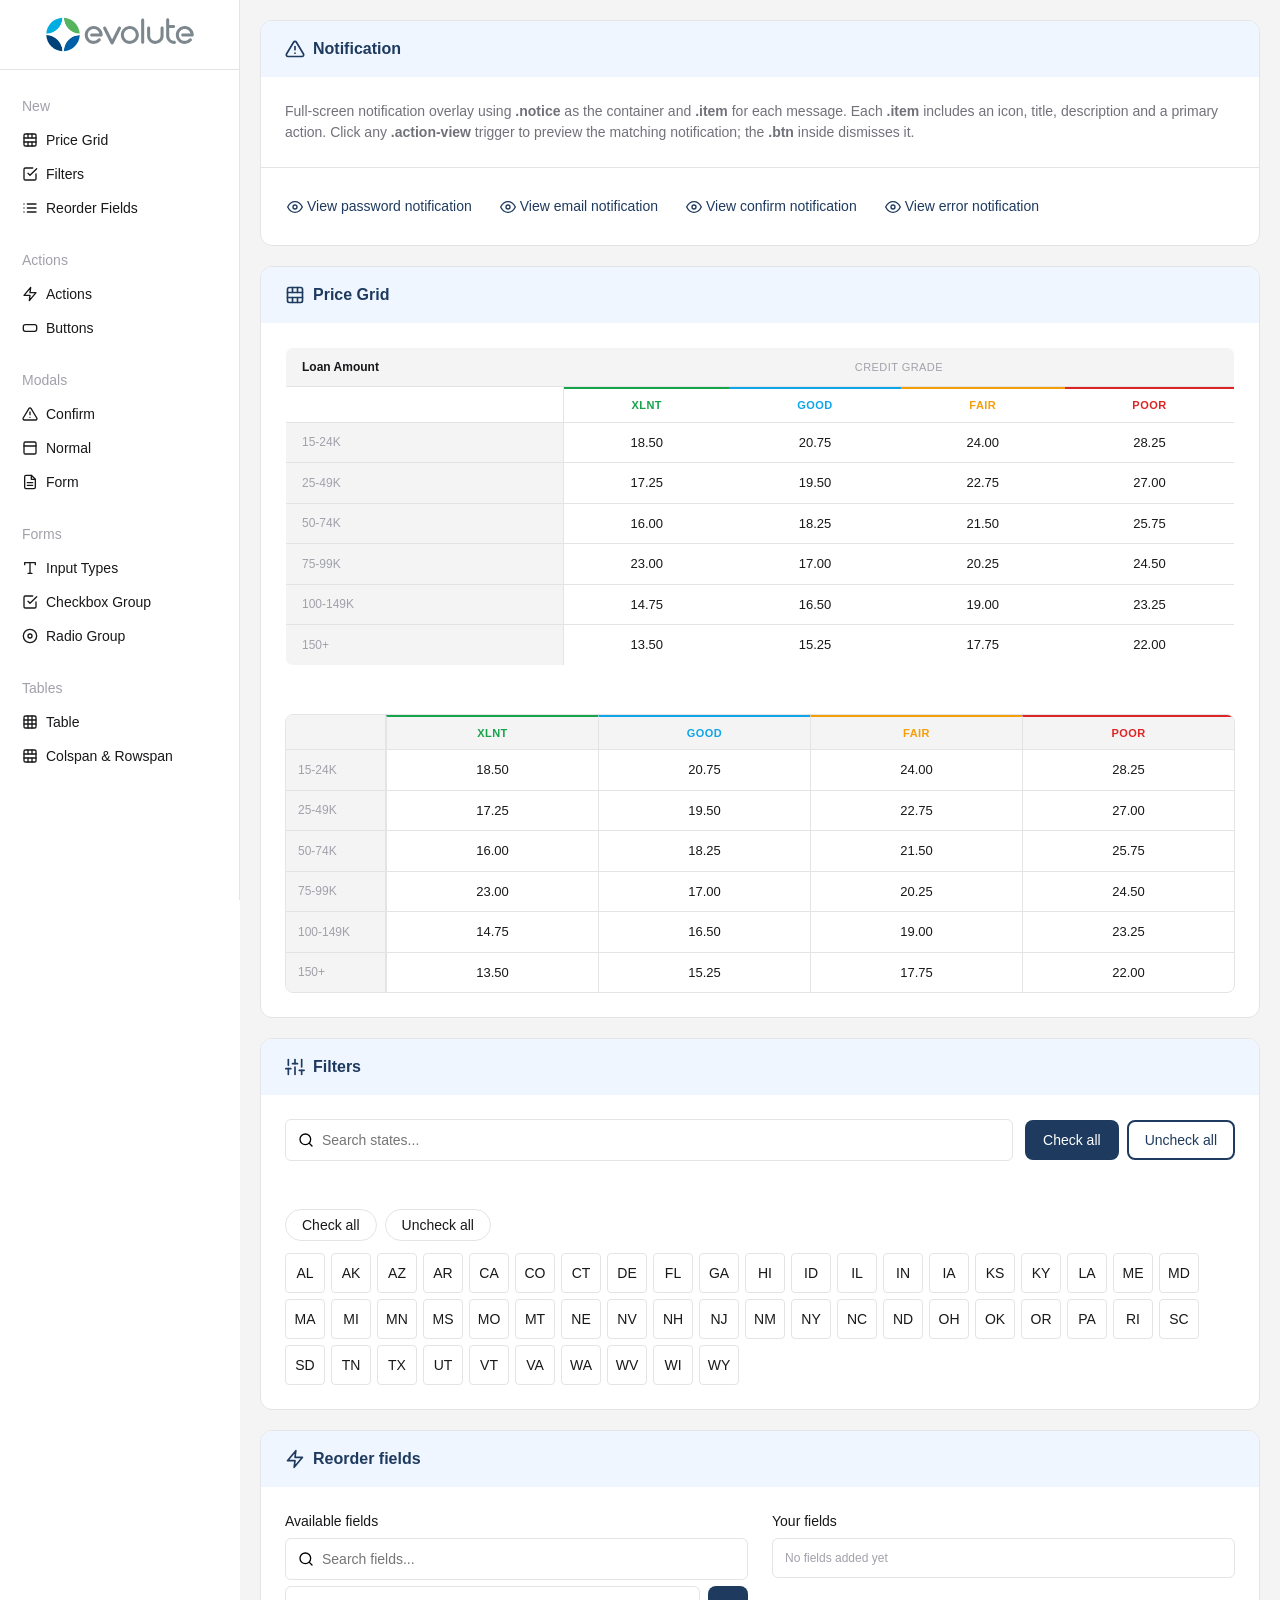
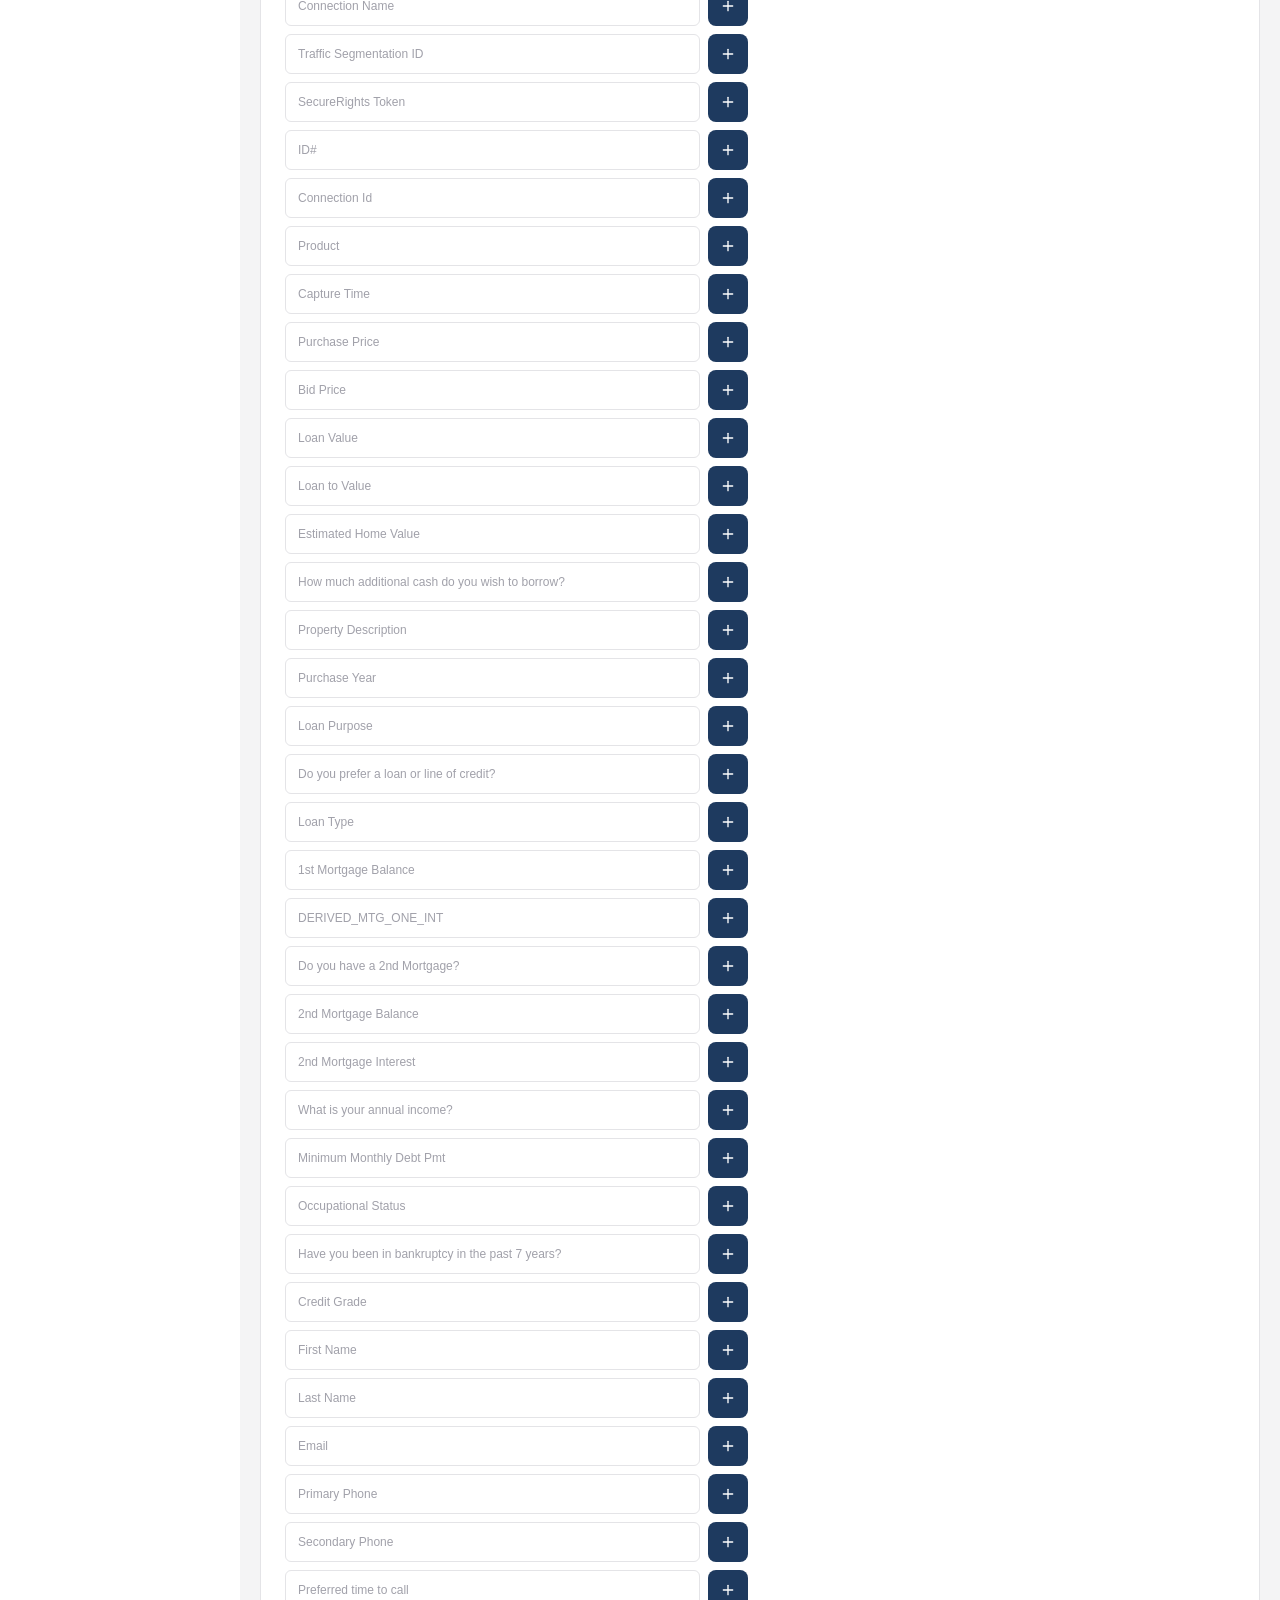
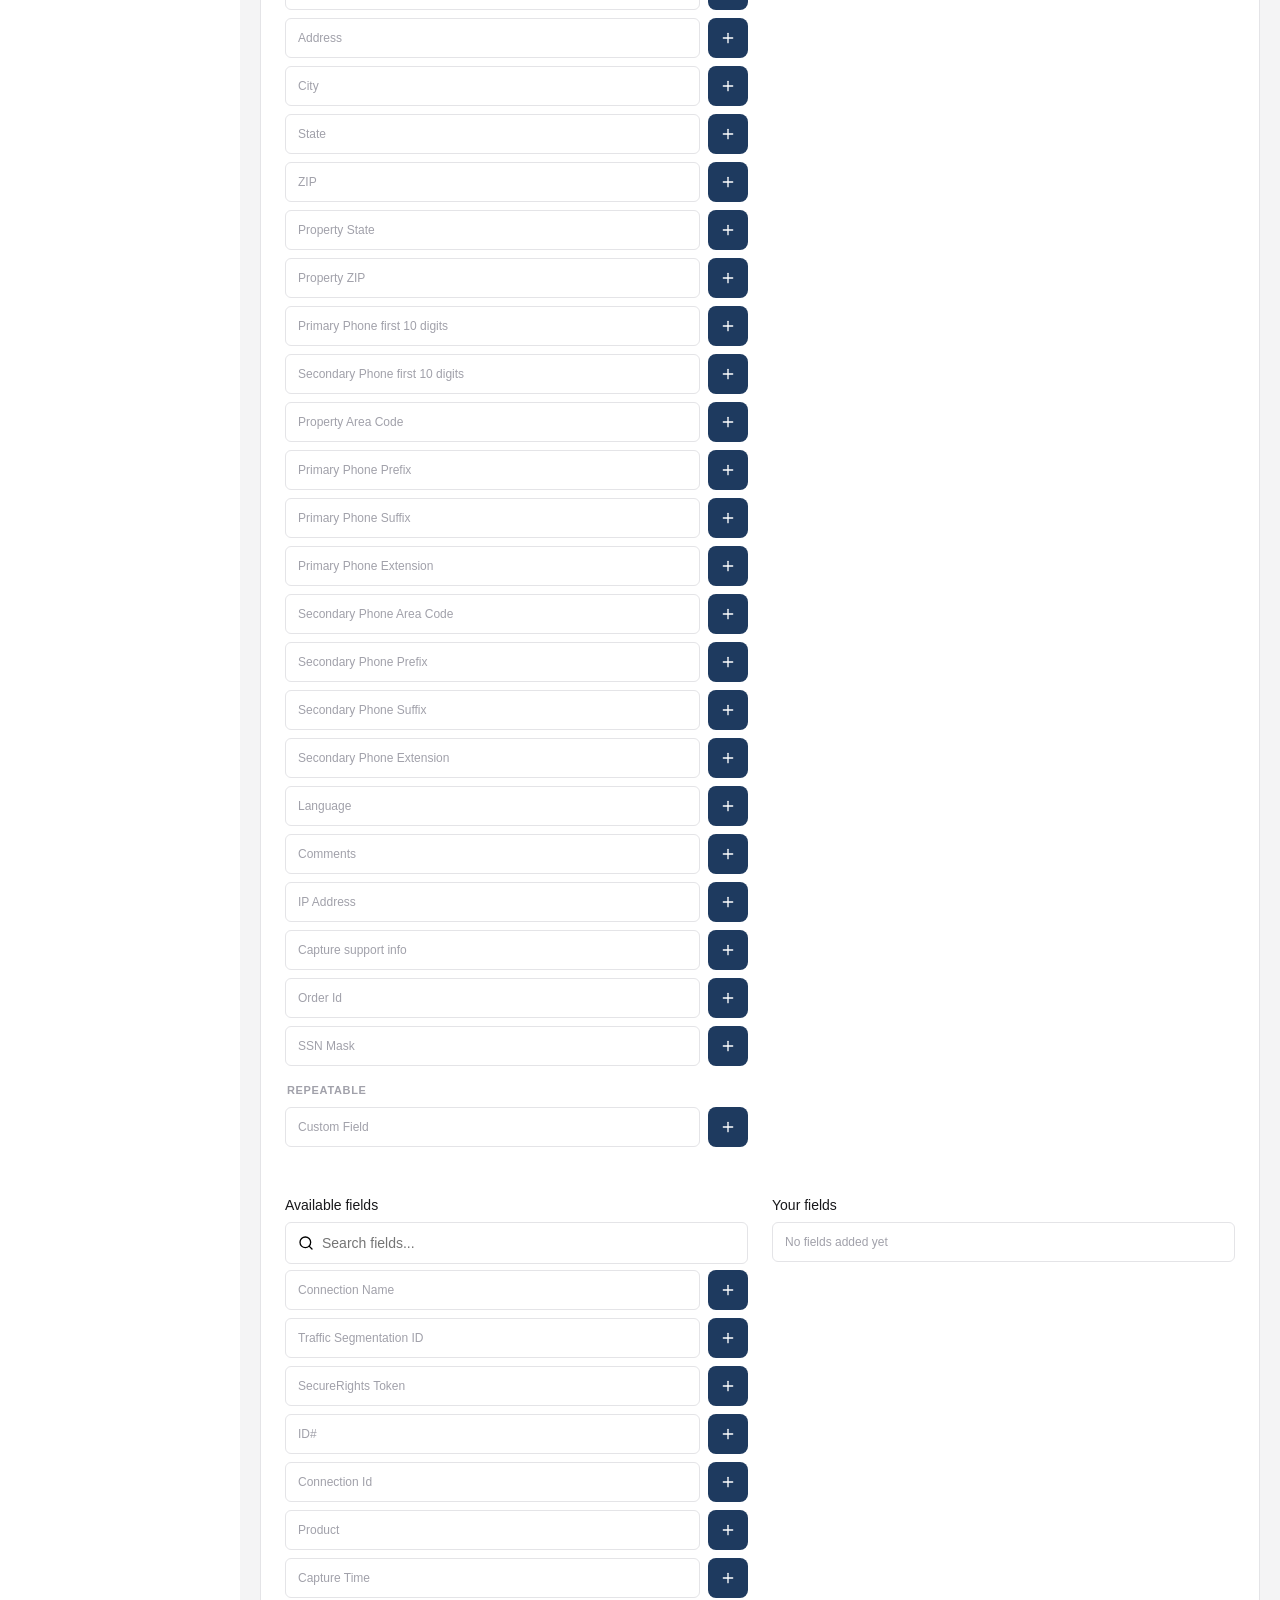
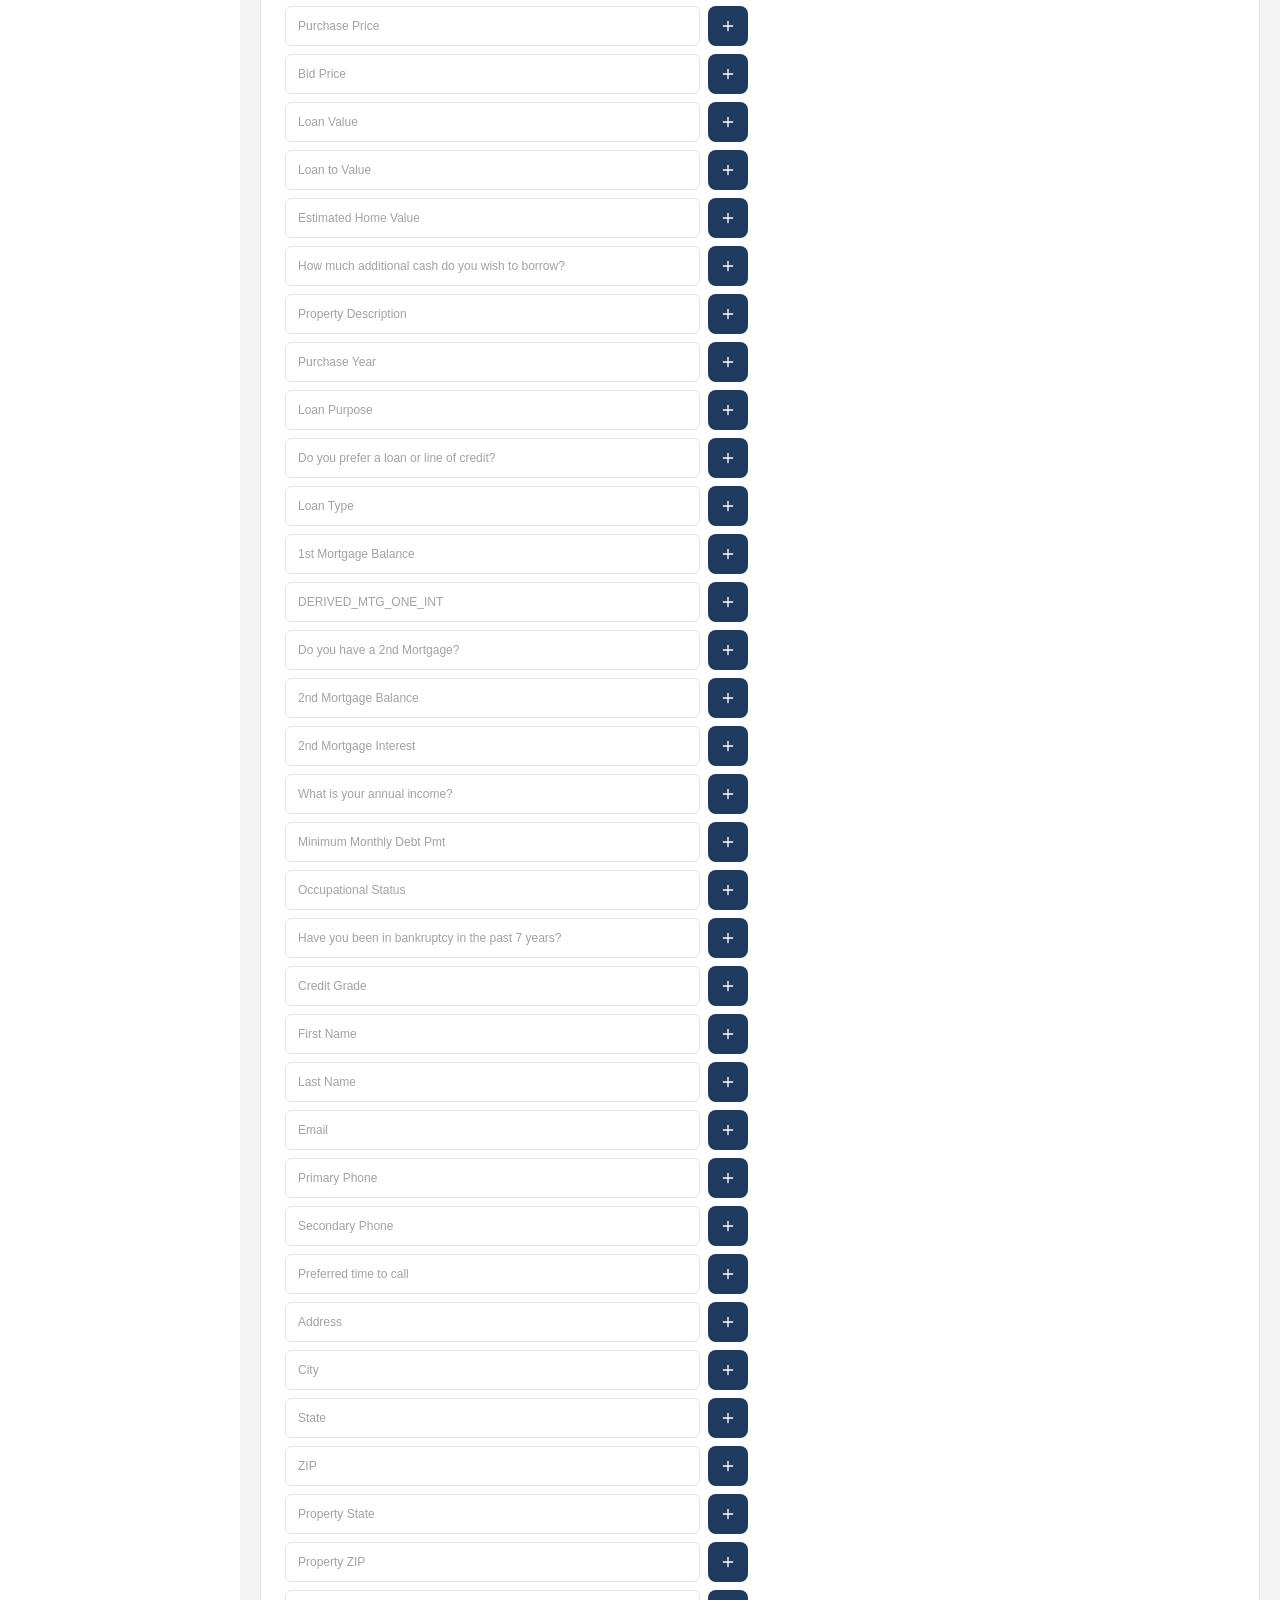
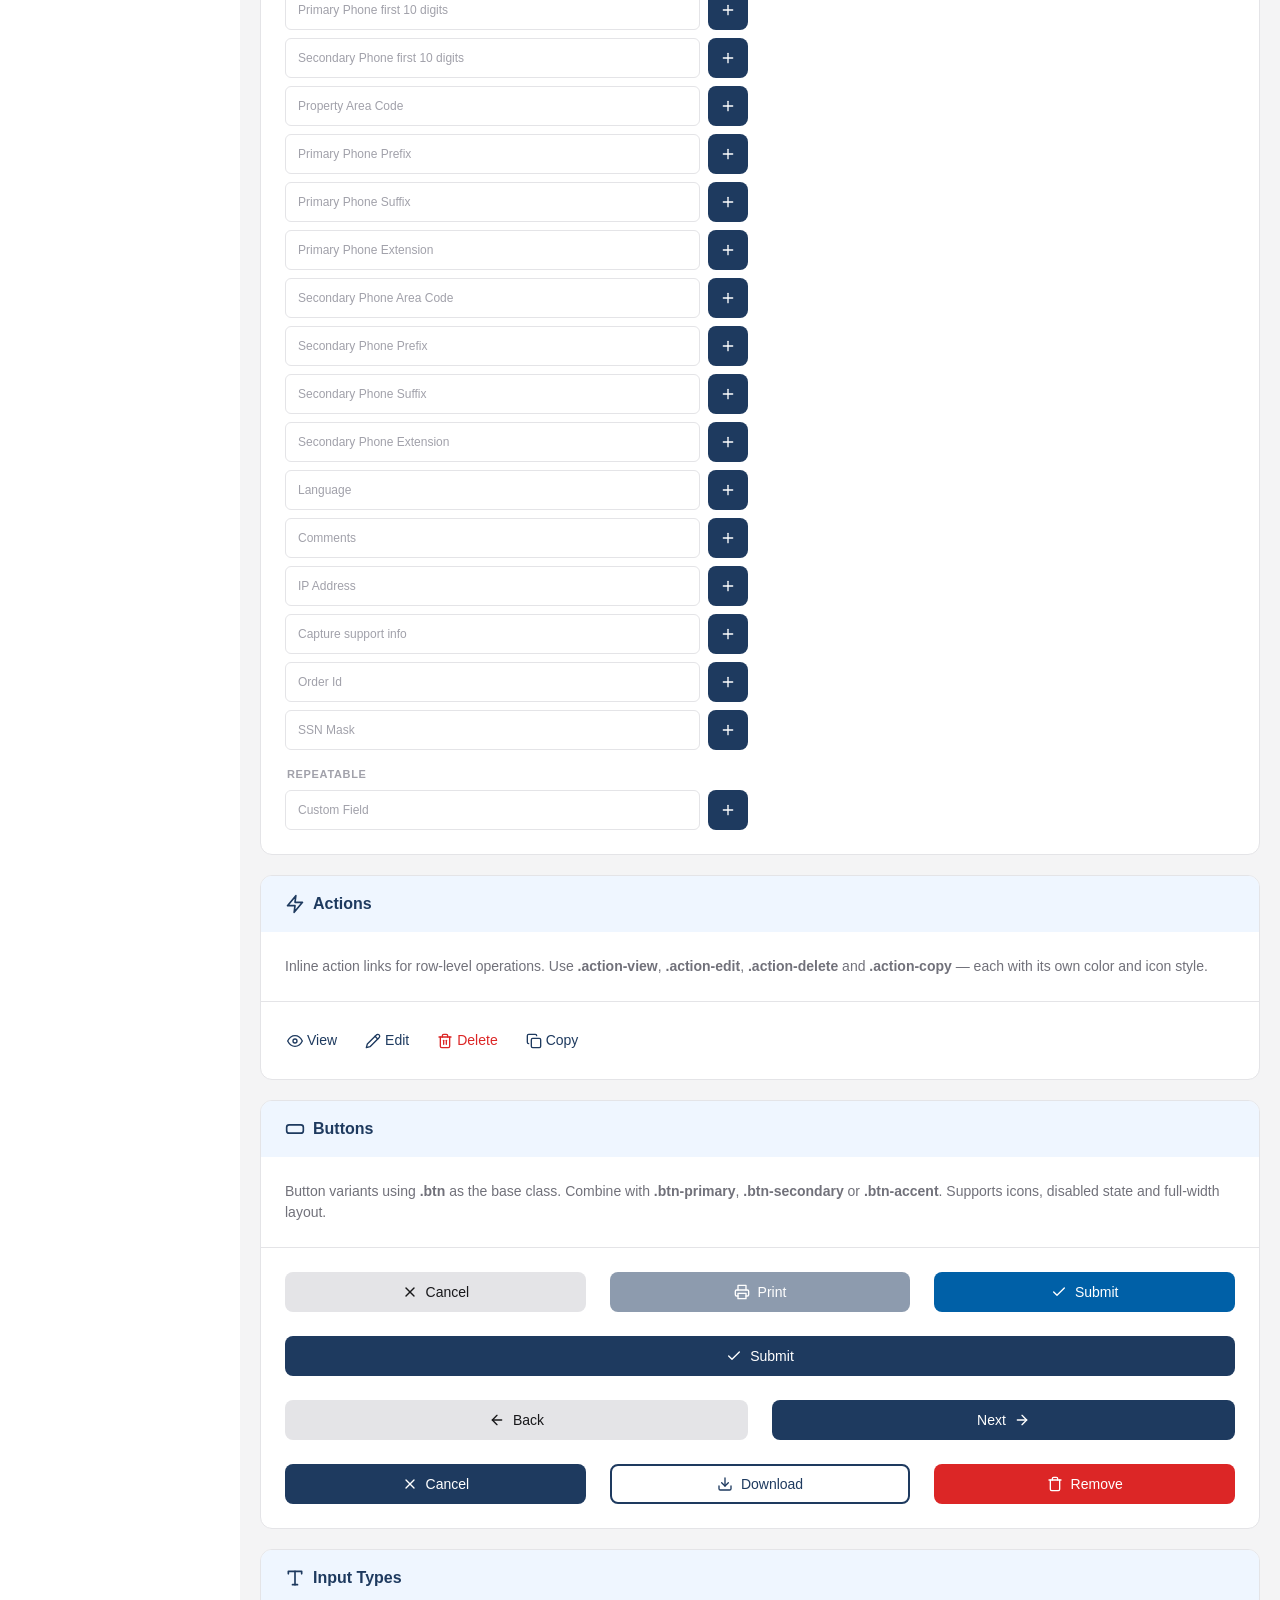
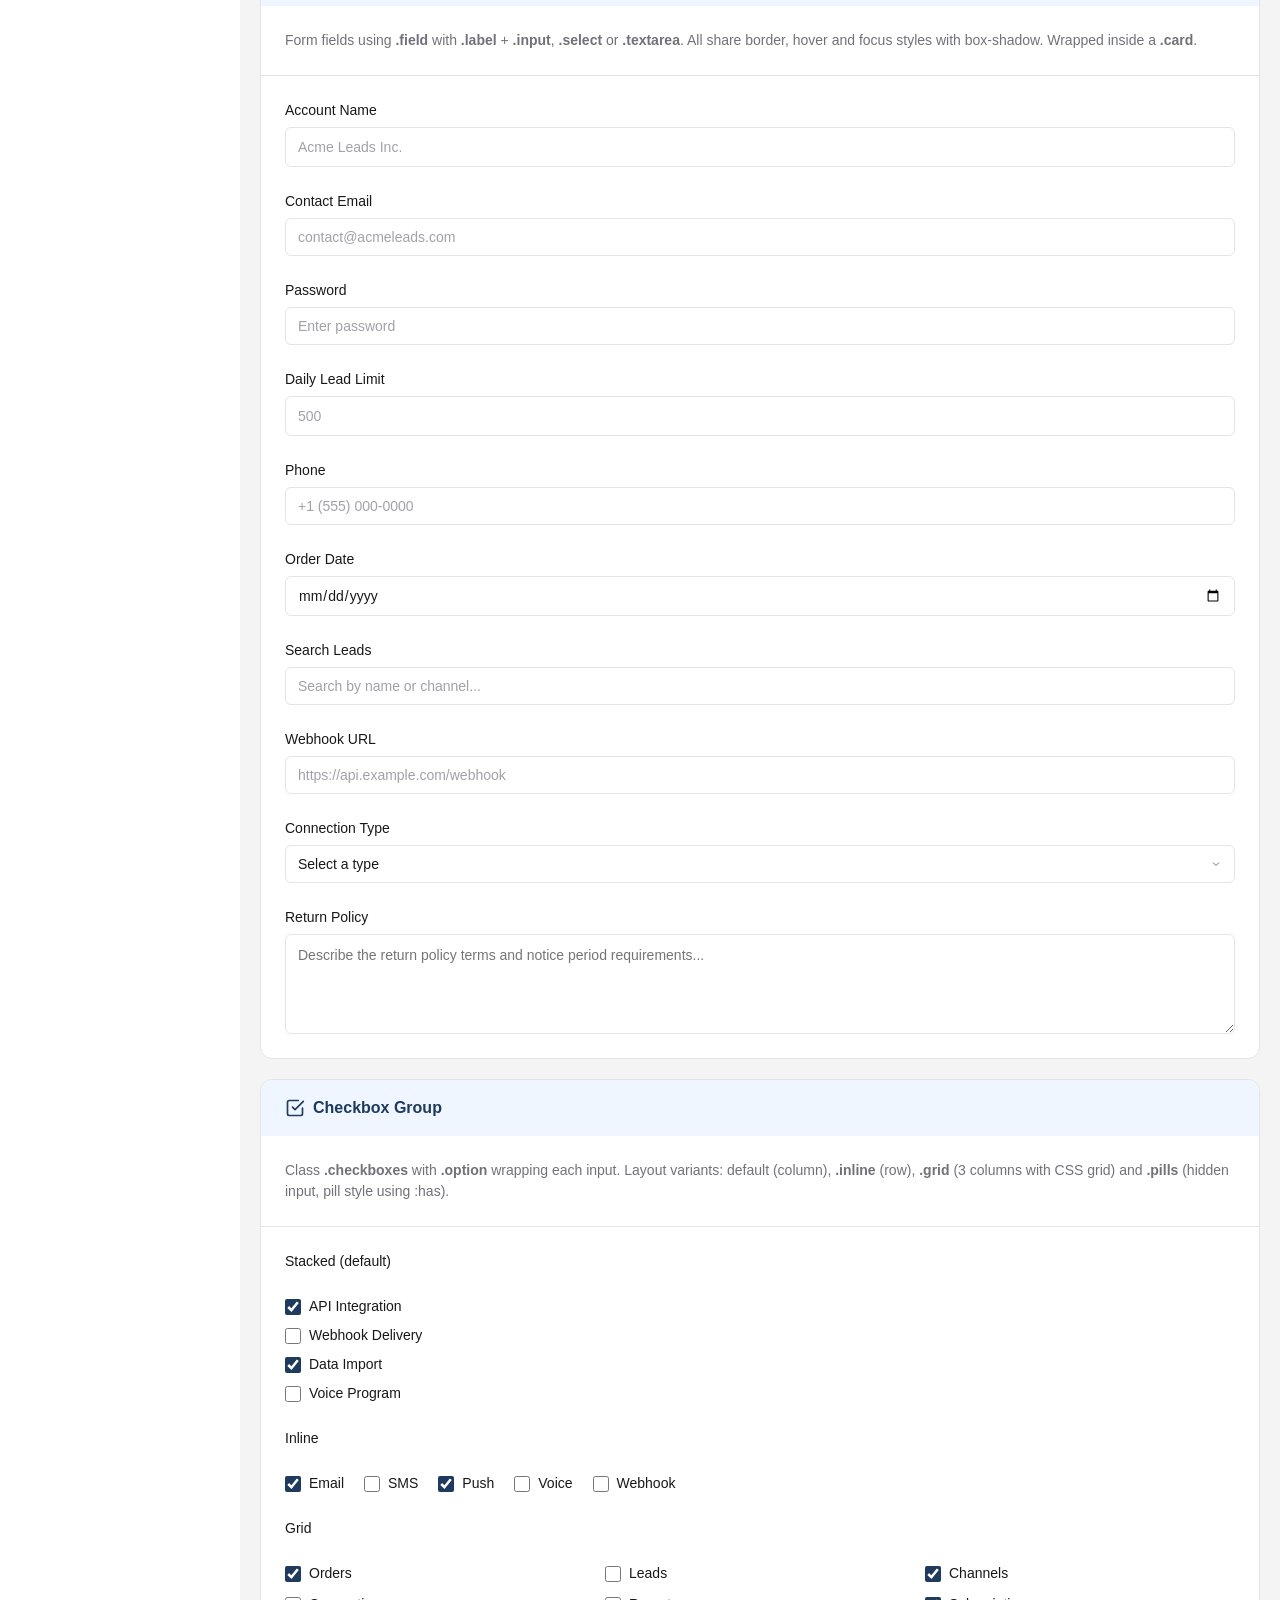
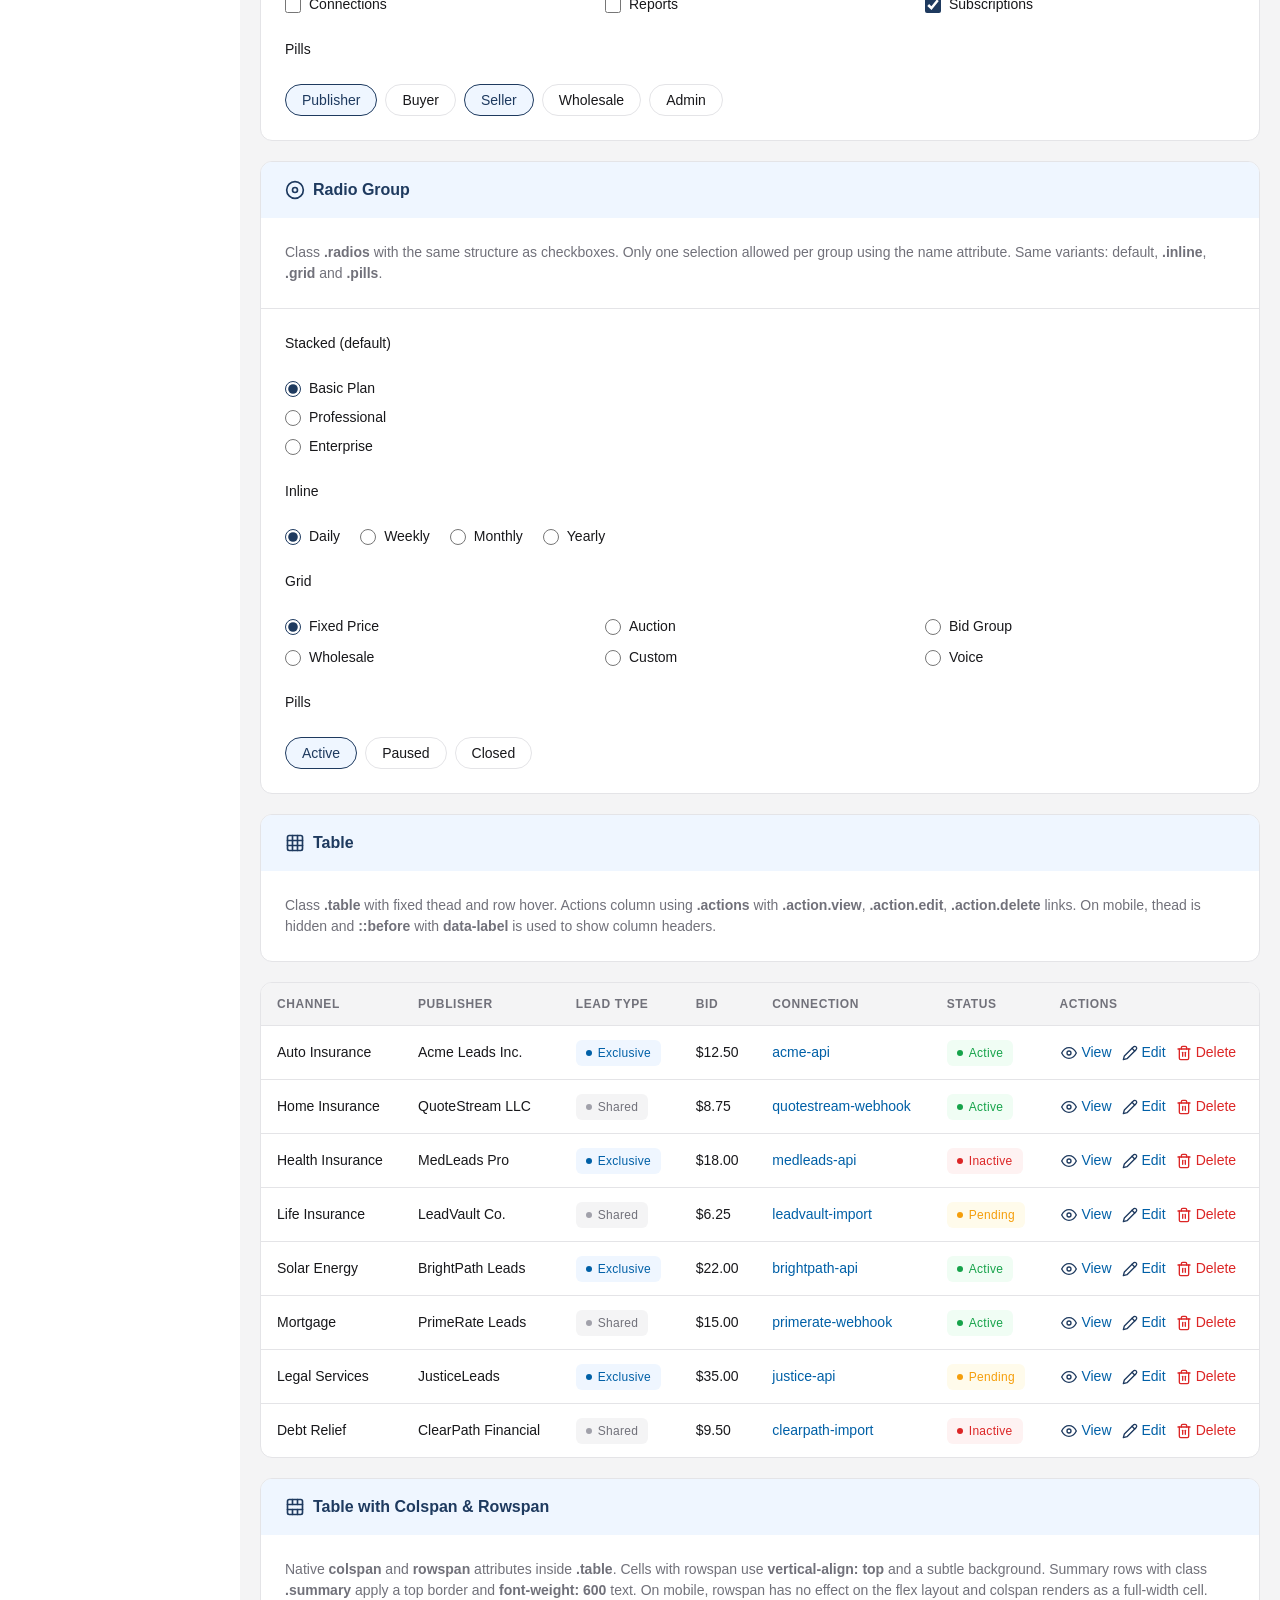
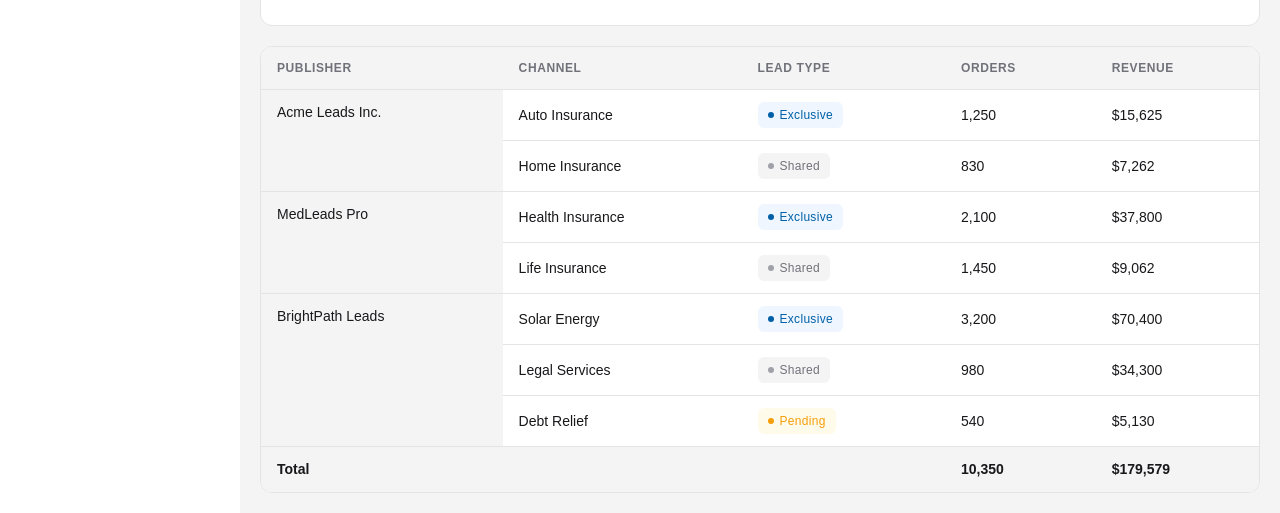
<file: index.html>
<!DOCTYPE html>
<html lang="en">
<head>
    <meta charset="UTF-8">
    <meta name="viewport" content="width=device-width, initial-scale=1.0">
    <title>Evolute</title>
    <link rel="stylesheet" href="main.css">
</head>
<body class="dashboard">
    <aside>
        <div class="nav-logo">
            <svg xmlns="http://www.w3.org/2000/svg" width="150" viewBox="0 0 792 195.87"><style>.cls-1{fill:#7d878e}.cls-2{fill:#fff}.cls-3{fill:#00ade1}.cls-4{fill:#004279}.cls-5{fill:#0060a7}.cls-6{fill:#56b45e}</style><path class="cls-1" d="M257.25,52.44c-26.17,0-47.45,21.29-47.45,47.45s21.29,47.45,47.45,47.45c13.68,0,26.69-5.91,35.71-16.2,2.93-3.35,2.6-8.44-.75-11.38-3.35-2.93-8.44-2.6-11.38.75-5.96,6.8-14.55,10.7-23.58,10.7-17.27,0-31.33-14.05-31.33-31.33s14.05-31.33,31.33-31.33c14.49,0,26.71,9.89,30.28,23.26h-41.02c-4.45,0-8.06,3.61-8.06,8.06s3.61,8.06,8.06,8.06h50.13c4.45,0,8.06-3.61,8.06-8.06,0-26.17-21.29-47.45-47.45-47.45Z"/><path class="cls-1" d="M738.19,52.44c-26.16,0-47.45,21.29-47.45,47.45s21.29,47.45,47.45,47.45c13.68,0,26.69-5.91,35.71-16.2,2.93-3.35,2.6-8.44-.75-11.38-3.35-2.93-8.44-2.6-11.38.75-5.96,6.8-14.55,10.7-23.58,10.7-17.27,0-31.33-14.05-31.33-31.33s14.05-31.33,31.33-31.33c14.49,0,26.71,9.89,30.28,23.26h-41.02c-4.45,0-8.06,3.61-8.06,8.06s3.61,8.06,8.06,8.06h50.13c4.45,0,8.06-3.61,8.06-8.06,0-26.17-21.29-47.45-47.45-47.45Z"/><path class="cls-1" d="m448.02 52.44c-26.17 0-47.45 21.29-47.45 47.45s21.29 47.45 47.45 47.45c13.68 0 26.69-5.91 35.71-16.2 7.57-8.65 11.74-19.75 11.74-31.25 0-26.17-21.29-47.45-47.45-47.45zm23.58 68.09c-5.96 6.8-14.55 10.7-23.58 10.7-17.27 0-31.33-14.05-31.33-31.33s14.05-31.33 31.33-31.33 31.33 14.05 31.33 31.33c0 7.6-2.75 14.92-7.75 20.63z"/><path class="cls-1" d="m618.15 55.42c-4.45 0-8.06 3.61-8.06 8.06v40.36c0 6.64-2.41 13.04-6.77 18.03-5.21 5.95-12.72 9.36-20.61 9.36-15.1 0-27.39-12.29-27.39-27.39v-40.36c0-4.45-3.61-8.06-8.06-8.06s-8.06 3.61-8.06 8.06v40.36c0 23.99 19.52 43.51 43.51 43.51 12.54 0 24.48-5.42 32.75-14.86 6.94-7.93 10.77-18.11 10.77-28.66v-40.36c0-4.45-3.61-8.06-8.06-8.06z"/><path class="cls-1" d="M683.27,131.23c-15.1,0-27.39-12.29-27.39-27.39v-40.39h23.22c4.45,0,8.06-3.61,8.06-8.06s-3.61-8.06-8.06-8.06h-23.22v-27.77c0-4.45-3.61-8.06-8.06-8.06s-8.06,3.61-8.06,8.06v33.89c-.15.62-.25,1.27-.25,1.94s.09,1.32.25,1.94v46.51c0,23.99,19.52,43.51,43.51,43.51,4.45,0,8.06-3.61,8.06-8.06s-3.61-8.06-8.06-8.06Z"/><path class="cls-1" d="M515.72,12.82c-4.45,0-8.06,3.61-8.06,8.06v117.28c0,4.45,3.61,8.06,8.06,8.06s8.06-3.61,8.06-8.06V20.89c0-4.45-3.61-8.06-8.06-8.06Z"/><path class="cls-1" d="M360.86,146.95c.19-.28.36-.57.51-.87.02-.04.05-.07.07-.11l39.39-78.89c1.99-3.98.37-8.83-3.61-10.82-3.98-1.99-8.83-.37-10.82,3.61l-32.18,64.44-32.18-64.44c-1.99-3.98-6.83-5.6-10.82-3.61-3.98,1.99-5.6,6.83-3.61,10.82l39.39,78.89s.05.07.07.11c.16.3.32.59.52.87,0,0,.01.02.02.02.19.28.41.54.64.79.06.07.12.13.18.19.19.19.39.38.59.56.05.05.1.09.16.14.25.2.52.39.8.56.07.05.15.08.23.13.14.08.27.16.41.23.07.04.15.06.23.1.12.06.25.11.37.16.21.08.42.16.63.22.11.03.22.07.34.1.25.06.49.11.74.15.09.01.18.03.27.05.34.04.68.07,1.02.07,0,0,0,0,0,0s0,0,0,0c.34,0,.68-.03,1.02-.07.09-.01.18-.03.27-.05.25-.04.49-.09.74-.15.11-.03.22-.06.34-.1.21-.07.42-.14.63-.22.13-.05.25-.1.37-.16.07-.03.15-.06.23-.1.14-.07.28-.15.41-.23.08-.04.15-.08.23-.13.28-.17.55-.36.8-.56.06-.04.11-.09.16-.14.21-.18.4-.36.59-.55.06-.07.13-.13.19-.2.23-.25.44-.51.63-.79,0,0,.01-.02.02-.03Z"/><path class="cls-4" d="M66.5,125.36c-16.06-15.64-37.2-24.31-59.6-24.47,1.53,46.57,39.08,84.02,85.7,85.36l-.03-1.5c-.63-22.54-9.89-43.63-26.07-59.39Z"/><path class="cls-3" d="M92.58,9.63C46.3,10.98,8.94,47.92,6.94,94.03c46.66-.35,84.62-37.9,85.64-84.4Z"/><path class="cls-6" d="M183.44,94c-2-45.54-38.48-82.13-83.98-84.3.5,22.03,9.23,42.74,24.72,58.5,15.78,16.06,36.8,25.2,59.26,25.8Z"/><path class="cls-5" d="m99.48 184.74-0.04 1.44c45.83-2.17 82.52-39.26 84.04-85.26-45.87 1.19-82.71 37.89-84 83.83z"/><path class="cls-2" d="M183.44,94c-22.46-.6-43.48-9.74-59.26-25.8-15.49-15.77-24.22-36.47-24.72-58.5-1.42-.07-2.84-.1-4.28-.1-.87,0-1.74.02-2.61.04-1.03,46.5-38.99,84.04-85.64,84.4-.06,1.3-.09,2.6-.09,3.91,0,.99.02,1.97.05,2.94,22.4.16,43.54,8.83,59.6,24.47,16.18,15.76,25.43,36.85,26.07,59.39l.03,1.5c.86.02,1.73.04,2.59.04,1.42,0,2.84-.04,4.25-.1l.04-1.44c1.29-45.93,38.13-82.63,84-83.83.03-.99.06-1.98.06-2.98,0-1.32-.03-2.63-.09-3.94Z"/></svg>
        </div>
        <div class="nav-group">
            <span>New</span>
            <a href="#content-price">
                <svg xmlns="http://www.w3.org/2000/svg" width="16" height="16" viewBox="0 0 24 24" fill="none" stroke="currentColor" stroke-width="2" stroke-linecap="round" stroke-linejoin="round"><rect x="3" y="3" width="18" height="18" rx="2"/><path d="M3 9h18"/><path d="M3 15h18"/><path d="M9 3v6"/><path d="M15 3v6"/><path d="M9 15v6"/><path d="M15 15v6"/></svg>
                Price Grid
            </a>
            <a href="#content-filters">
                <svg xmlns="http://www.w3.org/2000/svg" width="16" height="16" viewBox="0 0 24 24" fill="none" stroke="currentColor" stroke-width="2" stroke-linecap="round" stroke-linejoin="round"><polyline points="9 11 12 14 22 4"/><path d="M21 12v7a2 2 0 0 1-2 2H5a2 2 0 0 1-2-2V5a2 2 0 0 1 2-2h11"/></svg>
                Filters
            </a>
            <a href="#content-reorder">
                <svg xmlns="http://www.w3.org/2000/svg" width="16" height="16" viewBox="0 0 24 24" fill="none" stroke="currentColor" stroke-width="2" stroke-linecap="round" stroke-linejoin="round"><line x1="8" y1="6" x2="21" y2="6"/><line x1="8" y1="12" x2="21" y2="12"/><line x1="8" y1="18" x2="21" y2="18"/><line x1="3" y1="6" x2="3.01" y2="6"/><line x1="3" y1="12" x2="3.01" y2="12"/><line x1="3" y1="18" x2="3.01" y2="18"/></svg>
                Reorder Fields
            </a>
        </div>
        <div class="nav-group">
            <span>Actions</span>
            <a href="#content-actions"><svg xmlns="http://www.w3.org/2000/svg" width="16" height="16" viewBox="0 0 24 24" fill="none" stroke="currentColor" stroke-width="2" stroke-linecap="round" stroke-linejoin="round"><polygon points="13 2 3 14 12 14 11 22 21 10 12 10 13 2"/></svg> Actions</a>
            <a href="#content-buttons"><svg xmlns="http://www.w3.org/2000/svg" width="16" height="16" viewBox="0 0 24 24" fill="none" stroke="currentColor" stroke-width="2" stroke-linecap="round" stroke-linejoin="round"><rect x="2" y="7" width="20" height="10" rx="3"/></svg> Buttons</a>
        </div>
        <div class="nav-group">
            <span>Modals</span>
            <a href="#content-modal-confirm"><svg xmlns="http://www.w3.org/2000/svg" width="16" height="16" viewBox="0 0 24 24" fill="none" stroke="currentColor" stroke-width="2" stroke-linecap="round" stroke-linejoin="round"><path d="M10.29 3.86 1.82 18a2 2 0 0 0 1.71 3h16.94a2 2 0 0 0 1.71-3L13.71 3.86a2 2 0 0 0-3.42 0z"/><line x1="12" y1="9" x2="12" y2="13"/><line x1="12" y1="17" x2="12.01" y2="17"/></svg> Confirm</a>
            <a href="#content-modal"><svg xmlns="http://www.w3.org/2000/svg" width="16" height="16" viewBox="0 0 24 24" fill="none" stroke="currentColor" stroke-width="2" stroke-linecap="round" stroke-linejoin="round"><rect x="3" y="3" width="18" height="18" rx="2"/><path d="M3 9h18"/></svg> Normal</a>
            <a href="#content-modal-form"><svg xmlns="http://www.w3.org/2000/svg" width="16" height="16" viewBox="0 0 24 24" fill="none" stroke="currentColor" stroke-width="2" stroke-linecap="round" stroke-linejoin="round"><path d="M14 2H6a2 2 0 0 0-2 2v16a2 2 0 0 0 2 2h12a2 2 0 0 0 2-2V8z"/><polyline points="14 2 14 8 20 8"/><line x1="16" y1="13" x2="8" y2="13"/><line x1="16" y1="17" x2="8" y2="17"/></svg> Form</a>
        </div>
        <div class="nav-group">
            <span>Forms</span>
            <a href="#content-inputs"><svg xmlns="http://www.w3.org/2000/svg" width="16" height="16" viewBox="0 0 24 24" fill="none" stroke="currentColor" stroke-width="2" stroke-linecap="round" stroke-linejoin="round"><path d="M4 7V4h16v3"/><path d="M9 20h6"/><path d="M12 4v16"/></svg> Input Types</a>
            <a href="#content-checkboxes">
                <svg xmlns="http://www.w3.org/2000/svg" width="16" height="16" viewBox="0 0 24 24" fill="none" stroke="currentColor" stroke-width="2" stroke-linecap="round" stroke-linejoin="round"><polyline points="9 11 12 14 22 4"/><path d="M21 12v7a2 2 0 0 1-2 2H5a2 2 0 0 1-2-2V5a2 2 0 0 1 2-2h11"/></svg>
                Checkbox Group
            </a>
            <a href="#content-radios"><svg xmlns="http://www.w3.org/2000/svg" width="16" height="16" viewBox="0 0 24 24" fill="none" stroke="currentColor" stroke-width="2" stroke-linecap="round" stroke-linejoin="round"><circle cx="12" cy="12" r="10"/><circle cx="12" cy="12" r="3"/></svg> Radio Group</a>
        </div>
        <div class="nav-group">
            <span>Tables</span>
            <a href="#content-table"><svg xmlns="http://www.w3.org/2000/svg" width="16" height="16" viewBox="0 0 24 24" fill="none" stroke="currentColor" stroke-width="2" stroke-linecap="round" stroke-linejoin="round"><rect x="3" y="3" width="18" height="18" rx="2"/><path d="M3 9h18"/><path d="M3 15h18"/><path d="M9 3v18"/><path d="M15 3v18"/></svg> Table</a>
            <a href="#content-table-advanced">
                <svg xmlns="http://www.w3.org/2000/svg" width="16" height="16" viewBox="0 0 24 24" fill="none" stroke="currentColor" stroke-width="2" stroke-linecap="round" stroke-linejoin="round"><rect x="3" y="3" width="18" height="18" rx="2"/><path d="M3 9h18"/><path d="M3 15h18"/><path d="M9 3v6"/><path d="M15 3v6"/><path d="M9 15v6"/><path d="M15 15v6"/></svg>
                Colspan &amp; Rowspan
            </a>
        </div>
    </aside>
    <main class="main">
        <div class="content">
            <div class="card">
                <div class="card-title">
                    <svg xmlns="http://www.w3.org/2000/svg" width="20" height="20" viewBox="0 0 24 24" fill="none" stroke="currentColor" stroke-width="2" stroke-linecap="round" stroke-linejoin="round"><path d="M10.29 3.86 1.82 18a2 2 0 0 0 1.71 3h16.94a2 2 0 0 0 1.71-3L13.71 3.86a2 2 0 0 0-3.42 0z"></path><line x1="12" y1="9" x2="12" y2="13"></line><line x1="12" y1="17" x2="12.01" y2="17"></line></svg>
                    Notification
                </div>
                <div class="card-description">Full-screen notification overlay using <b>.notice</b> as the container and <b>.item</b> for each message. Each <b>.item</b> includes an icon, title, description and a primary action. Click any <b>.action-view</b> trigger to preview the matching notification; the <b>.btn</b> inside dismisses it.</div>
                <div class="card-content content-inline">
                    <span class="action-view">View password notification</span>
                    <span class="action-view">View email notification</span>
                    <span class="action-view">View confirm notification</span>
                    <span class="action-view">View error notification</span>
                    <div class="notice">
                        <div class="item">
                            <svg xmlns="http://www.w3.org/2000/svg" width="64" height="64" viewBox="0 0 64 64" fill="none"><circle cx="32" cy="32" r="32" fill="#f0fdf4" /><circle cx="32" cy="32" r="24" fill="#dcfce7" /><rect x="23" y="30" width="18" height="14" rx="2.5" fill="none" stroke="#16a34a" stroke-width="2" /><path d="M27 30v-4a5 5 0 0 1 10 0v4" fill="none" stroke="#16a34a" stroke-width="2" stroke-linecap="round" /><path d="M29 37l2.5 2.5L36 35" fill="none" stroke="#16a34a" stroke-width="2" stroke-linecap="round" stroke-linejoin="round" /></svg>
                            <h1>Password Changed</h1>
                            <p>Your password has been updated. You can now log in with your new credentials.</p>
                            <a href="" class="btn btn-primary">Log In</a>
                        </div>
                        <div class="item">
                            <svg xmlns="http://www.w3.org/2000/svg" width="64" height="64" viewBox="0 0 64 64" fill="none"><circle cx="32" cy="32" r="32" fill="#eff6ff" /><circle cx="32" cy="32" r="24" fill="#dbeafe" /><rect x="18" y="24" width="28" height="18" rx="3" fill="none" stroke="#0060a7" stroke-width="2" /><polyline points="18,26 32,35 46,26" fill="none" stroke="#0060a7" stroke-width="2" stroke-linecap="round" stroke-linejoin="round" /><circle cx="44" cy="22" r="6" fill="#0060a7" /><text x="44" y="25" text-anchor="middle" fill="#fff" font-size="9" font-weight="700" font-family="system-ui">1</text></svg>
                            <h1>Confirm Your Email</h1>
                            <p>We sent a confirmation to <b>meena.test@123seller.com</b>. Check your inbox for the subject line: <i>Complete your application</i>.</p>
                            <span>Didn't get it? Check your spam folder or call us at <a href="tel:+18668328156">1-866-832-8156</a>.</span>
                            <a href="" class="btn btn-primary">Open Inbox</a>
                        </div>
                        <div class="item">
                            <svg xmlns="http://www.w3.org/2000/svg" width="64" height="64" viewBox="0 0 64 64" fill="none"><circle cx="32" cy="32" r="32" fill="#f0fdf4" /><circle cx="32" cy="32" r="24" fill="#dcfce7" /><path d="M32 18a14 14 0 1 0 0 28 14 14 0 0 0 0-28z" fill="none" stroke="#16a34a" stroke-width="2" /><path d="M25 32l5 5 9-10" fill="none" stroke="#16a34a" stroke-width="2.5" stroke-linecap="round" stroke-linejoin="round" /></svg>            <h1>Email Verified</h1>
                            <p>Your account is under review and will be activated within one business day. You'll receive a confirmation email with next steps to start selling.</p>
                            <a href="" class="btn btn-primary">Go Home</a>
                        </div>
                        <div class="item">
                            <svg xmlns="http://www.w3.org/2000/svg" width="64" height="64" viewBox="0 0 64 64" fill="none"><circle cx="32" cy="32" r="32" fill="#fef2f2"/><circle cx="32" cy="32" r="24" fill="#fee2e2"/><circle cx="32" cy="32" r="14" fill="none" stroke="#dc2626" stroke-width="2"/><line x1="27" y1="27" x2="37" y2="37" stroke="#dc2626" stroke-width="2.5" stroke-linecap="round"/><line x1="37" y1="27" x2="27" y2="37" stroke="#dc2626" stroke-width="2.5" stroke-linecap="round"/></svg>
                            <h1>Something Went Wrong</h1>
                            <p>We couldn't process your request. Please try again or contact support if the issue persists.</p>
                            <span>Error code: 500</span>
                            <a href="" class="btn btn-primary">Go Home</a>
                        </div>
                    </div>
                </div>
            </div>
            <div class="card" id="content-price">
                <div class="card-title">
                    <svg xmlns="http://www.w3.org/2000/svg" width="20" height="20" viewBox="0 0 24 24" fill="none" stroke="currentColor" stroke-width="2" stroke-linecap="round" stroke-linejoin="round"><rect x="3" y="3" width="18" height="18" rx="2"/><path d="M3 9h18"/><path d="M3 15h18"/><path d="M9 3v6"/><path d="M15 3v6"/><path d="M9 15v6"/><path d="M15 15v6"/></svg>
                    Price Grid
                </div>
                <!-- PRICE GRID V1 -->
                <div class="card-content">
                    <table class="grid">
                        <thead>
                            <tr>
                                <th>Loan Amount</th>
                                <th colspan="4">Credit Grade</th>
                            </tr>
                            <tr>
                                <th></th>
                                <th><span class="col-label">XLNT</span></th>
                                <th><span class="col-label">GOOD</span></th>
                                <th><span class="col-label">FAIR</span></th>
                                <th><span class="col-label">POOR</span></th>
                            </tr>
                        </thead>
                        <tbody>
                            <tr><td>15-24K</td><td>18.50</td><td>20.75</td><td>24.00</td><td>28.25</td></tr>
                            <tr><td>25-49K</td><td>17.25</td><td>19.50</td><td>22.75</td><td>27.00</td></tr>
                            <tr><td>50-74K</td><td>16.00</td><td>18.25</td><td>21.50</td><td>25.75</td></tr>
                            <tr><td>75-99K</td><td>23.00</td><td>17.00</td><td>20.25</td><td>24.50</td></tr>
                            <tr><td>100-149K</td><td>14.75</td><td>16.50</td><td>19.00</td><td>23.25</td></tr>
                            <tr><td>150+</td><td>13.50</td><td>15.25</td><td>17.75</td><td>22.00</td></tr>
                        </tbody>
                    </table>
                </div>
                <!-- PRICE GRID V2 -->
                <div class="card-content">
                    <div class="tiles">
                        <div class="trow thead">
                            <div class="range"></div>
                            <div class="grade">XLNT</div>
                            <div class="grade">GOOD</div>
                            <div class="grade">FAIR</div>
                            <div class="grade">POOR</div>
                        </div>
                        <div class="trow">
                            <div class="range">15-24K</div>
                            <div class="grade active">18.50</div>
                            <div class="grade active">20.75</div>
                            <div class="grade active">24.00</div>
                            <div class="grade active">28.25</div>
                        </div>
                        <div class="trow">
                            <div class="range">25-49K</div>
                            <div class="grade active">17.25</div>
                            <div class="grade active">19.50</div>
                            <div class="grade active">22.75</div>
                            <div class="grade active">27.00</div>
                        </div>
                        <div class="trow">
                            <div class="range">50-74K</div>
                            <div class="grade active">16.00</div>
                            <div class="grade active">18.25</div>
                            <div class="grade active">21.50</div>
                            <div class="grade active">25.75</div>
                        </div>
                        <div class="trow">
                            <div class="range">75-99K</div>
                            <div class="grade active">23.00</div>
                            <div class="grade active">17.00</div>
                            <div class="grade active">20.25</div>
                            <div class="grade active">24.50</div>
                        </div>
                        <div class="trow">
                            <div class="range">100-149K</div>
                            <div class="grade active">14.75</div>
                            <div class="grade active">16.50</div>
                            <div class="grade active">19.00</div>
                            <div class="grade active">23.25</div>
                        </div>
                        <div class="trow">
                            <div class="range">150+</div>
                            <div class="grade active">13.50</div>
                            <div class="grade active">15.25</div>
                            <div class="grade active">17.75</div>
                            <div class="grade active">22.00</div>
                        </div>
                    </div>
                </div>
            </div>
            <div class="card" id="content-filters">
                <div class="card-title">
                    <svg xmlns="http://www.w3.org/2000/svg" width="20" height="20" viewBox="0 0 24 24" fill="none" stroke="currentColor" stroke-width="2" stroke-linecap="round" stroke-linejoin="round"><line x1="4" y1="21" x2="4" y2="14"/><line x1="4" y1="10" x2="4" y2="3"/><line x1="12" y1="21" x2="12" y2="12"/><line x1="12" y1="8" x2="12" y2="3"/><line x1="20" y1="21" x2="20" y2="16"/><line x1="20" y1="12" x2="20" y2="3"/><line x1="1" y1="14" x2="7" y2="14"/><line x1="9" y1="8" x2="15" y2="8"/><line x1="17" y1="16" x2="23" y2="16"/></svg>
                    Filters
                </div>
                <div class="card-content">
                    <div class="search">
                        <div class="search-field">
                            <div class="search-bar">
                                <input type="text" placeholder="Search states...">
                                <span class="search-count"></span>
                            </div>
                            <div class="search-results"></div>
                        </div>
                        <div class="search-actions">
                            <button type="button" class="btn btn-primary" data-search-action="check-all">Check all</button>
                            <button type="button" class="btn btn-outline" data-search-action="uncheck-all">Uncheck all</button>
                        </div>
                    </div>
                </div>
                <!-- FILTER V2 -->
                <div class="card-content">
                    <div class="pick">
                        <div class="checkboxes pills">
                            <label data-action="check-all"><input type="checkbox"> Check all</label>
                            <label data-action="uncheck-all"><input type="checkbox"> Uncheck all</label>
                        </div>
                        <div class="pick-content">
                            <label data-label="Alabama"><input type="checkbox" value="AL"> AL</label>
                            <label data-label="Alaska"><input type="checkbox" value="AK"> AK</label>
                            <label data-label="Arizona"><input type="checkbox" value="AZ"> AZ</label>
                            <label data-label="Arkansas"><input type="checkbox" value="AR"> AR</label>
                            <label data-label="California"><input type="checkbox" value="CA"> CA</label>
                            <label data-label="Colorado"><input type="checkbox" value="CO"> CO</label>
                            <label data-label="Connecticut"><input type="checkbox" value="CT"> CT</label>
                            <label data-label="Delaware"><input type="checkbox" value="DE"> DE</label>
                            <label data-label="Florida"><input type="checkbox" value="FL"> FL</label>
                            <label data-label="Georgia"><input type="checkbox" value="GA"> GA</label>
                            <label data-label="Hawaii"><input type="checkbox" value="HI"> HI</label>
                            <label data-label="Idaho"><input type="checkbox" value="ID"> ID</label>
                            <label data-label="Illinois"><input type="checkbox" value="IL"> IL</label>
                            <label data-label="Indiana"><input type="checkbox" value="IN"> IN</label>
                            <label data-label="Iowa"><input type="checkbox" value="IA"> IA</label>
                            <label data-label="Kansas"><input type="checkbox" value="KS"> KS</label>
                            <label data-label="Kentucky"><input type="checkbox" value="KY"> KY</label>
                            <label data-label="Louisiana"><input type="checkbox" value="LA"> LA</label>
                            <label data-label="Maine"><input type="checkbox" value="ME"> ME</label>
                            <label data-label="Maryland"><input type="checkbox" value="MD"> MD</label>
                            <label data-label="Massachusetts"><input type="checkbox" value="MA"> MA</label>
                            <label data-label="Michigan"><input type="checkbox" value="MI"> MI</label>
                            <label data-label="Minnesota"><input type="checkbox" value="MN"> MN</label>
                            <label data-label="Mississippi"><input type="checkbox" value="MS"> MS</label>
                            <label data-label="Missouri"><input type="checkbox" value="MO"> MO</label>
                            <label data-label="Montana"><input type="checkbox" value="MT"> MT</label>
                            <label data-label="Nebraska"><input type="checkbox" value="NE"> NE</label>
                            <label data-label="Nevada"><input type="checkbox" value="NV"> NV</label>
                            <label data-label="New Hampshire"><input type="checkbox" value="NH"> NH</label>
                            <label data-label="New Jersey"><input type="checkbox" value="NJ"> NJ</label>
                            <label data-label="New Mexico"><input type="checkbox" value="NM"> NM</label>
                            <label data-label="New York"><input type="checkbox" value="NY"> NY</label>
                            <label data-label="North Carolina"><input type="checkbox" value="NC"> NC</label>
                            <label data-label="North Dakota"><input type="checkbox" value="ND"> ND</label>
                            <label data-label="Ohio"><input type="checkbox" value="OH"> OH</label>
                            <label data-label="Oklahoma"><input type="checkbox" value="OK"> OK</label>
                            <label data-label="Oregon"><input type="checkbox" value="OR"> OR</label>
                            <label data-label="Pennsylvania"><input type="checkbox" value="PA"> PA</label>
                            <label data-label="Rhode Island"><input type="checkbox" value="RI"> RI</label>
                            <label data-label="South Carolina"><input type="checkbox" value="SC"> SC</label>
                            <label data-label="South Dakota"><input type="checkbox" value="SD"> SD</label>
                            <label data-label="Tennessee"><input type="checkbox" value="TN"> TN</label>
                            <label data-label="Texas"><input type="checkbox" value="TX"> TX</label>
                            <label data-label="Utah"><input type="checkbox" value="UT"> UT</label>
                            <label data-label="Vermont"><input type="checkbox" value="VT"> VT</label>
                            <label data-label="Virginia"><input type="checkbox" value="VA"> VA</label>
                            <label data-label="Washington"><input type="checkbox" value="WA"> WA</label>
                            <label data-label="West Virginia"><input type="checkbox" value="WV"> WV</label>
                            <label data-label="Wisconsin"><input type="checkbox" value="WI"> WI</label>
                            <label data-label="Wyoming"><input type="checkbox" value="WY"> WY</label>
                        </div>
                    </div>
                </div>
                <!-- FILTER V2 -->
            </div>
            <div class="card" id="content-reorder">
                <div class="card-title">
                    <svg xmlns="http://www.w3.org/2000/svg" width="20" height="20" viewBox="0 0 24 24" fill="none" stroke="currentColor" stroke-width="2" stroke-linecap="round" stroke-linejoin="round"><polygon points="13 2 3 14 12 14 11 22 21 10 12 10 13 2"/></svg>
                    Reorder fields
                </div>
                <div class="card-content">
                    <div class="custom-fields">
                        <div class="custom-selection">
                            <span class="label">Available fields</span>
                            <div class="search-field">
                                <div class="search-bar">
                                    <input type="text" id="reorder-search" placeholder="Search fields...">
                                </div>
                            </div>
                            <ul class="custom-items" id="reorder-available"></ul>
                            <span class="label" id="show-available">Show more</span>
                        </div>
                        <div class="custom-selection">
                            <span class="label">Your fields</span>
                            <ul class="custom-items" id="reorder-selected"></ul>
                        </div>
                    </div>
                </div>

                <!-- REORDER V2 -->
                <div class="card-content">
                    <div class="custom-fields">
                        <div class="custom-selection">
                            <span class="label">Available fields</span>
                            <div class="search-field">
                                <div class="search-bar">
                                    <input type="text" id="reorder2-search" placeholder="Search fields...">
                                </div>
                            </div>
                            <ul class="custom-items" id="reorder2-available"></ul>
                            <span class="label" id="show2-available">Show more</span>
                        </div>
                        <div class="custom-selection">
                            <span class="label">Your fields</span>
                            <ul class="custom-items" id="reorder2-selected"></ul>
                        </div>
                    </div>
                </div>
                <!-- REORDER V2 -->
            </div>

            <div class="card" id="content-actions">
                <div class="card-title">
                    <svg xmlns="http://www.w3.org/2000/svg" width="20" height="20" viewBox="0 0 24 24" fill="none" stroke="currentColor" stroke-width="2" stroke-linecap="round" stroke-linejoin="round"><polygon points="13 2 3 14 12 14 11 22 21 10 12 10 13 2"/></svg>
                    Actions
                </div>
                <div class="card-description">Inline action links for row-level operations. Use <b>.action-view</b>, <b>.action-edit</b>, <b>.action-delete</b> and <b>.action-copy</b> — each with its own color and icon style.</div>
                <div class="card-content content-inline">
                    <a href="" class="action-view">View</a>
                    <a href="" class="action-edit">Edit</a>
                    <a href="" class="action-delete">Delete</a>
                    <a href="" class="action-copy">Copy</a>
                </div>
            </div>
            <div class="card" id="content-buttons">
                <div class="card-title"><svg xmlns="http://www.w3.org/2000/svg" width="20" height="20" viewBox="0 0 24 24" fill="none" stroke="currentColor" stroke-width="2" stroke-linecap="round" stroke-linejoin="round"><rect x="2" y="7" width="20" height="10" rx="3"/></svg> Buttons</div>
                <div class="card-description">Button variants using <b>.btn</b> as the base class. Combine with <b>.btn-primary</b>, <b>.btn-secondary</b> or <b>.btn-accent</b>. Supports icons, disabled state and full-width layout.</div>
                <div class="card-content">
                    <div class="button-wrapper">
                        <button class="btn btn-secondary">
                            <svg xmlns="http://www.w3.org/2000/svg" viewBox="0 0 24 24" fill="none" stroke="currentColor"
                                stroke-width="2" stroke-linecap="round" stroke-linejoin="round">
                                <line x1="18" y1="6" x2="6" y2="18" />
                                <line x1="6" y1="6" x2="18" y2="18" />
                            </svg>
                            Cancel
                        </button>
                        <button class="btn btn-primary" disabled>
                            <svg xmlns="http://www.w3.org/2000/svg" viewBox="0 0 24 24" fill="none" stroke="currentColor"
                                stroke-width="2" stroke-linecap="round" stroke-linejoin="round">
                                <polyline points="6 9 6 2 18 2 18 9" />
                                <path d="M6 18H4a2 2 0 0 1-2-2v-5a2 2 0 0 1 2-2h16a2 2 0 0 1 2 2v5a2 2 0 0 1-2 2h-2" />
                                <rect x="6" y="14" width="12" height="8" />
                            </svg>
                            Print
                        </button>
                        <button class="btn btn-accent">
                            <svg xmlns="http://www.w3.org/2000/svg" viewBox="0 0 24 24" fill="none" stroke="currentColor"
                                stroke-width="2" stroke-linecap="round" stroke-linejoin="round">
                                <polyline points="20 6 9 17 4 12" />
                            </svg>
                            Submit
                        </button>
                    </div>
                    <div class="button-wrapper">
                        <button class="btn btn-primary">
                            <svg xmlns="http://www.w3.org/2000/svg" viewBox="0 0 24 24" fill="none" stroke="currentColor"
                                stroke-width="2" stroke-linecap="round" stroke-linejoin="round">
                                <polyline points="20 6 9 17 4 12" />
                            </svg>
                            Submit
                        </button>
                    </div>
                    <div class="button-wrapper">
                        <button class="btn btn-secondary">
                            <svg xmlns="http://www.w3.org/2000/svg" viewBox="0 0 24 24" fill="none" stroke="currentColor"
                                stroke-width="2" stroke-linecap="round" stroke-linejoin="round">
                                <line x1="19" y1="12" x2="5" y2="12" />
                                <polyline points="12 19 5 12 12 5" />
                            </svg>
                            Back
                        </button>
                        <button class="btn btn-primary">
                            Next
                            <svg xmlns="http://www.w3.org/2000/svg" viewBox="0 0 24 24" fill="none" stroke="currentColor"
                                stroke-width="2" stroke-linecap="round" stroke-linejoin="round">
                                <line x1="5" y1="12" x2="19" y2="12" />
                                <polyline points="12 5 19 12 12 19" />
                            </svg>
                        </button>
                    </div>
                    <div class="button-wrapper">
                        <button class="btn btn-primary">
                            <svg xmlns="http://www.w3.org/2000/svg" viewBox="0 0 24 24" fill="none" stroke="currentColor"
                                stroke-width="2" stroke-linecap="round" stroke-linejoin="round">
                                <line x1="18" y1="6" x2="6" y2="18" />
                                <line x1="6" y1="6" x2="18" y2="18" />
                            </svg>
                            Cancel
                        </button>
                        <button class="btn btn-outline">
                            <svg xmlns="http://www.w3.org/2000/svg" viewBox="0 0 24 24" fill="none" stroke="currentColor"
                                stroke-width="2" stroke-linecap="round" stroke-linejoin="round">
                                <path d="M21 15v4a2 2 0 0 1-2 2H5a2 2 0 0 1-2-2v-4" />
                                <polyline points="7 10 12 15 17 10" />
                                <line x1="12" y1="15" x2="12" y2="3" />
                            </svg>
                            Download
                        </button>
                        <button class="btn btn-danger">
                            <svg xmlns="http://www.w3.org/2000/svg" viewBox="0 0 24 24" fill="none" stroke="currentColor"
                                stroke-width="2" stroke-linecap="round" stroke-linejoin="round">
                                <polyline points="3 6 5 6 21 6" />
                                <path d="M19 6v14a2 2 0 0 1-2 2H7a2 2 0 0 1-2-2V6m3 0V4a2 2 0 0 1 2-2h4a2 2 0 0 1 2 2v2" />
                            </svg>
                            Remove
                        </button>
                    </div>
                </div>
            </div>
            <div class="card" id="content-inputs">
                <div class="card-title"><svg xmlns="http://www.w3.org/2000/svg" width="20" height="20" viewBox="0 0 24 24" fill="none" stroke="currentColor" stroke-width="2" stroke-linecap="round" stroke-linejoin="round"><path d="M4 7V4h16v3"/><path d="M9 20h6"/><path d="M12 4v16"/></svg> Input Types</div>
                <div class="card-description">Form fields using <b>.field</b> with <b>.label</b> + <b>.input</b>, <b>.select</b> or <b>.textarea</b>. All share border, hover and focus styles with box-shadow. Wrapped inside a <b>.card</b>.</div>
                <div class="card-content">
                    <div class="field">
                        <label class="label">Account Name</label>
                        <input class="input" type="text" placeholder="Acme Leads Inc.">
                    </div>
                    <div class="field">
                        <label class="label">Contact Email</label>
                        <input class="input" type="email" placeholder="contact@acmeleads.com">
                    </div>
                    <div class="field">
                        <label class="label">Password</label>
                        <input class="input" type="password" placeholder="Enter password">
                    </div>
                    <div class="field">
                        <label class="label">Daily Lead Limit</label>
                        <input class="input" type="number" placeholder="500">
                    </div>
                    <div class="field">
                        <label class="label">Phone</label>
                        <input class="input" type="tel" placeholder="+1 (555) 000-0000">
                    </div>
                    <div class="field">
                        <label class="label">Order Date</label>
                        <input class="input" type="date">
                    </div>
                    <div class="field">
                        <label class="label">Search Leads</label>
                        <input class="input" type="search" placeholder="Search by name or channel...">
                    </div>
                    <div class="field">
                        <label class="label">Webhook URL</label>
                        <input class="input" type="url" placeholder="https://api.example.com/webhook">
                    </div>
                    <div class="field">
                        <label class="label">Connection Type</label>
                        <select class="select">
                            <option value="" disabled selected>Select a type</option>
                            <option>Publisher</option>
                            <option>Buyer</option>
                            <option>Wholesale</option>
                        </select>
                    </div>
                    <div class="field">
                        <label class="label">Return Policy</label>
                        <textarea class="textarea"
                            placeholder="Describe the return policy terms and notice period requirements..."></textarea>
                    </div>
                </div>
            </div>
            <div class="card" id="content-checkboxes">
                <div class="card-title">
                    <svg xmlns="http://www.w3.org/2000/svg" width="20" height="20" viewBox="0 0 24 24" fill="none" stroke="currentColor" stroke-width="2" stroke-linecap="round" stroke-linejoin="round"><polyline points="9 11 12 14 22 4"/><path d="M21 12v7a2 2 0 0 1-2 2H5a2 2 0 0 1-2-2V5a2 2 0 0 1 2-2h11"/></svg>
                    Checkbox Group
                </div>
                <div class="card-description">Class <b>.checkboxes</b> with <b>.option</b> wrapping each input. Layout variants: default (column), <b>.inline</b> (row), <b>.grid</b> (3 columns with CSS grid) and <b>.pills</b> (hidden input, pill style using :has).</div>
                <div class="card-content">
                    <span class="label">Stacked (default)</span>
                    <div class="checkboxes">
                        <label><input type="checkbox" checked> API Integration</label>
                        <label><input type="checkbox"> Webhook Delivery</label>
                        <label><input type="checkbox" checked> Data Import</label>
                        <label><input type="checkbox"> Voice Program</label>
                    </div>
                    <span class="label">Inline</span>
                    <div class="checkboxes inline">
                        <label><input type="checkbox" checked> Email</label>
                        <label><input type="checkbox"> SMS</label>
                        <label><input type="checkbox" checked> Push</label>
                        <label><input type="checkbox"> Voice</label>
                        <label><input type="checkbox"> Webhook</label>
                    </div>
                    <span class="label">Grid</span>
                    <div class="checkboxes grid">
                        <label><input type="checkbox" checked> Orders</label>
                        <label><input type="checkbox"> Leads</label>
                        <label><input type="checkbox" checked> Channels</label>
                        <label><input type="checkbox"> Connections</label>
                        <label><input type="checkbox"> Reports</label>
                        <label><input type="checkbox" checked> Subscriptions</label>
                    </div>
                    <span class="label">Pills</span>
                    <div class="checkboxes pills">
                        <label><input type="checkbox" checked> Publisher</label>
                        <label><input type="checkbox"> Buyer</label>
                        <label><input type="checkbox" checked> Seller</label>
                        <label><input type="checkbox"> Wholesale</label>
                        <label><input type="checkbox"> Admin</label>
                    </div>
                </div>
            </div>
            <div class="card" id="content-radios">
                <div class="card-title"><svg xmlns="http://www.w3.org/2000/svg" width="20" height="20" viewBox="0 0 24 24" fill="none" stroke="currentColor" stroke-width="2" stroke-linecap="round" stroke-linejoin="round"><circle cx="12" cy="12" r="10"/><circle cx="12" cy="12" r="3"/></svg> Radio Group</div>
                <div class="card-description">Class <b>.radios</b> with the same structure as checkboxes. Only one selection allowed per group using the name attribute. Same variants: default, <b>.inline</b>, <b>.grid</b> and <b>.pills</b>.</div>
                <div class="card-content">
                    <span class="label">Stacked (default)</span>
                    <div class="radios">
                        <label><input type="radio" name="plan" checked> Basic Plan</label>
                        <label><input type="radio" name="plan"> Professional</label>
                        <label><input type="radio" name="plan"> Enterprise</label>
                    </div>
                    <span class="label">Inline</span>
                    <div class="radios inline">
                        <label><input type="radio" name="freq" checked> Daily</label>
                        <label><input type="radio" name="freq"> Weekly</label>
                        <label><input type="radio" name="freq"> Monthly</label>
                        <label><input type="radio" name="freq"> Yearly</label>
                    </div>
                    <span class="label">Grid</span>
                    <div class="radios grid">
                        <label><input type="radio" name="bid" checked> Fixed Price</label>
                        <label><input type="radio" name="bid"> Auction</label>
                        <label><input type="radio" name="bid"> Bid Group</label>
                        <label><input type="radio" name="bid"> Wholesale</label>
                        <label><input type="radio" name="bid"> Custom</label>
                        <label><input type="radio" name="bid"> Voice</label>
                    </div>
                    <span class="label">Pills</span>
                    <div class="radios pills">
                        <label><input type="radio" name="status" checked> Active</label>
                        <label><input type="radio" name="status"> Paused</label>
                        <label><input type="radio" name="status"> Closed</label>
                    </div>
                </div>
            </div>
            <div class="card" id="content-table">
                <div class="card-title"><svg xmlns="http://www.w3.org/2000/svg" width="20" height="20" viewBox="0 0 24 24" fill="none" stroke="currentColor" stroke-width="2" stroke-linecap="round" stroke-linejoin="round"><rect x="3" y="3" width="18" height="18" rx="2"/><path d="M3 9h18"/><path d="M3 15h18"/><path d="M9 3v18"/><path d="M15 3v18"/></svg> Table</div>
                <div class="card-description">Class <b>.table</b> with fixed thead and row hover. Actions column using <b>.actions</b> with <b>.action.view</b>, <b>.action.edit</b>, <b>.action.delete</b> links. On mobile, thead is hidden and <b>::before</b> with <b>data-label</b> is used to show column headers.</div>
            </div>
            <table class="table">
                <thead>
                    <tr>
                        <th>Channel</th>
                        <th>Publisher</th>
                        <th>Lead Type</th>
                        <th>Bid</th>
                        <th>Connection</th>
                        <th>Status</th>
                        <th>Actions</th>
                    </tr>
                </thead>
                <tbody>
                    <tr>
                        <td data-label="Channel">Auto Insurance</td>
                        <td data-label="Publisher">Acme Leads Inc.</td>
                        <td data-label="Lead Type"><span class="badge info">Exclusive</span></td>
                        <td data-label="Bid">$12.50</td>
                        <td data-label="Connection"><a href="#">acme-api</a></td>
                        <td data-label="Status"><span class="badge success">Active</span></td>
                        <td data-label="Actions">
                            <div class="actions">
                                <a href="#" class="action-view">View</a>
                                <a href="#" class="action-edit">Edit</a>
                                <a href="#" class="action-delete">Delete</a>
                            </div>
                        </td>
                    </tr>
                    <tr>
                        <td data-label="Channel">Home Insurance</td>
                        <td data-label="Publisher">QuoteStream LLC</td>
                        <td data-label="Lead Type"><span class="badge neutral">Shared</span></td>
                        <td data-label="Bid">$8.75</td>
                        <td data-label="Connection"><a href="#">quotestream-webhook</a></td>
                        <td data-label="Status"><span class="badge success">Active</span></td>
                        <td data-label="Actions">
                            <div class="actions">
                                <a href="#" class="action-view">View</a>
                                <a href="#" class="action-edit">Edit</a>
                                <a href="#" class="action-delete">Delete</a>
                            </div>
                        </td>
                    </tr>
                    <tr>
                        <td data-label="Channel">Health Insurance</td>
                        <td data-label="Publisher">MedLeads Pro</td>
                        <td data-label="Lead Type"><span class="badge info">Exclusive</span></td>
                        <td data-label="Bid">$18.00</td>
                        <td data-label="Connection"><a href="#">medleads-api</a></td>
                        <td data-label="Status"><span class="badge danger">Inactive</span></td>
                        <td data-label="Actions">
                            <div class="actions">
                                <a href="#" class="action-view">View</a>
                                <a href="#" class="action-edit">Edit</a>
                                <a href="#" class="action-delete">Delete</a>
                            </div>
                        </td>
                    </tr>
                    <tr>
                        <td data-label="Channel">Life Insurance</td>
                        <td data-label="Publisher">LeadVault Co.</td>
                        <td data-label="Lead Type"><span class="badge neutral">Shared</span></td>
                        <td data-label="Bid">$6.25</td>
                        <td data-label="Connection"><a href="#">leadvault-import</a></td>
                        <td data-label="Status"><span class="badge warning">Pending</span></td>
                        <td data-label="Actions">
                            <div class="actions">
                                <a href="#" class="action-view">View</a>
                                <a href="#" class="action-edit">Edit</a>
                                <a href="#" class="action-delete">Delete</a>
                            </div>
                        </td>
                    </tr>
                    <tr>
                        <td data-label="Channel">Solar Energy</td>
                        <td data-label="Publisher">BrightPath Leads</td>
                        <td data-label="Lead Type"><span class="badge info">Exclusive</span></td>
                        <td data-label="Bid">$22.00</td>
                        <td data-label="Connection"><a href="#">brightpath-api</a></td>
                        <td data-label="Status"><span class="badge success">Active</span></td>
                        <td data-label="Actions">
                            <div class="actions">
                                <a href="#" class="action-view">View</a>
                                <a href="#" class="action-edit">Edit</a>
                                <a href="#" class="action-delete">Delete</a>
                            </div>
                        </td>
                    </tr>
                    <tr>
                        <td data-label="Channel">Mortgage</td>
                        <td data-label="Publisher">PrimeRate Leads</td>
                        <td data-label="Lead Type"><span class="badge neutral">Shared</span></td>
                        <td data-label="Bid">$15.00</td>
                        <td data-label="Connection"><a href="#">primerate-webhook</a></td>
                        <td data-label="Status"><span class="badge success">Active</span></td>
                        <td data-label="Actions">
                            <div class="actions">
                                <a href="#" class="action-view">View</a>
                                <a href="#" class="action-edit">Edit</a>
                                <a href="#" class="action-delete">Delete</a>
                            </div>
                        </td>
                    </tr>
                    <tr>
                        <td data-label="Channel">Legal Services</td>
                        <td data-label="Publisher">JusticeLeads</td>
                        <td data-label="Lead Type"><span class="badge info">Exclusive</span></td>
                        <td data-label="Bid">$35.00</td>
                        <td data-label="Connection"><a href="#">justice-api</a></td>
                        <td data-label="Status"><span class="badge warning">Pending</span></td>
                        <td data-label="Actions">
                            <div class="actions">
                                <a href="#" class="action-view">View</a>
                                <a href="#" class="action-edit">Edit</a>
                                <a href="#" class="action-delete">Delete</a>
                            </div>
                        </td>
                    </tr>
                    <tr>
                        <td data-label="Channel">Debt Relief</td>
                        <td data-label="Publisher">ClearPath Financial</td>
                        <td data-label="Lead Type"><span class="badge neutral">Shared</span></td>
                        <td data-label="Bid">$9.50</td>
                        <td data-label="Connection"><a href="#">clearpath-import</a></td>
                        <td data-label="Status"><span class="badge danger">Inactive</span></td>
                        <td data-label="Actions">
                            <div class="actions">
                                <a href="#" class="action-view">View</a>
                                <a href="#" class="action-edit">Edit</a>
                                <a href="#" class="action-delete">Delete</a>
                            </div>
                        </td>
                    </tr>
                </tbody>
            </table>
            <div class="card" id="content-table-advanced">
                <div class="card-title">
                    <svg xmlns="http://www.w3.org/2000/svg" width="20" height="20" viewBox="0 0 24 24" fill="none" stroke="currentColor" stroke-width="2" stroke-linecap="round" stroke-linejoin="round"><rect x="3" y="3" width="18" height="18" rx="2"/><path d="M3 9h18"/><path d="M3 15h18"/><path d="M9 3v6"/><path d="M15 3v6"/><path d="M9 15v6"/><path d="M15 15v6"/></svg>
                    Table with Colspan &amp; Rowspan
                </div>
                <div class="card-description">Native <b>colspan</b> and <b>rowspan</b> attributes inside <b>.table</b>. Cells with rowspan use <b>vertical-align: top</b> and a subtle background. Summary rows with class <b>.summary</b> apply a top border and <b>font-weight: 600</b> text. On mobile, rowspan has no effect on the flex layout and colspan renders as a full-width cell.</div>
            </div>
            <table class="table">
                <thead>
                    <tr>
                        <th>Publisher</th>
                        <th>Channel</th>
                        <th>Lead Type</th>
                        <th>Orders</th>
                        <th>Revenue</th>
                    </tr>
                </thead>
                <tbody>
                    <tr>
                        <td rowspan="2" data-label="Publisher">Acme Leads Inc.</td>
                        <td data-label="Channel">Auto Insurance</td>
                        <td data-label="Lead Type"><span class="badge info">Exclusive</span></td>
                        <td data-label="Orders">1,250</td>
                        <td data-label="Revenue">$15,625</td>
                    </tr>
                    <tr>
                        <td data-label="Channel">Home Insurance</td>
                        <td data-label="Lead Type"><span class="badge neutral">Shared</span></td>
                        <td data-label="Orders">830</td>
                        <td data-label="Revenue">$7,262</td>
                    </tr>
                    <tr>
                        <td rowspan="2" data-label="Publisher">MedLeads Pro</td>
                        <td data-label="Channel">Health Insurance</td>
                        <td data-label="Lead Type"><span class="badge info">Exclusive</span></td>
                        <td data-label="Orders">2,100</td>
                        <td data-label="Revenue">$37,800</td>
                    </tr>
                    <tr>
                        <td data-label="Channel">Life Insurance</td>
                        <td data-label="Lead Type"><span class="badge neutral">Shared</span></td>
                        <td data-label="Orders">1,450</td>
                        <td data-label="Revenue">$9,062</td>
                    </tr>
                    <tr>
                        <td rowspan="3" data-label="Publisher">BrightPath Leads</td>
                        <td data-label="Channel">Solar Energy</td>
                        <td data-label="Lead Type"><span class="badge info">Exclusive</span></td>
                        <td data-label="Orders">3,200</td>
                        <td data-label="Revenue">$70,400</td>
                    </tr>
                    <tr>
                        <td data-label="Channel">Legal Services</td>
                        <td data-label="Lead Type"><span class="badge neutral">Shared</span></td>
                        <td data-label="Orders">980</td>
                        <td data-label="Revenue">$34,300</td>
                    </tr>
                    <tr>
                        <td data-label="Channel">Debt Relief</td>
                        <td data-label="Lead Type"><span class="badge warning">Pending</span></td>
                        <td data-label="Orders">540</td>
                        <td data-label="Revenue">$5,130</td>
                    </tr>
                    <tr class="summary">
                        <td colspan="3">Total</td>
                        <td data-label="Orders">10,350</td>
                        <td data-label="Revenue">$179,579</td>
                    </tr>
                </tbody>
            </table>
        </div>
    </main>
    <div class="overlay" style="display:none">
        <div class="modal" id="content-modal-confirm">
            <div class="header">
                <span class="label">Terms & Conditions</span>
                <button class="close">
                    <svg class="icon" xmlns="http://www.w3.org/2000/svg" viewBox="0 0 24 24" fill="none" stroke="currentColor" stroke-width="2" stroke-linecap="round" stroke-linejoin="round"><line x1="18" y1="6" x2="6" y2="18"/><line x1="6" y1="6" x2="18" y2="18"/></svg>
                </button>
            </div>
            <div class="body">
                <h2 class="title">Terms & Conditions</h2>
                <p class="description">This action will permanently delete the channel and all associated lead data, bids, and connection settings. This cannot be undone.</p>
                <p class="description">Lorem ipsum dolor sit amet consectetur adipisicing elit. Quisquam dolorum veritatis iure, non repudiandae quod nisi! Vel at obcaecati rem a, veniam perferendis aperiam natus officia. Minima voluptatibus id molestiae.</p>
                <p class="description">This action will permanently delete the channel and all associated lead data, bids, and connection settings. This cannot be undone.</p>
                <p class="description">Lorem ipsum dolor sit amet consectetur adipisicing elit. Quisquam dolorum veritatis iure, non repudiandae quod nisi! Vel at obcaecati rem a, veniam perferendis aperiam natus officia. Minima voluptatibus id molestiae.</p>
                <p class="description">This action will permanently delete the channel and all associated lead data, bids, and connection settings. This cannot be undone.</p>
                <p class="description">Lorem ipsum dolor sit amet consectetur adipisicing elit. Quisquam dolorum veritatis iure, non repudiandae quod nisi! Vel at obcaecati rem a, veniam perferendis aperiam natus officia. Minima voluptatibus id molestiae.</p>
                <p class="description">This action will permanently delete the channel and all associated lead data, bids, and connection settings. This cannot be undone.</p>
                <p class="description">Lorem ipsum dolor sit amet consectetur adipisicing elit. Quisquam dolorum veritatis iure, non repudiandae quod nisi! Vel at obcaecati rem a, veniam perferendis aperiam natus officia. Minima voluptatibus id molestiae.</p>
            </div>
            <div class="footer">
                <button class="btn btn-secondary">
                    <svg xmlns="http://www.w3.org/2000/svg" viewBox="0 0 24 24" fill="none" stroke="currentColor" stroke-width="2" stroke-linecap="round" stroke-linejoin="round"><line x1="18" y1="6" x2="6" y2="18"/><line x1="6" y1="6" x2="18" y2="18"/></svg> 
                    Cancel
                </button>
                <button class="btn btn-primary">
                    Accept Terms
                </button>
            </div>
        </div>
        <div class="modal" id="content-modal">
            <div class="header">
                <span class="label">Terms & Conditions</span>
                <button class="close">
                    <svg class="icon" xmlns="http://www.w3.org/2000/svg" viewBox="0 0 24 24" fill="none"
                        stroke="currentColor" stroke-width="2" stroke-linecap="round" stroke-linejoin="round">
                        <line x1="18" y1="6" x2="6" y2="18" />
                        <line x1="6" y1="6" x2="18" y2="18" />
                    </svg>
                </button>
            </div>
            <div class="body">
                <h2 class="title">Terms & Conditions</h2>
                <p class="description">Lorem ipsum dolor sit amet consectetur adipisicing elit. Fuga, inventore eum! Nisi corrupti blanditiis beatae distinctio veniam, aliquam ipsum numquam explicabo provident eius ullam, dolores qui tempora recusandae, ad sequi?</p>
                <p class="description">Lorem ipsum dolor sit amet consectetur adipisicing elit. Fuga, inventore eum! Nisi corrupti blanditiis beatae distinctio veniam, aliquam ipsum numquam explicabo provident eius ullam, dolores qui tempora recusandae, ad sequi?</p>
                <p class="description">Lorem ipsum dolor sit amet consectetur adipisicing elit. Fuga, inventore eum! Nisi corrupti blanditiis beatae distinctio veniam, aliquam ipsum numquam explicabo provident eius ullam, dolores qui tempora recusandae, ad sequi?</p>
                <p class="description">Lorem ipsum dolor sit amet consectetur adipisicing elit. Fuga, inventore eum! Nisi corrupti blanditiis beatae distinctio veniam, aliquam ipsum numquam explicabo provident eius ullam, dolores qui tempora recusandae, ad sequi?</p>
            </div>
            <div class="footer">
                <button class="btn btn-secondary">Cancel</button>
                <button class="btn btn-primary">Accept</button>
            </div>
        </div>
        <div class="modal" id="content-modal-form">
            <div class="header">
                <span class="label">New Connection</span>
                <button class="close">
                    <svg class="icon" xmlns="http://www.w3.org/2000/svg" viewBox="0 0 24 24" fill="none"
                        stroke="currentColor" stroke-width="2" stroke-linecap="round" stroke-linejoin="round">
                        <line x1="18" y1="6" x2="6" y2="18" />
                        <line x1="6" y1="6" x2="18" y2="18" />
                    </svg>
                </button>
            </div>
            <div class="body">
                <h2 class="title">Create Publisher Connection</h2>
                <div class="form">
                    <div class="field">
                        <label class="label">Account Name</label>
                        <input class="input" type="text" placeholder="Acme Leads Inc.">
                    </div>
                    <div class="field">
                        <label class="label">Contact Email</label>
                        <input class="input" type="email" placeholder="contact@acmeleads.com">
                    </div>
                    <div class="field">
                        <label class="label">Connection Type</label>
                        <select class="select">
                            <option value="" disabled selected>Select a type</option>
                            <option>Publisher</option>
                            <option>Buyer</option>
                            <option>Wholesale</option>
                        </select>
                    </div>
                    <div class="field">
                        <label class="label">Daily Lead Limit</label>
                        <input class="input" type="number" placeholder="500">
                    </div>
                    <div class="field">
                        <label class="label">Notes</label>
                        <textarea class="textarea" placeholder="Describe the connection requirements, return policy, or special bid settings..."></textarea>
                    </div>
                </div>
            </div>
            <div class="footer">
                <button class="btn btn-secondary">Cancel</button>
                <button class="btn btn-primary">Create Connection</button>
            </div>
        </div>
    </div>
<script>
    const overlay = document.querySelector('.overlay');

    document.querySelectorAll('aside a[href^="#content-modal"]').forEach(link =>
        link.addEventListener('click', e => {
            e.preventDefault();
            overlay.querySelectorAll('.modal').forEach(m => m.style.display = 'none');
            document.getElementById(e.currentTarget.getAttribute('href').slice(1)).style.display = 'flex';
            overlay.style.display = 'flex';
        })
    );

    document.addEventListener('click', e => {
        if (e.target === overlay || e.target.closest('.close') || e.target.closest('.btn-secondary')) {
            overlay.style.display = 'none';
        }
    });

    // ── Notice: toggle .notice + active .item from .action-view triggers ──────
    (() => {
        const notice = document.querySelector('.card-content > .notice');
        if (!notice) return;
        const triggers = notice.parentElement.querySelectorAll('.action-view');
        const items    = notice.querySelectorAll('.item');

        notice.style.display = 'none';
        items.forEach(it => it.style.display = 'none');

        triggers.forEach((t, i) => t.addEventListener('click', () => {
            items.forEach((it, j) => it.style.display = i === j ? 'flex' : 'none');
            notice.style.display = 'flex';
        }));

        notice.querySelectorAll('.item .btn').forEach(btn => btn.addEventListener('click', e => {
            e.preventDefault();
            notice.style.display = 'none';
        }));
    })();

    // ── Filter: shared state helpers ──────────────────────────────────────────
    const filterSection  = document.querySelector('#content-filters');
    const stateBoxes     = () => [...document.querySelectorAll('.pick-content input[type="checkbox"]')];
    const pillCheckAll   = document.querySelector('[data-action="check-all"] input');
    const pillUncheckAll = document.querySelector('[data-action="uncheck-all"] input');
    const searchInput    = filterSection.querySelector('.search-bar input');
    const searchCount    = filterSection.querySelector('.search-count');
    const searchResults  = filterSection.querySelector('.search-results');

    function updateCount() {
        const n = stateBoxes().filter(cb => cb.checked).length;
        searchCount.textContent = n > 0 ? `${n} state${n === 1 ? '' : 's'} selected` : '';
    }

    function setAllStates(checked) {
        stateBoxes().forEach(cb => cb.checked = checked);
        pillCheckAll.checked = checked;
        pillUncheckAll.checked = !checked;
        updateCount();
        if (searchResults.classList.contains('open')) renderDropdown(searchInput.value);
    }

    // V2 pill buttons
    document.querySelector('[data-action="check-all"]').addEventListener('click', e => {
        e.preventDefault();
        setAllStates(true);
    });
    document.querySelector('[data-action="uncheck-all"]').addEventListener('click', e => {
        e.preventDefault();
        setAllStates(false);
    });

    // V1 search dropdown
    function renderDropdown(filter) {
        const q = (filter || '').toLowerCase();
        const states = stateBoxes();
        const matches = q
            ? states.filter(cb => cb.closest('label').dataset.label.toLowerCase().includes(q) || cb.value.toLowerCase().includes(q))
            : states;

        if (!matches.length) {
            searchResults.innerHTML = '<div class="search-no-results">No states found</div>';
            return;
        }

        searchResults.innerHTML = matches.map(cb => `
            <label class="search-result-item${cb.checked ? ' checked' : ''}" data-value="${cb.value}">
                <input type="checkbox"${cb.checked ? ' checked' : ''}>
                ${cb.closest('label').dataset.label}
                <span style="margin-left:auto;font-size:11px;opacity:.5">${cb.value}</span>
            </label>
        `).join('');

        searchResults.querySelectorAll('.search-result-item').forEach(item => {
            item.addEventListener('click', e => {
                e.preventDefault();
                const v2 = stateBoxes().find(cb => cb.value === item.dataset.value);
                if (!v2) return;
                v2.checked = !v2.checked;
                item.querySelector('input').checked = v2.checked;
                item.classList.toggle('checked', v2.checked);
                updateCount();
            });
        });
    }

    searchInput.addEventListener('focus', () => {
        renderDropdown(searchInput.value);
        searchResults.classList.add('open');
    });
    searchInput.addEventListener('input', () => renderDropdown(searchInput.value));

    document.addEventListener('click', e => {
        if (!e.target.closest('#content-filters .search-field')) {
            searchResults.classList.remove('open');
            searchInput.value = '';
        }
    });

    // V1 buttons (independent — do not affect V2 pill state)
    filterSection.querySelector('[data-search-action="check-all"]').addEventListener('click', () => {
        stateBoxes().forEach(cb => cb.checked = true);
        updateCount();
        if (searchResults.classList.contains('open')) renderDropdown(searchInput.value);
    });
    filterSection.querySelector('[data-search-action="uncheck-all"]').addEventListener('click', () => {
        stateBoxes().forEach(cb => cb.checked = false);
        updateCount();
        if (searchResults.classList.contains('open')) renderDropdown(searchInput.value);
    });

    updateCount();

    // ── Reorder fields ────────────────────────────────────────────────────────
    const FIELDS = [
        'Custom Field','Connection Name','Traffic Segmentation ID','SecureRights Token',
        'ID#','Connection Id','Product','Capture Time','Purchase Price','Bid Price',
        'Loan Value','Loan to Value','Estimated Home Value',
        'How much additional cash do you wish to borrow?','Property Description',
        'Purchase Year','Loan Purpose','Do you prefer a loan or line of credit?',
        'Loan Type','1st Mortgage Balance','DERIVED_MTG_ONE_INT',
        'Do you have a 2nd Mortgage?','2nd Mortgage Balance','2nd Mortgage Interest',
        'What is your annual income?','Minimum Monthly Debt Pmt','Occupational Status',
        'Have you been in bankruptcy in the past 7 years?','Credit Grade',
        'First Name','Last Name','Email','Primary Phone','Secondary Phone',
        'Preferred time to call','Address','City','State','ZIP',
        'Property State','Property ZIP','Primary Phone first 10 digits',
        'Secondary Phone first 10 digits','Property Area Code','Primary Phone Prefix',
        'Primary Phone Suffix','Primary Phone Extension','Secondary Phone Area Code',
        'Secondary Phone Prefix','Secondary Phone Suffix','Secondary Phone Extension',
        'Language','Comments','IP Address','Capture support info','Order Id','SSN Mask'
    ];

    const SVG_PLUS   = `<svg xmlns="http://www.w3.org/2000/svg" width="16" height="16" viewBox="0 0 24 24" fill="none" stroke="currentColor" stroke-width="2" stroke-linecap="round" stroke-linejoin="round"><line x1="12" y1="5" x2="12" y2="19"/><line x1="5" y1="12" x2="19" y2="12"/></svg>`;
    const SVG_DRAG   = `<svg xmlns="http://www.w3.org/2000/svg" width="14" height="14" viewBox="0 0 24 24" fill="none" stroke="currentColor" stroke-width="2" stroke-linecap="round" stroke-linejoin="round"><circle cx="9" cy="5" r="1"/><circle cx="9" cy="12" r="1"/><circle cx="9" cy="19" r="1"/><circle cx="15" cy="5" r="1"/><circle cx="15" cy="12" r="1"/><circle cx="15" cy="19" r="1"/></svg>`;
    const SVG_SAVE   = `<svg xmlns="http://www.w3.org/2000/svg" width="16" height="16" viewBox="0 0 24 24" fill="none" stroke="currentColor" stroke-width="2" stroke-linecap="round" stroke-linejoin="round"><path d="M19 21H5a2 2 0 0 1-2-2V5a2 2 0 0 1 2-2h11l5 5v11a2 2 0 0 1-2 2z"/><polyline points="17 21 17 13 7 13 7 21"/><polyline points="7 3 7 8 15 8"/></svg>`;
    const SVG_TRASH  = `<svg xmlns="http://www.w3.org/2000/svg" width="16" height="16" viewBox="0 0 24 24" fill="none" stroke="currentColor" stroke-width="2" stroke-linecap="round" stroke-linejoin="round"><polyline points="3 6 5 6 21 6"/><path d="M19 6v14a2 2 0 0 1-2 2H7a2 2 0 0 1-2-2V6m3 0V4a2 2 0 0 1 2-2h4a2 2 0 0 1 2 2v2"/></svg>`;
    const SVG_CHEV   = `<svg xmlns="http://www.w3.org/2000/svg" width="14" height="14" viewBox="0 0 24 24" fill="none" stroke="currentColor" stroke-width="2" stroke-linecap="round" stroke-linejoin="round"><polyline points="9 18 15 12 9 6"/></svg>`;

    const REPEATABLE = new Set(['Custom Field']);
    const SUB_FIELDS = {
        'Loan Purpose': ['Refinance', 'Purchase', 'Home Equity', 'Cash Out', 'Debt Consolidation', 'Other'],
        'Loan Type': ['Fixed', 'Adjustable', 'FHA', 'VA'],
        'Credit Grade': ['A+', 'A', 'B', 'C', 'D'],
        'Occupational Status': ['Employed', 'Self-Employed', 'Retired', 'Unemployed'],
        'Property Description': ['Single Family', 'Condo', 'Multi-Family', 'Townhouse'],
        'Custom Field': ['Label', 'Key', 'Type']
    };

    const availableList  = document.getElementById('reorder-available');
    const selectedList   = document.getElementById('reorder-selected');
    const reorderSearch  = document.getElementById('reorder-search');
    const showMoreBtn    = document.getElementById('show-available');

    // key: unique id (name, or `${name}#n` for repeatables), value: { name, alias }
    const selected = new Map();
    const openIds  = new Set();
    let dragSrc = null;
    let visibleCount = 4;
    let repCounter = 0;
    const SHOW_STEP = 5;
    const isMobile = () => window.innerWidth <= 768;
    const esc  = s => s.replace(/"/g, '&quot;');
    const has  = name => [...selected.values()].some(v => v.name === name);

    function toKey(name) { return name.replace(/\s+/g, '_').toUpperCase(); }
    function uid(name)   { return REPEATABLE.has(name) ? `${name}#${++repCounter}` : name; }

    function availableItem(f) {
        return `
            <li data-field="${esc(f)}">
                <div class="field-control" style="flex:1">${f}</div>
                <div class="custom-actions">
                    <button class="btn btn-primary reorder-add">${SVG_PLUS}</button>
                </div>
            </li>`;
    }

    function renderAvailable(filter, resetVisible) {
        if (resetVisible) visibleCount = 4;
        const q = (filter || '').toLowerCase();
        const match = f => !q || f.toLowerCase().includes(q);
        const regular    = FIELDS.filter(f => !REPEATABLE.has(f) && !has(f) && match(f));
        const repeatable = FIELDS.filter(f =>  REPEATABLE.has(f) && match(f));
        const regSlice   = isMobile() ? regular.slice(0, visibleCount) : regular;

        const parts = [];
        if (regSlice.length) regSlice.forEach(f => parts.push(availableItem(f)));
        if (repeatable.length) {
            parts.push(`<li class="category">Repeatable</li>`);
            repeatable.forEach(f => parts.push(availableItem(f)));
        }
        availableList.innerHTML = parts.length
            ? parts.join('')
            : `<li><div class="field-control" style="flex:1;color:var(--color-muted)">No fields found</div></li>`;

        if (isMobile() && regular.length > visibleCount) {
            const remaining = regular.length - visibleCount;
            showMoreBtn.textContent = `Show ${Math.min(SHOW_STEP, remaining)} more`;
            showMoreBtn.style.display = '';
        } else {
            showMoreBtn.style.display = 'none';
        }

        availableList.querySelectorAll('.reorder-add').forEach(btn => {
            btn.addEventListener('click', () => {
                const name = btn.closest('li').dataset.field;
                selected.set(uid(name), { name, alias: toKey(name) });
                renderAvailable(reorderSearch.value);
                renderSelected();
            });
        });
    }

    showMoreBtn.addEventListener('click', () => {
        visibleCount += SHOW_STEP;
        renderAvailable(reorderSearch.value);
    });

    function renderSelected() {
        if (!selected.size) {
            selectedList.innerHTML = `<li><div class="field-control" style="flex:1;color:var(--color-muted)">No fields added yet</div></li>`;
            return;
        }

        selectedList.innerHTML = [...selected.entries()].map(([id, { name, alias }]) => {
            const subs = SUB_FIELDS[name] || [];
            const exp  = subs.length > 0;
            const cls  = exp ? `expandable${openIds.has(id) ? ' open' : ''}` : '';
            return `
            <li draggable="true" data-id="${esc(id)}"${cls ? ` class="${cls}"` : ''}>
                <div class="field-drag">${SVG_DRAG}</div>
                <div class="field-control" style="flex:1">
                    <span>${name}${exp ? ` <span class="field-count">(${subs.length})</span>` : ''}</span>
                    <input type="text" value="${esc(alias)}">
                </div>
                <div class="custom-actions">
                    ${exp ? `<button class="btn btn-secondary field-toggle">${SVG_CHEV}</button>` : ''}
                    <button class="btn btn-primary reorder-save" disabled>${SVG_SAVE}</button>
                    <button class="btn btn-danger reorder-remove">${SVG_TRASH}</button>
                </div>
                ${exp ? `<ul class="field-subs">${subs.map(s => `
                    <li>
                        <div class="field-control" style="flex:1">
                            <span>${s}</span>
                            <input type="text" value="${esc(toKey(s))}">
                        </div>
                    </li>`).join('')}</ul>` : ''}
            </li>`;
        }).join('');

        selectedList.querySelectorAll(':scope > li').forEach(li => {
            const id        = li.dataset.id;
            const input     = li.querySelector(':scope > .field-control input[type="text"]');
            const saveBtn   = li.querySelector('.reorder-save');
            const origAlias = input.value;

            input.addEventListener('input', () => {
                saveBtn.disabled = input.value.trim() === origAlias;
            });

            saveBtn.addEventListener('click', () => {
                const newAlias = input.value.trim();
                if (newAlias) {
                    const entry = selected.get(id);
                    selected.set(id, { ...entry, alias: newAlias });
                    saveBtn.disabled = true;
                }
            });

            li.querySelector('.reorder-remove').addEventListener('click', () => {
                selected.delete(id);
                openIds.delete(id);
                renderAvailable(reorderSearch.value);
                renderSelected();
            });

            const toggle = li.querySelector('.field-toggle');
            if (toggle) toggle.addEventListener('click', () => {
                li.classList.toggle('open');
                if (li.classList.contains('open')) openIds.add(id);
                else openIds.delete(id);
            });

            li.addEventListener('dragstart', () => { dragSrc = li; li.classList.add('dragging'); });
            li.addEventListener('dragend',   () => { dragSrc = null; selectedList.querySelectorAll('li').forEach(x => x.classList.remove('dragging', 'drag-over')); });
            li.addEventListener('dragover',  e => { e.preventDefault(); if (li !== dragSrc) li.classList.add('drag-over'); });
            li.addEventListener('dragleave', () => li.classList.remove('drag-over'));
            li.addEventListener('drop', e => {
                e.preventDefault();
                li.classList.remove('drag-over');
                if (!dragSrc || dragSrc === li) return;
                const keys = [...selected.keys()];
                const fromIdx = keys.indexOf(dragSrc.dataset.id);
                const toIdx   = keys.indexOf(li.dataset.id);
                keys.splice(fromIdx, 1);
                keys.splice(toIdx, 0, dragSrc.dataset.id);
                const reordered = new Map(keys.map(k => [k, selected.get(k)]));
                selected.clear();
                reordered.forEach((v, k) => selected.set(k, v));
                renderSelected();
            });
        });
    }

    reorderSearch.addEventListener('input', () => renderAvailable(reorderSearch.value, true));

    renderAvailable();
    renderSelected();

    // ── Reorder V2 (position input) ───────────────────────────────────────────
    const avail2List  = document.getElementById('reorder2-available');
    const sel2List    = document.getElementById('reorder2-selected');
    const search2     = document.getElementById('reorder2-search');
    const showMore2   = document.getElementById('show2-available');

    const selected2       = new Map();
    const openIds2        = new Set();
    let visible2Count     = 4;
    let repCounter2       = 0;
    const has2 = name => [...selected2.values()].some(v => v.name === name);
    const uid2 = name => REPEATABLE.has(name) ? `${name}#${++repCounter2}` : name;

    function availableItem2(f) {
        return `
            <li data-field="${esc(f)}">
                <div class="field-control" style="flex:1">${f}</div>
                <div class="custom-actions">
                    <button class="btn btn-primary reorder2-add">${SVG_PLUS}</button>
                </div>
            </li>`;
    }

    function renderAvailable2(filter, resetVisible) {
        if (resetVisible) visible2Count = 4;
        const q = (filter || '').toLowerCase();
        const match = f => !q || f.toLowerCase().includes(q);
        const regular    = FIELDS.filter(f => !REPEATABLE.has(f) && !has2(f) && match(f));
        const repeatable = FIELDS.filter(f =>  REPEATABLE.has(f) && match(f));
        const regSlice   = isMobile() ? regular.slice(0, visible2Count) : regular;

        const parts = [];
        if (regSlice.length) regSlice.forEach(f => parts.push(availableItem2(f)));
        if (repeatable.length) {
            parts.push(`<li class="category">Repeatable</li>`);
            repeatable.forEach(f => parts.push(availableItem2(f)));
        }
        avail2List.innerHTML = parts.length
            ? parts.join('')
            : `<li><div class="field-control" style="flex:1;color:var(--color-muted)">No fields found</div></li>`;

        if (isMobile() && regular.length > visible2Count) {
            const remaining = regular.length - visible2Count;
            showMore2.textContent = `Show ${Math.min(SHOW_STEP, remaining)} more`;
            showMore2.style.display = '';
        } else {
            showMore2.style.display = 'none';
        }

        avail2List.querySelectorAll('.reorder2-add').forEach(btn => {
            btn.addEventListener('click', () => {
                const name = btn.closest('li').dataset.field;
                selected2.set(uid2(name), { name, alias: toKey(name) });
                renderAvailable2(search2.value);
                renderSelected2();
            });
        });
    }

    showMore2.addEventListener('click', () => {
        visible2Count += SHOW_STEP;
        renderAvailable2(search2.value);
    });

    function renderSelected2() {
        if (!selected2.size) {
            sel2List.innerHTML = `<li><div class="field-control" style="flex:1;color:var(--color-muted)">No fields added yet</div></li>`;
            return;
        }

        const entries = [...selected2.entries()];

        sel2List.innerHTML = entries.map(([id, { name, alias }], idx) => {
            const subs = SUB_FIELDS[name] || [];
            const exp  = subs.length > 0;
            const cls  = exp ? `expandable${openIds2.has(id) ? ' open' : ''}` : '';
            return `
            <li data-id="${esc(id)}"${cls ? ` class="${cls}"` : ''}>
                <div class="pos-input">
                    <input type="number" min="1" max="${entries.length}" value="${idx + 1}">
                </div>
                <div class="field-control" style="flex:1">
                    <span>${name}${exp ? ` <span class="field-count">(${subs.length})</span>` : ''}</span>
                    <input type="text" value="${esc(alias)}">
                </div>
                <div class="custom-actions">
                    ${exp ? `<button class="btn btn-secondary field-toggle">${SVG_CHEV}</button>` : ''}
                    <button class="btn btn-primary reorder2-save" disabled>${SVG_SAVE}</button>
                    <button class="btn btn-danger reorder2-remove">${SVG_TRASH}</button>
                </div>
                ${exp ? `<ul class="field-subs">${subs.map(s => `
                    <li>
                        <div class="field-control" style="flex:1">
                            <span>${s}</span>
                            <input type="text" value="${esc(toKey(s))}">
                        </div>
                    </li>`).join('')}</ul>` : ''}
            </li>`;
        }).join('');

        sel2List.querySelectorAll(':scope > li').forEach(li => {
            const id        = li.dataset.id;
            const textInput = li.querySelector(':scope > .field-control input[type="text"]');
            const saveBtn   = li.querySelector('.reorder2-save');
            const posInput  = li.querySelector('.pos-input input');
            const realIdx   = entries.findIndex(([k]) => k === id);
            const origAlias = textInput.value;

            textInput.addEventListener('input', () => {
                saveBtn.disabled = textInput.value.trim() === origAlias;
            });
            saveBtn.addEventListener('click', () => {
                const newAlias = textInput.value.trim();
                if (newAlias) {
                    const entry = selected2.get(id);
                    selected2.set(id, { ...entry, alias: newAlias });
                    saveBtn.disabled = true;
                }
            });

            li.querySelector('.reorder2-remove').addEventListener('click', () => {
                selected2.delete(id);
                openIds2.delete(id);
                renderAvailable2(search2.value);
                renderSelected2();
            });

            const toggle = li.querySelector('.field-toggle');
            if (toggle) toggle.addEventListener('click', () => {
                li.classList.toggle('open');
                if (li.classList.contains('open')) openIds2.add(id);
                else openIds2.delete(id);
            });

            posInput.addEventListener('change', () => {
                let newPos = parseInt(posInput.value, 10);
                const size = selected2.size;
                if (isNaN(newPos)) { posInput.value = realIdx + 1; return; }
                newPos = Math.max(1, Math.min(size, newPos)) - 1;
                const keys = [...selected2.keys()];
                keys.splice(realIdx, 1);
                keys.splice(newPos, 0, id);
                const reordered = new Map(keys.map(k => [k, selected2.get(k)]));
                selected2.clear();
                reordered.forEach((v, k) => selected2.set(k, v));
                renderSelected2();
            });
        });
    }

    search2.addEventListener('input', () => renderAvailable2(search2.value, true));

    renderAvailable2();
    renderSelected2();
</script>
</body>
</html>
</file>
<file: main.css>
@charset "utf-8";

:root {
    --color-primary: #1e3a5f;
    --color-primary-light: #0060a7;
    --color-white: #ffffff;
    --color-dark: #18181b;
    --color-gray: #71717a;
    --color-muted: #a1a1aa;
    --color-success: #16a34a;
    --color-error: #dc2626;
    --color-warning: #f59e0b;
    --bg-light: #f4f4f5;
    --bg-info: #eff6ff;
    --bg-success: #f0fdf4;
    --bg-error: #fef2f2;
    --bg-warning: #fffbeb;
    --border: #e4e4e7;
    --overlay: rgba(0, 0, 0, 0.5);
    --shadow: 0 4px 12px rgba(0, 0, 0, 0.08);
}

html,
body {
    font-family: 'Segoe UI', -apple-system, BlinkMacSystemFont, Roboto, 'Helvetica Neue', Arial, sans-serif;
    font-size: 14px;
    line-height: 1.5;
    -webkit-text-size-adjust: 100%;
    -ms-text-size-adjust: 100%;
    text-size-adjust: 100%;
    scroll-behavior: smooth;
    background: var(--color-white);
}

html:has(body.login) {
    background: var(--color-primary);
}

*,
*::after,
*::before {
    padding: 0;
    margin: 0;
    outline: 0;
    box-sizing: border-box;
    -webkit-box-sizing: border-box;
}

table {
    border-collapse: collapse;
    border-spacing: 0;
}

ol,
ul {
    list-style: none;
}

svg {
    flex-shrink: 0;
}

#dateTimeLink,
.linkSpan,
a {
    color: inherit;
    cursor: pointer;
    text-decoration: none;
    transition: all .2s ease;
}

a:hover {
    text-decoration: none;
}

input,
select,
button,
textarea {
    font-family: 'Segoe UI', -apple-system, BlinkMacSystemFont, Roboto, 'Helvetica Neue', Arial, sans-serif;
    transition: all .2s ease;
}

select,
button,
textarea,
input[type="text"],
input[type="date"],
input[type="number"],
input[type="file"],
input[type="button"] {
    appearance: none;
    -webkit-appearance: none;
}

select,
button,
input[type="file"],
input[type="radio"],
input[type="button"],
input[type="checkbox"] {
    cursor: pointer;
}

button:hover {
    opacity: 0.9;
}

button:disabled,
input[type="radio"]:disabled,
input[type="button"]:disabled,
input[type="checkbox"]:disabled {
    opacity: 0.5;
    cursor: not-allowed;
}

.hidden,
.none,
.login #logoDiv img,
.login .clear,
.login .mainLabel .requiredMarker,
.login .sectionHeader,
.login .sideBar h4,
.login b.bb,
.login b.bb b,
.login b.bt,
.login b.bt b,
.login form[name="changePasswordForm"] .inlineHelpImg,
.login form[name="changePasswordForm"] .requiredMarker,
.dashboard #Header::-webkit-scrollbar,
.dashboard #Main:has(#buyerSignupFormv22) #MainContent .disclaimer2,
.dashboard #Navigation b.bl,
.dashboard #Navigation b.br,
.dashboard #Navigation b.tc,
.dashboard #Navigation b.tr,
.dashboard #buyerBrandType,
.dashboard #connectionsForm br,
.dashboard #isBrandedExclusiveFilterAvailable,
.dashboard #leadClassAvailability,
.dashboard #leadClassLabel,
.dashboard #leadClassText,
.dashboard #logoDiv img,
.dashboard #noLeadClassLabel,
.dashboard #noLeadClassText,
.dashboard #settingssubnav .subsection.invisible,
.dashboard #totalConnections,
.dashboard .air,
.dashboard .air:empty,
.dashboard .blueBox .bb,
.dashboard .blueBox .bt,
.dashboard .blueBox > b,
.dashboard .boxContent .clear,
.dashboard .channelInfo .center,
.dashboard .channelInfo .htop,
.dashboard .channelInfo .right,
.dashboard .clear,
.dashboard .formSectionContent .clear:not(:last-child),
.dashboard .grid_600px_340px .secondary,
.dashboard .leadsInfo span#hasZeroDataLeads,
.dashboard .leadsInfo span#hasZeroVoiceLeads,
.dashboard .ordersTable .details,
.dashboard .redBox > b,
.dashboard .reportContainer .nDash,
.dashboard .reports .clear,
.dashboard .reports .filter .clear,
.dashboard .reports br + br,
.dashboard .reports table#report tr td[colspan] br,
.dashboard .roundedBox > b,
.dashboard .roundedBox2 .hdr .tl,
.dashboard .roundedBox2 .hdr .tr,
.dashboard .roundedBox2 > b,
.dashboard .roundedBox3 > b,
.dashboard .roundedBox4 > b,
.dashboard .secondary.left > .clear,
.dashboard .sectionHeader b.center,
.dashboard .sectionHeader b.right,
.dashboard .sideBar > b,
.dashboard div.air,
#mobilemenu,
.login .roundedBox .hdr,
.login form[name="changePasswordForm"] .clear,
.login form[name="changePasswordForm"] .sectionHeader b.center,
.login form[name="changePasswordForm"] .sectionHeader b.htop,
.login form[name="changePasswordForm"] .sectionHeader b.right,
.login form[name="changePasswordForm"] b.bb,
.login form[name="changePasswordForm"] b.bb b,
.login form[name="changePasswordForm"] b.bt,
.login form[name="changePasswordForm"] b.bt b,
.dashboard #Main:has(#buyerSignupFormv22) #FormHeader,
.dashboard #Main:has([name="publisher_signup_v2_1"]) #FormHeader,
.dashboard #Main:has([name="publisher_signup_v2_2"]) #FormHeader,
.dashboard #bidoptions .subtabHeading b.bt,
.dashboard #bidoptions .subtabHeading b.htop,
.dashboard #bidoptions.roundedBox b.bb,
.dashboard #bidoptions.roundedBox b.bt,
.dashboard #dluContainer,
.dashboard #dluDisplayContainer,
.dashboard #formContainer .roundedBox b.bb,
.dashboard #formContainer .roundedBox b.bt,
.dashboard #successMessage .sectionHeader b.htop,
.dashboard #successMessage b.bb,
.dashboard #successMessage b.bt,
.dashboard #validationErrors .sectionHeader b.htop,
.dashboard #validationErrors b.bb,
.dashboard #validationErrors b.bt,
.dashboard .air,
.dashboard .hdr .tl,
.dashboard .hdr .tr,
.dashboard .reportListWrapper .roundedBox .hdr .tl,
.dashboard .reportListWrapper .roundedBox .hdr .tr,
.dashboard .reportListWrapper .roundedBox b.bb,
.dashboard .reportListWrapper .roundedBox b.bt,
.dashboard .roundedBox .hdr .tl,
.dashboard .roundedBox .hdr .tr,
.dashboard .roundedBox4.sideBar::-webkit-scrollbar,
.dashboard .sectionHeader b.htop,
.dashboard .settings #linkContainer .roundedBox .hdr .tl,
.dashboard .settings #linkContainer .roundedBox .hdr .tr,
.dashboard .settings #linkContainer .roundedBox b.bb,
.dashboard .settings .noticePeriodsContainer .roundedBox .formSectionContent .clear,
.dashboard .settings .roundedBox .sectionHeader b.center,
.dashboard .settings .roundedBox .sectionHeader b.htop,
.dashboard .settings .roundedBox .sectionHeader b.right,
.dashboard .settings .roundedBox.noticePeriods .hdr .tl,
.dashboard .settings .roundedBox.noticePeriods .hdr .tr,
.dashboard .settings .roundedBox.returnPolicy .hdr .tl,
.dashboard .settings .roundedBox.returnPolicy .hdr .tr,
.dashboard .settings .roundedBox5 b.bb,
.dashboard .settings .roundedBox5 b.bt,
.dashboard b.bb,
.dashboard b.bb b,
.dashboard b.bt,
.dashboard b.bt b,
.dashboard b.htop,
.dashboard b.htop b,
div#termsContainer,
.yui-panel-container.yui-dialog .underlay,
form[name="ticketLogForm"] #FormHeader,
form[name="ticketLogForm"] .clear,
form[name="ticketLogForm"] .roundedBox .hdr .tl,
form[name="ticketLogForm"] .roundedBox .hdr .tr,
form[name="ticketLogForm"] .roundedBox b.bb,
form[name="ticketLogForm"] .roundedBox b.bt {
    display: none;
}

/* Inputs */
.dashboard input[type="text"],
.dashboard input[type="date"],
.dashboard input[type="number"],
.dashboard input[type="file"],
.dashboard input.textInput {
    width: 100% !important;
    max-width: 100%;
    height: 40px !important;
    padding: 0 12px !important;
    font-size: 14px !important;
    font-weight: 500 !important;
    line-height: 40px !important;
    color: var(--color-dark) !important;
    background: var(--color-white) !important;
    border-width: 1px !important;
    border-style: solid !important;
    border-color: var(--border) !important;
    border-radius: 6px !important;
}

.dashboard input[type="file"] {
    border-color: var(--color-primary) !important;
    padding: 0 !important;
}

.dashboard input[type="file"]::file-selector-button {
    height: 40px !important;
    margin-right: 12px !important;
    padding: 0 14px !important;
    border-radius: 6px 0 0 6px !important;
    border: none !important;
    font-size: 14px !important;
    font-weight: 500 !important;
    line-height: 1 !important;
    background: var(--color-primary);
    color: var(--color-white);
    transition: all 0.2s ease !important;
}

.dashboard input[type="file"]::file-selector-button:hover {
    background: var(--color-muted);
}

/* Login inputs */
.login .textInput {
    padding: 0 12px;
    width: 100%;
    height: 40px;
    font-size: 14px;
    font-weight: 500;
    line-height: 1.5;
    color: var(--color-dark);
    background: var(--color-white);
    border: 1px solid var(--border);
    border-radius: 8px;
}

/* Selects */
.dashboard select {
    padding: 10px 36px 10px 12px !important;
    font-size: 14px !important;
    color: var(--color-dark) !important;
    background: var(--color-white) url("data:image/svg+xml,%3Csvg xmlns='http://www.w3.org/2000/svg' width='12' height='12' viewBox='0 0 24 24' fill='none' stroke='%2371717a' stroke-width='2'%3E%3Cpolyline points='6 9 12 15 18 9'/%3E%3C/svg%3E") no-repeat right 12px center !important;
    border: 1px solid var(--border) !important;
    border-radius: 6px !important;
    width: 100% !important;
}

/* Textareas */
.dashboard textarea {
    padding: 10px 12px !important;
    font-size: 14px !important;
    font-weight: 500 !important;
    line-height: 1.5 !important;
    color: var(--color-dark) !important;
    background: var(--color-white) !important;
    border: 1px solid var(--border) !important;
    border-radius: 6px !important;
    width: 100% !important;
    resize: vertical !important;
    min-height: 100px !important;
}

.login .textInput:hover,
.dashboard input[type="text"]:hover,
.dashboard input[type="date"]:hover,
.dashboard input[type="number"]:hover,
.dashboard input.textInput:hover,
.dashboard select:hover,
.dashboard textarea:hover {
    border-color: var(--color-muted) !important;
}

.dashboard input[type="text"]:focus,
.dashboard input[type="date"]:focus,
.dashboard input[type="number"]:focus,
.dashboard input.textInput:focus,
.dashboard select:focus,
.dashboard textarea:focus {
    border-color: var(--color-primary) !important;
}

.login .textInput:focus {
    border-color: var(--color-primary);
}

.dashboard input[type="checkbox"],
.dashboard input[type="radio"] {
    width: 16px;
    height: 16px;
    accent-color: var(--color-primary);
    margin: 0;
}

.dashboard input[type="checkbox"] + label,
.dashboard input[type="radio"] + label,
.dashboard label:has(input[type="checkbox"]),
.dashboard label:has(input[type="radio"]) {
    display: flex;
    align-items: center;
    gap: 8px;
    font-size: 14px;
    cursor: pointer;
    color: var(--color-dark);
    user-select: none;
    transition: all .2s ease;
}

/* YUI Button/Link wrapper reset */
.login .yui-button,
.login .yui-button .first-child,
.dashboard .yui-button,
.dashboard .yui-link-button,
.dashboard .yui-submit-button,
.dashboard .yui-button .first-child,
.dashboard .yui-link-button .first-child,
.dashboard .yui-submit-button .first-child,
.yui-dialog .ft .yui-button,
.yui-dialog .ft .yui-button .first-child,
form[name="ticketLogForm"] .buttonGroup .yui-button {
    flex: 1;
    display: inline-flex !important;
    background: none !important;
    border: none !important;
    padding: 0 !important;
    margin: 0 !important;
}

/* Buttons */
.dashboard input[type="button"],
.login #submitButton-button,
.dashboard .yui-button button,
.dashboard .yui-submit-button button,
.dashboard .yui-link-button a,
.yui-dialog .ft .yui-button button,
form[name="ticketLogForm"] .buttonGroup .yui-button button {
    display: inline-flex !important;
    align-items: center !important;
    justify-content: center !important;
    width: 100% !important;
    gap: 8px !important;
    height: 40px !important;
    min-height: 40px !important;
    padding: 0 16px !important;
    font-size: 14px !important;
    font-weight: 500 !important;
    line-height: 1 !important;
    border-radius: 8px !important;
    border: none !important;
    background-color: var(--color-primary) !important;
    color: var(--color-white) !important;
    white-space: nowrap !important;
}

/* Login buttons - full width */
.login .yui-button,
.login .yui-button .first-child {
    width: 100% !important;
}

.login #submitButton-button {
    width: 100% !important;
    background-color: var(--color-primary-light) !important;
    font-weight: 600 !important;
}

/* Primary override for login-button and report submit */
.dashboard .formSectionContent .buttonGroup .yui-submit-button.login-button button,
.dashboard .reports #submitHtmlButton button,
.dashboard .reports #submitHtmlButton-button {
    background-color: var(--color-primary) !important;
    color: var(--color-white) !important;
}

/* Table headers */
.dashboard thead th,
.dashboard tr.colheaders th {
    padding: 12px 16px !important;
    font-size: 12px !important;
    font-weight: 600 !important;
    color: var(--color-gray) !important;
    text-transform: uppercase !important;
    letter-spacing: 0.05em !important;
    background-color: var(--bg-light) !important;
    border: none !important;
    border-bottom: 1px solid var(--border) !important;
    text-align: left !important;
    white-space: nowrap !important;
}

.dashboard thead th.sortable,
.dashboard tr.colheaders th.sortable {
    cursor: pointer !important;
    transition: background-color 0.15s ease !important;
}
.dashboard thead th.sortedAsc a,
.dashboard thead th.sortedDesc a,
.dashboard tr.colheaders th.sortedAsc a,
.dashboard tr.colheaders th.sortedDesc a {
    color: var(--color-primary) !important;
    font-weight: 600 !important;
}

/* Button groups */
.dashboard .buttonGroup,
.yui-dialog .ft .button-group {
    display: flex !important;
    flex-wrap: wrap !important;
    gap: 12px !important;
    align-items: center !important;
    padding: 12px !important;
    margin: 0 !important;
    text-align: left !important;
    white-space: normal !important;
}

/* Label-value pairs */
.dashboard .labelValue,
.dashboard .summarySection .labelValue,
.dashboard .summaryRow {
    display: flex;
    align-items: flex-start;
    padding: 12px;
    gap: 8px;
    border-bottom: 1px solid var(--border);
}
.dashboard .labelValue:last-child,
.dashboard .labelValue:last-of-type {
    border-bottom: none !important;
}
.dashboard .labelValue .label,
.dashboard .summarySection .labelValue .label,
.dashboard .summaryRow .label {
    min-width: 220px;
    width: 220px;
    max-width: 220px;
    color: var(--color-gray) !important;
}
.dashboard .labelValue .value,
.dashboard .summarySection .labelValue .value,
.dashboard .summaryRow .value {
    display: flex;
    align-items: center;
    gap: 4px;
    font-size: 14px !important;
    color: var(--color-dark) !important;
}
.dashboard .labelValue .value.inactive {
    color: var(--color-error) !important;
    font-weight: 500 !important;
}

/* Calendar icons */
.dashboard img.calendarIcon,
.dashboard img[src*="calbtn.gif"],
.dashboard img[src*="calendar.gif"],
.dashboard img[id*="CalendarIcon"] {
    content: url("data:image/svg+xml,%3Csvg xmlns='http://www.w3.org/2000/svg' width='18' height='18' viewBox='0 0 24 24' fill='none' stroke='%23004279' stroke-width='2'%3E%3Crect x='3' y='4' width='18' height='18' rx='2' ry='2'/%3E%3Cline x1='16' y1='2' x2='16' y2='6'/%3E%3Cline x1='8' y1='2' x2='8' y2='6'/%3E%3Cline x1='3' y1='10' x2='21' y2='10'/%3E%3C/svg%3E");
    width: 18px !important;
    height: 18px !important;
    vertical-align: middle !important;
    cursor: pointer !important;
    margin-left: 8px !important;
}

/* clean classes */

.notice {
    position: fixed;
    display: flex;
    align-items: center;
    justify-content: center;
    inset: 0;
    z-index: 666;
    padding: 0 24px;
    background: linear-gradient(135deg, var(--color-primary) 0%, var(--color-primary-light) 100%);
}

.item {
    display: flex;
    flex-direction: column;
    align-items: center;
    gap: 16px;
    width: 100%;
    max-width: 400px;
    padding: 24px;
    border-radius: 12px;
    text-align: center;
    background: var(--color-white);
    border: 1px solid var(--border);
    box-shadow: 0 4px 24px rgba(0, 0, 0, .06);
}

.item h1 {
    color: var(--color-dark);
    font-size: 20px;
    font-weight: 700;
}

.item p {
    color: var(--color-gray);
    font-size: 14px;
    line-height: 1.5;
}

.item span {
    color: var(--color-muted);
    font-size: 12px;
}

.dashboard #Main:has(#reseller-signup),
.dashboard #Main:has(form[name="friendship_accept_signup_form"]) {
    position: fixed;
    display: flex;
    align-items: center;
    justify-content: center;
    top: 0;
    left: 0;
    width: 100vw;
    height: 100vh;
    margin: 0;
    padding: 0;
    z-index: 666;
    background: var(--color-primary);
}

.dashboard #Main:has(form[name="friendship_accept_signup_form"]) #MainContent {
    align-items: center;
    justify-content: center;
    min-height: 100vh;
}

.dashboard #Main:has(form[name="friendship_accept_signup_form"]) #MainContent #PrimaryContent {
    width: 100%;
    max-width: 400px;
}

.dashboard #Main:has(form[name="friendship_accept_signup_form"]) .signupHeading {
    display: flex;
    align-items: center;
    flex-direction: column;
    gap: 20px;
    margin: 0;
    color: white;
    font-size: 16px;
    font-weight: 400;
    line-height: 1.5;
    margin-bottom: 20px;
    text-align: center;
}

.dashboard #Main:has(form[name="friendship_accept_signup_form"]) .signupHeading::before {
    content: url("https://www.evoluteinc.com/wp-content/uploads/2026/01/logo.svg");
    display: block;
    width: auto;
    height: auto;
}

.dashboard #Main:has(form[name="friendship_accept_signup_form"]) #expandSignUpLink {
    position: fixed;
    display: flex;
    right: 20px;
    bottom: 20px;
    font-size: 14px;
    font-weight: 600 !important;
    line-height: 1;
    padding: 20px;
    background: white;
    border-radius: 6px;
    z-index: 9999;
    text-decoration: none !important;
}

.dashboard #Main:has(form[name="friendship_accept_signup_form"]) form[name="friendship_accept_signup_form"] {
    position: absolute;
    top: -100%;
    left: -100%;
}

.dashboard #Main:has(form[name="friendship_accept_signup_form"]) .userLogin .inputGroup {
    padding: 0 !important;
    flex-direction: column;
    align-items: flex-start;
}

.dashboard #Main:has(form[name="friendship_accept_signup_form"]) .userLogin .inputGroup:has(#loginButton) .mainLabel,
.dashboard #Main:has(form[name="friendship_accept_signup_form"]) .userLogin .inputGroup:has(#forgotPwd) .mainLabel {
    display: none !important;
}

.dashboard #Main:has(form[name="friendship_accept_signup_form"]) #lpConnect .primary,
.dashboard #Main:has(form[name="friendship_accept_signup_form"]) .yui-submit-button,
.dashboard #Main:has(form[name="friendship_accept_signup_form"]) .options {
    width: 100% !important;
}

.dashboard #Main:has(form[name="friendship_accept_signup_form"]) .secondary {
    margin: 0 !important;
    width: 100% !important;
}

.dashboard #Main:has(form[name="friendship_accept_signup_form"]) .secondary .sectionHeader {
    display: none;
}

.dashboard #Main:has(form[name="friendship_accept_signup_form"]) .secondary div.blueBox {
    position: fixed;
    top: inherit !important;
    bottom: 20px !important;
    left: 20px;
    width: auto;
    height: auto !important;
    z-index: 666;
    border-radius: 6px !important;
    padding: 0 !important;
    font-size: 12px !important;
    line-height: 1.4;
    color: #fff !important;
    background-color: rgba(255, 255, 255, 0.1) !important;
}

.dashboard #Main:has(form[name="friendship_accept_signup_form"]) .secondary .boxContent {
    color: #fff !important;
    padding: 12px !important;
}


.dashboard #Main:has(form[name="friendship_accept_signup_form"]) .secondary .formSectionContent {
    padding: 0 !important;
}

.dashboard #Main:has(form[name="friendship_accept_signup_form"]) .secondary .roundedBox {
    background-color: rgba(255, 255, 255, 0.1) !important;
    border: 0 !important;
    padding: 20px !important;
}

.dashboard #Main:has(form[name="friendship_accept_signup_form"]) .secondary .roundedBox .boxContent {
    padding: 0 !important;
    color: white !important;
    font-size: 12px;
    font-weight: 300;
    line-height: 1.5;
}

.dashboard #Main:has(form[name="friendship_accept_signup_form"]) #loginForm .sectionHeader {
    display: none !important;
}

.dashboard #Main:has(form[name="buyer_signup_1"]) {
    position: fixed;
    top: 0;
    left: 0;
    align-items: center;
    justify-content: center;
    gap: 24px;
    margin: 0;
    width: 100vw;
    height: 100vh;
    z-index: 666;
    background: linear-gradient(135deg, var(--color-primary) 0%, var(--color-primary-light) 100%);
}

.dashboard #Main:has(form[name="buyer_signup_1"]) #MainContent {
    width: 400px;
    min-height: auto;
    padding: 0;
}

.dashboard #Main:has(form[name="buyer_signup_1"]) #MainContent #PrimaryContent .grid_450px_350px {
    display: flex;
    align-items: stretch;
    flex-direction: column-reverse;
    gap: 24px;
}

.dashboard #Main:has(form[name="buyer_signup_1"]) #MainContent #PrimaryContent .grid_450px_350px .secondary .sideBar {
    padding: 0 !important;
}

.dashboard #Main:has(form[name="buyer_signup_1"]) #MainContent #PrimaryContent .formSectionContent .inputGroup {
    flex-direction: column !important;
    align-items: stretch !important;
}

.dashboard #Main:has(form[name="buyer_signup_1"]) #MainContent #PrimaryContent .formSectionContent {
    gap: 0 !important;
}

@media (max-width: 425px) {
    .dashboard #Main:has(form[name="friendship_accept_signup_form"]) .secondary div.blueBox {
        display: none !important;
    }

    .dashboard #Main:has(form[name="friendship_accept_signup_form"]) #expandSignUpLink {
        justify-content: center;
        right: 0 !important;
        left: 0 !important;
        width: 220px !important;
        padding-left: 0;
        padding-right: 0;
        margin: 0 auto !important;
    }
}


.operatorOnly {
    color: var(--color-warning);
}

.wrapper {
    display: flex;
    align-items: center;
    flex-direction: column;
    width: 100%;
    row-gap: 60px;
    padding: 40px;
    background: var(--bg-light);
}

.links {
    flex: 1;
    display: flex;
    align-items: center;
    justify-content: flex-start;
    gap: 12px;
}

.action-view,
.action-edit,
.action-delete,
.action-copy {
    position: relative;
    display: flex;
    justify-content: center;
    align-items: center;
    gap: 4px;
    padding: 4px 2px;
    font-size: 14px;
    font-weight: 400;
    line-height: 1.5;
    cursor: pointer;
    color: var(--color-primary);
}

.action-view::before,
.action-edit::before,
.action-delete::before,
.action-copy::before {
    content: "";
    position: relative;
    width: 16px;
    height: 16px;
    background-position: center;
    background-repeat: no-repeat;
    background-size: contain;
}

.action-delete {
    color: var(--color-error) !important;
}

.action-view::before {
    background-image: url("data:image/svg+xml,%3Csvg xmlns='http://www.w3.org/2000/svg' width='16' height='16' viewBox='0 0 24 24' fill='none' stroke='%231e3a5f' stroke-width='2' stroke-linecap='round' stroke-linejoin='round'%3E%3Cpath d='M1 12s4-8 11-8 11 8 11 8-4 8-11 8-11-8-11-8z'/%3E%3Ccircle cx='12' cy='12' r='3'/%3E%3C/svg%3E");
}

.action-edit::before {
    background-image: url("data:image/svg+xml,%3Csvg xmlns='http://www.w3.org/2000/svg' width='16' height='16' viewBox='0 0 24 24' fill='none' stroke='%231e3a5f' stroke-width='2' stroke-linecap='round' stroke-linejoin='round'%3E%3Cpath d='M17 3a2.85 2.83 0 1 1 4 4L7.5 20.5 2 22l1.5-5.5Z'/%3E%3Cpath d='m15 5 4 4'/%3E%3C/svg%3E");
}

.action-delete::before {
    background-image: url("data:image/svg+xml,%3Csvg xmlns='http://www.w3.org/2000/svg' width='16' height='16' viewBox='0 0 24 24' fill='none' stroke='%23dc2626' stroke-width='2' stroke-linecap='round' stroke-linejoin='round'%3E%3Cpath d='M3 6h18'/%3E%3Cpath d='M19 6v14c0 1-1 2-2 2H7c-1 0-2-1-2-2V6'/%3E%3Cpath d='M8 6V4c0-1 1-2 2-2h4c1 0 2 1 2 2v2'/%3E%3Cline x1='10' y1='11' x2='10' y2='17'/%3E%3Cline x1='14' y1='11' x2='14' y2='17'/%3E%3C/svg%3E");
}

.action-copy::before {
    background-image: url("data:image/svg+xml,%3Csvg xmlns='http://www.w3.org/2000/svg' width='16' height='16' viewBox='0 0 24 24' fill='none' stroke='%231e3a5f' stroke-width='2' stroke-linecap='round' stroke-linejoin='round'%3E%3Crect width='14' height='14' x='8' y='8' rx='2' ry='2'/%3E%3Cpath d='M4 16c-1.1 0-2-.9-2-2V4c0-1.1.9-2 2-2h10c1.1 0 2 .9 2 2'/%3E%3C/svg%3E");
}

.overlay {
    position: fixed;
    display: flex;
    align-items: center;
    justify-content: center;
    top: 0;
    left: 0;
    right: 0;
    bottom: 0;
    width: 100vw;
    height: 100vh;
    z-index: 666;
    background: var(--overlay);
}

.modal::backdrop {
    position: fixed;
    top: 0;
    left: 0;
    right: 0;
    bottom: 0;
    width: 100vw;
    height: 100vh;
    z-index: 666;
    background: var(--overlay);
}

.modal {
    position: relative;
    display: flex;
    flex-direction: column;
    align-items: stretch;
    background: var(--color-white);
    border-radius: 12px;
    box-shadow: 0 20px 25px -5px rgba(0, 0, 0, 0.1), 0 10px 10px -5px rgba(0, 0, 0, 0.04);
    width: 100%;
    z-index: 999;
    border: 0;
    max-width: 480px;
    overflow: hidden;
}

dialog.modal {
    top: 50%;
    left: 50%;
    transform: translate(-50%, -50%);
}

.modal .header {
    display: flex;
    align-items: center;
    justify-content: space-between;
    padding: 16px 20px;
    border-bottom: 1px solid var(--border);
}
.modal .label {
    color: var(--color-muted);
    text-transform: uppercase;
}
.modal .close {
    display: flex;
    align-items: center;
    justify-content: center;
    width: 28px;
    height: 28px;
    border: none;
    background: transparent;
    border-radius: 6px;
    color: var(--color-gray);
}
.modal .close:hover {
    background: var(--bg-light);
    color: var(--color-dark);
}
.modal .close .icon {
    width: 18px;
    height: 18px;
}
.modal .body {
    display: flex;
    align-items: stretch;
    flex-direction: column;
    text-align: left;
    height: 380px;
    overflow-y: auto;
    gap: 10px;
    padding: 24px 20px;
}
.modal .title {
    font-size: 18px;
    font-weight: 600;
    color: var(--color-dark);
    line-height: 1.4;
}
.modal p {
    font-size: 14px;
    color: var(--color-gray);
    line-height: 1.6;
    margin: 0 !important;
}

.modal ul {
    display: flex;
    flex-direction: column;
    list-style: disc !important;
    margin: 0;
    padding: 0;
    gap: 4px;
    padding-inline-start: 20px;
}

.modal li {
    display: flex;
    align-items: center;
    gap: 10px;
    color: var(--color-gray);
    font-size: 14px;
    line-height: 1.5;
    margin: 0;
}

.modal .footer {
    display: flex;
    gap: 12px;
    padding: 16px 20px;
    border-top: 1px solid var(--border);
    background: var(--bg-light);
}

.modal div.lpTermsContainer {
    display: flex;
    align-items: stretch;
    flex-direction: column;
    text-align: left;
    gap: 10px;
    padding: 0 !important;
    background-color: transparent !important;
}

.btn {
    flex: 1;
    display: flex;
    align-items: center;
    justify-content: center;
    white-space: nowrap;
    gap: 8px;
    height: 40px;
    min-height: 40px;
    padding: 0 16px;
    font-size: 14px;
    font-weight: 500;
    line-height: 1;
    cursor: pointer;
    border-radius: 8px;
    border-width: 2px;
    border-style: solid;
    border-color: transparent;
}
.btn svg { width: 16px; height: 16px;}

.btn-secondary {
    background-color: var(--border);
    color: var(--color-dark);
}
.btn-primary {
    background-color: var(--color-primary);
    color: var(--color-white);
}
.btn-accent {
    background-color: var(--color-primary-light);
    color: var(--color-white);
}
.btn-outline {
    border-color: var(--color-primary);
    color: var(--color-primary);
    background-color: transparent;
}

#deleteInteractionSequenceButtonId-button,
.btn-danger {
    color: white;
    background-color: var(--color-error) !important;
}

.btn-delete{
    border-color: var(--color-error);
    color: var(--color-error);
    background-color: transparent;
}

.modal .form {
    display: flex;
    flex-direction: column;
    gap: 16px;
}
.modal .row {
    display: flex;
    gap: 12px;
}
.modal .row .field {
    flex: 1;
}

.button-wrapper {
    display: flex;
    align-items: center;
    justify-content: space-between;
    flex-wrap: wrap;
    width: 100%;
    column-gap: 24px;
    row-gap: 12px;
}

.card {
    display: flex;
    align-items: stretch;
    flex-direction: column;
    width: 100%;
    overflow: hidden;
    background: var(--color-white);
    border-radius: 12px;
    border: 1px solid var(--border);
}
.card div.card-description:last-child {
    border-bottom: 0;
}
.card-title {
    display: flex;
    align-items: center;
    gap: 8px;
    font-size: 16px;
    font-weight: 600;
    line-height: 1.5;
    color: var(--color-primary);
    padding: 16px 24px;
    background: var(--bg-info);
}
.card-description {
    color: var(--color-gray);
    font-size: 14px;
    line-height: 1.5;
    padding: 24px;
    border-bottom: 1px solid var(--border);
}

.card-content {
    display: flex;
    align-items: stretch;
    flex-direction: column;
    gap: 24px;
    padding: 24px;
}

.content-inline {
    flex-direction: row;
}

.field {
    display: flex;
    flex-direction: column;
    gap: 6px;
}
.field .input {
    padding: 10px 12px;
    font-size: 14px;
    color: var(--color-dark);
    background: var(--color-white);
    border: 1px solid var(--border);
    border-radius: 6px;
    width: 100%;
}
.field .input:hover,
.field .select:hover,
.field .textarea:hover {
    border-color: var(--color-muted);
}
.field .input:focus,
.field .select:focus,
.field .textarea:focus {
    border-color: var(--color-primary);
}
.field .input::placeholder {
    color: var(--color-muted);
}
.field .select {
    padding: 10px 36px 10px 12px;
    font-size: 14px;
    color: var(--color-dark);
    background: var(--color-white) url("data:image/svg+xml,%3Csvg xmlns='http://www.w3.org/2000/svg' width='12' height='12' viewBox='0 0 24 24' fill='none' stroke='%2371717a' stroke-width='2'%3E%3Cpolyline points='6 9 12 15 18 9'/%3E%3C/svg%3E") no-repeat right 12px center;
    border: 1px solid var(--border);
    border-radius: 6px;
    width: 100%;
}
.field .textarea {
    padding: 10px 12px;
    font-size: 14px;
    color: var(--color-dark);
    background: var(--color-white);
    border: 1px solid var(--border);
    border-radius: 6px;
    width: 100%;
    resize: vertical;
    min-height: 100px;
    line-height: 1.5;
}

.checkboxes,
.radios {
    display: flex;
    flex-direction: column;
    gap: 8px;
}

.table {
    width: 100%;
    border-collapse: separate;
    background: var(--color-white);
    border-radius: 12px;
    overflow: hidden;
    border: 1px solid var(--border);
}
.table thead th {
    padding: 12px 16px;
    font-size: 12px;
    font-weight: 600;
    color: var(--color-gray);
    text-align: left;
    text-transform: uppercase;
    letter-spacing: 0.5px;
    background: var(--bg-light);
    border-bottom: 1px solid var(--border);
}
.table tbody td {
    padding: 12px 16px;
    font-size: 14px;
    font-weight: 400;
    line-height: 1.5;
    color: var(--color-dark);
    border-bottom: 1px solid var(--border);
}
.table tbody tr:last-child td {
    border-bottom: none;
}
.table tbody tr:hover td {
    background: var(--bg-info);
}

.table tbody td :is(a, .linkSpan) {
    color: var(--color-primary-light);
}
.table .actions {
    display: flex;
    gap: 6px;
    align-items: center;
}
.table tbody td[rowspan] {
    vertical-align: top;
    font-weight: 500;
    background: var(--bg-light);
}
.table tbody tr.summary td {
    font-weight: 600;
    background: var(--bg-light);
    border-bottom: none;
}

.badge {
    display: inline-flex;
    align-items: center;
    gap: 6px;
    width: auto;
    padding: 4px 10px;
    font-size: 12px;
    font-weight: 500;
    border-radius: 6px;
    letter-spacing: 0.3px;
}
.badge::before {
    content: "";
    width: 6px;
    height: 6px;
    border-radius: 50%;
}
.badge.success {
    background: var(--bg-success);
    color: var(--color-success);
}
.badge.success::before {
    background: var(--color-success);
}
.badge.danger {
    background: var(--bg-error);
    color: var(--color-error);
}
.badge.danger::before {
    background: var(--color-error);
}
.badge.warning {
    background: var(--bg-warning);
    color: var(--color-warning);
}
.badge.warning::before {
    background: var(--color-warning);
}
.badge.info {
    background: var(--bg-info);
    color: var(--color-primary-light);
}
.badge.info::before {
    background: var(--color-primary-light);
}
.badge.neutral {
    background: var(--bg-light);
    color: var(--color-gray);
}
.badge.neutral::before {
    background: var(--color-muted);
}

.checkboxes.inline,
.radios.inline {
    flex-direction: row;
    flex-wrap: wrap;
    gap: 6px 20px;
}
.checkboxes.grid,
.radios.grid {
    display: grid;
    grid-template-columns: repeat(3, 1fr);
    gap: 10px;
}
.pills {
    flex-direction: row;
    flex-wrap: wrap;
    gap: 8px;
}
.pills label {
    padding: 8px 16px;
    line-height: 1;
    border: 1px solid var(--border);
    border-radius: 20px;
}
.pills label:hover {
    border-color: var(--color-muted);
    background: var(--bg-light);
}
.pills label:has(input:checked) {
    border-color: var(--color-primary);
    background: var(--bg-info);
    color: var(--color-primary);
}
.pills label input {
    display: none;
}

/* clean classes mobile */

@media (max-width: 800px) {
    .wrapper {
        padding: 24px;
        gap: 40px;
    }
    .component,
    .modal .btn {
        width: 100%;
    }
    .modal {
        width: 90vw;
    }
    .modal .header {
        padding: 12px 16px;
    }
    .modal .body {
        padding: 20px 16px;
    }
    .modal .title {
        font-size: 16px;
    }
    .modal .description {
        font-size: 13px;
    }
    .modal .footer {
        flex-direction: column;
        padding: 12px 16px;
    }
    .modal .row {
        flex-direction: column;
    }
    .table thead,
    .table tbody tr.summary td[colspan]::before {
        display: none;
    }
    .table tbody {
        display: flex;
        flex-direction: column;
        gap: 12px;
        padding: 12px;
    }
    .table tbody tr {
        display: flex;
        flex-direction: column;
        border: 1px solid var(--border);
        border-radius: 8px;
        overflow: hidden;
    }
    .table tbody td {
        display: flex;
        justify-content: space-between;
        align-items: center;
        padding: 10px 16px;
        text-align: right;
        border-bottom: none;
    }
    .table tbody td::before {
        content: attr(data-label);
        font-size: 12px;
        font-weight: 600;
        color: var(--color-gray);
        text-transform: uppercase;
        letter-spacing: 0.5px;
        text-align: left;
    }
    .table tbody td[rowspan] {
        background: none;
    }
    .table tbody tr.summary {
        background: var(--bg-light);
    }
    .table tbody tr.summary td[colspan] {
        justify-content: flex-start;
        font-weight: 600;
        border-top: none;
    }
}

/* ========== LOGIN ========== */

body.login {
    position: fixed;
    top: 0;
    left: 0;
    display: flex;
    align-items: center;
    justify-content: center;
    flex-direction: column;
    height: 100vh;
    width: 100vw;
    margin: 0;
    padding: 0;
    border: 0;
    background: linear-gradient(135deg, var(--color-primary) 0%, var(--color-primary-light) 100%);
    background-size: cover;
    background-repeat: no-repeat;
    background-position: center;
    overflow: hidden;
}

.login #Header {
    display: flex;
    align-items: center;
    justify-content: center;
    width: 400px;
    min-height: 40px;
    min-width: auto;
    max-width: none;
    padding: 20px 0 !important;
    background-color: var(--color-white);
    border-radius: 12px 12px 0 0;
}

.login #HeaderContent {
    min-width: auto;
}

.login #MainContent,
.login form[name="changePasswordForm"] .mainLabel,
.login form[name="changePasswordForm"] .mainLabelContent,
.login form[name="changePasswordForm"] .options,
.dashboard #infoDiv {
    display: flex;
    width: 100%;
}

.login #NestedFormPage,
.dashboard #Main:has([name="publisher_signup_v2_1"]) #NestedFormPage,
.dashboard #Main:has([name="publisher_signup_v2_2"]) #NestedFormPage,
.dashboard #Main:has(#buyerSignupFormv22) .inputGroup:nth-of-type(1),
.dashboard #Main:has(#buyerSignupFormv22) .inputGroup *,
.dashboard .settings #linkContainer,
.yui-panel-container .yui-panel .bd .mainLabel,
.yui-panel-container .yui-panel .bd .options,
.dashboard .expando,
.dashboard #FormPage {
    width: 100% !important;
}

.login #air {
    display: flex;
    width: auto;
    padding: 0;
    margin: 0;
}

.login #logoDiv {
    display: flex;
    margin-left: 0;
    margin-top: 0;
}

.login #logoDiv::before,
.dashboard #Main:has(#buyerSignupFormv22) #signup::before {
    content: url("data:image/svg+xml,%3Csvg xmlns='http://www.w3.org/2000/svg' viewBox='0 0 792 195.87'%3E%3Cstyle%3E.cls-1%7Bfill:%237d878e%7D.cls-2%7Bfill:%23fff%7D.cls-3%7Bfill:%2300ade1%7D.cls-4%7Bfill:%23004279%7D.cls-5%7Bfill:%230060a7%7D.cls-6%7Bfill:%2356b45e%7D%3C/style%3E%3Cg%3E%3Cpath class='cls-1' d='M257.25,52.44c-26.17,0-47.45,21.29-47.45,47.45s21.29,47.45,47.45,47.45c13.68,0,26.69-5.91,35.71-16.2,2.93-3.35,2.6-8.44-.75-11.38-3.35-2.93-8.44-2.6-11.38.75-5.96,6.8-14.55,10.7-23.58,10.7-17.27,0-31.33-14.05-31.33-31.33s14.05-31.33,31.33-31.33c14.49,0,26.71,9.89,30.28,23.26h-41.02c-4.45,0-8.06,3.61-8.06,8.06s3.61,8.06,8.06,8.06h50.13c4.45,0,8.06-3.61,8.06-8.06,0-26.17-21.29-47.45-47.45-47.45Z'/%3E%3Cpath class='cls-1' d='M738.19,52.44c-26.16,0-47.45,21.29-47.45,47.45s21.29,47.45,47.45,47.45c13.68,0,26.69-5.91,35.71-16.2,2.93-3.35,2.6-8.44-.75-11.38-3.35-2.93-8.44-2.6-11.38.75-5.96,6.8-14.55,10.7-23.58,10.7-17.27,0-31.33-14.05-31.33-31.33s14.05-31.33,31.33-31.33c14.49,0,26.71,9.89,30.28,23.26h-41.02c-4.45,0-8.06,3.61-8.06,8.06s3.61,8.06,8.06,8.06h50.13c4.45,0,8.06-3.61,8.06-8.06,0-26.17-21.29-47.45-47.45-47.45Z'/%3E%3Cpath class='cls-1' d='M448.02,52.44c-26.17,0-47.45,21.29-47.45,47.45s21.29,47.45,47.45,47.45c13.68,0,26.69-5.91,35.71-16.2,7.57-8.65,11.74-19.75,11.74-31.25,0-26.17-21.29-47.45-47.45-47.45ZM471.6,120.53c-5.96,6.8-14.55,10.7-23.58,10.7-17.27,0-31.33-14.05-31.33-31.33s14.05-31.33,31.33-31.33,31.33,14.05,31.33,31.33c0,7.6-2.75,14.92-7.75,20.63Z'/%3E%3Cpath class='cls-1' d='M618.15,55.42c-4.45,0-8.06,3.61-8.06,8.06v40.36c0,6.64-2.41,13.04-6.77,18.03-5.21,5.95-12.72,9.36-20.61,9.36-15.1,0-27.39-12.29-27.39-27.39v-40.36c0-4.45-3.61-8.06-8.06-8.06s-8.06,3.61-8.06,8.06v40.36c0,23.99,19.52,43.51,43.51,43.51,12.54,0,24.48-5.42,32.75-14.86,6.94-7.93,10.77-18.11,10.77-28.66v-40.36c0-4.45-3.61-8.06-8.06-8.06Z'/%3E%3Cpath class='cls-1' d='M683.27,131.23c-15.1,0-27.39-12.29-27.39-27.39v-40.39h23.22c4.45,0,8.06-3.61,8.06-8.06s-3.61-8.06-8.06-8.06h-23.22v-27.77c0-4.45-3.61-8.06-8.06-8.06s-8.06,3.61-8.06,8.06v33.89c-.15.62-.25,1.27-.25,1.94s.09,1.32.25,1.94v46.51c0,23.99,19.52,43.51,43.51,43.51,4.45,0,8.06-3.61,8.06-8.06s-3.61-8.06-8.06-8.06Z'/%3E%3Cpath class='cls-1' d='M515.72,12.82c-4.45,0-8.06,3.61-8.06,8.06v117.28c0,4.45,3.61,8.06,8.06,8.06s8.06-3.61,8.06-8.06V20.89c0-4.45-3.61-8.06-8.06-8.06Z'/%3E%3Cpath class='cls-1' d='M360.86,146.95c.19-.28.36-.57.51-.87.02-.04.05-.07.07-.11l39.39-78.89c1.99-3.98.37-8.83-3.61-10.82-3.98-1.99-8.83-.37-10.82,3.61l-32.18,64.44-32.18-64.44c-1.99-3.98-6.83-5.6-10.82-3.61-3.98,1.99-5.6,6.83-3.61,10.82l39.39,78.89s.05.07.07.11c.16.3.32.59.52.87,0,0,.01.02.02.02.19.28.41.54.64.79.06.07.12.13.18.19.19.19.39.38.59.56.05.05.1.09.16.14.25.2.52.39.8.56.07.05.15.08.23.13.14.08.27.16.41.23.07.04.15.06.23.1.12.06.25.11.37.16.21.08.42.16.63.22.11.03.22.07.34.1.25.06.49.11.74.15.09.01.18.03.27.05.34.04.68.07,1.02.07,0,0,0,0,0,0s0,0,0,0c.34,0,.68-.03,1.02-.07.09-.01.18-.03.27-.05.25-.04.49-.09.74-.15.11-.03.22-.06.34-.1.21-.07.42-.14.63-.22.13-.05.25-.1.37-.16.07-.03.15-.06.23-.1.14-.07.28-.15.41-.23.08-.04.15-.08.23-.13.28-.17.55-.36.8-.56.06-.04.11-.09.16-.14.21-.18.4-.36.59-.55.06-.07.13-.13.19-.2.23-.25.44-.51.63-.79,0,0,.01-.02.02-.03Z'/%3E%3C/g%3E%3Cpath class='cls-4' d='M66.5,125.36c-16.06-15.64-37.2-24.31-59.6-24.47,1.53,46.57,39.08,84.02,85.7,85.36l-.03-1.5c-.63-22.54-9.89-43.63-26.07-59.39Z'/%3E%3Cpath class='cls-3' d='M92.58,9.63C46.3,10.98,8.94,47.92,6.94,94.03c46.66-.35,84.62-37.9,85.64-84.4Z'/%3E%3Cpath class='cls-6' d='M183.44,94c-2-45.54-38.48-82.13-83.98-84.3.5,22.03,9.23,42.74,24.72,58.5,15.78,16.06,36.8,25.2,59.26,25.8Z'/%3E%3Cpath class='cls-5' d='M99.48,184.74l-.04,1.44c45.83-2.17,82.52-39.26,84.04-85.26-45.87,1.19-82.71,37.89-84,83.83Z'/%3E%3Cpath class='cls-2' d='M183.44,94c-22.46-.6-43.48-9.74-59.26-25.8-15.49-15.77-24.22-36.47-24.72-58.5-1.42-.07-2.84-.1-4.28-.1-.87,0-1.74.02-2.61.04-1.03,46.5-38.99,84.04-85.64,84.4-.06,1.3-.09,2.6-.09,3.91,0,.99.02,1.97.05,2.94,22.4.16,43.54,8.83,59.6,24.47,16.18,15.76,25.43,36.85,26.07,59.39l.03,1.5c.86.02,1.73.04,2.59.04,1.42,0,2.84-.04,4.25-.1l.04-1.44c1.29-45.93,38.13-82.63,84-83.83.03-.99.06-1.98.06-2.98,0-1.32-.03-2.63-.09-3.94Z'/%3E%3C/svg%3E");
    display: block;
    width: 180px;
    height: auto;
}

.login #Main {
    display: flex;
    width: 400px;
    overflow: hidden;
    border-radius: 0 0 12px 12px;
    background: var(--color-white) !important;
}

.login div.roundedBox {
    display: flex;
    flex-direction: column;
    min-width: auto;
    width: 100%;
    gap: 20px;
    border: none !important;
    margin: 0;
    padding: 0 20px 20px;
    border-radius: 0 0 12px 12px;
    background-color: var(--color-white) !important;
}

.login .buttonGroup {
    padding: 0 !important;
    margin-right: 0 !important;
    width: 100% !important;
}

.login .inputGroup {
    display: flex;
    flex-direction: column;
    align-items: flex-start;
    gap: 6px;
    padding: 0 !important;
    margin: 0 !important;
    width: 100%;
}

.login .mainLabelContent {
    display: flex;
    padding-right: 0;
    line-height: 1;
}

.login label.required {
    line-height: 1;
    color: var(--color-gray) !important;
    font-size: 14px;
    font-weight: 500;
}

.login .optionsContent {
    display: flex;
    align-items: flex-end;
    flex-direction: column;
    gap: 6px;
    width: 100%;
    padding-left: 0 !important;
    line-height: 1 !important;
    position: relative;
}

.login #NestedFormPage div.options input:focus {
    background-color: transparent !important;
}

.login .formSectionContent {
    display: flex;
    flex-direction: column;
    gap: 20px;
    padding: 0;
    width: auto;
}

.login #PrimaryContent {
    display: flex;
    width: 100% !important;
    padding: 0 !important;
}

.login .grid_450px_350px .primary {
    display: flex;
    width: 100% !important;
}

.login #NestedFormPage div.options {
    display: flex;
    width: 100% !important;
    padding: 0;
}

.login .forgotPassword {
    display: flex;
    color: var(--color-primary-light);
    font-size: 12px !important;
    font-weight: 600;
    line-height: 1;
    padding: 0 !important;
}

.login #usernameField,
.login #passwordField,
.login #emailField {
    padding-left: 40px;
}

.login .optionsContent:has(#usernameField)::before {
    content: '';
    position: absolute;
    left: 12px;
    top: 50%;
    transform: translateY(-50%);
    width: 18px;
    height: 18px;
    background-image: url("data:image/svg+xml,%3Csvg xmlns='http://www.w3.org/2000/svg' width='20' height='20' viewBox='0 0 20 20' fill='none'%3E%3Cpath d='M10 3.33334C8.15905 3.33334 6.66667 4.82573 6.66667 6.66668C6.66667 8.50763 8.15905 10 10 10C11.8409 10 13.3333 8.50763 13.3333 6.66668C13.3333 4.82573 11.8409 3.33334 10 3.33334ZM8.16667 6.66668C8.16667 5.65415 8.98748 4.83334 10 4.83334C11.0125 4.83334 11.8333 5.65415 11.8333 6.66668C11.8333 7.67921 11.0125 8.50001 10 8.50001C8.98748 8.50001 8.16667 7.67921 8.16667 6.66668ZM10 10.8333C7.69882 10.8333 3.33334 11.9883 3.33334 14.1667V16.6667H16.6667V14.1667C16.6667 11.9883 12.3012 10.8333 10 10.8333ZM4.83334 15.1667V14.1667C4.83334 13.5833 7.34167 12.3333 10 12.3333C12.6583 12.3333 15.1667 13.5833 15.1667 14.1667V15.1667H4.83334Z' fill='%236b7280'/%3E%3C/svg%3E");
    background-repeat: no-repeat;
    background-size: contain;
    z-index: 1;
    pointer-events: none;
}

.login .optionsContent:has(#passwordField)::before {
    content: '';
    position: absolute;
    left: 12px;
    top: 11px;
    width: 18px;
    height: 18px;
    background-image: url("data:image/svg+xml,%3Csvg xmlns='http://www.w3.org/2000/svg' width='20' height='20' viewBox='0 0 20 20' fill='none'%3E%3Cpath d='M10 3.25C11.8807 3.25018 13.416 4.78622 13.416 6.66699V8.58301H13.666C14.6324 8.58301 15.4158 9.36667 15.416 10.333V15C15.4158 15.9663 14.6324 16.75 13.666 16.75H6.33301C5.42709 16.7498 4.68144 16.061 4.5918 15.1787L4.58301 15V10.333C4.58319 9.36677 5.36677 8.58318 6.33301 8.58301H6.58301V6.66699C6.58301 4.78622 8.11927 3.25017 10 3.25ZM6.33301 10.083C6.1952 10.0832 6.08319 10.1952 6.08301 10.333V15L6.08789 15.0498C6.11107 15.1638 6.21224 15.2498 6.33301 15.25H13.666C13.804 15.25 13.9158 15.1379 13.916 15V10.333C13.9158 10.1951 13.804 10.083 13.666 10.083H6.33301ZM12.0098 12.0098H12V12H12.0098V12.0098ZM10 4.75C8.94769 4.75018 8.08301 5.61465 8.08301 6.66699V8.58301H11.916V6.66699C11.916 5.61465 11.0523 4.75018 10 4.75Z' fill='%236b7280'/%3E%3C/svg%3E");
    background-repeat: no-repeat;
    background-size: contain;
    z-index: 1;
    pointer-events: none;
}

.login .optionsContent:has(#emailField)::before {
    content: '';
    position: absolute;
    left: 12px;
    top: 50%;
    transform: translateY(-50%);
    width: 18px;
    height: 18px;
    background-image: url("data:image/svg+xml,%3Csvg xmlns='http://www.w3.org/2000/svg' width='20' height='20' viewBox='0 0 20 20' fill='none'%3E%3Cpath d='M15.333 3.91699C16.4835 3.91699 17.4158 4.84956 17.416 6V14C17.4158 15.1504 16.4835 16.084 15.333 16.084H4.66602C3.51583 16.0836 2.58318 15.1502 2.58301 14V6C2.58318 4.84977 3.51583 3.91734 4.66602 3.91699H15.333ZM4.08301 14C4.08318 14.3218 4.34426 14.5836 4.66602 14.584H15.333C15.6551 14.584 15.9158 14.322 15.916 14V8.03418L11.0752 11.1172C11.0667 11.1226 11.0576 11.1287 11.0488 11.1338C10.7312 11.3181 10.3701 11.415 10.0029 11.415C9.6355 11.415 9.27378 11.3183 8.95605 11.1338C8.9475 11.1288 8.93902 11.1235 8.93066 11.1182L4.08301 8.03223V14ZM12.0098 12.0098H12V12H12.0098V12.0098ZM4.66602 5.41699C4.34426 5.41734 4.08318 5.6782 4.08301 6V6.25488L9.71289 9.83789C9.80105 9.88839 9.90129 9.91498 10.0029 9.91504C10.1029 9.915 10.201 9.88869 10.2881 9.83984L15.916 6.25488V6C15.9158 5.67798 15.6551 5.41699 15.333 5.41699H4.66602Z' fill='%236b7280'/%3E%3C/svg%3E");
    background-repeat: no-repeat;
    background-size: contain;
    z-index: 1;
    pointer-events: none;
}

.login .userLogin {
    display: flex;
    justify-content: center;
    width: auto;
}

.login #FormPageContent {
    display: flex;
    justify-content: center;
    flex-direction: column;
}

.login .grid_450px_350px {
    display: flex;
    justify-content: center;
    flex-direction: column-reverse;
    width: 100%;
}

.login .grid_450px_350px .secondary {
    display: flex;
    justify-content: center;
    width: 100%;
    margin-right: 0;
    position: relative;
    background-color: var(--color-white);
}

.login .sideBar {
    margin-right: 0;
    padding: 0 20px 20px;
    width: 100%;
}

.login .sideBar .sideBarGroup {
    color: var(--color-primary-light) !important;
    font-size: 14px;
    font-weight: 500 !important;
    line-height: 1.5;
    margin: 0;
    background: rgba(0, 96, 167, 0.1);
    padding: 10px;
    border: 1px solid var(--color-primary-light);
    border-radius: 6px;
}

.login #validationErrors {
    background-color: var(--color-white);
    border: 0;
    width: 100%;
    padding: 0 20px 10px !important;
    margin: 0 !important;
}

.login #validationErrors ol {
    margin-top: 0 !important;
}

.login #validationErrors ol li {
    margin-left: 0 !important;
    padding: 0 !important;
    color: var(--color-error);
    font-size: 12px !important;
    font-weight: 600 !important;
    line-height: 1 !important;
}

/* ========== PASSWORD RESET PAGE ========== */

.dashboard #FormFields iframe {
    width: 100%;
    height: 510px !important;
}

.login form[name="changePasswordForm"] {
    display: flex;
    flex-direction: column;
    width: 400px;
    margin: 40px 0;
}

.login form[name="changePasswordForm"] #FormPage,
.login form[name="changePasswordForm"] #FormPageContent,
.login form[name="changePasswordForm"] #FormFields,
.dashboard .grid_600px_340px {
    display: flex;
    flex-direction: column;
    width: 100%;
}

.login form[name="changePasswordForm"] .roundedBox {
    display: flex;
    flex-direction: column;
    width: 100%;
    background-color: var(--color-white) !important;
    border: none !important;
    border-radius: 12px !important;
    overflow: hidden;
    margin: 0 !important;
    padding: 0 !important;
}

.login form[name="changePasswordForm"] .sectionHeader {
    display: flex !important;
    align-items: center;
    justify-content: center;
    padding: 32px 24px 8px !important;
    background-color: var(--color-white) !important;
    margin: 0 !important;
}

.login form[name="changePasswordForm"] .sectionHeader h2 {
    font-size: 22px !important;
    font-weight: 600 !important;
    color: var(--color-primary) !important;
    margin: 0 !important;
    padding: 0 !important;
    background: none !important;
    text-align: center;
    width: 100%;
}

.login form[name="changePasswordForm"] .formSectionContent {
    display: flex;
    flex-direction: column;
    gap: 16px;
    padding: 32px 24px !important;
    width: 100%;
}

.login form[name="changePasswordForm"] .formSectionContent:last-of-type {
    padding-top: 8px !important;
}

.login form[name="changePasswordForm"] .inputGroup {
    display: flex;
    flex-direction: column;
    gap: 8px;
    width: 100%;
}

.login form[name="changePasswordForm"] label.required {
    font-size: 14px;
    font-weight: 500;
    text-align: left;
    white-space: nowrap;
}

.login form[name="changePasswordForm"] .optionsContent {
    display: flex;
    width: 100%;
    position: relative;
}

.login form[name="changePasswordForm"] input.textInput.password {
    width: 100% !important;
    height: 52px !important;
    padding: 0 16px !important;
    font-size: 15px !important;
    border: 1px solid var(--border) !important;
    border-radius: 10px !important;
    background-color: var(--bg-light) !important;
}

.login form[name="changePasswordForm"] input.textInput.password:focus {
    border-color: var(--color-primary-light) !important;
    background-color: var(--color-white) !important;
    box-shadow: 0 0 0 3px rgba(0, 96, 167, 0.1) !important;
}

.login form[name="changePasswordForm"] .buttonGroup {
    width: 100%;
    padding: 0 !important;
    margin: 0 !important;
}

.login form[name="changePasswordForm"] .yui-button.yui-submit-button button {
    display: flex;
    align-items: center;
    justify-content: center;
    width: 100% !important;
    height: 52px !important;
    padding: 0 24px !important;
    font-size: 15px !important;
    font-weight: 600 !important;
    color: var(--color-white) !important;
    background-color: var(--color-primary) !important;
    border: none !important;
    border-radius: 10px !important;
}

.login form[name="changePasswordForm"] .yui-button.yui-submit-button button:hover {
    background-color: var(--color-primary-light) !important;
}

/* ========== SIDEBAR ========== */

.dashboard #Header {
    position: fixed;
    top: 0;
    left: 0;
    display: flex;
    padding: 0;
    min-width: auto;
    max-width: none;
    width: 240px;
    height: 100vh;
    z-index: 666;
    overflow-y: auto;
    scrollbar-width: none;
    -ms-overflow-style: none;
    background-color: var(--color-white);
    border-right: 1px solid var(--border);
}

.dashboard #logoLinksContainer {
    width: auto;
    padding: 0;
    display: flex;
    flex-direction: column;
    gap: 20px;
    padding-bottom: 20px;
}

.dashboard #Navigation {
    display: flex;
    flex-direction: column;
    gap: 20px;
    padding: 0 0 40px;
    width: auto;
    min-width: auto;
    max-width: none;
    margin: 0 !important;
    height: auto;
}

.dashboard #HeaderContent {
    min-width: auto;
    width: 100%;
}

.dashboard #logoDiv {
    display: flex;
    align-items: center;
    justify-content: center;
    width: 100%;
    margin-left: 0;
    margin-top: 0;
    padding: 16px 14px;
    border-bottom: 1px solid var(--border);
}

.dashboard #logoDiv #logo::before {
    content: url("data:image/svg+xml,%3Csvg xmlns='http://www.w3.org/2000/svg' viewBox='0 0 792 195.87'%3E%3Cstyle%3E.cls-1%7Bfill:%237d878e%7D.cls-2%7Bfill:%23fff%7D.cls-3%7Bfill:%2300ade1%7D.cls-4%7Bfill:%23004279%7D.cls-5%7Bfill:%230060a7%7D.cls-6%7Bfill:%2356b45e%7D%3C/style%3E%3Cg%3E%3Cpath class='cls-1' d='M257.25,52.44c-26.17,0-47.45,21.29-47.45,47.45s21.29,47.45,47.45,47.45c13.68,0,26.69-5.91,35.71-16.2,2.93-3.35,2.6-8.44-.75-11.38-3.35-2.93-8.44-2.6-11.38.75-5.96,6.8-14.55,10.7-23.58,10.7-17.27,0-31.33-14.05-31.33-31.33s14.05-31.33,31.33-31.33c14.49,0,26.71,9.89,30.28,23.26h-41.02c-4.45,0-8.06,3.61-8.06,8.06s3.61,8.06,8.06,8.06h50.13c4.45,0,8.06-3.61,8.06-8.06,0-26.17-21.29-47.45-47.45-47.45Z'/%3E%3Cpath class='cls-1' d='M738.19,52.44c-26.16,0-47.45,21.29-47.45,47.45s21.29,47.45,47.45,47.45c13.68,0,26.69-5.91,35.71-16.2,2.93-3.35,2.6-8.44-.75-11.38-3.35-2.93-8.44-2.6-11.38.75-5.96,6.8-14.55,10.7-23.58,10.7-17.27,0-31.33-14.05-31.33-31.33s14.05-31.33,31.33-31.33c14.49,0,26.71,9.89,30.28,23.26h-41.02c-4.45,0-8.06,3.61-8.06,8.06s3.61,8.06,8.06,8.06h50.13c4.45,0,8.06-3.61,8.06-8.06,0-26.17-21.29-47.45-47.45-47.45Z'/%3E%3Cpath class='cls-1' d='M448.02,52.44c-26.17,0-47.45,21.29-47.45,47.45s21.29,47.45,47.45,47.45c13.68,0,26.69-5.91,35.71-16.2,7.57-8.65,11.74-19.75,11.74-31.25,0-26.17-21.29-47.45-47.45-47.45ZM471.6,120.53c-5.96,6.8-14.55,10.7-23.58,10.7-17.27,0-31.33-14.05-31.33-31.33s14.05-31.33,31.33-31.33,31.33,14.05,31.33,31.33c0,7.6-2.75,14.92-7.75,20.63Z'/%3E%3Cpath class='cls-1' d='M618.15,55.42c-4.45,0-8.06,3.61-8.06,8.06v40.36c0,6.64-2.41,13.04-6.77,18.03-5.21,5.95-12.72,9.36-20.61,9.36-15.1,0-27.39-12.29-27.39-27.39v-40.36c0-4.45-3.61-8.06-8.06-8.06s-8.06,3.61-8.06,8.06v40.36c0,23.99,19.52,43.51,43.51,43.51,12.54,0,24.48-5.42,32.75-14.86,6.94-7.93,10.77-18.11,10.77-28.66v-40.36c0-4.45-3.61-8.06-8.06-8.06Z'/%3E%3Cpath class='cls-1' d='M683.27,131.23c-15.1,0-27.39-12.29-27.39-27.39v-40.39h23.22c4.45,0,8.06-3.61,8.06-8.06s-3.61-8.06-8.06-8.06h-23.22v-27.77c0-4.45-3.61-8.06-8.06-8.06s-8.06,3.61-8.06,8.06v33.89c-.15.62-.25,1.27-.25,1.94s.09,1.32.25,1.94v46.51c0,23.99,19.52,43.51,43.51,43.51,4.45,0,8.06-3.61,8.06-8.06s-3.61-8.06-8.06-8.06Z'/%3E%3Cpath class='cls-1' d='M515.72,12.82c-4.45,0-8.06,3.61-8.06,8.06v117.28c0,4.45,3.61,8.06,8.06,8.06s8.06-3.61,8.06-8.06V20.89c0-4.45-3.61-8.06-8.06-8.06Z'/%3E%3Cpath class='cls-1' d='M360.86,146.95c.19-.28.36-.57.51-.87.02-.04.05-.07.07-.11l39.39-78.89c1.99-3.98.37-8.83-3.61-10.82-3.98-1.99-8.83-.37-10.82,3.61l-32.18,64.44-32.18-64.44c-1.99-3.98-6.83-5.6-10.82-3.61-3.98,1.99-5.6,6.83-3.61,10.82l39.39,78.89s.05.07.07.11c.16.3.32.59.52.87,0,0,.01.02.02.02.19.28.41.54.64.79.06.07.12.13.18.19.19.19.39.38.59.56.05.05.1.09.16.14.25.2.52.39.8.56.07.05.15.08.23.13.14.08.27.16.41.23.07.04.15.06.23.1.12.06.25.11.37.16.21.08.42.16.63.22.11.03.22.07.34.1.25.06.49.11.74.15.09.01.18.03.27.05.34.04.68.07,1.02.07,0,0,0,0,0,0s0,0,0,0c.34,0,.68-.03,1.02-.07.09-.01.18-.03.27-.05.25-.04.49-.09.74-.15.11-.03.22-.06.34-.1.21-.07.42-.14.63-.22.13-.05.25-.1.37-.16.07-.03.15-.06.23-.1.14-.07.28-.15.41-.23.08-.04.15-.08.23-.13.28-.17.55-.36.8-.56.06-.04.11-.09.16-.14.21-.18.4-.36.59-.55.06-.07.13-.13.19-.2.23-.25.44-.51.63-.79,0,0,.01-.02.02-.03Z'/%3E%3C/g%3E%3Cpath class='cls-4' d='M66.5,125.36c-16.06-15.64-37.2-24.31-59.6-24.47,1.53,46.57,39.08,84.02,85.7,85.36l-.03-1.5c-.63-22.54-9.89-43.63-26.07-59.39Z'/%3E%3Cpath class='cls-3' d='M92.58,9.63C46.3,10.98,8.94,47.92,6.94,94.03c46.66-.35,84.62-37.9,85.64-84.4Z'/%3E%3Cpath class='cls-6' d='M183.44,94c-2-45.54-38.48-82.13-83.98-84.3.5,22.03,9.23,42.74,24.72,58.5,15.78,16.06,36.8,25.2,59.26,25.8Z'/%3E%3Cpath class='cls-5' d='M99.48,184.74l-.04,1.44c45.83-2.17,82.52-39.26,84.04-85.26-45.87,1.19-82.71,37.89-84,83.83Z'/%3E%3Cpath class='cls-2' d='M183.44,94c-22.46-.6-43.48-9.74-59.26-25.8-15.49-15.77-24.22-36.47-24.72-58.5-1.42-.07-2.84-.1-4.28-.1-.87,0-1.74.02-2.61.04-1.03,46.5-38.99,84.04-85.64,84.4-.06,1.3-.09,2.6-.09,3.91,0,.99.02,1.97.05,2.94,22.4.16,43.54,8.83,59.6,24.47,16.18,15.76,25.43,36.85,26.07,59.39l.03,1.5c.86.02,1.73.04,2.59.04,1.42,0,2.84-.04,4.25-.1l.04-1.44c1.29-45.93,38.13-82.63,84-83.83.03-.99.06-1.98.06-2.98,0-1.32-.03-2.63-.09-3.94Z'/%3E%3C/svg%3E");
    display: block;
    width: 150px;
    height: auto;
}

.dashboard #toolbar {
    display: flex;
    padding: 0 14px;
}

.dashboard .userInfo {
    display: flex;
    flex-direction: column;
    width: 100% !important;
    white-space: nowrap;
    gap: 4px;
    font-size: 85%;
    margin-top: 0;
    margin-right: 0;
}

.dashboard .userInfo #transferBalance,
.dashboard .userInfo #links {
    display: flex;
    align-items: flex-start;
    flex-direction: column;
    margin: 0;
    font-size: 14px;
    font-weight: 500;
    line-height: 1;
}

.dashboard #Footer,
.dashboard #FooterWithoutBorderTop {
    display: flex !important;
    align-items: center;
    justify-content: center;
    margin-left: 240px !important;
    margin-top: 0 !important;
    padding: 32px !important;
    height: auto !important;
    background-color: var(--color-white) !important;
    border-top: 1px solid var(--border) !important;
    font-size: 12px !important;
    color: var(--color-gray) !important;
}

.dashboard #header {
    display: flex !important;
    align-items: center;
    justify-content: space-between;
    width: 100%;
    min-width: 100% !important;
    height: 60px;
    padding: 0 24px;
}

.dashboard #header .smallnav {
    position: relative !important;
    top: 0;
    right: 0;
}

.dashboard #footer {
    display: flex !important;
    flex-direction: column;
    align-items: center;
    gap: 8px;
    margin: 0 !important;
    padding: 24px !important;
    height: auto !important;
    border-top: 0 !important;
    background-color: var(--color-white) !important;
    font-size: 12px !important;
    color: var(--color-gray) !important;
    text-align: center !important;
}

/* Logo before lowercase footer content */
.dashboard #footer::before {
    content: "" !important;
    display: block !important;
    width: 140px !important;
    height: 35px !important;
    margin: 12px !important;
    background-image: url("data:image/svg+xml,%3Csvg xmlns='http://www.w3.org/2000/svg' viewBox='0 0 792 195.87'%3E%3Cstyle%3E.cls-1%7Bfill:%237d878e%7D.cls-2%7Bfill:%23fff%7D.cls-3%7Bfill:%2300ade1%7D.cls-4%7Bfill:%23004279%7D.cls-5%7Bfill:%230060a7%7D.cls-6%7Bfill:%2356b45e%7D%3C/style%3E%3Cg%3E%3Cpath class='cls-1' d='M257.25,52.44c-26.17,0-47.45,21.29-47.45,47.45s21.29,47.45,47.45,47.45c13.68,0,26.69-5.91,35.71-16.2,2.93-3.35,2.6-8.44-.75-11.38-3.35-2.93-8.44-2.6-11.38.75-5.96,6.8-14.55,10.7-23.58,10.7-17.27,0-31.33-14.05-31.33-31.33s14.05-31.33,31.33-31.33c14.49,0,26.71,9.89,30.28,23.26h-41.02c-4.45,0-8.06,3.61-8.06,8.06s3.61,8.06,8.06,8.06h50.13c4.45,0,8.06-3.61,8.06-8.06,0-26.17-21.29-47.45-47.45-47.45Z'/%3E%3Cpath class='cls-1' d='M738.19,52.44c-26.16,0-47.45,21.29-47.45,47.45s21.29,47.45,47.45,47.45c13.68,0,26.69-5.91,35.71-16.2,2.93-3.35,2.6-8.44-.75-11.38-3.35-2.93-8.44-2.6-11.38.75-5.96,6.8-14.55,10.7-23.58,10.7-17.27,0-31.33-14.05-31.33-31.33s14.05-31.33,31.33-31.33c14.49,0,26.71,9.89,30.28,23.26h-41.02c-4.45,0-8.06,3.61-8.06,8.06s3.61,8.06,8.06,8.06h50.13c4.45,0,8.06-3.61,8.06-8.06,0-26.17-21.29-47.45-47.45-47.45Z'/%3E%3Cpath class='cls-1' d='M448.02,52.44c-26.17,0-47.45,21.29-47.45,47.45s21.29,47.45,47.45,47.45c13.68,0,26.69-5.91,35.71-16.2,7.57-8.65,11.74-19.75,11.74-31.25,0-26.17-21.29-47.45-47.45-47.45ZM471.6,120.53c-5.96,6.8-14.55,10.7-23.58,10.7-17.27,0-31.33-14.05-31.33-31.33s14.05-31.33,31.33-31.33,31.33,14.05,31.33,31.33c0,7.6-2.75,14.92-7.75,20.63Z'/%3E%3Cpath class='cls-1' d='M618.15,55.42c-4.45,0-8.06,3.61-8.06,8.06v40.36c0,6.64-2.41,13.04-6.77,18.03-5.21,5.95-12.72,9.36-20.61,9.36-15.1,0-27.39-12.29-27.39-27.39v-40.36c0-4.45-3.61-8.06-8.06-8.06s-8.06,3.61-8.06,8.06v40.36c0,23.99,19.52,43.51,43.51,43.51,12.54,0,24.48-5.42,32.75-14.86,6.94-7.93,10.77-18.11,10.77-28.66v-40.36c0-4.45-3.61-8.06-8.06-8.06Z'/%3E%3Cpath class='cls-1' d='M683.27,131.23c-15.1,0-27.39-12.29-27.39-27.39v-40.39h23.22c4.45,0,8.06-3.61,8.06-8.06s-3.61-8.06-8.06-8.06h-23.22v-27.77c0-4.45-3.61-8.06-8.06-8.06s-8.06,3.61-8.06,8.06v33.89c-.15.62-.25,1.27-.25,1.94s.09,1.32.25,1.94v46.51c0,23.99,19.52,43.51,43.51,43.51,4.45,0,8.06-3.61,8.06-8.06s-3.61-8.06-8.06-8.06Z'/%3E%3Cpath class='cls-1' d='M515.72,12.82c-4.45,0-8.06,3.61-8.06,8.06v117.28c0,4.45,3.61,8.06,8.06,8.06s8.06-3.61,8.06-8.06V20.89c0-4.45-3.61-8.06-8.06-8.06Z'/%3E%3Cpath class='cls-1' d='M360.86,146.95c.19-.28.36-.57.51-.87.02-.04.05-.07.07-.11l39.39-78.89c1.99-3.98.37-8.83-3.61-10.82-3.98-1.99-8.83-.37-10.82,3.61l-32.18,64.44-32.18-64.44c-1.99-3.98-6.83-5.6-10.82-3.61-3.98,1.99-5.6,6.83-3.61,10.82l39.39,78.89s.05.07.07.11c.16.3.32.59.52.87,0,0,.01.02.02.02.19.28.41.54.64.79.06.07.12.13.18.19.19.19.39.38.59.56.05.05.1.09.16.14.25.2.52.39.8.56.07.05.15.08.23.13.14.08.27.16.41.23.07.04.15.06.23.1.12.06.25.11.37.16.21.08.42.16.63.22.11.03.22.07.34.1.25.06.49.11.74.15.09.01.18.03.27.05.34.04.68.07,1.02.07,0,0,0,0,0,0s0,0,0,0c.34,0,.68-.03,1.02-.07.09-.01.18-.03.27-.05.25-.04.49-.09.74-.15.11-.03.22-.06.34-.1.21-.07.42-.14.63-.22.13-.05.25-.1.37-.16.07-.03.15-.06.23-.1.14-.07.28-.15.41-.23.08-.04.15-.08.23-.13.28-.17.55-.36.8-.56.06-.04.11-.09.16-.14.21-.18.4-.36.59-.55.06-.07.13-.13.19-.2.23-.25.44-.51.63-.79,0,0,.01-.02.02-.03Z'/%3E%3C/g%3E%3Cpath class='cls-4' d='M66.5,125.36c-16.06-15.64-37.2-24.31-59.6-24.47,1.53,46.57,39.08,84.02,85.7,85.36l-.03-1.5c-.63-22.54-9.89-43.63-26.07-59.39Z'/%3E%3Cpath class='cls-3' d='M92.58,9.63C46.3,10.98,8.94,47.92,6.94,94.03c46.66-.35,84.62-37.9,85.64-84.4Z'/%3E%3Cpath class='cls-6' d='M183.44,94c-2-45.54-38.48-82.13-83.98-84.3.5,22.03,9.23,42.74,24.72,58.5,15.78,16.06,36.8,25.2,59.26,25.8Z'/%3E%3Cpath class='cls-5' d='M99.48,184.74l-.04,1.44c45.83-2.17,82.52-39.26,84.04-85.26-45.87,1.19-82.71,37.89-84,83.83Z'/%3E%3Cpath class='cls-2' d='M183.44,94c-22.46-.6-43.48-9.74-59.26-25.8-15.49-15.77-24.22-36.47-24.72-58.5-1.42-.07-2.84-.1-4.28-.1-.87,0-1.74.02-2.61.04-1.03,46.5-38.99,84.04-85.64,84.4-.06,1.3-.09,2.6-.09,3.91,0,.99.02,1.97.05,2.94,22.4.16,43.54,8.83,59.6,24.47,16.18,15.76,25.43,36.85,26.07,59.39l.03,1.5c.86.02,1.73.04,2.59.04,1.42,0,2.84-.04,4.25-.1l.04-1.44c1.29-45.93,38.13-82.63,84-83.83.03-.99.06-1.98.06-2.98,0-1.32-.03-2.63-.09-3.94Z'/%3E%3C/svg%3E") !important;
    background-repeat: no-repeat !important;
    background-size: contain !important;
    background-position: center !important;
}

/* Footer links row for lowercase footer */
.dashboard #footer p:first-of-type {
    display: flex !important;
    flex-wrap: wrap !important;
    justify-content: center !important;
    align-items: center !important;
    gap: 8px 10px !important;
    margin: 0 !important;
    padding: 0 !important;
}

.dashboard #footer a {
    display: inline-flex !important;
    align-items: center !important;
    gap: 6px !important;
    color: var(--color-gray) !important;
    font-size: 12px !important;
}

.dashboard #footer a:hover,
.dashboard #Footer a:hover,
.dashboard #FooterWithoutBorderTop a:hover,
.dashboard #SubNavigation.subtabs ul li.current a {
    color: var(--color-primary) !important;
}

/* Icons for lowercase footer links */
.dashboard #footer a[href*="tc"]::before,
.dashboard #Footer a[href*="tc"]::before,
.dashboard #FooterWithoutBorderTop a[href*="tc"]::before {
    content: '' !important;
    display: inline-block !important;
    width: 14px !important;
    height: 14px !important;
    background-image: url("data:image/svg+xml,%3Csvg xmlns='http://www.w3.org/2000/svg' width='14' height='14' viewBox='0 0 24 24' fill='none' stroke='%231e3a5f' stroke-width='2' stroke-linecap='round' stroke-linejoin='round'%3E%3Cpath d='M14 2H6a2 2 0 0 0-2 2v16a2 2 0 0 0 2 2h12a2 2 0 0 0 2-2V8z'%3E%3C/path%3E%3Cpolyline points='14 2 14 8 20 8'%3E%3C/polyline%3E%3Cline x1='16' y1='13' x2='8' y2='13'%3E%3C/line%3E%3Cline x1='16' y1='17' x2='8' y2='17'%3E%3C/line%3E%3Cpolyline points='10 9 9 9 8 9'%3E%3C/polyline%3E%3C/svg%3E") !important;
    background-repeat: no-repeat !important;
    background-size: contain !important;
}

.dashboard #footer a[href*="privacy"]::before,
.dashboard #Footer a[href*="privacy"]::before,
.dashboard #FooterWithoutBorderTop a[href*="privacy"]::before {
    content: '' !important;
    display: inline-block !important;
    width: 14px !important;
    height: 14px !important;
    background-image: url("data:image/svg+xml,%3Csvg xmlns='http://www.w3.org/2000/svg' width='14' height='14' viewBox='0 0 24 24' fill='none' stroke='%231e3a5f' stroke-width='2' stroke-linecap='round' stroke-linejoin='round'%3E%3Cpath d='M12 22s8-4 8-10V5l-8-3-8 3v7c0 6 8 10 8 10z'%3E%3C/path%3E%3C/svg%3E") !important;
    background-repeat: no-repeat !important;
    background-size: contain !important;
}

.dashboard #footer a[href*="agreement"]::before {
    content: '' !important;
    display: inline-block !important;
    width: 14px !important;
    height: 14px !important;
    background-image: url("data:image/svg+xml,%3Csvg xmlns='http://www.w3.org/2000/svg' width='14' height='14' viewBox='0 0 24 24' fill='none' stroke='%231e3a5f' stroke-width='2' stroke-linecap='round' stroke-linejoin='round'%3E%3Cpath d='M17 3a2.85 2.83 0 1 1 4 4L7.5 20.5 2 22l1.5-5.5Z'/%3E%3Cpath d='m15 5 4 4'/%3E%3C/svg%3E") !important;
    background-repeat: no-repeat !important;
    background-size: contain !important;
}

/* Copyright and other paragraphs */
.dashboard #footer p {
    margin: 0 !important;
    color: var(--color-gray) !important;
    font-size: 12px !important;
    line-height: 1.6 !important;
}

.dashboard #Footer #FooterContent,
.dashboard #FooterWithoutBorderTop #FooterContent {
    display: flex !important;
    flex-direction: column !important;
    align-items: center !important;
    gap: 16px !important;
    text-align: center;
}

/* Logo before footer content */
.dashboard #Footer #FooterContent::before,
.dashboard #FooterWithoutBorderTop #FooterContent::before {
    content: "" !important;
    display: block !important;
    width: 140px !important;
    height: 35px !important;
    margin-bottom: 12px !important;
    background-image: url("data:image/svg+xml,%3Csvg xmlns='http://www.w3.org/2000/svg' viewBox='0 0 792 195.87'%3E%3Cstyle%3E.cls-1%7Bfill:%237d878e%7D.cls-2%7Bfill:%23fff%7D.cls-3%7Bfill:%2300ade1%7D.cls-4%7Bfill:%23004279%7D.cls-5%7Bfill:%230060a7%7D.cls-6%7Bfill:%2356b45e%7D%3C/style%3E%3Cg%3E%3Cpath class='cls-1' d='M257.25,52.44c-26.17,0-47.45,21.29-47.45,47.45s21.29,47.45,47.45,47.45c13.68,0,26.69-5.91,35.71-16.2,2.93-3.35,2.6-8.44-.75-11.38-3.35-2.93-8.44-2.6-11.38.75-5.96,6.8-14.55,10.7-23.58,10.7-17.27,0-31.33-14.05-31.33-31.33s14.05-31.33,31.33-31.33c14.49,0,26.71,9.89,30.28,23.26h-41.02c-4.45,0-8.06,3.61-8.06,8.06s3.61,8.06,8.06,8.06h50.13c4.45,0,8.06-3.61,8.06-8.06,0-26.17-21.29-47.45-47.45-47.45Z'/%3E%3Cpath class='cls-1' d='M738.19,52.44c-26.16,0-47.45,21.29-47.45,47.45s21.29,47.45,47.45,47.45c13.68,0,26.69-5.91,35.71-16.2,2.93-3.35,2.6-8.44-.75-11.38-3.35-2.93-8.44-2.6-11.38.75-5.96,6.8-14.55,10.7-23.58,10.7-17.27,0-31.33-14.05-31.33-31.33s14.05-31.33,31.33-31.33c14.49,0,26.71,9.89,30.28,23.26h-41.02c-4.45,0-8.06,3.61-8.06,8.06s3.61,8.06,8.06,8.06h50.13c4.45,0,8.06-3.61,8.06-8.06,0-26.17-21.29-47.45-47.45-47.45Z'/%3E%3Cpath class='cls-1' d='M448.02,52.44c-26.17,0-47.45,21.29-47.45,47.45s21.29,47.45,47.45,47.45c13.68,0,26.69-5.91,35.71-16.2,7.57-8.65,11.74-19.75,11.74-31.25,0-26.17-21.29-47.45-47.45-47.45ZM471.6,120.53c-5.96,6.8-14.55,10.7-23.58,10.7-17.27,0-31.33-14.05-31.33-31.33s14.05-31.33,31.33-31.33,31.33,14.05,31.33,31.33c0,7.6-2.75,14.92-7.75,20.63Z'/%3E%3Cpath class='cls-1' d='M618.15,55.42c-4.45,0-8.06,3.61-8.06,8.06v40.36c0,6.64-2.41,13.04-6.77,18.03-5.21,5.95-12.72,9.36-20.61,9.36-15.1,0-27.39-12.29-27.39-27.39v-40.36c0-4.45-3.61-8.06-8.06-8.06s-8.06,3.61-8.06,8.06v40.36c0,23.99,19.52,43.51,43.51,43.51,12.54,0,24.48-5.42,32.75-14.86,6.94-7.93,10.77-18.11,10.77-28.66v-40.36c0-4.45-3.61-8.06-8.06-8.06Z'/%3E%3Cpath class='cls-1' d='M683.27,131.23c-15.1,0-27.39-12.29-27.39-27.39v-40.39h23.22c4.45,0,8.06-3.61,8.06-8.06s-3.61-8.06-8.06-8.06h-23.22v-27.77c0-4.45-3.61-8.06-8.06-8.06s-8.06,3.61-8.06,8.06v33.89c-.15.62-.25,1.27-.25,1.94s.09,1.32.25,1.94v46.51c0,23.99,19.52,43.51,43.51,43.51,4.45,0,8.06-3.61,8.06-8.06s-3.61-8.06-8.06-8.06Z'/%3E%3Cpath class='cls-1' d='M515.72,12.82c-4.45,0-8.06,3.61-8.06,8.06v117.28c0,4.45,3.61,8.06,8.06,8.06s8.06-3.61,8.06-8.06V20.89c0-4.45-3.61-8.06-8.06-8.06Z'/%3E%3Cpath class='cls-1' d='M360.86,146.95c.19-.28.36-.57.51-.87.02-.04.05-.07.07-.11l39.39-78.89c1.99-3.98.37-8.83-3.61-10.82-3.98-1.99-8.83-.37-10.82,3.61l-32.18,64.44-32.18-64.44c-1.99-3.98-6.83-5.6-10.82-3.61-3.98,1.99-5.6,6.83-3.61,10.82l39.39,78.89s.05.07.07.11c.16.3.32.59.52.87,0,0,.01.02.02.02.19.28.41.54.64.79.06.07.12.13.18.19.19.19.39.38.59.56.05.05.1.09.16.14.25.2.52.39.8.56.07.05.15.08.23.13.14.08.27.16.41.23.07.04.15.06.23.1.12.06.25.11.37.16.21.08.42.16.63.22.11.03.22.07.34.1.25.06.49.11.74.15.09.01.18.03.27.05.34.04.68.07,1.02.07,0,0,0,0,0,0s0,0,0,0c.34,0,.68-.03,1.02-.07.09-.01.18-.03.27-.05.25-.04.49-.09.74-.15.11-.03.22-.06.34-.1.21-.07.42-.14.63-.22.13-.05.25-.1.37-.16.07-.03.15-.06.23-.1.14-.07.28-.15.41-.23.08-.04.15-.08.23-.13.28-.17.55-.36.8-.56.06-.04.11-.09.16-.14.21-.18.4-.36.59-.55.06-.07.13-.13.19-.2.23-.25.44-.51.63-.79,0,0,.01-.02.02-.03Z'/%3E%3C/g%3E%3Cpath class='cls-4' d='M66.5,125.36c-16.06-15.64-37.2-24.31-59.6-24.47,1.53,46.57,39.08,84.02,85.7,85.36l-.03-1.5c-.63-22.54-9.89-43.63-26.07-59.39Z'/%3E%3Cpath class='cls-3' d='M92.58,9.63C46.3,10.98,8.94,47.92,6.94,94.03c46.66-.35,84.62-37.9,85.64-84.4Z'/%3E%3Cpath class='cls-6' d='M183.44,94c-2-45.54-38.48-82.13-83.98-84.3.5,22.03,9.23,42.74,24.72,58.5,15.78,16.06,36.8,25.2,59.26,25.8Z'/%3E%3Cpath class='cls-5' d='M99.48,184.74l-.04,1.44c45.83-2.17,82.52-39.26,84.04-85.26-45.87,1.19-82.71,37.89-84,83.83Z'/%3E%3Cpath class='cls-2' d='M183.44,94c-22.46-.6-43.48-9.74-59.26-25.8-15.49-15.77-24.22-36.47-24.72-58.5-1.42-.07-2.84-.1-4.28-.1-.87,0-1.74.02-2.61.04-1.03,46.5-38.99,84.04-85.64,84.4-.06,1.3-.09,2.6-.09,3.91,0,.99.02,1.97.05,2.94,22.4.16,43.54,8.83,59.6,24.47,16.18,15.76,25.43,36.85,26.07,59.39l.03,1.5c.86.02,1.73.04,2.59.04,1.42,0,2.84-.04,4.25-.1l.04-1.44c1.29-45.93,38.13-82.63,84-83.83.03-.99.06-1.98.06-2.98,0-1.32-.03-2.63-.09-3.94Z'/%3E%3C/svg%3E") !important;
    background-repeat: no-repeat !important;
    background-size: contain !important;
    background-position: center !important;
}

/* Footer links row */
.dashboard #Footer p:first-of-type,
.dashboard #FooterWithoutBorderTop p:first-of-type {
    display: flex !important;
    flex-wrap: wrap !important;
    justify-content: center !important;
    align-items: center !important;
    gap: 8px 20px !important;
    margin: 0 !important;
    padding: 0 !important;
}

.dashboard #Footer a,
.dashboard #FooterWithoutBorderTop a {
    display: inline-flex !important;
    align-items: center !important;
    gap: 6px !important;
    color: var(--color-gray) !important;
    font-size: 13px !important;
}

/* Add icons to links */

.dashboard #Footer a[href*="seller"]::before,
.dashboard #FooterWithoutBorderTop a[href*="seller"]::before {
    content: '' !important;
    display: inline-block !important;
    width: 14px !important;
    height: 14px !important;
    background-image: url("data:image/svg+xml,%3Csvg xmlns='http://www.w3.org/2000/svg' width='14' height='14' viewBox='0 0 24 24' fill='none' stroke='%231e3a5f' stroke-width='2' stroke-linecap='round' stroke-linejoin='round'%3E%3Cpath d='M20 21v-2a4 4 0 0 0-4-4H8a4 4 0 0 0-4 4v2'%3E%3C/path%3E%3Ccircle cx='12' cy='7' r='4'%3E%3C/circle%3E%3C/svg%3E") !important;
    background-repeat: no-repeat !important;
    background-size: contain !important;
}

.dashboard #Footer a[href*="buyer"]::before,
.dashboard #FooterWithoutBorderTop a[href*="buyer"]::before {
    content: '' !important;
    display: inline-block !important;
    width: 14px !important;
    height: 14px !important;
    background-image: url("data:image/svg+xml,%3Csvg xmlns='http://www.w3.org/2000/svg' width='14' height='14' viewBox='0 0 24 24' fill='none' stroke='%231e3a5f' stroke-width='2' stroke-linecap='round' stroke-linejoin='round'%3E%3Ccircle cx='9' cy='21' r='1'%3E%3C/circle%3E%3Ccircle cx='20' cy='21' r='1'%3E%3C/circle%3E%3Cpath d='M1 1h4l2.68 13.39a2 2 0 0 0 2 1.61h9.72a2 2 0 0 0 2-1.61L23 6H6'%3E%3C/path%3E%3C/svg%3E") !important;
    background-repeat: no-repeat !important;
    background-size: contain !important;
}

/* Hide pipe separators */
.dashboard #Footer p:first-of-type,
.dashboard #FooterWithoutBorderTop p:first-of-type {
    font-size: 0 !important;
}

.dashboard #Footer p:first-of-type a,
.dashboard #FooterWithoutBorderTop p:first-of-type a {
    font-size: 12px !important;
}

/* Copyright and build info */
.dashboard #Footer p:not(:first-of-type),
.dashboard #FooterWithoutBorderTop p:not(:first-of-type) {
    margin: 0 !important;
    padding: 0 !important;
    font-size: 12px !important;
    color: var(--color-gray) !important;
    opacity: 0.8 !important;
    line-height: 1.5 !important;
}

.dashboard #links {
    gap: 2px !important;
    font-size: 0 !important;
}

.dashboard #links::before {
    content: 'Menu';
    display: block;
    font-size: 14px;
    font-weight: 500;
    line-height: 20px;
    color: var(--color-muted);
    padding: 6px 8px;
    margin-bottom: 2px;
}

.dashboard #links a{
    display: flex;
    align-items: center;
    gap: 8px;
    width: 100%;
    color: var(--color-dark);
    font-size: 14px;
    font-weight: 500;
    line-height: 20px;
    padding: 6px 8px;
    border-radius: 4px;
}

.dashboard #links a:hover,
.dashboard #MainNavigation.tabs ul li a:hover,
.dashboard #SubNavigation.subtabs ul li a:hover,
.dashboard .reportContainer:hover,
#dailyLeadLimits tbody tr:hover,
.dashboard .ordersTable .parentRow:hover,
.dashboard .reports #submitExcelButton button:hover,
.dashboard .reports #submitExcelButton-button:hover,
.dashboard .reports tr.rollOut2,
.dashboard .nestedListTable tbody tr.even,
.dashboard .sectionHeader {
    background-color: var(--bg-light);
}

.dashboard .sectionHeader #saveSuccess {
    background-position: left center !important;
    background-repeat: no-repeat;
    white-space: nowrap;
    padding-left: 20px;
}

.dashboard .userInfo #accountName {
    font-size: 0 !important;
    padding: 0 !important;
    margin: 0 !important;
}

.dashboard .userInfo #accountBalance {
    font-size: 0 !important;
    padding: 0 !important;
    margin: 0 0 16px !important;
}

.dashboard .userInfo::before {
    content: 'Account';
    display: block;
    font-size: 14px;
    font-weight: 500;
    line-height: 20px;
    color: var(--color-muted);
    padding: 6px 8px;
}

.dashboard .userInfo #accountName strong,
.dashboard .userInfo #accountBalance strong {
    display: flex;
    align-items: center;
    gap: 8px;
    width: 100%;
    color: var(--color-dark);
    font-size: 14px;
    font-weight: 500;
    line-height: 20px;
    padding: 6px 8px;
    border-radius: 4px;
    white-space: normal;
    overflow-wrap: break-word;
}

.dashboard .userInfo #accountName strong::before {
    content: '';
    min-width: 16px;
    height: 16px;
    background-image: url("data:image/svg+xml,%3Csvg xmlns='http://www.w3.org/2000/svg' width='16' height='16' viewBox='0 0 24 24' fill='none' stroke='%2309090B' stroke-width='2' stroke-linecap='round' stroke-linejoin='round'%3E%3Cpath d='M6 22V4a2 2 0 0 1 2-2h8a2 2 0 0 1 2 2v18Z'/%3E%3Cpath d='M6 12H4a2 2 0 0 0-2 2v6a2 2 0 0 0 2 2h2'/%3E%3Cpath d='M18 9h2a2 2 0 0 1 2 2v9a2 2 0 0 1-2 2h-2'/%3E%3Cpath d='M10 6h4'/%3E%3Cpath d='M10 10h4'/%3E%3Cpath d='M10 14h4'/%3E%3Cpath d='M10 18h4'/%3E%3C/svg%3E");
    background-repeat: no-repeat;
    background-size: contain;
}

.dashboard .userInfo #accountBalance strong::before {
    content: '';
    width: 16px;
    height: 16px;
    background-image: url("data:image/svg+xml,%3Csvg xmlns='http://www.w3.org/2000/svg' width='16' height='16' viewBox='0 0 24 24' fill='none' stroke='%2309090B' stroke-width='2' stroke-linecap='round' stroke-linejoin='round'%3E%3Cpath d='M19 7V4a1 1 0 0 0-1-1H5a2 2 0 0 0 0 4h15a1 1 0 0 1 1 1v4h-3a2 2 0 0 0 0 4h3a1 1 0 0 0 1-1v-2a1 1 0 0 0-1-1'/%3E%3Cpath d='M3 5v14a2 2 0 0 0 2 2h15a1 1 0 0 0 1-1v-4'/%3E%3C/svg%3E");
    background-repeat: no-repeat;
    background-size: contain;
}

.dashboard #links a[href*="settings.est"]::before,
.dashboard #links a[href*="view_modify.est"]::before {
    content: '';
    width: 16px;
    height: 16px;
    background-image: url("data:image/svg+xml,%3Csvg xmlns='http://www.w3.org/2000/svg' width='18' height='18' viewBox='0 0 24 24' fill='none' stroke='%2309090B' stroke-width='2' stroke-linecap='round' stroke-linejoin='round'%3E%3Cpath d='M12.22 2h-.44a2 2 0 0 0-2 2v.18a2 2 0 0 1-1 1.73l-.43.25a2 2 0 0 1-2 0l-.15-.08a2 2 0 0 0-2.73.73l-.22.38a2 2 0 0 0 .73 2.73l.15.1a2 2 0 0 1 1 1.72v.51a2 2 0 0 1-1 1.74l-.15.09a2 2 0 0 0-.73 2.73l.22.38a2 2 0 0 0 2.73.73l.15-.08a2 2 0 0 1 2 0l.43.25a2 2 0 0 1 1 1.73V20a2 2 0 0 0 2 2h.44a2 2 0 0 0 2-2v-.18a2 2 0 0 1 1-1.73l.43-.25a2 2 0 0 1 2 0l.15.08a2 2 0 0 0 2.73-.73l.22-.39a2 2 0 0 0-.73-2.73l-.15-.08a2 2 0 0 1-1-1.74v-.5a2 2 0 0 1 1-1.74l.15-.09a2 2 0 0 0 .73-2.73l-.22-.38a2 2 0 0 0-2.73-.73l-.15.08a2 2 0 0 1-2 0l-.43-.25a2 2 0 0 1-1-1.73V4a2 2 0 0 0-2-2z'/%3E%3Ccircle cx='12' cy='12' r='3'/%3E%3C/svg%3E");
    background-repeat: no-repeat;
    background-size: contain;
}

.dashboard #links a:nth-child(2)::before {
    content: '';
    width: 16px;
    height: 16px;
    background-image: url("data:image/svg+xml,%3Csvg xmlns='http://www.w3.org/2000/svg' width='18' height='18' viewBox='0 0 24 24' fill='none' stroke='%2309090B' stroke-width='2' stroke-linecap='round' stroke-linejoin='round'%3E%3Ccircle cx='12' cy='12' r='10'/%3E%3Cpath d='M9.09 9a3 3 0 0 1 5.83 1c0 2-3 3-3 3'/%3E%3Cpath d='M12 17h.01'/%3E%3C/svg%3E");
    background-repeat: no-repeat;
    background-size: contain;
}

.dashboard #links a[href*="supportSystem"]::before {
    content: '';
    width: 16px;
    height: 16px;
    background-image: url("data:image/svg+xml,%3Csvg xmlns='http://www.w3.org/2000/svg' width='18' height='18' viewBox='0 0 24 24' fill='none' stroke='%2309090B' stroke-width='2' stroke-linecap='round' stroke-linejoin='round'%3E%3Cpath d='M4 19.5v-15A2.5 2.5 0 0 1 6.5 2H20v20H6.5a2.5 2.5 0 0 1 0-5H20'/%3E%3C/svg%3E");
    background-repeat: no-repeat;
    background-size: contain;
}

.dashboard #links a[onclick*="sellerGuide"]::before,
.dashboard #links a[onclick*="buyerGuide"]::before {
    content: '';
    width: 16px;
    height: 16px;
    background-image: url("data:image/svg+xml,%3Csvg xmlns='http://www.w3.org/2000/svg' width='18' height='18' viewBox='0 0 24 24' fill='none' stroke='%2309090B' stroke-width='2' stroke-linecap='round' stroke-linejoin='round'%3E%3Cpath d='M4 19.5v-15A2.5 2.5 0 0 1 6.5 2H20v20H6.5a2.5 2.5 0 0 1 0-5H20'/%3E%3Cpath d='m9 10 2 2 4-4'/%3E%3C/svg%3E");
    background-repeat: no-repeat;
    background-size: contain;
}

.dashboard #links a[href*="logOut"],
.dashboard .redBox a {
    color: var(--color-error);
}

.dashboard #links a[href*="logOut"]::before {
    content: '';
    width: 16px;
    height: 16px;
    background-color: var(--color-error);
    -webkit-mask-image: url("data:image/svg+xml,%3Csvg xmlns='http://www.w3.org/2000/svg' width='18' height='18' viewBox='0 0 24 24' fill='none' stroke='%23000' stroke-width='2' stroke-linecap='round' stroke-linejoin='round'%3E%3Cpath d='M9 21H5a2 2 0 0 1-2-2V5a2 2 0 0 1 2-2h4'/%3E%3Cpolyline points='16 17 21 12 16 7'/%3E%3Cline x1='21' x2='9' y1='12' y2='12'/%3E%3C/svg%3E");
    mask-image: url("data:image/svg+xml,%3Csvg xmlns='http://www.w3.org/2000/svg' width='18' height='18' viewBox='0 0 24 24' fill='none' stroke='%23000' stroke-width='2' stroke-linecap='round' stroke-linejoin='round'%3E%3Cpath d='M9 21H5a2 2 0 0 1-2-2V5a2 2 0 0 1 2-2h4'/%3E%3Cpolyline points='16 17 21 12 16 7'/%3E%3Cline x1='21' x2='9' y1='12' y2='12'/%3E%3C/svg%3E");
    -webkit-mask-repeat: no-repeat;
    mask-repeat: no-repeat;
    -webkit-mask-size: contain;
    mask-size: contain;
}

.dashboard #MainNavigation.tabs {
    display: flex;
    line-height: normal;
    width: auto;
    margin: 0;
    text-align: center;
    padding: 0;
    height: auto !important;
}

.dashboard #MainNavigation.tabs ul {
    display: flex;
    flex-direction: column;
    gap: 4px;
    width: 100%;
    margin: 0;
    padding: 0 14px;
    list-style: none;
    position: relative;
    left: 0;
    text-align: center;
    z-index: 6;
}

.dashboard #MainNavigation.tabs ul::before {
    content: 'Administration';
    display: block;
    font-size: 14px;
    font-weight: 500;
    line-height: 20px;
    color: var(--color-muted);
    padding: 6px 8px;
    text-align: left;
}

.dashboard #MainNavigation.tabs ul li {
    position: relative;
    display: flex;
    align-items: center;
    justify-content: flex-start;
    height: auto;
    text-align: left;
    overflow: hidden;
    padding: 0;
    margin-left: 0 !important;
    margin-bottom: 0 !important;
}

.dashboard #MainNavigation.tabs ul li a {
    display: flex;
    align-items: center;
    justify-content: flex-start;
    width: 100%;
    padding: 6px 8px !important;
    color: var(--color-dark);
    font-size: 14px !important;
    font-weight: 500 !important;
    line-height: 20px !important;
    position: relative;
    border-radius: 4px;
}

.dashboard #SubNavigation.subtabs {
    font-size: 14px;
    font-weight: 500 !important;
    line-height: 20px;
    padding: 0 14px;
    text-align: left !important;
}

.dashboard div#SubNavigation {
    background: none;
    height: auto;
    width: 100%;
    overflow: hidden;
    margin: 0;
    padding: 0;
    padding-bottom: 0 !important;
    margin-right: 0 !important;
    z-index: 1;
}

.dashboard div#SubNavigation.subtabs ul {
    display: flex;
    align-items: stretch;
    flex-direction: column;
    gap: 4px;
    margin: 0;
    padding: 0;
    list-style: none;
    z-index: 1;
}

.dashboard div#SubNavigation.subtabs ul::before {
    content: 'Content';
    display: block;
    font-size: 14px;
    font-weight: 500;
    line-height: 20px;
    color: var(--color-muted);
    padding: 6px 8px;
    text-align: left;
}

.dashboard #SubNavigation.subtabs ul li {
    display: flex;
    justify-content: flex-start;
    align-items: center;
    width: auto;
    text-align: left;
    overflow: hidden;
    margin-left: 0;
    background: transparent;
    border: none;
    margin-top: 0;
    padding: 0;
}

.dashboard #SubNavigation.subtabs ul li a {
    display: flex;
    align-items: center;
    justify-content: flex-start;
    gap: 8px;
    white-space: nowrap;
    width: 100%;
    color: var(--color-dark) !important;
    font-size: 14px !important;
    font-weight: 500 !important;
    line-height: 20px !important;
    padding: 6px 8px !important;
    border-radius: 4px;
}

.dashboard #MainNavigation.tabs ul li a::before {
    content: '';
    width: 16px;
    height: 16px;
    margin-right: 8px;
    background-color: currentColor;
    -webkit-mask-repeat: no-repeat;
    mask-repeat: no-repeat;
    -webkit-mask-size: contain;
    mask-size: contain;
}

.dashboard #MainNavigation.tabs ul li.m1 a::before {
    -webkit-mask-image: url("data:image/svg+xml,%3Csvg xmlns='http://www.w3.org/2000/svg' width='16' height='16' viewBox='0 0 24 24' fill='none' stroke='%23000' stroke-width='2' stroke-linecap='round' stroke-linejoin='round'%3E%3Cpath d='m3 9 9-7 9 7v11a2 2 0 0 1-2 2H5a2 2 0 0 1-2-2z'/%3E%3Cpolyline points='9 22 9 12 15 12 15 22'/%3E%3C/svg%3E");
    mask-image: url("data:image/svg+xml,%3Csvg xmlns='http://www.w3.org/2000/svg' width='16' height='16' viewBox='0 0 24 24' fill='none' stroke='%23000' stroke-width='2' stroke-linecap='round' stroke-linejoin='round'%3E%3Cpath d='m3 9 9-7 9 7v11a2 2 0 0 1-2 2H5a2 2 0 0 1-2-2z'/%3E%3Cpolyline points='9 22 9 12 15 12 15 22'/%3E%3C/svg%3E");
}

.dashboard #MainNavigation.tabs ul li.m2 a::before,
.dashboard #SubNavigation.subtabs ul li a[href*="channels/show"]::before {
    -webkit-mask-image: url("data:image/svg+xml,%3Csvg xmlns='http://www.w3.org/2000/svg' width='16' height='16' viewBox='0 0 24 24' fill='none' stroke='%23000' stroke-width='2' stroke-linecap='round' stroke-linejoin='round'%3E%3Cpath d='M16 3h5v5'/%3E%3Cpath d='M8 3H3v5'/%3E%3Cpath d='M12 22v-8.3a4 4 0 0 0-1.172-2.872L3 3'/%3E%3Cpath d='m15 9 6-6'/%3E%3C/svg%3E");
    mask-image: url("data:image/svg+xml,%3Csvg xmlns='http://www.w3.org/2000/svg' width='16' height='16' viewBox='0 0 24 24' fill='none' stroke='%23000' stroke-width='2' stroke-linecap='round' stroke-linejoin='round'%3E%3Cpath d='M16 3h5v5'/%3E%3Cpath d='M8 3H3v5'/%3E%3Cpath d='M12 22v-8.3a4 4 0 0 0-1.172-2.872L3 3'/%3E%3Cpath d='m15 9 6-6'/%3E%3C/svg%3E");
}

.dashboard #MainNavigation.tabs ul li.m4 a::before,
.dashboard #SubNavigation.subtabs ul li a[href*="viewReportList"]::before,
.dashboard #SubNavigation.subtabs ul li a[href*="offersList"]::before {
    -webkit-mask-image: url("data:image/svg+xml,%3Csvg xmlns='http://www.w3.org/2000/svg' width='16' height='16' viewBox='0 0 24 24' fill='none' stroke='%23000' stroke-width='2' stroke-linecap='round' stroke-linejoin='round'%3E%3Cpath d='M15 2H6a2 2 0 0 0-2 2v16a2 2 0 0 0 2 2h12a2 2 0 0 0 2-2V7Z'/%3E%3Cpath d='M14 2v4a2 2 0 0 0 2 2h4'/%3E%3Cpath d='M10 9H8'/%3E%3Cpath d='M16 13H8'/%3E%3Cpath d='M16 17H8'/%3E%3C/svg%3E");
    mask-image: url("data:image/svg+xml,%3Csvg xmlns='http://www.w3.org/2000/svg' width='16' height='16' viewBox='0 0 24 24' fill='none' stroke='%23000' stroke-width='2' stroke-linecap='round' stroke-linejoin='round'%3E%3Cpath d='M15 2H6a2 2 0 0 0-2 2v16a2 2 0 0 0 2 2h12a2 2 0 0 0 2-2V7Z'/%3E%3Cpath d='M14 2v4a2 2 0 0 0 2 2h4'/%3E%3Cpath d='M10 9H8'/%3E%3Cpath d='M16 13H8'/%3E%3Cpath d='M16 17H8'/%3E%3C/svg%3E");
}

.dashboard #MainNavigation.tabs ul li.m5 a::before,
.dashboard #SubNavigation.subtabs ul li a[href*="ordersList"]::before {
    -webkit-mask-image: url("data:image/svg+xml,%3Csvg xmlns='http://www.w3.org/2000/svg' width='16' height='16' viewBox='0 0 24 24' fill='none' stroke='%23000' stroke-width='2' stroke-linecap='round' stroke-linejoin='round'%3E%3Cpath d='M6 2 3 6v14a2 2 0 0 0 2 2h14a2 2 0 0 0 2-2V6l-3-4Z'/%3E%3Cpath d='M3 6h18'/%3E%3Cpath d='M16 10a4 4 0 0 1-8 0'/%3E%3C/svg%3E");
    mask-image: url("data:image/svg+xml,%3Csvg xmlns='http://www.w3.org/2000/svg' width='16' height='16' viewBox='0 0 24 24' fill='none' stroke='%23000' stroke-width='2' stroke-linecap='round' stroke-linejoin='round'%3E%3Cpath d='M6 2 3 6v14a2 2 0 0 0 2 2h14a2 2 0 0 0 2-2V6l-3-4Z'/%3E%3Cpath d='M3 6h18'/%3E%3Cpath d='M16 10a4 4 0 0 1-8 0'/%3E%3C/svg%3E");
}

/* m3 - Lead Store (store icon) */
.dashboard #MainNavigation.tabs ul li.m3 a::before {
    -webkit-mask-image: url("data:image/svg+xml,%3Csvg xmlns='http://www.w3.org/2000/svg' width='16' height='16' viewBox='0 0 24 24' fill='none' stroke='%23000' stroke-width='2' stroke-linecap='round' stroke-linejoin='round'%3E%3Cpath d='m2 7 4.41-4.41A2 2 0 0 1 7.83 2h8.34a2 2 0 0 1 1.42.59L22 7'/%3E%3Cpath d='M4 12v8a2 2 0 0 0 2 2h12a2 2 0 0 0 2-2v-8'/%3E%3Cpath d='M15 22v-4a2 2 0 0 0-2-2h-2a2 2 0 0 0-2 2v4'/%3E%3Cpath d='M2 7h20'/%3E%3Cpath d='M22 7v3a2 2 0 0 1-2 2a2.7 2.7 0 0 1-1.59-.63.7.7 0 0 0-.82 0A2.7 2.7 0 0 1 16 12a2.7 2.7 0 0 1-1.59-.63.7.7 0 0 0-.82 0A2.7 2.7 0 0 1 12 12a2.7 2.7 0 0 1-1.59-.63.7.7 0 0 0-.82 0A2.7 2.7 0 0 1 8 12a2.7 2.7 0 0 1-1.59-.63.7.7 0 0 0-.82 0A2.7 2.7 0 0 1 4 12a2 2 0 0 1-2-2V7'/%3E%3C/svg%3E");
    mask-image: url("data:image/svg+xml,%3Csvg xmlns='http://www.w3.org/2000/svg' width='16' height='16' viewBox='0 0 24 24' fill='none' stroke='%23000' stroke-width='2' stroke-linecap='round' stroke-linejoin='round'%3E%3Cpath d='m2 7 4.41-4.41A2 2 0 0 1 7.83 2h8.34a2 2 0 0 1 1.42.59L22 7'/%3E%3Cpath d='M4 12v8a2 2 0 0 0 2 2h12a2 2 0 0 0 2-2v-8'/%3E%3Cpath d='M15 22v-4a2 2 0 0 0-2-2h-2a2 2 0 0 0-2 2v4'/%3E%3Cpath d='M2 7h20'/%3E%3Cpath d='M22 7v3a2 2 0 0 1-2 2a2.7 2.7 0 0 1-1.59-.63.7.7 0 0 0-.82 0A2.7 2.7 0 0 1 16 12a2.7 2.7 0 0 1-1.59-.63.7.7 0 0 0-.82 0A2.7 2.7 0 0 1 12 12a2.7 2.7 0 0 1-1.59-.63.7.7 0 0 0-.82 0A2.7 2.7 0 0 1 8 12a2.7 2.7 0 0 1-1.59-.63.7.7 0 0 0-.82 0A2.7 2.7 0 0 1 4 12a2 2 0 0 1-2-2V7'/%3E%3C/svg%3E");
}

/* m7 - Money Manager (wallet icon) */
.dashboard #MainNavigation.tabs ul li.m7 a::before {
    -webkit-mask-image: url("data:image/svg+xml,%3Csvg xmlns='http://www.w3.org/2000/svg' width='16' height='16' viewBox='0 0 24 24' fill='none' stroke='%23000' stroke-width='2' stroke-linecap='round' stroke-linejoin='round'%3E%3Cpath d='M19 7V4a1 1 0 0 0-1-1H5a2 2 0 0 0 0 4h15a1 1 0 0 1 1 1v4h-3a2 2 0 0 0 0 4h3a1 1 0 0 0 1-1v-2a1 1 0 0 0-1-1'/%3E%3Cpath d='M3 5v14a2 2 0 0 0 2 2h15a1 1 0 0 0 1-1v-4'/%3E%3C/svg%3E");
    mask-image: url("data:image/svg+xml,%3Csvg xmlns='http://www.w3.org/2000/svg' width='16' height='16' viewBox='0 0 24 24' fill='none' stroke='%23000' stroke-width='2' stroke-linecap='round' stroke-linejoin='round'%3E%3Cpath d='M19 7V4a1 1 0 0 0-1-1H5a2 2 0 0 0 0 4h15a1 1 0 0 1 1 1v4h-3a2 2 0 0 0 0 4h3a1 1 0 0 0 1-1v-2a1 1 0 0 0-1-1'/%3E%3Cpath d='M3 5v14a2 2 0 0 0 2 2h15a1 1 0 0 0 1-1v-4'/%3E%3C/svg%3E");
}

/* m8 - Reports (bar chart icon) */
.dashboard #MainNavigation.tabs ul li.m8 a::before {
    -webkit-mask-image: url("data:image/svg+xml,%3Csvg xmlns='http://www.w3.org/2000/svg' width='16' height='16' viewBox='0 0 24 24' fill='none' stroke='%23000' stroke-width='2' stroke-linecap='round' stroke-linejoin='round'%3E%3Cline x1='12' x2='12' y1='20' y2='10'/%3E%3Cline x1='18' x2='18' y1='20' y2='4'/%3E%3Cline x1='6' x2='6' y1='20' y2='16'/%3E%3C/svg%3E");
    mask-image: url("data:image/svg+xml,%3Csvg xmlns='http://www.w3.org/2000/svg' width='16' height='16' viewBox='0 0 24 24' fill='none' stroke='%23000' stroke-width='2' stroke-linecap='round' stroke-linejoin='round'%3E%3Cline x1='12' x2='12' y1='20' y2='10'/%3E%3Cline x1='18' x2='18' y1='20' y2='4'/%3E%3Cline x1='6' x2='6' y1='20' y2='16'/%3E%3C/svg%3E");
}

.dashboard #SubNavigation.subtabs ul li a::before {
    content: '';
    min-width: 16px;
    height: 16px;
    background-color: currentColor;
    -webkit-mask-repeat: no-repeat;
    mask-repeat: no-repeat;
    -webkit-mask-size: contain;
    mask-size: contain;
}

.dashboard #SubNavigation.subtabs ul li a[href*="listSubscriptions"]::before {
    -webkit-mask-image: url("data:image/svg+xml,%3Csvg xmlns='http://www.w3.org/2000/svg' width='16' height='16' viewBox='0 0 24 24' fill='none' stroke='%23000' stroke-width='2' stroke-linecap='round' stroke-linejoin='round'%3E%3Cpath d='M6 8a6 6 0 0 1 12 0c0 7 3 9 3 9H3s3-2 3-9'/%3E%3Cpath d='M10.3 21a1.94 1.94 0 0 0 3.4 0'/%3E%3C/svg%3E");
    mask-image: url("data:image/svg+xml,%3Csvg xmlns='http://www.w3.org/2000/svg' width='16' height='16' viewBox='0 0 24 24' fill='none' stroke='%23000' stroke-width='2' stroke-linecap='round' stroke-linejoin='round'%3E%3Cpath d='M6 8a6 6 0 0 1 12 0c0 7 3 9 3 9H3s3-2 3-9'/%3E%3Cpath d='M10.3 21a1.94 1.94 0 0 0 3.4 0'/%3E%3C/svg%3E");
}

.dashboard #SubNavigation.subtabs ul li a[href*="channels/wizard"]::before,
.dashboard #SubNavigation.subtabs ul li a[href*="order/create"]::before {
    -webkit-mask-image: url("data:image/svg+xml,%3Csvg xmlns='http://www.w3.org/2000/svg' width='16' height='16' viewBox='0 0 24 24' fill='none' stroke='%23000' stroke-width='2' stroke-linecap='round' stroke-linejoin='round'%3E%3Cpath d='M5 12h14'/%3E%3Cpath d='M12 5v14'/%3E%3C/svg%3E");
    mask-image: url("data:image/svg+xml,%3Csvg xmlns='http://www.w3.org/2000/svg' width='16' height='16' viewBox='0 0 24 24' fill='none' stroke='%23000' stroke-width='2' stroke-linecap='round' stroke-linejoin='round'%3E%3Cpath d='M5 12h14'/%3E%3Cpath d='M12 5v14'/%3E%3C/svg%3E");
}

.dashboard #SubNavigation.subtabs ul li a[href*="listWholesaleOrders"]::before {
    -webkit-mask-image: url("data:image/svg+xml,%3Csvg xmlns='http://www.w3.org/2000/svg' width='16' height='16' viewBox='0 0 24 24' fill='none' stroke='%23000' stroke-width='2' stroke-linecap='round' stroke-linejoin='round'%3E%3Cpath d='m7.5 4.27 9 5.15'/%3E%3Cpath d='M21 8a2 2 0 0 0-1-1.73l-7-4a2 2 0 0 0-2 0l-7 4A2 2 0 0 0 3 8v8a2 2 0 0 0 1 1.73l7 4a2 2 0 0 0 2 0l7-4A2 2 0 0 0 21 16Z'/%3E%3Cpath d='m3.3 7 8.7 5 8.7-5'/%3E%3Cpath d='M12 22V12'/%3E%3C/svg%3E");
    mask-image: url("data:image/svg+xml,%3Csvg xmlns='http://www.w3.org/2000/svg' width='16' height='16' viewBox='0 0 24 24' fill='none' stroke='%23000' stroke-width='2' stroke-linecap='round' stroke-linejoin='round'%3E%3Cpath d='m7.5 4.27 9 5.15'/%3E%3Cpath d='M21 8a2 2 0 0 0-1-1.73l-7-4a2 2 0 0 0-2 0l-7 4A2 2 0 0 0 3 8v8a2 2 0 0 0 1 1.73l7 4a2 2 0 0 0 2 0l7-4A2 2 0 0 0 21 16Z'/%3E%3Cpath d='m3.3 7 8.7 5 8.7-5'/%3E%3Cpath d='M12 22V12'/%3E%3C/svg%3E");
}

.dashboard #SubNavigation.subtabs ul li a[href*="viewPublisherConnectionsList"]::before {
    -webkit-mask-image: url("data:image/svg+xml,%3Csvg xmlns='http://www.w3.org/2000/svg' width='16' height='16' viewBox='0 0 24 24' fill='none' stroke='%23000' stroke-width='2' stroke-linecap='round' stroke-linejoin='round'%3E%3Cpath d='M10 13a5 5 0 0 0 7.54.54l3-3a5 5 0 0 0-7.07-7.07l-1.72 1.71'/%3E%3Cpath d='M14 11a5 5 0 0 0-7.54-.54l-3 3a5 5 0 0 0 7.07 7.07l1.71-1.71'/%3E%3C/svg%3E");
    mask-image: url("data:image/svg+xml,%3Csvg xmlns='http://www.w3.org/2000/svg' width='16' height='16' viewBox='0 0 24 24' fill='none' stroke='%23000' stroke-width='2' stroke-linecap='round' stroke-linejoin='round'%3E%3Cpath d='M10 13a5 5 0 0 0 7.54.54l3-3a5 5 0 0 0-7.07-7.07l-1.72 1.71'/%3E%3Cpath d='M14 11a5 5 0 0 0-7.54-.54l-3 3a5 5 0 0 0 7.07 7.07l1.71-1.71'/%3E%3C/svg%3E");
}

/* Lead Store sub-navigation icons */
.dashboard #SubNavigation.subtabs ul li a[href*="leadStore.est"]::before {
    -webkit-mask-image: url("data:image/svg+xml,%3Csvg xmlns='http://www.w3.org/2000/svg' width='16' height='16' viewBox='0 0 24 24' fill='none' stroke='%23000' stroke-width='2' stroke-linecap='round' stroke-linejoin='round'%3E%3Ccircle cx='11' cy='11' r='8'/%3E%3Cpath d='m21 21-4.3-4.3'/%3E%3C/svg%3E");
    mask-image: url("data:image/svg+xml,%3Csvg xmlns='http://www.w3.org/2000/svg' width='16' height='16' viewBox='0 0 24 24' fill='none' stroke='%23000' stroke-width='2' stroke-linecap='round' stroke-linejoin='round'%3E%3Ccircle cx='11' cy='11' r='8'/%3E%3Cpath d='m21 21-4.3-4.3'/%3E%3C/svg%3E");
}

.dashboard #SubNavigation.subtabs ul li a[href*="cartsList"]::before {
    -webkit-mask-image: url("data:image/svg+xml,%3Csvg xmlns='http://www.w3.org/2000/svg' width='16' height='16' viewBox='0 0 24 24' fill='none' stroke='%23000' stroke-width='2' stroke-linecap='round' stroke-linejoin='round'%3E%3Ccircle cx='8' cy='21' r='1'/%3E%3Ccircle cx='19' cy='21' r='1'/%3E%3Cpath d='M2.05 2.05h2l2.66 12.42a2 2 0 0 0 2 1.58h9.78a2 2 0 0 0 1.95-1.57l1.65-7.43H5.12'/%3E%3C/svg%3E");
    mask-image: url("data:image/svg+xml,%3Csvg xmlns='http://www.w3.org/2000/svg' width='16' height='16' viewBox='0 0 24 24' fill='none' stroke='%23000' stroke-width='2' stroke-linecap='round' stroke-linejoin='round'%3E%3Ccircle cx='8' cy='21' r='1'/%3E%3Ccircle cx='19' cy='21' r='1'/%3E%3Cpath d='M2.05 2.05h2l2.66 12.42a2 2 0 0 0 2 1.58h9.78a2 2 0 0 0 1.95-1.57l1.65-7.43H5.12'/%3E%3C/svg%3E");
}

.dashboard #SubNavigation.subtabs ul li a[href*="viewSearches"]::before {
    -webkit-mask-image: url("data:image/svg+xml,%3Csvg xmlns='http://www.w3.org/2000/svg' width='16' height='16' viewBox='0 0 24 24' fill='none' stroke='%23000' stroke-width='2' stroke-linecap='round' stroke-linejoin='round'%3E%3Cpath d='m19 21-7-4-7 4V5a2 2 0 0 1 2-2h10a2 2 0 0 1 2 2v16z'/%3E%3C/svg%3E");
    mask-image: url("data:image/svg+xml,%3Csvg xmlns='http://www.w3.org/2000/svg' width='16' height='16' viewBox='0 0 24 24' fill='none' stroke='%23000' stroke-width='2' stroke-linecap='round' stroke-linejoin='round'%3E%3Cpath d='m19 21-7-4-7 4V5a2 2 0 0 1 2-2h10a2 2 0 0 1 2 2v16z'/%3E%3C/svg%3E");
}

/* Money Manager sub-navigation icons */
.dashboard #SubNavigation.subtabs ul li a[href*="payment/single"]::before {
    -webkit-mask-image: url("data:image/svg+xml,%3Csvg xmlns='http://www.w3.org/2000/svg' width='16' height='16' viewBox='0 0 24 24' fill='none' stroke='%23000' stroke-width='2' stroke-linecap='round' stroke-linejoin='round'%3E%3Ccircle cx='12' cy='12' r='10'/%3E%3Cpath d='M12 6v12'/%3E%3Cpath d='M8 10h8'/%3E%3C/svg%3E");
    mask-image: url("data:image/svg+xml,%3Csvg xmlns='http://www.w3.org/2000/svg' width='16' height='16' viewBox='0 0 24 24' fill='none' stroke='%23000' stroke-width='2' stroke-linecap='round' stroke-linejoin='round'%3E%3Ccircle cx='12' cy='12' r='10'/%3E%3Cpath d='M12 6v12'/%3E%3Cpath d='M8 10h8'/%3E%3C/svg%3E");
}

.dashboard #SubNavigation.subtabs ul li a[href*="payment/automatic"]::before {
    -webkit-mask-image: url("data:image/svg+xml,%3Csvg xmlns='http://www.w3.org/2000/svg' width='16' height='16' viewBox='0 0 24 24' fill='none' stroke='%23000' stroke-width='2' stroke-linecap='round' stroke-linejoin='round'%3E%3Cpath d='M12.22 2h-.44a2 2 0 0 0-2 2v.18a2 2 0 0 1-1 1.73l-.43.25a2 2 0 0 1-2 0l-.15-.08a2 2 0 0 0-2.73.73l-.22.38a2 2 0 0 0 .73 2.73l.15.1a2 2 0 0 1 1 1.72v.51a2 2 0 0 1-1 1.74l-.15.09a2 2 0 0 0-.73 2.73l.22.38a2 2 0 0 0 2.73.73l.15-.08a2 2 0 0 1 2 0l.43.25a2 2 0 0 1 1 1.73V20a2 2 0 0 0 2 2h.44a2 2 0 0 0 2-2v-.18a2 2 0 0 1 1-1.73l.43-.25a2 2 0 0 1 2 0l.15.08a2 2 0 0 0 2.73-.73l.22-.39a2 2 0 0 0-.73-2.73l-.15-.08a2 2 0 0 1-1-1.74v-.5a2 2 0 0 1 1-1.74l.15-.09a2 2 0 0 0 .73-2.73l-.22-.38a2 2 0 0 0-2.73-.73l-.15.08a2 2 0 0 1-2 0l-.43-.25a2 2 0 0 1-1-1.73V4a2 2 0 0 0-2-2z'/%3E%3Ccircle cx='12' cy='12' r='3'/%3E%3C/svg%3E");
    mask-image: url("data:image/svg+xml,%3Csvg xmlns='http://www.w3.org/2000/svg' width='16' height='16' viewBox='0 0 24 24' fill='none' stroke='%23000' stroke-width='2' stroke-linecap='round' stroke-linejoin='round'%3E%3Cpath d='M12.22 2h-.44a2 2 0 0 0-2 2v.18a2 2 0 0 1-1 1.73l-.43.25a2 2 0 0 1-2 0l-.15-.08a2 2 0 0 0-2.73.73l-.22.38a2 2 0 0 0 .73 2.73l.15.1a2 2 0 0 1 1 1.72v.51a2 2 0 0 1-1 1.74l-.15.09a2 2 0 0 0-.73 2.73l.22.38a2 2 0 0 0 2.73.73l.15-.08a2 2 0 0 1 2 0l.43.25a2 2 0 0 1 1 1.73V20a2 2 0 0 0 2 2h.44a2 2 0 0 0 2-2v-.18a2 2 0 0 1 1-1.73l.43-.25a2 2 0 0 1 2 0l.15.08a2 2 0 0 0 2.73-.73l.22-.39a2 2 0 0 0-.73-2.73l-.15-.08a2 2 0 0 1-1-1.74v-.5a2 2 0 0 1 1-1.74l.15-.09a2 2 0 0 0 .73-2.73l-.22-.38a2 2 0 0 0-2.73-.73l-.15.08a2 2 0 0 1-2 0l-.43-.25a2 2 0 0 1-1-1.73V4a2 2 0 0 0-2-2z'/%3E%3Ccircle cx='12' cy='12' r='3'/%3E%3C/svg%3E");
}

.dashboard #SubNavigation.subtabs ul li a[href*="listCards"]::before,
.dashboard #SubNavigation.subtabs ul li a[href*="productallowance"]::before {
    -webkit-mask-image: url("data:image/svg+xml,%3Csvg xmlns='http://www.w3.org/2000/svg' width='16' height='16' viewBox='0 0 24 24' fill='none' stroke='%23000' stroke-width='2' stroke-linecap='round' stroke-linejoin='round'%3E%3Crect width='20' height='14' x='2' y='5' rx='2'/%3E%3Cline x1='2' x2='22' y1='10' y2='10'/%3E%3C/svg%3E");
    mask-image: url("data:image/svg+xml,%3Csvg xmlns='http://www.w3.org/2000/svg' width='16' height='16' viewBox='0 0 24 24' fill='none' stroke='%23000' stroke-width='2' stroke-linecap='round' stroke-linejoin='round'%3E%3Crect width='20' height='14' x='2' y='5' rx='2'/%3E%3Cline x1='2' x2='22' y1='10' y2='10'/%3E%3C/svg%3E");
}

.dashboard #SubNavigation.subtabs ul li a[href*="invoice/view"]::before {
    -webkit-mask-image: url("data:image/svg+xml,%3Csvg xmlns='http://www.w3.org/2000/svg' width='16' height='16' viewBox='0 0 24 24' fill='none' stroke='%23000' stroke-width='2' stroke-linecap='round' stroke-linejoin='round'%3E%3Cpath d='M4 2v20l2-1 2 1 2-1 2 1 2-1 2 1 2-1 2 1V2l-2 1-2-1-2 1-2-1-2 1-2-1-2 1Z'/%3E%3Cpath d='M16 8h-6a2 2 0 1 0 0 4h4a2 2 0 1 1 0 4H8'/%3E%3Cpath d='M12 17.5v-11'/%3E%3C/svg%3E");
    mask-image: url("data:image/svg+xml,%3Csvg xmlns='http://www.w3.org/2000/svg' width='16' height='16' viewBox='0 0 24 24' fill='none' stroke='%23000' stroke-width='2' stroke-linecap='round' stroke-linejoin='round'%3E%3Cpath d='M4 2v20l2-1 2 1 2-1 2 1 2-1 2 1 2-1 2 1V2l-2 1-2-1-2 1-2-1-2 1-2-1-2 1Z'/%3E%3Cpath d='M16 8h-6a2 2 0 1 0 0 4h4a2 2 0 1 1 0 4H8'/%3E%3Cpath d='M12 17.5v-11'/%3E%3C/svg%3E");
}

.dashboard #SubNavigation.subtabs ul li a[href*="viewBuyerConnectionsList"]::before {
    -webkit-mask-image: url("data:image/svg+xml,%3Csvg xmlns='http://www.w3.org/2000/svg' width='16' height='16' viewBox='0 0 24 24' fill='none' stroke='%23000' stroke-width='2' stroke-linecap='round' stroke-linejoin='round'%3E%3Cpath d='M17 18a2 2 0 0 0-2-2H9a2 2 0 0 0-2 2'/%3E%3Crect width='18' height='18' x='3' y='4' rx='2'/%3E%3Ccircle cx='12' cy='10' r='2'/%3E%3Cline x1='8' x2='8' y1='2' y2='4'/%3E%3Cline x1='16' x2='16' y1='2' y2='4'/%3E%3C/svg%3E");
    mask-image: url("data:image/svg+xml,%3Csvg xmlns='http://www.w3.org/2000/svg' width='16' height='16' viewBox='0 0 24 24' fill='none' stroke='%23000' stroke-width='2' stroke-linecap='round' stroke-linejoin='round'%3E%3Cpath d='M17 18a2 2 0 0 0-2-2H9a2 2 0 0 0-2 2'/%3E%3Crect width='18' height='18' x='3' y='4' rx='2'/%3E%3Ccircle cx='12' cy='10' r='2'/%3E%3Cline x1='8' x2='8' y1='2' y2='4'/%3E%3Cline x1='16' x2='16' y1='2' y2='4'/%3E%3C/svg%3E");
}

/* ========== MAIN ========== */

/* Layout */

.dashboard #Main {
    display: flex;
    flex-direction: column;
    margin-left: 240px;
    min-height: 100vh;
    background-color: var(--bg-light);
}

.dashboard #Main:has(#reseller-signup),
.dashboard #Main:has(#signup #addCCSubmitButton),
.dashboard #Main:has(#buyerSignupFormv22),
.dashboard #Main:has([name="publisher_signup_v2_1"]),
.dashboard #Main:has([name="publisher_signup_v2_2"]) {
    position: fixed;
    align-items: center;
    top: 0;
    left: 0;
    width: 100vw !important;
    height: 100vh;
    z-index: 666;
    overflow-y: auto;
    margin: 0 !important;
}

.dashboard #Main:has([name="publisher_signup_v2_1"]) .formSectionContent .buttonGroup .yui-submit-button button#nextButton-button,
.dashboard #Main:has([name="publisher_signup_v2_2"]) .formSectionContent .buttonGroup .yui-submit-button button#nextButton-button,
.dashboard table.pricegrid thead tr.toplabel th.mainHeader,
.dashboard table.pricegrid td[style*="padding-right"],
.yui-panel {
    position: relative !important;
}

.dashboard #Main:has(#buyerSignupFormv22) #MainContent {
    width: auto;
    min-height: auto !important;
}

.dashboard #Main:has(#signup #addCCSubmitButton) #MainContent,
.dashboard #Main:has([name="publisher_signup_v2_1"]) #MainContent,
.dashboard #Main:has([name="publisher_signup_v2_2"]) #MainContent {
    width: 600px !important;
    min-height: auto !important;
    padding: 24px 0 !important;
}

.dashboard #Main:has(#signup #addCCSubmitButton) #MainTitle,
.dashboard #Main:has([name="publisher_signup_v2_1"]) #MainTitle,
.dashboard #Main:has([name="publisher_signup_v2_2"]) #MainTitle {
    display: flex;
    align-items: center;
    flex-direction: column;
    margin: 0;
    padding: 40px 0 0;
}

.dashboard #Main:has(#signup #addCCSubmitButton) #MainTitle div.title,
.dashboard #Main:has([name="publisher_signup_v2_1"]) #MainTitle div.title,
.dashboard #Main:has([name="publisher_signup_v2_2"]) #MainTitle div.title {
    font-size: 24px;
    font-weight: 600;
    color: var(--color-dark);
    text-align: center;
    padding-top: 0;
}

.dashboard #Main:has(#signup #addCCSubmitButton) #MainTitle div.subTitle,
.dashboard #Main:has([name="publisher_signup_v2_1"]) #MainTitle div.subTitle,
.dashboard #Main:has([name="publisher_signup_v2_2"]) #MainTitle div.subTitle {
    text-align: center;
    font-size: 16px;
    font-weight: 400;
    line-height: 1.5;
    margin-top: 8px;
}

.dashboard #Main:has(#signup #addCCSubmitButton) #MainTitle::before,
.dashboard #Main:has([name="publisher_signup_v2_1"]) #MainTitle::before,
.dashboard #Main:has([name="publisher_signup_v2_2"]) #MainTitle::before {
    content: url("data:image/svg+xml,%3Csvg xmlns='http://www.w3.org/2000/svg' viewBox='0 0 792 195.87'%3E%3Cstyle%3E.cls-1%7Bfill:%237d878e%7D.cls-2%7Bfill:%23fff%7D.cls-3%7Bfill:%2300ade1%7D.cls-4%7Bfill:%23004279%7D.cls-5%7Bfill:%230060a7%7D.cls-6%7Bfill:%2356b45e%7D%3C/style%3E%3Cg%3E%3Cpath class='cls-1' d='M257.25,52.44c-26.17,0-47.45,21.29-47.45,47.45s21.29,47.45,47.45,47.45c13.68,0,26.69-5.91,35.71-16.2,2.93-3.35,2.6-8.44-.75-11.38-3.35-2.93-8.44-2.6-11.38.75-5.96,6.8-14.55,10.7-23.58,10.7-17.27,0-31.33-14.05-31.33-31.33s14.05-31.33,31.33-31.33c14.49,0,26.71,9.89,30.28,23.26h-41.02c-4.45,0-8.06,3.61-8.06,8.06s3.61,8.06,8.06,8.06h50.13c4.45,0,8.06-3.61,8.06-8.06,0-26.17-21.29-47.45-47.45-47.45Z'/%3E%3Cpath class='cls-1' d='M738.19,52.44c-26.16,0-47.45,21.29-47.45,47.45s21.29,47.45,47.45,47.45c13.68,0,26.69-5.91,35.71-16.2,2.93-3.35,2.6-8.44-.75-11.38-3.35-2.93-8.44-2.6-11.38.75-5.96,6.8-14.55,10.7-23.58,10.7-17.27,0-31.33-14.05-31.33-31.33s14.05-31.33,31.33-31.33c14.49,0,26.71,9.89,30.28,23.26h-41.02c-4.45,0-8.06,3.61-8.06,8.06s3.61,8.06,8.06,8.06h50.13c4.45,0,8.06-3.61,8.06-8.06,0-26.17-21.29-47.45-47.45-47.45Z'/%3E%3Cpath class='cls-1' d='M448.02,52.44c-26.17,0-47.45,21.29-47.45,47.45s21.29,47.45,47.45,47.45c13.68,0,26.69-5.91,35.71-16.2,7.57-8.65,11.74-19.75,11.74-31.25,0-26.17-21.29-47.45-47.45-47.45ZM471.6,120.53c-5.96,6.8-14.55,10.7-23.58,10.7-17.27,0-31.33-14.05-31.33-31.33s14.05-31.33,31.33-31.33,31.33,14.05,31.33,31.33c0,7.6-2.75,14.92-7.75,20.63Z'/%3E%3Cpath class='cls-1' d='M618.15,55.42c-4.45,0-8.06,3.61-8.06,8.06v40.36c0,6.64-2.41,13.04-6.77,18.03-5.21,5.95-12.72,9.36-20.61,9.36-15.1,0-27.39-12.29-27.39-27.39v-40.36c0-4.45-3.61-8.06-8.06-8.06s-8.06,3.61-8.06,8.06v40.36c0,23.99,19.52,43.51,43.51,43.51,12.54,0,24.48-5.42,32.75-14.86,6.94-7.93,10.77-18.11,10.77-28.66v-40.36c0-4.45-3.61-8.06-8.06-8.06Z'/%3E%3Cpath class='cls-1' d='M683.27,131.23c-15.1,0-27.39-12.29-27.39-27.39v-40.39h23.22c4.45,0,8.06-3.61,8.06-8.06s-3.61-8.06-8.06-8.06h-23.22v-27.77c0-4.45-3.61-8.06-8.06-8.06s-8.06,3.61-8.06,8.06v33.89c-.15.62-.25,1.27-.25,1.94s.09,1.32.25,1.94v46.51c0,23.99,19.52,43.51,43.51,43.51,4.45,0,8.06-3.61,8.06-8.06s-3.61-8.06-8.06-8.06Z'/%3E%3Cpath class='cls-1' d='M515.72,12.82c-4.45,0-8.06,3.61-8.06,8.06v117.28c0,4.45,3.61,8.06,8.06,8.06s8.06-3.61,8.06-8.06V20.89c0-4.45-3.61-8.06-8.06-8.06Z'/%3E%3Cpath class='cls-1' d='M360.86,146.95c.19-.28.36-.57.51-.87.02-.04.05-.07.07-.11l39.39-78.89c1.99-3.98.37-8.83-3.61-10.82-3.98-1.99-8.83-.37-10.82,3.61l-32.18,64.44-32.18-64.44c-1.99-3.98-6.83-5.6-10.82-3.61-3.98,1.99-5.6,6.83-3.61,10.82l39.39,78.89s.05.07.07.11c.16.3.32.59.52.87,0,0,.01.02.02.02.19.28.41.54.64.79.06.07.12.13.18.19.19.19.39.38.59.56.05.05.1.09.16.14.25.2.52.39.8.56.07.05.15.08.23.13.14.08.27.16.41.23.07.04.15.06.23.1.12.06.25.11.37.16.21.08.42.16.63.22.11.03.22.07.34.1.25.06.49.11.74.15.09.01.18.03.27.05.34.04.68.07,1.02.07,0,0,0,0,0,0s0,0,0,0c.34,0,.68-.03,1.02-.07.09-.01.18-.03.27-.05.25-.04.49-.09.74-.15.11-.03.22-.06.34-.1.21-.07.42-.14.63-.22.13-.05.25-.1.37-.16.07-.03.15-.06.23-.1.14-.07.28-.15.41-.23.08-.04.15-.08.23-.13.28-.17.55-.36.8-.56.06-.04.11-.09.16-.14.21-.18.4-.36.59-.55.06-.07.13-.13.19-.2.23-.25.44-.51.63-.79,0,0,.01-.02.02-.03Z'/%3E%3C/g%3E%3Cpath class='cls-4' d='M66.5,125.36c-16.06-15.64-37.2-24.31-59.6-24.47,1.53,46.57,39.08,84.02,85.7,85.36l-.03-1.5c-.63-22.54-9.89-43.63-26.07-59.39Z'/%3E%3Cpath class='cls-3' d='M92.58,9.63C46.3,10.98,8.94,47.92,6.94,94.03c46.66-.35,84.62-37.9,85.64-84.4Z'/%3E%3Cpath class='cls-6' d='M183.44,94c-2-45.54-38.48-82.13-83.98-84.3.5,22.03,9.23,42.74,24.72,58.5,15.78,16.06,36.8,25.2,59.26,25.8Z'/%3E%3Cpath class='cls-5' d='M99.48,184.74l-.04,1.44c45.83-2.17,82.52-39.26,84.04-85.26-45.87,1.19-82.71,37.89-84,83.83Z'/%3E%3Cpath class='cls-2' d='M183.44,94c-22.46-.6-43.48-9.74-59.26-25.8-15.49-15.77-24.22-36.47-24.72-58.5-1.42-.07-2.84-.1-4.28-.1-.87,0-1.74.02-2.61.04-1.03,46.5-38.99,84.04-85.64,84.4-.06,1.3-.09,2.6-.09,3.91,0,.99.02,1.97.05,2.94,22.4.16,43.54,8.83,59.6,24.47,16.18,15.76,25.43,36.85,26.07,59.39l.03,1.5c.86.02,1.73.04,2.59.04,1.42,0,2.84-.04,4.25-.1l.04-1.44c1.29-45.93,38.13-82.63,84-83.83.03-.99.06-1.98.06-2.98,0-1.32-.03-2.63-.09-3.94Z'/%3E%3C/svg%3E");
    display: block;
    width: 180px;
    height: auto;
    margin-bottom: 24px;
}

.dashboard #Main:has(#signup #addCCSubmitButton) #signup,
.dashboard #Main:has(#buyerSignupFormv22) #signup {
    display: flex;
    flex-direction: column;
    align-items: center;
    gap: 24px;
    padding: 40px 0 0;
}

/* Traffic Drivers Section */
.dashboard #Main:has([name="publisher_signup_v2_1"]) .options,
.dashboard #Main:has([name="publisher_signup_v2_2"]) .options {
    width: 100%;
    padding: 0;
}

.dashboard #Main:has([name="publisher_signup_v2_1"]) .optionsContent,
.dashboard #Main:has([name="publisher_signup_v2_2"]) .optionsContent,
.dashboard .grid_600px_340px > .primary,
.dashboard div.grid_1_1#leftInnerGrid .column,
.dashboard #settingssubnav .section .header,
.dashboard #FormPage,
.dashboard #FormPageContent,
.dashboard #FormPage,
.dashboard #NestedFormPage,
.dashboard .activeOrders {
    width: 100%;
}

.dashboard #Main:has([name="publisher_signup_v2_1"]) #trafficDriversContainer,
.dashboard #Main:has([name="publisher_signup_v2_2"]) #trafficDriversContainer {
    display: flex;
    align-items: stretch;
    flex-direction: column;
    gap: 24px;
    width: 100%;
}

.dashboard #Main:has([name="publisher_signup_v2_1"]) #onlineContainer,
.dashboard #Main:has([name="publisher_signup_v2_1"]) #offlineContainer,
.dashboard #Main:has([name="publisher_signup_v2_2"]) #onlineContainer,
.dashboard #Main:has([name="publisher_signup_v2_2"]) #offlineContainer {
    display: flex;
    align-items: stretch;
    flex-direction: column;
    gap: 8px;
    width: 100%;
    margin: 0;
}

.dashboard #Main:has([name="publisher_signup_v2_1"]) #onlineContainer > span,
.dashboard #Main:has([name="publisher_signup_v2_1"]) #offlineContainer > span,
.dashboard #Main:has([name="publisher_signup_v2_2"]) #onlineContainer > span,
.dashboard #Main:has([name="publisher_signup_v2_2"]) #offlineContainer > span {
    display: flex;
    align-items: center;
    flex-wrap: wrap;
    gap: 8px;
    font-size: 14px;
    font-weight: 600;
    color: var(--color-dark);
    margin-bottom: 0;
    padding-bottom: 0;
}

.dashboard #Main:has([name="publisher_signup_v2_1"]) #onlineContainer > span::before,
.dashboard #Main:has([name="publisher_signup_v2_2"]) #onlineContainer > span::before {
    content: '';
    display: inline-block;
    width: 18px;
    height: 18px;
    background-image: url("data:image/svg+xml,%3Csvg xmlns='http://www.w3.org/2000/svg' width='18' height='18' viewBox='0 0 24 24' fill='none' stroke='%232f466b' stroke-width='2' stroke-linecap='round' stroke-linejoin='round'%3E%3Ccircle cx='12' cy='12' r='10'/%3E%3Cpath d='M12 2a14.5 14.5 0 0 0 0 20 14.5 14.5 0 0 0 0-20'/%3E%3Cpath d='M2 12h20'/%3E%3C/svg%3E");
    background-size: contain;
    background-repeat: no-repeat;
}

.dashboard #Main:has([name="publisher_signup_v2_1"]) #offlineContainer > span::before,
.dashboard #Main:has([name="publisher_signup_v2_2"]) #offlineContainer > span::before {
    content: '';
    display: inline-block;
    width: 18px;
    height: 18px;
    background-image: url("data:image/svg+xml,%3Csvg xmlns='http://www.w3.org/2000/svg' width='18' height='18' viewBox='0 0 24 24' fill='none' stroke='%232f466b' stroke-width='2' stroke-linecap='round' stroke-linejoin='round'%3E%3Cpath d='M3 9h18v10a2 2 0 0 1-2 2H5a2 2 0 0 1-2-2V9Z'/%3E%3Cpath d='m3 9 2.45-4.9A2 2 0 0 1 7.24 3h9.52a2 2 0 0 1 1.8 1.1L21 9'/%3E%3Cpath d='M12 3v6'/%3E%3C/svg%3E");
    background-size: contain;
    background-repeat: no-repeat;
}

.dashboard #Main:has([name="publisher_signup_v2_1"]) table.trafficDrivers,
.dashboard #Main:has([name="publisher_signup_v2_2"]) table.trafficDrivers {
    width: 100%;
    background: transparent;
    border: none;
    margin-bottom: 0;
}

.dashboard #Main:has([name="publisher_signup_v2_1"]) table.trafficDrivers tbody tr,
.dashboard #Main:has([name="publisher_signup_v2_2"]) table.trafficDrivers tbody tr {
    border: none;
}

.dashboard #Main:has([name="publisher_signup_v2_1"]) table.trafficDrivers tbody tr.odd,
.dashboard #Main:has([name="publisher_signup_v2_1"]) table.trafficDrivers tbody tr.even,
.dashboard #Main:has([name="publisher_signup_v2_2"]) table.trafficDrivers tbody tr.odd,
.dashboard #Main:has([name="publisher_signup_v2_2"]) table.trafficDrivers tbody tr.even,
.dashboard .ordersTable tbody tr:hover td {
    background-color: transparent;
}

.dashboard #Main:has([name="publisher_signup_v2_1"]) table.trafficDrivers tbody tr td,
.dashboard #Main:has([name="publisher_signup_v2_2"]) table.trafficDrivers tbody tr td {
    padding: 8px 4px;
    border: none;
}

.dashboard #Main:has([name="publisher_signup_v2_1"]) table.trafficDrivers tbody tr td.checkboxCell,
.dashboard #Main:has([name="publisher_signup_v2_2"]) table.trafficDrivers tbody tr td.checkboxCell {
    width: 24px;
    padding-right: 8px;
    text-align: left;
}

.dashboard #Main:has([name="publisher_signup_v2_1"]) table.trafficDrivers tbody tr td label,
.dashboard #Main:has([name="publisher_signup_v2_2"]) table.trafficDrivers tbody tr td label {
    font-size: 14px;
    font-weight: 400;
    color: var(--color-dark);
    user-select: none;
    display: inline-block !important;
    margin: 0 !important;
}

.dashboard #Main:has([name="publisher_signup_v2_1"]) table.trafficDrivers tbody tr td input[type="hidden"],
.dashboard #Main:has([name="publisher_signup_v2_2"]) table.trafficDrivers tbody tr td input[type="hidden"] {
    display: none;
}

.dashboard #Main:has(#signup #addCCSubmitButton) #signup #MainTitle,
.dashboard #Main:has(#buyerSignupFormv22) #signup #MainTitle {
    font-size: 24px;
    font-weight: 600;
    color: var(--color-dark);
    margin: 0;
    text-align: center;
}

.dashboard #Main:has(#signup #addCCSubmitButton) #steps,
.dashboard #Main:has(#buyerSignupFormv22) #steps {
    display: flex;
    align-items: center;
    justify-content: center;
    gap: 24px;
    list-style: none;
    height: auto !important;
    padding: 0;
    margin: 0;
    border: 0 !important;
    counter-reset: step;
}

.dashboard #Main:has(#signup #addCCSubmitButton) #steps li,
.dashboard #Main:has(#buyerSignupFormv22) #steps li {
    display: flex;
    align-items: center;
    flex-direction: column;
    gap: 8px;
    font-size: 12px;
    font-weight: 500;
    color: var(--color-muted);
    margin: 0 !important;
    counter-increment: step;
    white-space: nowrap;
    background: none !important;
}

.dashboard #Main:has(#signup #addCCSubmitButton) #steps li::before,
.dashboard #Main:has(#buyerSignupFormv22) #steps li::before {
    content: counter(step);
    display: flex;
    align-items: center;
    justify-content: center;
    width: 30px;
    height: 30px;
    border-radius: 50%;
    font-size: 13px;
    font-weight: 600;
    border: 2px solid var(--border);
    background: var(--color-white);
    color: var(--color-muted);
}

.dashboard #Main:has(#signup #addCCSubmitButton) #steps li.completed,
.dashboard #Main:has(#buyerSignupFormv22) #steps li.completed,
.dashboard .labelValue .value.active,
.dashboard .ordersTable tbody td.ACTIVE {
    color: var(--color-success);
}

.dashboard #Main:has(#signup #addCCSubmitButton) #steps li.completed::before,
.dashboard #Main:has(#buyerSignupFormv22) #steps li.completed::before {
    content: url("data:image/svg+xml,%3Csvg xmlns='http://www.w3.org/2000/svg' width='16' height='16' viewBox='0 0 24 24' fill='none' stroke='%23fff' stroke-width='3' stroke-linecap='round' stroke-linejoin='round'%3E%3Cpolyline points='20 6 9 17 4 12'/%3E%3C/svg%3E");
    background: var(--color-success);
    border-color: var(--color-success);
}

.dashboard #Main:has(#signup #addCCSubmitButton) #steps li.completed::after,
.dashboard #Main:has(#buyerSignupFormv22) #steps li.completed::after {
    background: var(--color-success);
}

.dashboard #Main:has(#signup #addCCSubmitButton) #steps li.selected,
.dashboard #Main:has(#buyerSignupFormv22) #steps li.selected,
.dashboard .infoBox a,
.dashboard .helpBox a,
.dashboard #sidebar a,
.dashboard #dateTimeLink,
.dashboard .sidebar a,
.dashboard .roundedBox4 a,
.dashboard .sideBar a {
    color: var(--color-primary);
}

.dashboard #Main:has(#signup #addCCSubmitButton) #steps li.selected::before,
.dashboard #Main:has(#buyerSignupFormv22) #steps li.selected::before {
    border-color: var(--color-primary);
    color: var(--color-primary);
    background: var(--bg-info);
}

.dashboard #Main:has(#signup #addCCSubmitButton) #MainContent #NestedFormPage,
.dashboard #Main:has(#buyerSignupFormv22) #MainContent #NestedFormPage {
    width: 600px;
    min-height: auto !important;
}

.dashboard #Main:has(#signup #addCCSubmitButton) .formSectionContent,
.dashboard #Main:has(#buyerSignupFormv22) .formSectionContent {
    flex-wrap: wrap !important;
    flex-direction: row !important;
}
.dashboard #Main:has([name="publisher_signup_v2_1"]) .inputGroup,
.dashboard #Main:has([name="publisher_signup_v2_2"]) .inputGroup {
    padding: 6px 24px !important;
    align-items: stretch;
    flex-direction: column;
    gap: 8px;
}

.dashboard #Main:has([name="publisher_signup_v2_1"]) .inputGroup:has(.note),
.dashboard #Main:has([name="publisher_signup_v2_2"]) .inputGroup:has(.note) {
    display: none !important;
}

.dashboard #Main:has(#buyerSignupFormv22) .inputGroup {
    flex-direction: column;
    align-items: flex-start;
    gap: 8px;
    width: 50%;
    padding: 6px 24px !important;
}

.dashboard #Main:has(#buyerSignupFormv22) .inputGroup .optionsContent {
    display: flex !important;
}

.dashboard #Main:has(#buyerSignupFormv22) .inputGroup .mainLabel {
    width: auto !important;
    min-width: auto !important;
    text-align: left !important;
    padding-right: 0 !important;
    position: static !important;
}

.dashboard #Main:has([name="publisher_signup_v2_1"]) .formSectionContent .mainLabel,
.dashboard #Main:has([name="publisher_signup_v2_2"]) .formSectionContent .mainLabel {
    display: flex;
    align-items: center;
    justify-content: flex-start;
}

.dashboard #Main:has(#Footer) #Footer {
    margin-left: 0 !important;
}

.dashboard #MainContent {
    display: flex;
    align-items: stretch;
    flex-direction: column;
    width: 100%;
    min-height: calc(100vh - 210px);
    padding: 24px;
}

.dashboard #MainTitle {
    font-size: 20px;
    font-weight: 600;
    color: var(--color-dark);
    margin: 0 0 24px;
    padding: 0;
}

.dashboard #PrimaryContent,
.dashboard .reports {
    display: flex;
    flex-direction: column;
    width: 100%;
    padding: 0;
}

.dashboard #PrimaryContent {
    gap: 12px;
}

/* Grid Layouts */

.dashboard .grid_580px_240px {
    display: grid;
    grid-template-columns: minmax(0, 7fr) minmax(0, 3fr);
    gap: 24px;
}

.dashboard .grid_580px_240px > * {
    min-width: 0;
}


.dashboard .grid_580px_240px * {
    max-width: 100% !important;
    overflow-wrap: break-word;
}

.dashboard .grid_580px_240px .column1,
.dashboard .grid_580px_240px .column2,
.dashboard .grid_1_1 .column,
.dashboard #leadManagerQuickLinksDiv .roundedBox3 {
    display: flex;
    flex-direction: column;
}

/* Boxes */

.dashboard .boxContent {
    display: flex;
    flex-direction: column;
    gap: 8px;
    top: 0 !important;
    padding: 20px !important;
    color: var(--color-dark) !important;
}

.dashboard .blueBox,
.dashboard div.blueBox,
.dashboard .greenBox,
.dashboard div.greenBox,
.dashboard .redBox,
.dashboard div.redBox {
    border-style: solid;
    border-width: 1px;
    border-color: var(--border);
    border-radius: 8px;
    padding: 12px;
    min-width: auto;
}

.dashboard .blueBox,
.dashboard div.blueBox {
    color: var(--color-primary-light);
    background-color: var(--bg-info);
    border-color: var(--color-primary-light);
}

.dashboard .greenBox,
.dashboard div.greenBox {
    color: var(--color-success);
    background-color: var(--bg-success);
    border-color: var(--color-success);
}

.dashboard .redBox,
.dashboard div.redBox {
    color: var(--color-error);
    background-color: var(--bg-error);
    border-color: var(--color-error);
}

.dashboard .blueBox .boxContent,
.dashboard .greenBox .boxContent,
.dashboard .redBox .boxContent {
    background-image: none !important;
}

.dashboard .roundedBox,
.dashboard .roundedBox2,
.dashboard .roundedBox3,
.dashboard .roundedBox4,
.dashboard .roundedBox5,
.dashboard div.roundedBox,
.dashboard div.roundedBox2,
.dashboard div.roundedBox3,
.dashboard div.roundedBox4,
.dashboard div.roundedBox5 {
    position: relative !important;
    background-color: var(--color-white) !important;
    background-image: none !important;
    border: 1px solid var(--border) !important;
    border-radius: 12px !important;
    margin: 0 !important;
    padding: 0 !important;
    overflow: hidden;
    width: 100% !important;
    min-width: auto !important;
}

.dashboard .roundedBox .hdr,
.dashboard .roundedBox2 .hdr,
.dashboard .roundedBox3 .hdr,
.dashboard .roundedBox4 .hdr {
    display: flex !important;
    align-items: center !important;
    padding: 20px 24px !important;
    margin: 0 !important;
    border-bottom: 1px solid var(--border) !important;
    background-color: var(--color-white) !important;
    background-image: none !important;
    border-radius: 12px 12px 0 0;
}

.dashboard .roundedBox .hdr h2 span,
.dashboard .roundedBox2 .hdr h2 span {
    top: 0 !important;
    font-size: 16px;
    font-weight: 600;
}

/* Section Headers */

.dashboard .sectionHeader {
    display: flex;
    align-items: center;
    margin: 0 !important;
    padding: 20px 24px !important;
    border: none !important;
    border-bottom: 1px solid var(--border) !important;
    border-radius: 12px 12px 0 0;
}

.dashboard .sectionHeader h2 {
    font-size: 16px !important;
    font-weight: 600 !important;
    color: var(--color-dark) !important;
    margin: 0 !important;
    padding: 0 !important;
    letter-spacing: -0.01em;
}

.dashboard .formSectionContent {
    display: flex;
    align-items: stretch;
    flex-direction: column;
    gap: 20px;
}

.dashboard .formSectionContent:has(#salesForceLinks) {
    gap: 0;
}

/* Label Value Pairs */

.dashboard .reportContainer:last-child,
.dashboard .reports table#report tr:last-child td,
.dashboard .reports table.reportResults tr:last-child td,
.dashboard .reports .nestedListTable tbody tr:last-child td,
.dashboard .nestedListTable tr:last-child td,
.dashboard .nestedListTable td.last,
.dashboard #leadManagerQuickLinksDiv .boxContent ul li:last-child {
    border-bottom: none;
}

div.titleDiv {
    display: flex;
    padding: 12px !important;
    background-color: var(--bg-light);
    margin: 0 !important;
}

.titleDiv h3 {
    display: flex;
    padding: 0 !important;
    font-size: 16px;
    font-weight: 600 !important;
    line-height: 1.5;
    border-top: 0 !important;
}

.label,
.dashboard .labelValue .label .bold,
.dashboard .labelValue .label span.bold,
.dashboard #formContainer ul.text li.expando span,
.dashboard #formContainer ul.text li.expando1 span,
.dashboard #bidgroupContent #nameField .mainLabel label {
    color: var(--color-dark) !important;
    width: 100%;
    font-size: 14px !important;
    font-weight: 500 !important;
    line-height: 1.5;
    letter-spacing: 0;
    text-decoration: none;
}

.dashboard .labelValue .value.active {
    color: var(--color-success) !important;
    font-weight: 500 !important;
}

/* Form Styles */

.dashboard .inputGroup {
    display: flex !important;
    align-items: flex-start;
    padding: 16px !important;
    margin: 0 !important;
    width: 100% !important;
}

.dashboard .mainLabel {
    width: 220px !important;
    min-width: 180px;
    text-align: left !important;
    padding-right: 20px !important;
    position: static !important;
}

.dashboard .mainLabel label,
.dashboard .mainLabel .bold,
.dashboard .mainLabelContent label {
    font-size: 14px !important;
    font-weight: 500 !important;
    color: var(--color-dark) !important;
    line-height: 1.5 !important;
}

.dashboard .options {
    flex: 1 !important;
    min-width: 0;
    width: auto !important;
    position: static !important;
    text-align: left !important;
    padding: 0 !important;
    margin: 0 !important;
}

.dashboard .optionsContent {
    gap: 16px;
    padding: 0 !important;
}

.dashboard .optionsContent .option {
    display: flex;
    align-items: center;
    justify-content: flex-start;
    flex-wrap: wrap;
    gap: 12px;
}

.dashboard .optionsContent .option .subOption{
    padding-left: 10px;
}

.dashboard .formSectionContent .inputGroup .options .optionsContent .option:not(label.option){
    flex-direction: column;
    align-items: start;
}

/* Integration Options */

.dashboard .integrationOptions {
    display: grid;
    grid-template-columns: repeat(3, 1fr) !important;
    gap: 24px;
    padding: 20px;
}

.dashboard .blueBox.integration h1,
.dashboard #FormFields h1 {
    font-size: 16px;
    font-weight: 600;
    color: var(--color-dark);
    margin: 0 0 16px;
}

.dashboard .blueBox.integration .buttonGroup {
    margin-top: auto;
    padding: 0;
}

/* Search Filter */

.dashboard #search {
    display: flex;
    flex-wrap: wrap;
    align-items: center;
    gap: 16px;
    padding: 16px 0;
    min-width: auto !important;
}

.dashboard #search #selectorDiv,
.dashboard .ordersTable .expando.control,
.dashboard .ordersTable .progress {
    display: flex;
    align-items: center;
    gap: 8px;
}

.dashboard #search #checkBoxDiv {
    display: flex;
    align-items: center;
    gap: 16px;
    margin: 0;
    padding: 0;
}

.dashboard #search #checkBoxDiv > div {
    display: flex;
    align-items: center;
    gap: 6px;
    white-space: nowrap;
}

.dashboard #search #searchButtonDiv {
    margin-left: auto;
}

/* Error & System Pages */

.dashboard .systemError,
.dashboard .errorBox {
    max-width: 600px;
    margin: 40px auto;
    background-color: var(--color-white);
    border: 1px solid var(--border);
    border-radius: 12px;
    overflow: hidden;
}

.dashboard .systemError .hdr,
.dashboard .errorBox .hdr {
    background-color: var(--color-error);
    color: var(--color-white);
    padding: 16px 24px;
    font-size: 18px;
    font-weight: 600;
}

.dashboard .systemError .boxContent,
.dashboard .errorBox .boxContent {
    padding: 24px;
    background-color: var(--bg-warning);
    border-top: 3px solid var(--color-warning);
}

.dashboard .systemError .boxContent p,
.dashboard .errorBox .boxContent p {
    font-size: 14px;
    color: var(--color-dark);
    line-height: 1.6;
    margin-bottom: 16px;
}

.dashboard .systemError .boxContent a,
.dashboard .errorBox .boxContent a {
    color: var(--color-primary-light);
    font-weight: 500;
}

/* States */

.dashboard .disabled {
    cursor: not-allowed;
    opacity: 0.5;
    color: var(--color-muted);
}

.dashboard .error .mainLabel label,
.dashboard label.error {
    color: var(--color-error);
    font-weight: 600;
}

.dashboard div.error {
    background-color: var(--bg-warning);
    border-left: 3px solid var(--color-error);
    padding: 12px 16px;
    border-radius: 8px;
}


/* ========== HOME ========== */

.dashboard .grid_600px_340px > h1 {
    font-size: 20px !important;
    font-weight: 600 !important;
    color: var(--color-dark) !important;
    margin: 0 0 20px 0 !important;
    padding: 0 !important;
    line-height: 1.3 !important;
}

.dashboard .grid_600px_340px > .primary > .roundedBox > .boxContent {
    padding: 24px;
    font-size: 14px;
    line-height: 1.5;
    border-radius: 12px;
    border: 1px solid var(--border);
}

.dashboard .roundedBox:has(#leftInnerGrid) {
    display: flex !important;
    flex-direction: column;
    padding: 24px !important;
    gap: 24px !important;
}

.dashboard .grid_600px_340px > .primary > .roundedBox > .boxContent h1 {
    display: flex;
    align-items: center;
    gap: 10px;
    font-size: 18px;
    font-weight: 600;
    line-height: 1.2;
    margin-bottom: 10px;
    color: var(--color-dark);
    letter-spacing: -0;
}

.dashboard .grid_600px_340px > .primary > .roundedBox > .boxContent h1::before {
    content: '';
    display: flex;
    align-items: center;
    justify-content: center;
    width: 36px;
    height: 36px;
    min-width: 36px;
    background-color: var(--color-primary);
    border-radius: 10px;
    background-image: url("data:image/svg+xml,%3Csvg xmlns='http://www.w3.org/2000/svg' width='20' height='20' viewBox='0 0 24 24' fill='none' stroke='%23ffffff' stroke-width='2' stroke-linecap='round' stroke-linejoin='round'%3E%3Cpath d='m3 9 9-7 9 7v11a2 2 0 0 1-2 2H5a2 2 0 0 1-2-2z'/%3E%3Cpolyline points='9 22 9 12 15 12 15 22'/%3E%3C/svg%3E");
    background-repeat: no-repeat;
    background-position: center;
    background-size: 18px 18px;
}

.dashboard .grid_1_1 {
    display: flex;
    gap: 24px;
    margin-top: 0;
}

div.grid_1_1#leftInnerGrid {
    margin-top: 0;
}

.dashboard .sellerHomeContentBoxL,
.dashboard .sellerHomeContentBoxR {
    display: grid !important;
    grid-template-columns: repeat(3, 1fr) !important;
    gap: 24px !important;
    width: 100% !important;
    margin: 0 !important;
}

.dashboard #leftInnerGrid {
    display: flex !important;
    flex-wrap: wrap !important;
    gap: 24px !important;
    grid-template-columns: unset !important;
}

.dashboard #leftInnerGrid > .column,
.dashboard .gridWrapper .grid_1_1 .column {
    display: contents !important;
}

.dashboard .sellerHomeContentBoxL .roundedBox,
.dashboard .sellerHomeContentBoxR .roundedBox {
    display: flex !important;
    flex-direction: column !important;
    width: 100% !important;
    min-width: 0 !important;
    max-width: none !important;
    padding: 0 !important;
    margin: 0 !important;
}

.dashboard .sellerHomeContentBoxL .boxContent,
.dashboard .sellerHomeContentBoxR .boxContent {
    display: flex;
    flex-wrap: wrap;
    align-items: center;
    justify-content: flex-start;
    gap: 12px;
    padding: 20px;
}

.dashboard .sellerHomeContentBoxL .boxContent > a,
.dashboard .sellerHomeContentBoxR .boxContent > a {
    display: flex;
    align-items: center;
    justify-content: center;
    width: auto;
    height: auto;
}

.dashboard .sellerHomeContentBoxL .boxContent > a img,
.dashboard .sellerHomeContentBoxR .boxContent > a img {
    width: 50px;
    height: 50px;
}

.dashboard .sellerHomeContentBoxL .boxContent > a[href*="settings.est"]::before {
    background-image: url("data:image/svg+xml,%3Csvg xmlns='http://www.w3.org/2000/svg' width='24' height='24' viewBox='0 0 24 24' fill='none' stroke='%2371717A' stroke-width='1.5' stroke-linecap='round' stroke-linejoin='round'%3E%3Cpath d='M12.22 2h-.44a2 2 0 0 0-2 2v.18a2 2 0 0 1-1 1.73l-.43.25a2 2 0 0 1-2 0l-.15-.08a2 2 0 0 0-2.73.73l-.22.38a2 2 0 0 0 .73 2.73l.15.1a2 2 0 0 1 1 1.72v.51a2 2 0 0 1-1 1.74l-.15.09a2 2 0 0 0-.73 2.73l.22.38a2 2 0 0 0 2.73.73l.15-.08a2 2 0 0 1 2 0l.43.25a2 2 0 0 1 1 1.73V20a2 2 0 0 0 2 2h.44a2 2 0 0 0 2-2v-.18a2 2 0 0 1 1-1.73l.43-.25a2 2 0 0 1 2 0l.15.08a2 2 0 0 0 2.73-.73l.22-.39a2 2 0 0 0-.73-2.73l-.15-.08a2 2 0 0 1-1-1.74v-.5a2 2 0 0 1 1-1.74l.15-.09a2 2 0 0 0 .73-2.73l-.22-.38a2 2 0 0 0-2.73-.73l-.15.08a2 2 0 0 1-2 0l-.43-.25a2 2 0 0 1-1-1.73V4a2 2 0 0 0-2-2z'/%3E%3Ccircle cx='12' cy='12' r='3'/%3E%3C/svg%3E");
}

.dashboard .sellerHomeContentBoxL .boxContent > a[href*="sellerGuide"]::before {
    background-image: url("data:image/svg+xml,%3Csvg xmlns='http://www.w3.org/2000/svg' width='24' height='24' viewBox='0 0 24 24' fill='none' stroke='%2371717A' stroke-width='1.5' stroke-linecap='round' stroke-linejoin='round'%3E%3Cpath d='M4 19.5v-15A2.5 2.5 0 0 1 6.5 2H20v20H6.5a2.5 2.5 0 0 1 0-5H20'/%3E%3Cpath d='m9 10 2 2 4-4'/%3E%3C/svg%3E");
}

.dashboard .sellerHomeContentBoxR .boxContent > a[href*="Getting+Started"]::before {
    background-image: url("data:image/svg+xml,%3Csvg xmlns='http://www.w3.org/2000/svg' width='24' height='24' viewBox='0 0 24 24' fill='none' stroke='%2371717A' stroke-width='1.5' stroke-linecap='round' stroke-linejoin='round'%3E%3Crect x='2' y='3' width='20' height='14' rx='2' ry='2'/%3E%3Cline x1='8' y1='21' x2='16' y2='21'/%3E%3Cline x1='12' y1='17' x2='12' y2='21'/%3E%3C/svg%3E");
}

.dashboard .sellerHomeContentBoxR .boxContent > a[href*="Home/supportSystem"]::before {
    background-image: url("data:image/svg+xml,%3Csvg xmlns='http://www.w3.org/2000/svg' width='24' height='24' viewBox='0 0 24 24' fill='none' stroke='%2371717A' stroke-width='1.5' stroke-linecap='round' stroke-linejoin='round'%3E%3Ccircle cx='12' cy='12' r='10'/%3E%3Cpath d='M9.09 9a3 3 0 0 1 5.83 1c0 2-3 3-3 3'/%3E%3Cline x1='12' y1='17' x2='12.01' y2='17'/%3E%3C/svg%3E");
}

.dashboard .sellerHomeContentBoxL .boxContent h2,
.dashboard .sellerHomeContentBoxR .boxContent h2 {
    width: calc(100% - 56px);
    font-size: 16px;
    font-weight: 600;
    margin: 0;
}

.dashboard .sellerHomeContentBoxL .boxContent h2 a,
.dashboard .sellerHomeContentBoxR .boxContent h2 a {
    color: var(--color-dark);
}

.dashboard .sellerHomeContentBoxL .boxContent p,
.dashboard .sellerHomeContentBoxR .boxContent p {
    width: 100%;
    font-size: 14px;
    color: var(--color-gray) !important;
    line-height: 1.5;
    margin: 0;
}

.dashboard .sellerHomeContentBoxL .buttonGroup,
.dashboard .sellerHomeContentBoxR .buttonGroup {
    display: flex;
    padding: 12px 20px 20px;
    margin: 0;
    margin-top: auto;
}

.dashboard .sellerHomeContentBoxL .yui-button,
.dashboard .sellerHomeContentBoxR .yui-button {
    margin: 0;
    width: 100%;
    background: transparent !important;
    border: none !important;
}

.dashboard .sellerHomeContentBoxL .yui-button .first-child,
.dashboard .sellerHomeContentBoxR .yui-button .first-child {
    background: transparent !important;
    border: none !important;
}

.dashboard .sellerHomeContentBoxL .yui-button .first-child a,
.dashboard .sellerHomeContentBoxR .yui-button .first-child a {
    width: 100%;
}

.dashboard .sellerHomeContentBoxL .yui-button .first-child a::before,
.dashboard .sellerHomeContentBoxR .yui-button .first-child a::before,
.dashboard .ordersTable thead tr.actions td.paginationTop .yui-button .first-child a::before {
    content: "+";
    font-size: 16px;
    font-weight: 600;
}

.dashboard .sellerHomeContentBoxL .yui-button:hover,
.dashboard .sellerHomeContentBoxR .yui-button:hover {
    background: transparent !important;
}

.dashboard .sellerHomeContentBoxL .yui-button .first-child a:hover,
.dashboard .sellerHomeContentBoxR .yui-button .first-child a:hover {
    background-color: var(--color-primary-light) !important;
    color: var(--color-white) !important;
}

/* ========== SETTINGS ========== */

.dashboard #leadStoreSearch,
.dashboard .grid_200px_n {
    display: flex;
    flex-direction: row;
    gap: 32px;
    padding: 0 !important;
    width: 100%;
}

.dashboard #searchResultsContainer,
.dashboard .grid_200px_n > .primary {
    flex: 1;
    min-width: 0;
}

.dashboard #leadStoreSearchFields,
.dashboard .grid_200px_n > .secondary {
    width: 280px;
    left: 0;
    margin: 0 !important;
    order: -1;
}

.dashboard .roundedBox4.sideBar {
    max-height: calc(100vh - 40px) !important;
    overflow-y: auto !important;
    background-color: var(--color-white) !important;
    border: 1px solid var(--border) !important;
    border-radius: 12px !important;
    margin: 0 !important;
    padding-bottom: 0 !important;
    scrollbar-width: none !important;
    -ms-overflow-style: none !important;
}

/* Ensure sidebar bottom is visible */
.dashboard .grid_200px_n > .secondary {
    align-self: flex-start !important;
}

.dashboard #settingssubnav {
    padding: 12px;
}

.dashboard #settingssubnav .section {
    margin-bottom: 8px;
}

.dashboard #settingssubnav .section:last-child,
.dashboard .secondary > div,
.dashboard .secondary.left > div,
.dashboard #FooterContent p:last-child {
    margin-bottom: 0;
}

.dashboard #settingssubnav .section .header {
    display: flex;
    align-items: center;
    gap: 10px;
    padding: 12px 14px;
    font-size: 14px;
    font-weight: 600;
    color: var(--color-white);
    background-color: var(--color-primary);
    border-radius: 8px;
    margin-bottom: 4px;
    transition: background-color 0.15s ease;
}

.dashboard #settingssubnav .section .header::before {
    content: '';
    width: 18px;
    height: 18px;
    min-width: 18px;
    background-repeat: no-repeat;
    background-position: center;
    background-size: 18px 18px;
}

.dashboard #settingssubnav .section.first .header::before {
    background-image: url("data:image/svg+xml,%3Csvg xmlns='http://www.w3.org/2000/svg' width='18' height='18' viewBox='0 0 24 24' fill='none' stroke='%23ffffff' stroke-width='2' stroke-linecap='round' stroke-linejoin='round'%3E%3Ccircle cx='12' cy='8' r='5'/%3E%3Cpath d='M20 21a8 8 0 0 0-16 0'/%3E%3C/svg%3E");
}

.dashboard #settingssubnav .section:nth-child(2) .header::before {
    background-image: url("data:image/svg+xml,%3Csvg xmlns='http://www.w3.org/2000/svg' width='18' height='18' viewBox='0 0 24 24' fill='none' stroke='%23ffffff' stroke-width='2' stroke-linecap='round' stroke-linejoin='round'%3E%3Crect width='20' height='14' x='2' y='5' rx='2'/%3E%3Cline x1='2' x2='22' y1='10' y2='10'/%3E%3C/svg%3E");
}

.dashboard #settingssubnav .section:nth-child(3) .header::before {
    background-image: url("data:image/svg+xml,%3Csvg xmlns='http://www.w3.org/2000/svg' width='18' height='18' viewBox='0 0 24 24' fill='none' stroke='%23ffffff' stroke-width='2' stroke-linecap='round' stroke-linejoin='round'%3E%3Cpath d='M21 15v4a2 2 0 0 1-2 2H5a2 2 0 0 1-2-2v-4'/%3E%3Cpolyline points='7 10 12 15 17 10'/%3E%3Cline x1='12' x2='12' y1='15' y2='3'/%3E%3C/svg%3E");
}

.dashboard #settingssubnav .section:nth-child(4) .header::before {
    background-image: url("data:image/svg+xml,%3Csvg xmlns='http://www.w3.org/2000/svg' width='18' height='18' viewBox='0 0 24 24' fill='none' stroke='%23ffffff' stroke-width='2' stroke-linecap='round' stroke-linejoin='round'%3E%3Cpath d='M12 20h9'/%3E%3Cpath d='M16.376 3.622a1 1 0 0 1 3.002 3.002L7.368 18.635a2 2 0 0 1-.855.506l-2.872.838a.5.5 0 0 1-.62-.62l.838-2.872a2 2 0 0 1 .506-.854z'/%3E%3C/svg%3E");
}

.dashboard #settingssubnav .section:nth-child(5) .header::before,
.dashboard #settingssubnav .section.last .header::before {
    background-image: url("data:image/svg+xml,%3Csvg xmlns='http://www.w3.org/2000/svg' width='18' height='18' viewBox='0 0 24 24' fill='none' stroke='%23ffffff' stroke-width='2' stroke-linecap='round' stroke-linejoin='round'%3E%3Cpath d='M12 2H2v10l9.29 9.29c.94.94 2.48.94 3.42 0l6.58-6.58c.94-.94.94-2.48 0-3.42L12 2Z'/%3E%3Cpath d='M7 7h.01'/%3E%3C/svg%3E");
}

.dashboard #settingssubnav .section .header a {
    color: var(--color-white);
}

.dashboard #settingssubnav .subsection .link {
    padding: 8px 12px;
}

.dashboard #settingssubnav .subsection .link a {
    font-size: 14px;
    color: var(--color-gray);
}

.dashboard #settingssubnav .subsection .link.current a {
    color: var(--color-primary-light);
    font-weight: 600;
}

.dashboard #FormFields,
.dashboard .wizard-summary .boxContent,
.dashboard .redBox .boxContent,
.dashboard .redBox .pageContent {
    display: flex;
    align-items: center;
    gap: 8px;
    padding: 0;
}

.dashboard .formSectionContent .mainLabelContent {
    padding-right: 16px;
    display: flex;
    gap: 5px;
}

.dashboard .formSectionContent .requiredMarker,
.dashboard .formSectionContent .mainLabel .requiredMarker {
    color: var(--color-error);
    margin-left: 2px;
}

/* Narrower input boxes for order/leads creation */
.dashboard #formContainer input.textInput,
.dashboard #formContainer input[type="text"] {
    max-width: 180px !important;
}

.dashboard .formSectionContent .inlineHelpImg {
    width: 16px;
    height: 16px;
    margin: 0;
    cursor: pointer;
}

/* ========== REPORTS ========== */

.dashboard .reportListWrapper {
    display: flex;
    flex-direction: column;
    width: 100%;
    gap: 24px;
}

.dashboard .reportListWrapper .roundedBox {
    margin-bottom: 0;
    overflow: hidden;
    border: 1px solid var(--border) !important;
    border-radius: 12px !important;
    background-color: var(--color-white) !important;
    background: var(--color-white) !important;
    box-shadow: none !important;
    min-width: 0 !important;
    width: 100% !important;
}

.dashboard .reportListWrapper .roundedBox .hdr {
    background: var(--bg-light) !important;
    border-bottom: 1px solid var(--border) !important;
    border-radius: 11px 11px 0 0 !important;
    padding: 16px 24px !important;
    margin: 0 !important;
    margin-bottom: 0 !important;
}

.dashboard .reportListWrapper .roundedBox .hdr h2 {
    display: flex !important;
    align-items: center !important;
    gap: 12px !important;
    color: var(--color-primary) !important;
    font-size: 15px !important;
    font-weight: 600 !important;
    letter-spacing: 0 !important;
    margin: 0 !important;
    padding: 0 !important;
    background: transparent !important;
    width: auto !important;
}

.dashboard .reportListWrapper .roundedBox .hdr h2::before {
    content: '';
    width: 20px;
    height: 20px;
    min-width: 20px;
    background-repeat: no-repeat;
    background-position: center;
    background-size: 20px 20px;
    background-image: url("data:image/svg+xml,%3Csvg xmlns='http://www.w3.org/2000/svg' width='20' height='20' viewBox='0 0 24 24' fill='none' stroke='%23004279' stroke-width='2' stroke-linecap='round' stroke-linejoin='round'%3E%3Cpath d='M15 2H6a2 2 0 0 0-2 2v16a2 2 0 0 0 2 2h12a2 2 0 0 0 2-2V7Z'/%3E%3Cpath d='M14 2v4a2 2 0 0 0 2 2h4'/%3E%3Cpath d='M10 9H8'/%3E%3Cpath d='M16 13H8'/%3E%3Cpath d='M16 17H8'/%3E%3C/svg%3E");
}

.dashboard .reportListWrapper .roundedBox .hdr h2 span {
    color: inherit;
    font-size: inherit;
    font-weight: inherit;
}

.dashboard .reportContainer {
    display: grid;
    grid-template-columns: 200px 1fr auto;
    align-items: center;
    gap: 24px;
    padding: 20px 24px;
    border-bottom: 1px solid var(--border);
    transition: background-color 0.15s ease;
}

.dashboard .reportContainer.first {
    border-top: none;
}

.dashboard .reportContainer .reportLink {
    font-size: 14px;
    font-weight: 600;
    color: var(--color-dark);
    transition: color 0.15s ease;
}

.dashboard .reportContainer .reportDescription {
    flex: 1;
    font-size: 14px;
    color: var(--color-gray);
    line-height: 1.5;
}

.dashboard .reportContainer .reportLink2 {
    font-size: 13px;
    font-weight: 500;
    color: var(--color-white);
    padding: 10px 20px;
    background-color: var(--color-primary);
    border: none;
    border-radius: 8px;
    white-space: nowrap;
}

/* ========== MANAGE SUBSCRIPTIONS ========== */

.dashboard .nestedListTable,
.dashboard table.nestedListTable {
    width: 100% !important;
    min-width: auto !important;
    margin: 0 !important;
    top: 0 !important;
    background-color: var(--color-white) !important;
}

.dashboard table#activeOrdersList td.first,
.dashboard table#activeOrdersList td.last {
    border: 0 !important;
}

.dashboard .nestedListTable thead tr.actions td,
.dashboard .nestedListTable tfoot tr.actions td {
    padding: 20px 24px;
    font-size: 14px;
    color: var(--color-gray);
    background-color: var(--color-white);
    border: none;
}

.dashboard .nestedListTable tfoot tr.actions td.last {
    border-left: 0;
    border-right: 0;
    border-top: 1px solid var(--border);
}

/* ========== LEAD CHANNELS ========== */

.dashboard .roundedBox2 {
    overflow: hidden;
    min-width: 0 !important;
}

.dashboard .ordersTable {
    width: 100%;
    min-width: 100%;
    table-layout: fixed !important;
}

/* Make table columns flexible to fit content */
.dashboard .ordersTable th,
.dashboard .ordersTable td {
    white-space: normal !important;
    word-wrap: break-word !important;
    overflow: hidden !important;
    text-overflow: ellipsis !important;
}

/* Connections table wrapper - enable horizontal scroll */
.dashboard .channels .roundedBox2 {
    overflow-x: auto !important;
    overflow-y: visible !important;
    -webkit-overflow-scrolling: touch !important;
    margin-bottom: 20px !important;
    position: relative !important;
    border-radius: 12px !important;
}

/* Custom scrollbar for connections table */
.dashboard .channels .roundedBox2::-webkit-scrollbar {
    height: 10px !important;
}

.dashboard .channels .roundedBox2::-webkit-scrollbar-track {
    background: var(--bg-light) !important;
    border-radius: 0 0 12px 12px !important;
}

.dashboard .channels .roundedBox2::-webkit-scrollbar-thumb {
    background: var(--border) !important;
    border-radius: 10px !important;
    border: 2px solid var(--bg-light) !important;
}

.dashboard .channels .roundedBox2::-webkit-scrollbar-thumb:hover {
    background: var(--color-muted) !important;
}

/* Ensure connections table has minimum width to show all columns */
.dashboard #connectionsTable {
    table-layout: auto !important;
    border-radius: 12px !important;
    overflow: hidden !important;
}

.dashboard .ordersTable thead tr.actions td.paginationTop {
    padding: 20px 24px;
    font-size: 14px;
    color: var(--color-gray);
    line-height: 1.5;
    background-color: var(--color-white);
    border-bottom: 1px solid var(--border);
}

/* Lead Channels List - keep table structure, use table-layout fixed */
.dashboard #leadChannelsListTable {
    width: 100% !important;
    table-layout: fixed !important;
}

.dashboard #leadChannelsListTable thead tr.actions td.paginationTop:first-child {
    width: 65% !important;
}

.dashboard #leadChannelsListTable thead tr.actions td.paginationTop:last-child {
    width: 35% !important;
    text-align: right !important;
}

.dashboard .ordersTable thead tr.actions td.paginationTop .buttonGroup {
    display: inline-block !important;
    margin: 0;
    padding: 0;
}

.dashboard .ordersTable thead tr.actions td.paginationTop .yui-button .first-child a,
.dashboard .ordersTable thead tr.actions td.paginationTop .yui-link-button .first-child a {
    display: inline-flex !important;
    align-items: center !important;
    justify-content: center !important;
    gap: 6px !important;
    padding: 10px 18px !important;
    background-color: var(--color-primary) !important;
    color: var(--color-white) !important;
    font-size: 14px !important;
    font-weight: 500 !important;
    border-radius: 8px !important;
}

.dashboard .ordersTable thead tr.actions td.paginationTop .yui-button.login-button {
    background: transparent !important;
    background-image: none !important;
}

.dashboard .ordersTable thead tr.actions td.paginationTop .yui-button .first-child a:hover {
    background-color: var(--color-primary-light) !important;
    color: var(--color-white) !important;
}

.dashboard .ordersTable thead tr.colheaders th {
    padding: 14px 20px;
    font-weight: 500;
}

.dashboard .ordersTable thead tr.colheaders th:nth-child(2),
.dashboard .ordersTable thead tr.colheaders th:nth-child(3),
.dashboard .ordersTable tbody td[style*="width:10px"],
.dashboard .ordersTable tbody td[style*="width: 10px"] {
    width: 15% !important;
}
.dashboard .ordersTable thead tr.colheaders th:nth-child(4) {
    width: 30% !important;
}
.dashboard .ordersTable thead tr.colheaders th:nth-child(5) {
    width: 32% !important;
}

/* Override inline 10px width on Product column */

/* Delivery column - prevent text breaking */
.dashboard .ordersTable tbody td.nowrap {
    white-space: normal !important;
}

.dashboard .ordersTable tbody td .oliDiv {
    display: flex !important;
    flex-wrap: wrap !important;
    gap: 8px 16px !important;
    align-items: center !important;
}

.dashboard .ordersTable tbody td .oliDiv .left,
.dashboard .ordersTable tbody td .oliDiv .left a,
.dashboard .ordersTable tbody td .oliDiv .right {
    white-space: nowrap !important;
}

.dashboard .ordersTable tbody td .oliDiv .right a {
    color: var(--color-error, var(--color-error)) !important;
}

.dashboard .ordersTable thead tr.colheaders th a {
    color: var(--color-gray);
}

.dashboard .ordersTable thead tr.colheaders th a:hover,
.dashboard .ordersTable thead tr.colheaders th.sortable:hover,
.dashboard .inlineSideBar em,
.dashboard .inlineSideBar strong,
.dashboard #leadManagerQuickLinksDiv .inlineSideBar strong {
    color: var(--color-dark);
}

.dashboard .ordersTable thead tr.colheaders th.superheader {
    text-align: center;
    background-color: var(--bg-light);
}

.dashboard .ordersTable thead tr.colheaders th.superheader .centerHeader {
    display: flex;
    align-items: center;
    justify-content: center;
    gap: 6px;
}

.dashboard .ordersTable thead tr.colheaders th.superheader .heading,
.dashboard .labelValue .value.inactive,
.dashboard .nestedListTable td.copy {
    color: var(--color-gray);
}

.dashboard .ordersTable thead tr.colheaders th.superheader .helpImg {
    width: 14px;
    height: 14px;
    cursor: pointer;
    opacity: 0.5;
}

.dashboard .ordersTable thead tr.colheaders th.subheader {
    padding: 10px 20px;
    text-align: center;
    background-color: var(--border);
    color: var(--color-gray);
    font-size: 11px;
}

.dashboard .ordersTable tbody tr {
    transition: none;
}

.dashboard .ordersTable tbody tr td {
    padding: 10px 16px;
    font-size: 14px;
    color: var(--color-dark);
    border-bottom: 1px solid var(--border);
}

/*
.dashboard .ordersTable tbody tr.even td,
*/
.dashboard .reports tr.rollOut,
.dashboard .optionsContainer .radioContainer,
.dashboard .nestedListTable tbody tr.odd {
    background-color: var(--color-white);
}

.dashboard .ordersTable tbody tr td a {
    color: var(--color-dark);
    font-weight: 500;
}

.dashboard .ordersTable tbody tr td.status .active {
    display: inline-flex;
    align-items: center;
    gap: 6px;
    color: var(--color-success);
    font-weight: 500;
    font-size: 14px;
}

.dashboard .ordersTable tbody tr td.status .active::before {
    content: "";
    width: 8px;
    height: 8px;
    background-color: var(--color-success);
    border-radius: 50%;
}

.dashboard .ordersTable tbody tr td.status .inactive {
    display: inline-flex;
    align-items: center;
    gap: 6px;
    color: var(--color-gray);
    font-weight: 500;
    font-size: 14px;
}

.dashboard .ordersTable tbody tr td.status .inactive::before {
    content: "";
    width: 8px;
    height: 8px;
    background-color: var(--color-muted);
    border-radius: 50%;
}

/* Activation Requested - Orange/Yellow */
.dashboard .ordersTable tbody tr td.status .activation_requested,
.dashboard td.status .activation_requested {
    display: inline-flex !important;
    align-items: center !important;
    gap: 6px !important;
    color: var(--color-warning) !important;
    font-weight: 500 !important;
    font-size: 14px !important;
    text-transform: uppercase !important;
}

.dashboard .ordersTable tbody tr td.status .activation_requested::before,
.dashboard td.status .activation_requested::before {
    content: "" !important;
    width: 8px !important;
    height: 8px !important;
    background-color: var(--color-warning) !important;
    border-radius: 50% !important;
}

/* Request Activation - Red */
.dashboard .ordersTable tbody tr td.status .request_activation,
.dashboard td.status .request_activation {
    display: inline-flex !important;
    align-items: center !important;
    gap: 6px !important;
    color: var(--color-error) !important;
    font-weight: 500 !important;
    font-size: 14px !important;
    text-transform: uppercase !important;
}

.dashboard .ordersTable tbody tr td.status .request_activation::before,
.dashboard td.status .request_activation::before {
    content: "" !important;
    width: 8px !important;
    height: 8px !important;
    background-color: var(--color-error) !important;
    border-radius: 50% !important;
}

/* Testing / Submit Test Leads - Blue */
.dashboard .ordersTable tbody tr td.status .submit_test_leads,
.dashboard td.status .submit_test_leads {
    display: inline-flex !important;
    align-items: center !important;
    gap: 6px !important;
    color: var(--color-primary-light) !important;
    font-weight: 500 !important;
    font-size: 14px !important;
    text-transform: uppercase !important;
}

.dashboard .ordersTable tbody tr td.status .submit_test_leads::before,
.dashboard td.status .submit_test_leads::before {
    content: "" !important;
    width: 8px !important;
    height: 8px !important;
    background-color: var(--color-primary-light) !important;
    border-radius: 50% !important;
}

/* Active status - uppercase to match others */
.dashboard .ordersTable tbody tr td.status .active,
.dashboard td.status .active {
    display: inline-flex !important;
    align-items: center !important;
    gap: 6px !important;
    color: var(--color-success) !important;
    font-weight: 500 !important;
    font-size: 14px !important;
    text-transform: uppercase !important;
}

.dashboard .ordersTable tbody tr td.status .active::before,
.dashboard td.status .active::before {
    content: "" !important;
    width: 8px !important;
    height: 8px !important;
    background-color: var(--color-success) !important;
    border-radius: 50% !important;
}

.dashboard .ordersTable tbody tr td.right,
#dailyLeadLimits thead th.center,
.dashboard .reports .rptHeaderCenter,
.dashboard .reports .rptDataCenter,
.dashboard .nestedListTable tfoot .createOrderButtonPad {
    text-align: center;
    margin: 0;
}

.dashboard .ordersTable tfoot tr.actions td.paginationBottom {
    padding: 16px 24px;
    background-color: var(--color-white);
    border-top: 1px solid var(--border);
}

.dashboard .paginationContainer {
    display: flex;
    align-items: center;
    justify-content: space-between;
    flex-wrap: wrap;
    gap: 16px;
}

.dashboard .paginationContainer .results {
    font-size: 14px;
    color: var(--color-gray);
    padding: 0 !important;
    margin: 0 !important;
}

.dashboard .paginationContainer .pagination ul {
    display: flex;
    align-items: center;
    gap: 8px;
    list-style: none;
    margin: 0;
    padding: 0;
}

.dashboard .paginationContainer .pagination ul li,
.dashboard .grid_340px_600px .primary > div,
.dashboard #chartsContainer .roundedBox,
.dashboard #ordersContainer .roundedBox,
.dashboard #managerContainer .roundedBox,
.dashboard #managerContainer .roundedBox3 {
    margin: 0;
}

.dashboard .paginationContainer .pagination ul li a {
    display: inline-flex;
    align-items: center;
    justify-content: center;
    min-width: 36px;
    height: 36px;
    padding: 0 10px;
    font-size: 14px;
    color: var(--color-dark);
    background-color: var(--color-white);
    border: 1px solid var(--border);
    border-radius: 6px;
}

.dashboard .paginationContainer .pagination ul li a:hover {
    background-color: var(--bg-light);
    border-color: var(--color-gray);
}

.dashboard .paginationContainer .pagination ul li.current a,
.dashboard .labelValue .value .yui-button .first-child a:hover {
    background-color: var(--color-primary);
    border-color: var(--color-primary);
    color: var(--color-white);
}

.dashboard .paginationContainer .pagination ul li.disabled a {
    color: var(--color-muted);
    cursor: not-allowed;
    background-color: var(--bg-light);
}

.dashboard .paginationContainer .pagination ul li.disabled a:hover {
    background-color: var(--bg-light);
    border-color: var(--border);
}

/* ========== CREATE NEW LEAD CHANNELS ========== */

.dashboard #formContainer {
    padding: 24px;
    display: flex;
    flex-direction: column;
    gap: 12px;
}

.dashboard #formContainer .inputGroup {
    display: flex;
    align-items: center;
    gap: 16px;
    padding: 12px 0;
    margin: 0;
    width: 100%;
}

.dashboard #formContainer .mainLabel {
    width: 140px;
    padding: 10px 0;
    text-align: right;
}

.dashboard #formContainer .mainLabelContent {
    padding-right: 0;
}

.dashboard #formContainer .options {
    flex: 1;
}

.dashboard #formContainer select {
    max-width: 300px;
}

.dashboard #formContainer select:focus,
.dashboard .formSectionContent .textInput:focus,
.dashboard .ordersTable #friendId:focus,
.dashboard .ordersTable #productDiv select:focus {
    border-color: var(--color-primary-light);
}

/* ========== LEAD CHANNELS WIZARD ========== */

.dashboard #FormPageContent {
    max-width: 1200px;
    margin: 0 auto;
}

.dashboard .gridWrapper .grid_1_1 .column {
    display: flex;
    flex-direction: column;
    gap: 24px;
}

.dashboard .blueBox.integration {
    display: flex;
    flex-direction: column;
    min-height: 280px;
    padding: 24px;
    background-color: var(--color-white) !important;
    border: 1px solid var(--border);
    border-radius: 12px;
}

.dashboard .blueBox.integration h1 {
    font-size: 18px;
    font-weight: 600;
    color: var(--color-dark);
    margin: 0 0 16px;
}

.dashboard .blueBox.integration ul {
    list-style: disc;
    padding-left: 20px;
}

.dashboard .blueBox.integration ul li {
    font-size: 14px;
    color: var(--color-dark);
    line-height: 1.6;
    margin-bottom: 6px;
}

.dashboard .blueBox.integration .buttonGroup {
    margin-top: auto;
}

.dashboard #iliWizardSteps {
    display: flex;
    justify-content: center;
    padding: 10px;
}

.dashboard #iliWizardSteps ul {
    display: flex;
    gap: 10px;
    width: 100%;
    list-style: none;
    padding: 0;
    margin: 0;
}

.dashboard #iliWizardSteps ul li {
    width: 100%;
    font-size: 13px;
    font-weight: 500;
    color: var(--color-gray);
    text-align: center;
    padding: 12px 20px;
    border-radius: 8px;
    background: var(--color-white);
    border: 1px solid var(--border);
}

.dashboard #iliWizardSteps ul li.currentStep {
    background: var(--color-primary);
    color: var(--color-white);
    border-color: var(--color-primary);
}

.dashboard .wizard-summary h2 {
    font-size: 16px;
    font-weight: 600;
    color: var(--color-dark);
    margin: 0 0 16px;
    padding-bottom: 12px;
    border-bottom: 1px solid var(--border);
}

.dashboard .wizard-integration-details h2 {
    font-size: 16px;
    font-weight: 600;
    color: var(--color-dark);
    margin: 24px 0 16px;
}

.dashboard .wizard-integration-details h3 {
    font-size: 14px;
    font-weight: 600;
    color: var(--color-dark);
    margin: 20px 0 12px;
}

.dashboard .wizard-integration-details p {
    font-size: 14px;
    color: var(--color-dark);
    line-height: 1.6;
    margin: 0 0 12px;
}

.dashboard .wizard-integration-details .docPreview {
    margin: 8px 0;
}

.dashboard .wizard-integration-details .docPreview a,
.dashboard #validationErrors #linkItem a,
.dashboard .ordersTable .oliDiv .left a,
.dashboard .ordersTable .detailsLink,
.dashboard .noChartData a {
    color: var(--color-primary);
    font-weight: 500;
}

.dashboard .wizard-integration-details .docPreview a:hover,
.dashboard .labelValue .value a:hover,
.dashboard .blueBox a:hover,
.dashboard .ordersTable .orderActions a:hover,
.dashboard #validationErrors #linkItem a:hover,
.dashboard .ordersTable .oliDiv .left a:hover,
.dashboard .ordersTable .addLink:hover,
.dashboard .ordersTable .detailsLink:hover {
    color: var(--color-primary-light);
}

.dashboard .marketingMethodsHeader {
    display: flex;
    gap: 6px;
    font-size: 14px;
    font-weight: 600;
    color: var(--color-dark);
}

/* Form section links - docPreview and getCode */
.dashboard .formSectionContent .optionsContent .docPreview,
.dashboard .formSectionContent .optionsContent .getCode {
    margin: 0 !important;
    padding: 0 !important;
    display: inline-block !important;
}

.dashboard .formSectionContent .optionsContent .docPreview a,
.dashboard .formSectionContent .optionsContent .getCode a {
    display: inline-flex !important;
    align-items: center !important;
    gap: 6px !important;
    padding: 6px 12px !important;
    font-size: 13px !important;
    font-weight: 500 !important;
    color: var(--color-primary) !important;
    background: var(--bg-info) !important;
    border: 1px solid var(--bg-info) !important;
    border-radius: 6px !important;
}

.dashboard .formSectionContent .optionsContent .docPreview a:hover,
.dashboard .formSectionContent .optionsContent .getCode a:hover {
    background: var(--bg-info) !important;
    border-color: var(--color-primary) !important;
    color: var(--color-primary-light) !important;
}

.dashboard .formSectionContent .optionsContent > div[style*="float"] {
    width: auto !important;
    display: inline-flex !important;
    align-items: center !important;
    margin-right: 12px !important;
    margin-bottom: 0 !important;
    font-size: 14px !important;
    font-weight: 500 !important;
    color: var(--color-dark) !important;
}

/* Clean row layout for form items */
.dashboard .formSectionContent .optionsContent .clear {
    display: block !important;
    height: 12px !important;
}

.dashboard .sectionHeaderFlat {
    padding: 16px 24px;
    background: transparent;
    border-top: 1px solid var(--border);
    border-left: 0 !important;
    border-right: 0 !important;
    border-bottom: 1px solid var(--border);
}

.dashboard .sectionHeaderFlat h2 {
    display: flex;
    align-items: center;
    gap: 8px;
    margin: 0;
    font-size: 16px;
    font-weight: 600;
    line-height: 1.5 !important;
    padding: 0 !important;
    color: var(--color-dark);
    background-color: transparent !important;
}

/* ========== WIZARD FORM FIELDS ========== */

.dashboard .formSectionContent .options {
    flex: 1;
    width: auto;
}

/* Small inputs - phone numbers, codes, extensions, etc */
.dashboard .formSectionContent .textInput[size="3"],
.dashboard .formSectionContent input.textInput[size="3"] {
    width: 60px !important;
    max-width: 60px !important;
}

.dashboard .formSectionContent .textInput[size="4"],
.dashboard .formSectionContent input.textInput[size="4"] {
    width: 70px !important;
    max-width: 70px !important;
}

.dashboard .formSectionContent .textInput[size="5"],
.dashboard .formSectionContent input.textInput[size="5"] {
    width: 80px !important;
    max-width: 80px !important;
}

.dashboard .formSectionContent .textInput[size="6"],
.dashboard .formSectionContent input.textInput[size="6"],
.dashboard .formSectionContent input.textInput[name*="ext"],
.dashboard .formSectionContent input.textInput[id*="ext"],
.dashboard .formSectionContent input.textInput[name*="Ext"],
.dashboard .formSectionContent input.textInput[id*="Ext"] {
    width: 90px !important;
    max-width: 90px !important;
}

.dashboard .formSectionContent .textInput[size="7"],
.dashboard .formSectionContent input.textInput[size="7"] {
    width: 100px !important;
    max-width: 100px !important;
}

.dashboard .formSectionContent .textInput[size="10"],
.dashboard .formSectionContent input.textInput[size="10"] {
    width: 120px !important;
    max-width: 120px !important;
}

/* Marketing Methods Grid */
.dashboard .formSectionContent .optionsContent > div[style*="float: left"] {
    display: inline-flex !important;
    align-items: center !important;
}

/* Message Boxes */
.dashboard .boxContent p.main {
    font-size: 14px;
    color: var(--color-dark);
    line-height: 1.6;
    margin: 0 0 16px;
}

.dashboard .boxContent p.information {
    display: flex;
    align-items: flex-start;
    gap: 8px;
    font-size: 14px;
    color: var(--color-primary);
    background: var(--bg-light);
    padding: 12px 16px;
    border-radius: 8px;
    margin: 0 0 12px;
    border-left: 3px solid var(--color-primary-light);
}

.dashboard .boxContent p.warning {
    display: flex;
    align-items: flex-start;
    gap: 8px;
    font-size: 14px;
    color: var(--color-warning);
    background: var(--bg-warning);
    padding: 12px 16px;
    border-radius: 8px;
    margin: 0 0 12px;
    border-left: 3px solid var(--color-warning);
}

.dashboard .boxContent span.warning {
    display: block;
    font-size: 14px;
    color: var(--color-warning);
    background: var(--bg-warning);
    padding: 12px 16px;
    border-radius: 8px;
    border-left: 3px solid var(--color-warning);
}

/* Integration Support Button */
.dashboard .integration-support {
    display: inline-block;
    margin: 12px 0;
}

.dashboard .integration-support a {
    display: inline-flex;
    align-items: center;
    justify-content: center;
    gap: 8px;
    height: 40px;
    padding: 0 20px;
    background: var(--color-primary);
    color: var(--color-white);
    font-size: 14px;
    font-weight: 600;
    line-height: 1;
    border-radius: 6px;
    border: 1px solid var(--color-primary);
}

.dashboard .integration-support a:hover {
    background: var(--color-primary-light);
    border-color: var(--color-primary-light);
    transform: translateY(-1px);
    box-shadow: 0 2px 8px rgba(0, 66, 121, 0.2);
}

/* Status Badges */
.dashboard .labelValue .value.new,
.dashboard .labelValue .value.active {
    color: var(--color-success);
    font-weight: 600;
}

.dashboard .labelValue .value.submit_test_leads {
    color: var(--color-warning);
    font-weight: 600;
}

.dashboard .labelValue .value.inactive {
    color: var(--color-gray);
    font-weight: 600;
}

/* Test Leads Section */
.dashboard .sectionHeader h2 {
    margin: 0;
    font-size: 16px;
    font-weight: 600;
    color: var(--color-dark);
    display: flex;
    align-items: center;
    gap: 8px;
}

/* ========== LEAD CHANNEL DETAIL ========== */

.dashboard .channelSettings h2.headerRight ,
.dashboard .channelInfo h2.headerLeft {
    flex: 1;
    font-size: 14px;
    font-weight: 500;
}

.dashboard .channelInfo h2.headerLeft a,
.dashboard .labelValue .value a,
.dashboard .blueBox a,
.dashboard .nestedListTable tbody td a,
.dashboard #FooterContent a {
    color: var(--color-primary);
}

.dashboard .channelInfo h2.headerRight:hover,
.dashboard .settings table.nestedListTable thead tr.colheaders th.sortable:hover,
.dashboard #connectionsTable #search #searchButtonDiv .yui-button button:hover,
.dashboard #formContainer ul.text > li.contracto:hover,
.dashboard #formContainer ul.text > li.expando:hover,
.dashboard #formContainer ul.text > li.expando1:hover {
    background-color: var(--border) !important;
}

.dashboard .labelValue .label .bold,
.dashboard .labelValue .label.bold {
    font-weight: 600;
    color: var(--color-dark);
}

.dashboard .labelValue .value .yui-button .first-child a {
    display: inline-flex;
    align-items: center;
    padding: 6px 14px;
    background-color: var(--bg-light);
    color: var(--color-primary);
    font-size: 13px;
    font-weight: 500;
    border-radius: 6px;
    border: 1px solid var(--border);
}

#dailyLeadLimits {
    width: 100%;
    min-width: 0 !important;
}

#dailyLeadLimits tbody tr,
.dashboard .ordersTable .parentRow {
    transition: background-color 0.15s ease;
}

#dailyLeadLimits tbody td.right,
.dashboard .reports .rptHeaderRight,
.dashboard .reports .rptDataRight {
    text-align: right;
}

.dashboard .blueBox .boxContent,
.dashboard #search .formSectionContent,
.dashboard .sectionHeader + .formSectionContent {
    padding: 20px;
}

.dashboard .blueBox h3 {
    font-size: 14px;
    font-weight: 600;
    color: var(--color-dark);
    margin: 16px 0 8px;
}

.dashboard .blueBox .docPreview {
    margin: 4px 0;
}

.dashboard .blueBox .docPreview a,
.dashboard .ordersTable tbody td.ACTIVE,
.dashboard .ordersTable tbody td.PAUSED {
    font-weight: 500;
}

.dashboard .blueBox img.sidebar {
    margin: 0 16px 12px 0;
    border-radius: 8px;
}

.dashboard .wizard-integration-details {
    overflow: hidden;
}

/* ========== MY ORDERS ========== */

.dashboard .ordersTable #search {
    display: flex;
    flex-wrap: wrap;
    gap: 12px;
    align-items: stretch;
    width: 100%;
}

/* Make all search elements same height */
.dashboard .ordersTable #search > *,
.dashboard .ordersTable #searchButtonDiv,
.dashboard .ordersTable .progressContainer {
    display: flex;
    align-items: center;
}

/* Buttons in search row - same height */
.dashboard .ordersTable #search .yui-button button,
.dashboard .ordersTable #search .yui-button a {
    height: 42px !important;
    padding: 0 20px !important;
}

.dashboard .ordersTable #search .yui-button,
.dashboard .ordersTable #search .yui-button .first-child {
    height: 42px !important;
    padding: 0 !important;
    display: inline-flex !important;
    align-items: center !important;
    justify-content: center !important;
}

.dashboard .ordersTable #selectorDiv {
    display: flex;
    gap: 12px;
    flex: 1;
    min-width: 0;
}

.dashboard .ordersTable #friendSearchContainer {
    flex: 1;
    min-width: 200px;
}

.dashboard .ordersTable #friendId {
    width: 100%;
    height: 42px !important;
    padding: 0 14px !important;
    font-size: 14px;
    color: var(--color-dark);
    background-color: var(--color-white);
    border: 1px solid var(--border);
    border-radius: 8px;
    transition: border-color 0.15s ease;
}

.dashboard .ordersTable #productDiv {
    min-width: 200px;
}

.dashboard .ordersTable #productDiv select {
    height: 42px !important;
}

.dashboard .ordersTable #checkBoxDiv {
    display: flex;
    gap: 16px;
    align-items: center;
}

.dashboard .ordersTable #checkBoxDiv label {
    display: flex;
    align-items: center;
    gap: 6px;
    font-size: 14px;
    color: var(--color-dark);
    cursor: pointer;
}

.dashboard .ordersTable .orderActions {
    display: flex;
    gap: 8px;
    justify-content: center;
    align-items: center;
}

.dashboard .ordersTable .orderActions a,
.dashboard .ordersTable .addLink,
.dashboard .reports .nestedListTable tbody td a {
    color: var(--color-primary);
    font-size: 13px;
    font-weight: 500;
}

.dashboard .ordersTable tbody td.PAUSED {
    color: var(--color-warning);
}

/* ========== PROPOSALS ========== */

.dashboard #validationErrors {
    max-width: 600px;
    margin: 40px auto;
}

.dashboard #validationErrors .sectionHeader {
    padding: 16px 20px;
    background: var(--bg-light);
    border-bottom: 1px solid var(--border);
}

.dashboard #validationErrors #linkItem {
    padding: 0 20px 20px;
    margin: 0;
}

/* ========== WHOLESALE ORDERS ========== */

.dashboard .ordersTable.empty tbody tr {
    border-bottom: 1px solid var(--border);
}

.dashboard .ordersTable .oliDiv {
    display: flex;
    justify-content: space-between;
    align-items: center;
    gap: 12px;
}

.dashboard .ordersTable .oliDiv .right a {
    color: var(--color-error);
    font-size: 13px;
}

.dashboard .ordersTable .nowrap {
    white-space: nowrap;
}

/* ========== CONNECTIONS (BETA) ========== */

.dashboard .ordersTable .details.visible {
    display: table-row;
}

.dashboard .ordersTable .innerheader {
    background-color: var(--bg-light);
    font-weight: 500;
    font-size: 12px;
    color: var(--color-gray);
    text-transform: uppercase;
    letter-spacing: 0.05em;
}

.dashboard .ordersTable .productDetails {
    font-size: 13px;
    padding: 10px 16px;
}

.dashboard .ordersTable .date,
.dashboard .ordersTable .failureMsg {
    font-size: 13px;
    color: var(--color-gray);
}

.dashboard .ordersTable .progress-indicator {
    width: 16px;
    height: 16px;
    border: 2px solid var(--color-primary-light);
    border-top-color: transparent;
    border-radius: 50%;
    animation: spin 0.8s linear infinite;
}

@keyframes spin {
    to { transform: rotate(360deg); }
}

.dashboard .ordersTable .progress-copy,
.dashboard #search .instructions {
    font-size: 12px;
    color: var(--color-gray);
}

/* ========== SETTINGS TABLES (nestedListTable) ========== */

.dashboard .settings table.nestedListTable {
    width: 100% !important;
    border-spacing: 0 !important;
    margin: 0 !important;
    background-color: var(--color-white) !important;
}

.dashboard .settings table.nestedListTable thead tr.colheaders th.first {
    border-left: none !important;
}

.dashboard .settings table.nestedListTable thead tr.colheaders th.last,
.dashboard .settings table.nestedListTable thead tr.colheaders th.center,
.dashboard .settings table.nestedListTable tbody tr td.center,
.dashboard table.pricegrid tbody tr.estimate td.estimate {
    text-align: center !important;
}

.dashboard .settings .formSectionContent .buttonGroup .yui-link-button .first-child a:hover,
.dashboard #formContainer ul.text li.details .target > div.odd,
.dashboard #buttons .backbutton .first-child button:hover,
.dashboard #buttons #cancelButton .first-child button:hover,
.dashboard .summaryActions .yui-button:not(:first-child) .first-child button:hover,
.dashboard .actionButtons .yui-button:not(:first-child) .first-child button:hover,
.dashboard table.pricegrid tbody tr.even,
.dashboard #formContainer li.details .target > .odd,
.dashboard #filtersContainer table.cBoxes tbody tr.even,
.yui-skin-sam .container-close:hover,
.container-close:hover {
    background-color: var(--bg-light) !important;
}

.dashboard table.nestedListTable tbody tr td .linkSpan,
.dashboard .settings table.nestedListTable tbody tr td a {
    color: var(--color-primary) !important;
    font-weight: 500 !important;
}

.dashboard .settings table.table thead tr td.paginationTop p.information,
.dashboard .settings table.nestedListTable thead tr td.paginationTop p.information {
    margin: 0 !important;
    padding: 12px 16px !important;
    font-size: 13px !important;
    color: var(--color-gray) !important;
    background-color: var(--bg-info) !important;
    border: 1px solid var(--bg-info) !important;
    border-radius: 8px !important;
    line-height: 1.5 !important;
}

.dashboard .settings table.nestedListTable tfoot tr.actions td {
    padding: 16px !important;
    background-color: var(--color-white) !important;
    border: none !important;
    border-top: 1px solid var(--border) !important;
}

.dashboard .settings table.nestedListTable tfoot tr.actions td .buttonGroup,
.dashboard #formContainer #bottomButton .buttonGroup {
    display: flex !important;
    justify-content: flex-start !important;
}

.dashboard .settings table.nestedListTable tfoot .yui-button.yui-link-button .first-child a,
.dashboard .settings table.nestedListTable tfoot .yui-button .first-child a,
.dashboard .settings table.nestedListTable thead tr td.paginationTop .yui-button.yui-link-button .first-child a {
    display: inline-flex !important;
    align-items: center !important;
    gap: 6px !important;
    padding: 10px 20px !important;
    font-size: 14px !important;
    font-weight: 500 !important;
    color: var(--color-white) !important;
    background-color: var(--color-primary) !important;
    border: none !important;
    border-radius: 8px !important;
}

.dashboard .settings table.nestedListTable tfoot .yui-button.yui-link-button .first-child a:hover,
.dashboard .settings table.nestedListTable tfoot .yui-button .first-child a:hover {
    background-color: var(--color-primary-light) !important;
}

.dashboard .settings table.nestedListTable tfoot .yui-button.yui-link-button,
.dashboard .settings table.nestedListTable tfoot .yui-button,
.dashboard .settings table.nestedListTable thead tr td.paginationTop .yui-button.yui-submit-button,
.dashboard .settings table.nestedListTable thead tr td.paginationTop .yui-button.yui-link-button {
    background: none !important;
    border: none !important;
    margin: 0 !important;
}

/* Settings section header for tables */
.dashboard .settings .roundedBox .sectionHeader {
    display: flex !important;
    align-items: center !important;
    padding: 16px 20px !important;
    background-color: var(--color-white) !important;
    border-bottom: 1px solid var(--border) !important;
    margin: 0 !important;
}

.dashboard .settings .roundedBox .sectionHeader h2,
.dashboard .settings #linkContainer .roundedBox .hdr h2 {
    font-size: 16px !important;
    font-weight: 600 !important;
    color: var(--color-primary) !important;
    margin: 0 !important;
    padding: 0 !important;
    background: none !important;
}

/* ========== AUCTION SETTINGS CONTAINERS ========== */

.dashboard .settings,
.dashboard .settings .grid_200px_n,
.dashboard .settings .grid_200px_n .primary {
    max-width: 100% !important;
}

.dashboard .settings .formSectionContent,
.dashboard .settings .roundedBox.bbLeft,
.dashboard .settings .roundedBox.bbRight {
    max-width: 100% !important;
    overflow: hidden !important;
}

.dashboard .settings .sellerBidMinimum {
    width: 100% !important;
    margin: 0 !important;
}

.dashboard .settings .sellerBidMinimum thead th {
    padding: 10px 12px !important;
    font-size: 11px !important;
    font-weight: 600 !important;
    text-transform: uppercase !important;
    color: var(--color-white) !important;
    background-color: var(--color-primary) !important;
    border: none !important;
    text-align: center !important;
}

.dashboard .settings .sellerBidMinimum thead th.mainHeader,
.dashboard .settings .sellerBidMinimum thead th.mainHeader2 {
    background-color: var(--color-primary) !important;
}

.dashboard .settings .sellerBidMinimum thead th.bidGridTop {
    background-color: var(--color-primary-light) !important;
    font-size: 12px !important;
}

.dashboard .settings .sellerBidMinimum tbody td {
    padding: 12px !important;
    font-size: 14px !important;
    border: 1px solid var(--border) !important;
    text-align: center !important;
}

.dashboard .settings .sellerBidMinimum tbody td.bidGridLeft {
    background-color: var(--bg-light) !important;
    font-weight: 500 !important;
    text-align: left !important;
    padding-left: 16px !important;
}

.dashboard .settings .sellerBidMinimum tbody td.price,
.dashboard table.nestedListTable.dynamicTable tbody tr:nth-child(even),
.dashboard .channels table.nestedListTable.ordersTable tbody tr:nth-child(even),
.dashboard #formContainer ul.text li.details .target > div.even,
.dashboard table.pricegrid tbody tr.odd,
.dashboard #formContainer li.details .target > .even,
.dashboard #filtersContainer table.cBoxes tbody tr.odd {
    background-color: var(--color-white) !important;
}

.dashboard .settings .sellerBidMinimum tbody td.price input.textInput {
    width: 100% !important;
    max-width: 100px !important;
    min-width: 60px !important;
    padding: 8px !important;
    border: 1px solid var(--border) !important;
    border-radius: 6px !important;
    text-align: center !important;
    font-size: 14px !important;
}

.dashboard .settings .sellerBidMinimum tbody .smallGrey {
    font-size: 12px !important;
    color: var(--color-gray) !important;
}

.dashboard .settings .roundedBox.bbLeft,
.dashboard .settings .roundedBox.bbRight {
    background-color: var(--color-white) !important;
    border: 1px solid var(--border) !important;
    border-radius: 12px !important;
    overflow: hidden !important;
    margin: 0 !important;
    min-width: 0 !important;
}

.dashboard .settings .roundedBox.bbLeft h4,
.dashboard .settings .roundedBox.bbRight h4 {
    padding: 14px 16px !important;
    font-size: 14px !important;
    font-weight: 600 !important;
    color: var(--color-primary) !important;
    background-color: var(--bg-light) !important;
    border-bottom: 1px solid var(--border) !important;
    margin: 0 !important;
}

.dashboard .settings .roundedBox.bbLeft h4 span,
.dashboard .settings .roundedBox.bbRight h4 span,
.dashboard #formContainer .leadtype label .normal,
.dashboard table.pricegrid input.textInput::placeholder,
.dashboard #formContainer .leadtypecontainer .leadtype .normal {
    font-weight: 400 !important;
    color: var(--color-gray) !important;
}

/* Notice Periods and Return Policy boxes */
.dashboard .settings .roundedBox.noticePeriods,
.dashboard .settings .roundedBox.returnPolicy,
.dashboard .settings .roundedBox[class*="notice"],
.dashboard .settings .roundedBox[class*="return"],
.dashboard .settings .noticePeriodsContainer .roundedBox,
.dashboard .settings .grid_1_1 + .roundedBox {
    background-color: var(--color-white) !important;
    border: 1px solid var(--border) !important;
    border-radius: 12px !important;
    overflow: hidden !important;
    margin-top: 16px !important;
}

/* Generic roundedBox in auction settings */

/* Headers for notice/return boxes */
.dashboard .settings .noticePeriodsContainer .roundedBox .hdr,
.dashboard .settings .noticePeriodsContainer .roundedBox h4 {
    display: flex !important;
    align-items: center !important;
    gap: 8px !important;
    padding: 14px 16px !important;
    font-size: 14px !important;
    font-weight: 600 !important;
    color: var(--color-primary) !important;
    background-color: var(--bg-light) !important;
    border-bottom: 1px solid var(--border) !important;
    margin: 0 !important;
}

/* Content inside notice/return boxes */
.dashboard .settings .noticePeriodsContainer .roundedBox .boxContent,
.dashboard .settings .noticePeriodsContainer .roundedBox .content {
    padding: 16px !important;
    background-color: var(--color-white) !important;
}

/* Label-value pairs in notice/return boxes */
.dashboard .settings .noticePeriodsContainer .labelValue {
    display: flex !important;
    align-items: center !important;
    padding: 8px 0 !important;
    border-bottom: none !important;
}

.dashboard .settings .noticePeriodsContainer .labelValue .label {
    min-width: 80px !important;
    color: var(--color-gray) !important;
}

.dashboard .settings .noticePeriodsContainer .labelValue .value {
    font-size: 14px !important;
    color: var(--color-dark) !important;
}

.dashboard .settings .roundedBox.noticePeriods .hdr,
.dashboard .settings .roundedBox.returnPolicy .hdr {
    display: flex !important;
    align-items: center !important;
    padding: 14px 16px !important;
    background-color: var(--bg-light) !important;
    border-bottom: 1px solid var(--border) !important;
}

.dashboard .settings .roundedBox.noticePeriods .hdr h2,
.dashboard .settings .roundedBox.returnPolicy .hdr h2 {
    font-size: 14px !important;
    font-weight: 600 !important;
    color: var(--color-primary) !important;
    margin: 0 !important;
    padding: 0 !important;
    background: none !important;
}

.dashboard .settings .grid_1_1 {
    display: grid !important;
    grid-template-columns: 1fr 1fr !important;
    gap: 20px !important;
    max-width: 100% !important;
    overflow: hidden !important;
}

.dashboard .settings .grid_1_1 .column {
    width: 100% !important;
    min-width: 0 !important;
    overflow: hidden !important;
}

.dashboard .settings .grid_1_1 .column .roundedBox {
    min-width: 0 !important;
    overflow: hidden !important;
}

/* Price Minimums boxes - no horizontal scroll */

/* Ensure tables fit within containers */
.dashboard .settings .sellerBidMinimum {
    table-layout: fixed !important;
    width: 100% !important;
    max-width: 100% !important;
}

/* Notice Periods and Return Policy - side by side layout */
.dashboard .settings .noticePeriodsContainer {
    display: grid !important;
    grid-template-columns: minmax(280px, 1fr) minmax(280px, 1fr) !important;
    gap: 20px !important;
    margin-top: 20px !important;
    align-items: stretch !important;
    padding: 0 24px !important;
}

.dashboard .settings .noticePeriodsContainer .roundedBox.noticePeriods,
.dashboard .settings .noticePeriodsContainer .roundedBox.returnPolicy {
    padding: 0 !important;
    margin: 0 !important;
    display: flex !important;
    flex-direction: column !important;
    min-width: 100% !important;
}

/* Header row with title */
.dashboard .settings .noticePeriodsContainer .roundedBox .hdr {
    width: 100% !important;
    padding: 16px 20px !important;
    min-height: 70px !important;
    display: flex !important;
    align-items: center !important;
}

.dashboard .settings .noticePeriodsContainer .roundedBox .hdr h2 {
    white-space: normal !important;
    font-size: 14px !important;
    margin: 0 !important;
    display: flex !important;
    align-items: center !important;
    gap: 8px !important;
}

/* Content area */
.dashboard .settings .noticePeriodsContainer .roundedBox .formSectionContent {
    padding: 20px !important;
    flex: 1 !important;
    display: flex !important;
    flex-direction: column !important;
    justify-content: flex-start !important;
}

.dashboard .settings .noticePeriodsContainer .roundedBox .formSectionContent .inputGroup {
    display: block !important;
    padding: 0 !important;
    margin: 0 !important;
    width: 100% !important;
}

.dashboard .settings .noticePeriodsContainer .roundedBox .formSectionContent .inputGroup .mainLabel {
    display: block !important;
    width: 100% !important;
    margin-bottom: 6px !important;
    text-align: left !important;
}

.dashboard .settings .noticePeriodsContainer .roundedBox .formSectionContent .inputGroup .mainLabel .mainLabelContent {
    white-space: normal !important;
}

.dashboard .settings .noticePeriodsContainer .roundedBox .formSectionContent .inputGroup .options {
    display: block !important;
    width: 100% !important;
}

.dashboard .settings .noticePeriodsContainer .roundedBox .formSectionContent .inputGroup .options .optionsContent {
    width: 100% !important;
    display: flex !important;
    justify-content: center !important;
}

.dashboard .settings .noticePeriodsContainer .roundedBox .formSectionContent .inputGroup .options select {
    width: auto !important;
    min-width: 100% !important;
    max-width: 100% !important;
}

/* ========== PROMOTIONAL URL SETTINGS ========== */

.dashboard .settings #linkContainer .roundedBox {
    background-color: var(--color-white) !important;
    border: 1px solid var(--border) !important;
    border-radius: 12px !important;
    overflow: hidden !important;
    box-shadow: var(--shadow) !important;
}

.dashboard .settings #linkContainer .roundedBox .hdr {
    display: flex !important;
    align-items: center !important;
    padding: 16px 20px !important;
    border-bottom: 1px solid var(--border) !important;
}

.dashboard .settings #linkContainer .roundedBox .hdr h2 span {
    font-size: 16px !important;
    font-weight: 600 !important;
    color: var(--color-primary) !important;
}

.dashboard .settings #linkContainer .roundedBox .formSectionContent,
.dashboard #formContainer .formSectionContent,
.dashboard #filtersContainer,
.dashboard #pricingContainer,
.dashboard #settingsContainer {
    padding: 24px !important;
}

.dashboard .settings #linkContainer .roundedBox .formSectionContent .boxContent,
.dashboard .settings .formSectionContent .boxContent,
.dashboard #formContainer ul.text li.details .target,
.yui-panel-container .yui-panel .bd .formSectionContent,
.dashboard .gridWrapper {
    padding: 0 !important;
    margin: 0 !important;
    width: 100% !important;
}

.dashboard .settings #linkContainer .roundedBox .formSectionContent .boxContent p {
    font-size: 14px !important;
    line-height: 1.6 !important;
    color: var(--color-gray) !important;
    margin: 0 0 20px 0 !important;
}

.dashboard .settings #linkContainer .roundedBox .formSectionContent #lpconnectlink {
    display: block !important;
    padding: 16px 20px !important;
    font-size: 14px !important;
    color: var(--color-primary) !important;
    background-color: var(--bg-info) !important;
    border: 1px solid var(--bg-info) !important;
    border-radius: 8px !important;
    word-break: break-all !important;
}

.dashboard .settings #linkContainer .roundedBox .formSectionContent #lpconnectlink:hover {
    background-color: var(--bg-info) !important;
    border-color: var(--color-primary-light) !important;
}

/* Promotional URL copy button enhancement */
.dashboard .settings #linkContainer .roundedBox .formSectionContent #lpconnectlink::before {
    content: "📋 " !important;
    margin-right: 8px !important;
}

/* ========== GENERAL SETTINGS IMPROVEMENTS ========== */

.dashboard .settings .formSectionContent,
.dashboard .summarySection .summaryContent,
.dashboard .content.summaryBox .summaryContent,
.dashboard .recipientList,
.dashboard #filtersContainer .checkboxes.filter .tableContainer,
form[name="ticketLogForm"] .formSectionContent {
    padding: 20px !important;
}

.dashboard .settings .formSectionContent p.instructions {
    padding: 12px 16px !important;
    margin: 0 0 16px 0 !important;
    font-size: 14px !important;
    font-weight: 300;
    line-height: 1.5;
    color: var(--color-gray) !important;
    background-color: var(--bg-light) !important;
    border-radius: 8px !important;
    border-left: 3px solid var(--color-primary-light) !important;
}

/* ========== CONSUMER BRAND LIST TABLE ========== */

.dashboard .settings .roundedBox5,
.dashboard #formContainer .roundedBox {
    background-color: var(--color-white) !important;
    border: 1px solid var(--border) !important;
    border-radius: 12px !important;
    overflow: hidden !important;
}

/* Action bar with buttons */
.dashboard .settings table.table thead tr td.paginationTop,
.dashboard .settings table.nestedListTable thead tr td.paginationTop {
    padding: 16px 20px !important;
    border: none !important;
    border-bottom: 1px solid var(--border) !important;
    vertical-align: middle !important;
}

.dashboard .settings table.nestedListTable thead tr td.paginationTop .buttonGroup,
.dashboard .ordersTable thead tr.actions td.paginationTop .buttonGroup {
    display: flex !important;
    justify-content: flex-end !important;
    gap: 12px !important;
}

/* Delete button styling */
.dashboard .settings table.nestedListTable thead tr td.paginationTop .yui-button.yui-submit-button .first-child button {
    display: inline-flex !important;
    align-items: center !important;
    gap: 6px !important;
    padding: 10px 20px !important;
    font-size: 14px !important;
    font-weight: 500 !important;
    color: var(--color-error) !important;
    background-color: var(--bg-error) !important;
    border: 1px solid var(--color-error) !important;
    border-radius: 8px !important;
}

.dashboard .settings table.nestedListTable thead tr td.paginationTop .yui-button.yui-submit-button .first-child button:hover {
    background-color: var(--bg-error) !important;
    border-color: var(--color-error) !important;
}

/* Create button styling */

/* Sortable column headers */
.dashboard .settings table.nestedListTable thead tr.colheaders th.sortable {
    cursor: pointer !important;
    transition: background-color 0.15s ease !important;
}

.dashboard .settings table.nestedListTable thead tr.colheaders th.sortable a {
    color: var(--color-gray) !important;
}

.dashboard .settings table.nestedListTable thead tr.colheaders th.sortedAsc a,
.dashboard .settings table.nestedListTable thead tr.colheaders th.sortedDesc a {
    color: var(--color-primary) !important;
    font-weight: 600 !important;
}

.dashboard .settings table.nestedListTable thead tr.colheaders th.sortedAsc a::after {
    content: " ↑" !important;
}

.dashboard .settings table.nestedListTable thead tr.colheaders th.sortedDesc a::after {
    content: " ↓" !important;
}

/* Checkbox column */
.dashboard .settings table.nestedListTable thead tr.colheaders th.checkbox,
.dashboard .settings table.nestedListTable tbody tr td.checkbox {
    width: 40px !important;
    text-align: center !important;
}

/* Pagination footer */
.dashboard .settings table.table tfoot tr.actions td.paginationBottom,
.dashboard .settings table.nestedListTable tfoot tr.actions td.paginationBottom {
    padding: 16px 20px !important;
    background-color: var(--bg-light) !important;
    border: none !important;
    border-top: 1px solid var(--border) !important;
}

.dashboard .settings table.nestedListTable tfoot .paginationContainer {
    display: flex !important;
    justify-content: space-between !important;
    align-items: center !important;
    flex-wrap: wrap !important;
    gap: 16px !important;
}

.dashboard .settings table.nestedListTable tfoot .paginationContainer .results,
.dashboard #connectionsTable tbody tr td:nth-child(2) {
    font-size: 13px !important;
    color: var(--color-gray) !important;
}

.dashboard .settings table.nestedListTable tfoot .paginationContainer .pagination {
    display: flex !important;
    align-items: center !important;
}

.dashboard .settings table.nestedListTable tfoot .paginationContainer .pagination ul {
    display: flex !important;
    align-items: center !important;
    gap: 4px !important;
    list-style: none !important;
    margin: 0 !important;
    padding: 0 !important;
}

.dashboard .settings table.nestedListTable tfoot .paginationContainer .pagination ul li,
.dashboard .roundedBox .subTabs ul li,
.dashboard #bidgridTabs li {
    margin: 0 !important;
}

.dashboard .settings table.nestedListTable tfoot .paginationContainer .pagination ul li a {
    display: inline-flex !important;
    align-items: center !important;
    justify-content: center !important;
    min-width: 36px !important;
    height: 36px !important;
    padding: 0 12px !important;
    font-size: 14px !important;
    color: var(--color-dark) !important;
    background-color: var(--color-white) !important;
    border: 1px solid var(--border) !important;
    border-radius: 6px !important;
}

.dashboard .settings table.nestedListTable tfoot .paginationContainer .pagination ul li a:hover,
.dashboard #formContainer ul.text li.expando:hover,
.dashboard #formContainer ul.text li.expando1:hover,
.dashboard table.pricegrid input.textInput:hover {
    background-color: var(--bg-light) !important;
    border-color: var(--border) !important;
}

.dashboard .settings table.nestedListTable tfoot .paginationContainer .pagination ul li.current a,
.yui-dialog .ft .button-group .yui-button.login-button button,
.yui-dialog .ft .button-group .yui-button:first-child button {
    color: var(--color-white) !important;
    background-color: var(--color-primary) !important;
    border-color: var(--color-primary) !important;
}

.dashboard .settings table.nestedListTable tfoot .paginationContainer .pagination ul li.disabled a {
    color: var(--color-muted) !important;
    background-color: var(--border) !important;
    border-color: var(--border) !important;
    cursor: not-allowed !important;
}

/* ========== MY ORDERS - FIX CHECKBOX/BUTTON SPACING ========== */

.dashboard .ordersTable tbody tr td.checkbox {
    padding-right: 16px !important;
}

.dashboard .ordersTable tbody tr td .buttonGroup {
    margin-left: 12px !important;
}

.dashboard .ordersTable thead tr.actions td.paginationTop,
.dashboard #filtersContainer .dropDown.filter .dropDownContainer {
    padding: 16px 20px !important;
}

/* ========== PROPOSALS - IMPROVED ERROR/WARNING LABELS ========== */

.dashboard #validationErrors {
    background-color: var(--color-white) !important;
    border: 1px solid var(--color-error) !important;
    border-radius: 12px !important;
    overflow: hidden !important;
    margin: 10px auto !important;
}

/* Override inline width on parent container of validation errors */
.dashboard #PrimaryContent > div[style*="width: 600px"],
.dashboard #PrimaryContent > div[style*="width:600px"] {
    width: 100% !important;
    max-width: 600px !important;
}

.dashboard #validationErrors .sectionHeader {
    background-color: var(--bg-error) !important;
    padding: 16px 20px !important;
    margin: 0 !important;
}

.dashboard #validationErrors .sectionHeader h2 {
    position: static !important;
    top: auto !important;
    left: auto !important;
    color: var(--color-error) !important;
    background: transparent !important;
    font-size: 16px !important;
    font-weight: 600 !important;
    margin: 0 !important;
    padding: 0 !important;
}

.dashboard #validationErrors ol {
    padding: 20px !important;
    margin: 0 !important;
    list-style: none !important;
}

.dashboard #validationErrors ol li {
    padding: 12px 16px !important;
    margin-bottom: 8px !important;
    background-color: var(--bg-error) !important;
    border-radius: 8px !important;
    color: var(--color-gray) !important;
    font-size: 14px !important;
    line-height: 1.5 !important;
}

.dashboard #validationErrors #linkItem {
    padding: 0 20px 20px !important;
}

.dashboard #validationErrors #linkItem a {
    color: var(--color-primary) !important;
    font-weight: 500 !important;
}

/* Success Message Styling */
.dashboard #successMessage {
    background-color: var(--color-white) !important;
    border: 1px solid var(--color-success) !important;
    border-radius: 12px !important;
    overflow: hidden !important;
    max-width: 600px;
    margin: 40px auto;
}

.dashboard #successMessage .sectionHeader {
    background-color: var(--bg-success) !important;
    padding: 16px 20px !important;
    margin: 0 !important;
}

.dashboard #successMessage .sectionHeader h2 {
    position: static !important;
    top: auto !important;
    left: auto !important;
    color: var(--color-success) !important;
    background: transparent !important;
    font-size: 16px !important;
    font-weight: 600 !important;
    margin: 0 !important;
    padding: 0 !important;
}

.dashboard #successMessage p,
.dashboard #successMessage ul li {
    padding: 12px 16px !important;
    margin: 20px !important;
    background-color: var(--bg-success) !important;
    border-radius: 8px !important;
    color: var(--color-gray) !important;
    font-size: 14px !important;
    line-height: 1.5 !important;
}

.dashboard #successMessage h3 {
    padding: 20px 20px 0 !important;
    margin: 0 !important;
    color: var(--color-success) !important;
    font-size: 16px !important;
    font-weight: 600 !important;
}

/* ========== CONNECTIONS - IMPROVED TOP BAR ========== */

/* Connections table wrapper - enable horizontal scroll */
.dashboard .channels:has(#connectionsTable) {
    overflow-x: auto !important;
    -webkit-overflow-scrolling: touch !important;
}

.dashboard #connectionsTable {
    min-width: 100% !important;
    width: 100%;
}

.dashboard p.connectiondata {
    color: var(--color-gray);
    font-size: 14px;
    font-weight: 400;
    line-height: 1.5;
    text-align: center;
}

.dashboard #connectionsTable thead tr.actions td.paginationTop {
    padding: 20px !important;
    border-bottom: 1px solid var(--border) !important;
}

.dashboard #connectionsTable #search {
    display: flex !important;
    align-items: center !important;
    gap: 20px !important;
    flex-wrap: nowrap !important;
    margin-top: 0 !important;
    margin-left: 0 !important;
}

.dashboard #connectionsTable #search #selectorDiv,
.dashboard #connectionsTable #search #searchButtonDiv,
.dashboard #bidgroupContent #nameField .mainLabel {
    flex: 0 0 auto !important;
}

.dashboard #connectionsTable #search #selectorDiv input.textInput {
    width: 220px !important;
    padding: 10px 14px !important;
    border: 1px solid var(--border) !important;
    border-radius: 8px !important;
    font-size: 14px !important;
}

.dashboard #connectionsTable #search #checkBoxDiv {
    display: flex !important;
    align-items: center !important;
    gap: 20px !important;
    flex: 0 0 auto !important;
}

.dashboard #connectionsTable #search #checkBoxDiv > div {
    display: inline-flex !important;
    align-items: center !important;
}

.dashboard #connectionsTable #search #checkBoxDiv label.checkbox {
    display: inline-flex !important;
    align-items: center !important;
    gap: 6px !important;
    font-size: 14px !important;
    color: var(--color-dark) !important;
    white-space: nowrap !important;
    cursor: pointer !important;
}

.dashboard #connectionsTable #search #searchButtonDiv .yui-button button {
    padding: 10px 20px !important;
    font-size: 14px !important;
    font-weight: 500 !important;
    background-color: var(--bg-light) !important;
    border: 1px solid var(--border) !important;
    border-radius: 8px !important;
    color: var(--color-dark) !important;
}

.dashboard #connectionsTable thead tr.actions td.paginationTop .buttonGroup {
    display: flex !important;
    justify-content: flex-end !important;
}

/* ========== CONNECTIONS TABLE IMPROVEMENTS ========== */

/* Table headers styling */
.dashboard #connectionsTable thead tr.colheaders th {
    padding: 14px 20px !important;
    font-size: 13px !important;
    letter-spacing: 0.5px !important;
    border-bottom: 2px solid var(--border) !important;
}

/* Superheader styling (Orders, Feedback) */
.dashboard #connectionsTable thead tr.colheaders th.superheader {
    background-color: var(--bg-light) !important;
    border-bottom: 1px solid var(--border) !important;
    font-size: 12px !important;
    text-align: center !important;
}

.dashboard #connectionsTable thead tr.colheaders th.superheader .centerHeader {
    display: flex !important;
    align-items: center !important;
    justify-content: center !important;
    gap: 8px !important;
}

.dashboard #connectionsTable thead tr.colheaders th.superheader .heading {
    font-weight: 700 !important;
    color: var(--color-primary) !important;
}

/* Subheader styling */
.dashboard #connectionsTable thead tr.colheaders th.subheader {
    background-color: var(--bg-light) !important;
    font-size: 11px !important;
    text-align: center !important;
    padding: 10px 12px !important;
}

/* Table body cells */
.dashboard #connectionsTable tbody tr td {
    white-space: nowrap !important;
    padding: 16px 20px !important;
    font-size: 14px !important;
    color: var(--color-dark) !important;
    border-bottom: 1px solid var(--border) !important;
    vertical-align: middle !important;
}

/* Row hover effect */
.dashboard #connectionsTable tbody tr:hover {
    background-color: var(--bg-light) !important;
    transition: background-color 0.15s ease !important;
}

/* Name column styling */
.dashboard #connectionsTable tbody tr td:first-child a {
    color: var(--color-primary) !important;
    font-weight: 500 !important;
}

/* Product count styling */

/* Status badges */
.dashboard #connectionsTable tbody tr td .status-badge {
    display: inline-block !important;
    padding: 4px 12px !important;
    border-radius: 12px !important;
    font-size: 12px !important;
    font-weight: 500 !important;
    text-align: center !important;
}

/* Connected status - green */
.dashboard #connectionsTable tbody tr td:contains("Connected") {
    color: var(--color-success) !important;
    font-weight: 500 !important;
}

/* Numeric data center alignment */
.dashboard #connectionsTable tbody tr td:nth-child(n+4) {
    text-align: center !important;
    font-variant-numeric: tabular-nums !important;
}

/* Percentage styling */
.dashboard #connectionsTable tbody tr td:contains("%") {
    font-weight: 500 !important;
}

/* Make help icons consistent */
.dashboard #connectionsTable thead tr.colheaders th .helpImg {
    width: 14px !important;
    height: 14px !important;
    cursor: help !important;
    vertical-align: middle !important;
    margin-left: 0 !important;
}

/* Buyer Information Modal Improvements */
.yui-panel-container .yui-panel .bd table,
.dashboard #filtersContainer table.cBoxes {
    width: 100% !important;
}

.yui-panel-container .yui-panel .bd table tr,
.dashboard table.nestedListTable.dynamicTable tbody tr,
.dashboard .channels table.nestedListTable.ordersTable tbody tr {
    border-bottom: 1px solid var(--border) !important;
}

.yui-panel-container .yui-panel .bd table td {
    padding: 12px !important;
}

.yui-panel-container .yui-panel .bd table td:first-child {
    font-weight: 600 !important;
    color: var(--color-gray) !important;
    width: 40% !important;
}

/* ========== WHOLESALE ORDERS - CLEAN COMPACT TABLE ========== */

.dashboard table.nestedListTable.dynamicTable thead tr.actions td.paginationTop,
.dashboard .channels table.nestedListTable.ordersTable thead tr.actions td.paginationTop {
    padding: 16px 20px !important;
    font-size: 13px !important;
    line-height: 1.5 !important;
}

.dashboard table.nestedListTable.dynamicTable thead tr.colheaders th,
.dashboard .channels table.nestedListTable.ordersTable thead tr.colheaders th {
    padding: 10px 16px !important;
    font-size: 12px !important;
    letter-spacing: 0.5px !important;
}

#dailyLeadLimits tbody td,
.dashboard table.listTable tbody td,
.dashboard table.leadListTable tbody td,
.dashboard table.nestedListTable.dynamicTable tbody tr td,
.dashboard .channels table.nestedListTable.ordersTable tbody tr td {
    padding: 10px !important;
    font-size: 12px !important;
    line-height: 1;
    vertical-align: middle !important;
    border: none !important;
}

.dashboard table.nestedListTable.dynamicTable tbody tr td.first,
.dashboard .channels table.nestedListTable.ordersTable tbody tr td.first {
    font-weight: 500 !important;
    color: var(--color-dark) !important;
}

/* Delivery links - simple inline */
.dashboard table.nestedListTable.dynamicTable tbody tr td .oliDiv,
.dashboard .channels table.nestedListTable.ordersTable tbody tr td .oliDiv {
    display: inline-flex !important;
    align-items: center !important;
    gap: 12px !important;
    padding: 2px 0 !important;
}

.dashboard table.nestedListTable.dynamicTable tbody tr td .oliDiv .left a,
.dashboard .channels table.nestedListTable.ordersTable tbody tr td .oliDiv .left a {
    color: var(--color-primary) !important;
    font-size: 13px !important;
    white-space: nowrap;
}

.dashboard table.nestedListTable.dynamicTable tbody tr td .oliDiv .right a,
.dashboard .channels table.nestedListTable.ordersTable tbody tr td .oliDiv .right a {
    color: var(--color-error) !important;
    text-decoration: underline !important;
    text-decoration-color: var(--color-error) !important;
    font-size: 12px !important;
}

/* Action button - simple text link style */
.dashboard table.nestedListTable.dynamicTable tbody tr td.last .buttonGroup,
.dashboard .channels table.nestedListTable.ordersTable tbody tr td.last .buttonGroup,
.mask.show,
.mask[style*="display: block"],
form[name="ticketLogForm"] .inputGroup .mainLabel .mainLabelContent,
.dashboard .reports .hiddenCalendarContainer[style*="block"],
.dashboard .reports .hiddenCalendarContainer.show,
.dashboard .blueBox .air {
    display: block !important;
}

.dashboard table.nestedListTable.dynamicTable tbody tr td.last .buttonGroup a.addLink,
.dashboard .channels table.nestedListTable.ordersTable tbody tr td.last .buttonGroup a.addLink {
    display: inline-block !important;
    padding: 6px 12px !important;
    font-size: 12px !important;
    color: var(--color-primary) !important;
    background-color: var(--bg-info) !important;
    border: 1px solid var(--bg-info) !important;
    border-radius: 4px !important;
    white-space: nowrap !important;
}

.dashboard table.nestedListTable.dynamicTable tbody tr td.last .buttonGroup a.addLink:hover,
.dashboard .channels table.nestedListTable.ordersTable tbody tr td.last .buttonGroup a.addLink:hover {
    background-color: var(--bg-info) !important;
    border-color: var(--bg-info) !important;
}

.dashboard table.nestedListTable.dynamicTable tfoot tr.actions td.paginationBottom,
.dashboard .channels table.nestedListTable.ordersTable tfoot tr.actions td.paginationBottom {
    padding: 16px 20px !important;
    background-color: var(--color-white) !important;
}

/* ========== INTEGRATION OPTIONS - FORCE 3 COLUMNS ========== */

.dashboard .gridWrapper .grid_1_1 .column {
    width: auto !important;
    margin: 0 !important;
}

/* ========== CORPORATE BRAND - BUTTON SPACING ========== */

.dashboard .settings .formSectionContent .buttonGroup {
    display: flex !important;
    gap: 12px !important;
    justify-content: center !important;
    padding: 20px 0 !important;
}

.dashboard .settings .formSectionContent .buttonGroup .yui-link-button .first-child a,
.dashboard .settings .formSectionContent .buttonGroup .yui-submit-button .first-child button {
    min-width: 140px !important;
}

.dashboard .settings .formSectionContent .buttonGroup .yui-link-button .first-child a {
    color: var(--color-dark) !important;
    background-color: var(--color-white) !important;
    border: 1px solid var(--border) !important;
}

.dashboard .settings .formSectionContent .buttonGroup .yui-submit-button .first-child button:hover,
.dashboard .settings table.nestedListTable thead tr td.paginationTop .yui-button.yui-link-button .first-child a:hover,
.dashboard #formContainer #bottomButton .yui-button button:not(:disabled):hover,
.dashboard #buttons .nextbutton .first-child button:hover,
.dashboard #buttons #save .first-child button:hover:not(:disabled),
.dashboard .summaryActions .yui-button:first-child .first-child button:hover,
.dashboard .actionButtons .yui-button:first-child .first-child button:hover,
.dashboard #formContainer #bottomButton .buttonGroup .yui-button .first-child button:hover:not(:disabled),
.dashboard .blueBox .yui-button a:hover {
    background-color: var(--color-primary-light) !important;
}

/* ========== LEAD CHANNEL DETAIL - HEADER/TABS ========== */

.dashboard .roundedBox .hdr {
    background: var(--bg-light) !important;
    padding: 20px 24px !important;
    margin: 0 !important;
    border-radius: 12px 12px 0 0 !important;
    border-bottom: 1px solid var(--border) !important;
}

.dashboard .roundedBox .hdr + .subTabs,
.dashboard .roundedBox .subTabs {
    display: flex !important;
    gap: 0 !important;
    background-color: var(--color-white) !important;
    border-bottom: 1px solid var(--border) !important;
    padding: 0 !important;
    margin: 0 !important;
}

.dashboard .roundedBox .subTabs ul {
    display: flex !important;
    gap: 0 !important;
    list-style: none !important;
    margin: 0 !important;
    padding: 0 !important;
}

.dashboard .roundedBox .subTabs ul li a,
.dashboard .roundedBox .subTabs ul li span {
    display: inline-block !important;
    padding: 14px 24px !important;
    font-size: 14px !important;
    font-weight: 500 !important;
    color: var(--color-gray) !important;
    border-bottom: 2px solid transparent !important;
}

.dashboard .roundedBox .subTabs ul li a:hover,
.dashboard #bidgridTabs li a:hover {
    color: var(--color-primary) !important;
    background-color: var(--bg-light) !important;
}

.dashboard .roundedBox .subTabs ul li.current a,
.dashboard .roundedBox .subTabs ul li.current span {
    color: var(--color-white) !important;
    background-color: var(--color-primary) !important;
    border-bottom-color: var(--color-primary) !important;
    border-radius: 8px !important;
    margin: 8px !important;
}

/* Lead Channel Detail content area */
.dashboard #settingsContainer .inputGroup .mainLabel label {
    font-size: 14px !important;
    font-weight: 500 !important;
    color: var(--color-gray) !important;
}

/* ========== CREATE PROPOSAL PAGE STYLING ========== */

.dashboard #formContainer .roundedBox .hdr {
    background: var(--bg-light) !important;
    padding: 16px 24px !important;
    border-bottom: 1px solid var(--border) !important;
    border-radius: 0 !important;
}

.dashboard #formContainer .roundedBox .hdr h2 {
    color: var(--color-dark) !important;
    font-size: 16px !important;
    font-weight: 600 !important;
}

/* Expandable list items */
.dashboard #formContainer ul.text,
.dashboard .formSectionContent ul.text {
    list-style: none !important;
    padding: 0 !important;
    margin: 0 !important;
}

.dashboard #formContainer ul.text li.expando,
.dashboard #formContainer ul.text li.expando1 {
    padding: 14px 20px !important;
    margin: 0 0 8px !important;
    background-color: var(--bg-light) !important;
    border: 1px solid var(--border) !important;
    border-radius: 8px !important;
    cursor: pointer !important;
    transition: all 0.15s ease !important;
}

.dashboard #formContainer ul.text li.expando::before,
.dashboard #formContainer ul.text li.expando1::before {
    content: "+" !important;
    display: inline-block !important;
    width: 20px !important;
    height: 20px !important;
    font-size: 16px !important;
    font-weight: 600 !important;
    color: var(--color-primary) !important;
    text-align: center !important;
    line-height: 20px !important;
}

/* Product details rows */
.dashboard #formContainer ul.text li.details {
    padding: 0 !important;
    margin: 0 0 16px !important;
    list-style: none !important;
}

.dashboard #formContainer ul.text li.details .target > div {
    display: flex !important;
    align-items: center !important;
    justify-content: space-between !important;
    padding: 12px 20px 12px 52px !important;
    border-left: 3px solid var(--border) !important;
    margin-left: 10px !important;
}

.dashboard #formContainer ul.text li.details .target > div:hover {
    background-color: var(--bg-info) !important;
    border-left-color: var(--color-primary) !important;
}

/* Lead type / Exclusivity section */
.dashboard #formContainer #leadtypesection,
.dashboard #formContainer #voiceprogramsection {
    margin-top: 24px !important;
    padding-top: 24px !important;
    border-top: 1px solid var(--border) !important;
}

/* Bottom button area */
.dashboard #formContainer #bottomButton {
    padding: 20px 24px !important;
    background-color: var(--bg-light) !important;
    border-top: 1px solid var(--border) !important;
}

.dashboard #formContainer #bottomButton .yui-button button {
    padding: 12px 32px !important;
    font-size: 14px !important;
    font-weight: 500 !important;
    color: var(--color-white) !important;
    background-color: var(--color-primary) !important;
    border: none !important;
    border-radius: 8px !important;
}

/* ========== CREATE PROPOSAL - STEP 1 IMPROVEMENTS ========== */

/* Main product list - full width accordion layout */
.dashboard #formContainer .formSectionContent > ul.text {
    display: flex !important;
    flex-direction: column !important;
    gap: 0 !important;
    padding: 0 !important;
    margin: 0 !important;
    width: 100% !important;
}

/* Accordion header - full width tabs */
.dashboard #formContainer ul.text > li.contracto,
.dashboard #formContainer ul.text > li.expando,
.dashboard #formContainer ul.text > li.expando1 {
    display: flex !important;
    align-items: center !important;
    width: 100% !important;
    padding: 16px 20px !important;
    margin: 0 !important;
    background-color: var(--bg-light) !important;
    border: 1px solid var(--border) !important;
    border-bottom: none !important;
    cursor: pointer !important;
    transition: background-color 0.2s ease, border-color 0.2s ease !important;
    list-style: none !important;
}

.dashboard #formContainer ul.text > li.expando:first-child {
    border-radius: 10px 10px 0 0 !important;
}

.dashboard #formContainer ul.text > li.contracto span,
.dashboard #formContainer ul.text > li.expando span,
.dashboard #formContainer ul.text > li.expando1 span {
    font-size: 14px !important;
    font-weight: 600 !important;
    color: var(--color-dark) !important;
    flex: 1 !important;
}

/* Accordion content - expandable details with animation */
.dashboard #formContainer ul.text > li.details {
    display: block !important;
    width: 100% !important;
    padding: 0 !important;
    margin: 0 !important;
    background: transparent !important;
    border: none !important;
    list-style: none !important;
    overflow: hidden !important;
    max-height: 0 !important;
    opacity: 0 !important;
    transition: max-height 0.3s ease-out, opacity 0.2s ease-out !important;
}

/* When details are visible (has content showing) */
.dashboard #formContainer ul.text > li.details[style*="display: block"],
.dashboard #formContainer ul.text > li.details:not([style*="display: none"]) {
    max-height: 1000px !important;
    opacity: 1 !important;
}

.dashboard #formContainer ul.text > li.details .target {
    background-color: var(--color-white) !important;
    border: 1px solid var(--border) !important;
    border-top: none !important;
    padding: 8px 0 !important;
    border-radius: 0 0 10px 10px !important;
}

/* Add expand/collapse indicator */
.dashboard #formContainer ul.text > li.expando::after {
    content: "" !important;
    width: 10px !important;
    height: 10px !important;
    border-right: 2px solid var(--color-gray) !important;
    border-bottom: 2px solid var(--color-gray) !important;
    transform: rotate(45deg) !important;
    transition: transform 0.2s ease !important;
    margin-left: auto !important;
}

.dashboard #formContainer ul.text > li.expando.open::after {
    transform: rotate(-135deg) !important;
}

.dashboard #formContainer ul.text li.details .target > div {
    display: flex !important;
    align-items: center !important;
    justify-content: space-between !important;
    padding: 10px 16px !important;
    margin: 0 !important;
    border-left: none !important;
}

.dashboard #formContainer ul.text li.details .left {
    display: flex !important;
    align-items: center !important;
    gap: 8px !important;
}

.dashboard #formContainer ul.text li.details .left input[type="radio"],
.dashboard #formContainer ul.text li.details .left .productRadio {
    width: 16px !important;
    height: 16px !important;
    accent-color: var(--color-primary) !important;
    margin: 0 !important;
}

.dashboard #formContainer ul.text li.details .left label {
    font-size: 13px !important;
    color: var(--color-dark) !important;
    cursor: pointer !important;
    margin: 0 !important;
}

.dashboard #formContainer ul.text li.details .right a {
    font-size: 12px !important;
    color: var(--color-primary) !important;
}

/* Exclusivity section full width */
.dashboard #formContainer #leadtypesection,
.dashboard #formContainer #voiceprogramsection {
    grid-column: 1 / -1 !important;
    margin-top: 24px !important;
    padding: 20px !important;
    background-color: var(--bg-light) !important;
    border: 1px solid var(--border) !important;
    border-radius: 10px !important;
}

.dashboard #formContainer .leadtypecontainer {
    padding: 16px 0 0 0 !important;
}

.dashboard #formContainer .leadtype {
    padding: 10px 0 !important;
}

.dashboard #formContainer .leadtype label {
    display: flex !important;
    align-items: flex-start !important;
    gap: 10px !important;
    font-size: 14px !important;
    font-weight: 500 !important;
    color: var(--color-dark) !important;
    cursor: pointer !important;
}

/* ========== CREATE PROPOSAL - STEP 2 (FILTERS/PRICE/SETTINGS) ========== */

.dashboard #loantovalue {
    display: flex;
    flex-wrap: wrap;
    gap: 8px;
}

.dashboard #loantovalue h3,
.dashboard #loantovalue table {
    width: 100%;
}

.dashboard #loantovalue td.title {
    width: 100px;
}

/* Outer container */
.dashboard #outerDiv {
    margin-top: 20px !important;
}

.dashboard a#showTabsLink,
.dashboard a#singlePageLink,
.dashboard span#howtoLink a {
    color: var(--color-primary);
    font-size: 14px;
    font-weight: 500;
    line-height: 1.5;
}

.dashboard span#toggleViewSpan {
    display: block;
    margin-bottom: 20px;
}

/* Tabs navigation */
.dashboard #bidTabs,
.dashboard #formContainer .leadtypecontainer .leadtype:last-child,
.yui-skin-sam .yui-simple-dialog .bd p:last-child,
.yui-skin-sam .yui-panel .bd p:last-child,
.yui-simple-dialog .bd p:last-child,
.yui-panel .bd p:last-child,
.dashboard .chartHeader {
    margin-bottom: 0 !important;
}

.dashboard #bidgridTabs {
    display: flex !important;
    gap: 0 !important;
    list-style: none !important;
    margin: 0 !important;
    padding: 0 !important;
    background-color: var(--bg-light) !important;
    border-radius: 10px 10px 0 0 !important;
    overflow: hidden !important;
}

.dashboard #bidgridTabs li a {
    display: inline-block !important;
    padding: 14px 32px !important;
    font-size: 14px !important;
    font-weight: 500 !important;
    color: var(--color-gray) !important;
    border-bottom: 3px solid transparent !important;
}

.dashboard #bidgridTabs li a.current {
    color: var(--color-primary) !important;
    background-color: var(--color-white) !important;
    border-bottom-color: var(--color-primary) !important;
}

/* Bid options container */
.dashboard #bidoptions.roundedBox {
    border-radius: 0 0 10px 10px !important;
    border: 1px solid var(--border) !important;
    border-top: none !important;
    background-color: var(--color-white) !important;
}

/* Section headers in tabs */
.dashboard #bidoptions .subtabHeading {
    background: transparent !important;
    border: none !important;
    margin: 0 !important;
}

.dashboard #bidoptions .subtabHeading .sectionHeader {
    background-color: var(--bg-light) !important;
    padding: 16px 24px !important;
    border-bottom: 1px solid var(--border) !important;
    margin: 0 !important;
}

.dashboard #bidoptions .subtabHeading .sectionHeader h2 {
    font-size: 16px !important;
    font-weight: 600 !important;
    color: var(--color-dark) !important;
    margin: 0 !important;
    padding: 0 !important;
    position: static !important;
    background: none !important;
}

/* Filter/Pricing/Settings containers */

.dashboard #filtersContainer .pricingMsg,
.dashboard #pricingContainer .pricingMsg {
    display: block !important;
    font-size: 14px !important;
    color: var(--color-gray) !important;
    margin-bottom: 20px !important;
}

/* Dropdown filters */
.dashboard .dropDown.filter {
    margin-bottom: 20px !important;
}

.dashboard .dropDown.filter h3 {
    font-size: 14px !important;
    font-weight: 500 !important;
    color: var(--color-dark) !important;
    margin: 0 0 8px 0 !important;
}

.dashboard .dropDown.filter select,
.dashboard .dropDownContainer select {
    min-width: 200px !important;
}

/* Input groups in settings */
.dashboard #settingsContainer .inputGroup {
    display: flex !important;
    align-items: center !important;
    gap: 16px !important;
    margin-bottom: 16px !important;
}

.dashboard #settingsContainer .inputGroup .mainLabel {
    flex: 0 0 100px !important;
}

.dashboard #settingsContainer .inputGroup .options {
    flex: 1 !important;
    display: flex !important;
    align-items: center !important;
    gap: 12px !important;
}

.dashboard #settingsContainer .inputGroup .optionsContent {
    font-size: 14px !important;
    color: var(--color-dark) !important;
    display: flex !important;
    align-items: center !important;
    gap: 12px !important;
}

.dashboard #settingsContainer .inputGroup .option {
    display: flex !important;
    align-items: center !important;
    gap: 12px;
    margin-bottom: 10px !important;
}

.dashboard #settingsContainer .inputGroup .option label {
    display: flex !important;
    align-items: flex-start !important;
    gap: 8px !important;
    cursor: pointer !important;
}

/* Max amount and end date inputs */
.dashboard #maxAmountDiv,
.dashboard #endDateDiv {
    display: inline-flex !important;
    align-items: center !important;
    width: auto !important;
    gap: 8px !important;
    margin: 0 !important;
}

.dashboard #maxAmountDiv input {
    padding: 8px 12px !important;
    font-size: 14px !important;
    border: 1px solid var(--border) !important;
    border-radius: 6px !important;
    background-color: var(--color-white) !important;
}

.dashboard #endDateDiv select {
    padding: 8px 12px !important;
}

.dashboard #maxAmountDiv.disabled input,
.dashboard #endDateDiv.disabled select {
    background-color: var(--bg-light) !important;
    color: var(--color-muted) !important;
}

.dashboard #volumeLimits .inputGroup .mainLabel label {
    font-weight: 500 !important;
}

/* Buttons area */
.dashboard #buttons {
    display: flex !important;
    flex-wrap: wrap !important;
    align-items: center !important;
    justify-content: space-between !important;
    gap: 16px !important;
    padding: 20px 24px !important;
    margin: 0;
    background-color: var(--bg-light) !important;
    border-top: 1px solid var(--border) !important;
}

.dashboard #buttons #backNextButtons,
.dashboard #buttons .buttonGroup {
    display: flex !important;
    gap: 12px !important;
}

/* Back/Next buttons */
.dashboard #buttons .backbutton .first-child button,
.dashboard #buttons .nextbutton .first-child button,
.dashboard #buttons .buttonGroup .yui-button .first-child button {
    padding: 10px 24px !important;
    font-size: 14px !important;
    font-weight: 500 !important;
    border-radius: 8px !important;
}

.dashboard #buttons .backbutton .first-child button,
.dashboard #buttons #cancelButton .first-child button,
.dashboard .summaryActions .yui-button:not(:first-child) .first-child button,
.dashboard .actionButtons .yui-button:not(:first-child) .first-child button {
    color: var(--color-dark) !important;
    background-color: var(--color-white) !important;
    border: 1px solid var(--border) !important;
}

/* Save & Review / Cancel buttons */

/* ========== CREATE PROPOSAL - STEP 3 (SUMMARY/REVIEW) ========== */

/* Summary sections */
.dashboard .summarySection,
.dashboard .content.summaryBox {
    background-color: var(--color-white) !important;
    border: 1px solid var(--border) !important;
    border-radius: 10px !important;
    margin-bottom: 20px !important;
    overflow: hidden !important;
}

.dashboard .summarySection h3,
.dashboard .content.summaryBox h3,
.dashboard #filtersContainer .checkboxes.filter > h3,
.dashboard #filtersContainer .radioGroup.filter > h3,
.dashboard #filtersContainer .dropDown.filter > h3 {
    font-size: 15px !important;
    font-weight: 600 !important;
    color: var(--color-dark) !important;
    padding: 16px 20px !important;
    margin: 0 !important;
    background-color: var(--bg-light) !important;
    border-bottom: 1px solid var(--border) !important;
}

/* Label-value pairs in summary */
/* Recipient list */

.dashboard .recipientList select {
    max-width: 300px !important;
}

.dashboard .recipientList a {
    font-size: 13px !important;
    color: var(--color-primary) !important;
    margin-right: 12px !important;
}

/* Summary action buttons */
.dashboard .summaryActions,
.dashboard .actionButtons {
    display: flex !important;
    gap: 12px !important;
    padding: 20px !important;
    background-color: var(--bg-light) !important;
    border-top: 1px solid var(--border) !important;
}

.dashboard .summaryActions .yui-button .first-child button,
.dashboard .summaryActions .yui-button .first-child a,
.dashboard .actionButtons .yui-button .first-child button,
.dashboard .actionButtons .yui-button .first-child a {
    display: inline-flex !important;
    align-items: center !important;
    justify-content: center !important;
    padding: 10px 24px !important;
    font-size: 14px !important;
    font-weight: 500 !important;
    border-radius: 8px !important;
}

/* Price grid table */
/* ========== PRICE GRID COMPREHENSIVE REDESIGN ========== */

/* Container with modern card styling */
.dashboard #pricingContainer {
    background-color: var(--color-white) !important;
    border: 1px solid var(--border) !important;
    border-radius: 12px !important;
    padding: 16px !important;
    margin-top: 16px !important;
    box-shadow: var(--shadow) !important;
}

/* Price grid table */
.dashboard table.pricegrid {
    width: 100% !important;
    border-collapse: separate !important;
    border-spacing: 0 !important;
    margin-top: 12px !important;
    background-color: var(--color-white) !important;
    border-radius: 8px !important;
    overflow: hidden !important;
    border: 1px solid var(--border) !important;
}

/* Table header - main label */
.dashboard table.pricegrid thead tr.toplabel th {
    padding: 16px 20px !important;
    font-size: 14px !important;
    font-weight: 700 !important;
    color: var(--color-dark) !important;
    background: linear-gradient(180deg, var(--bg-light) 0%, var(--bg-light) 100%) !important;
    border-bottom: 2px solid var(--border) !important;
    text-align: center !important;
    text-transform: uppercase !important;
    letter-spacing: 0.5px !important;
}

.dashboard table.pricegrid thead tr.toplabel th.left {
    text-align: left !important;
}

.dashboard table.pricegrid thead tr.toplabel th.mainHeader > div,
#toggleShowTabs,
#toggleSinglePage {
    display: inline-block !important;
}

/* Column headers (sub-headers) */
.dashboard table.pricegrid thead th,
.dashboard table.pricegrid thead th.colHeaders {
    padding: 10px 12px !important;
    font-size: 12px !important;
    font-weight: 600 !important;
    color: var(--color-gray) !important;
    text-align: center !important;
    background-color: var(--bg-light) !important;
    border-bottom: 1px solid var(--border) !important;
    border-right: 1px solid var(--border) !important;
    white-space: nowrap !important;
}

.dashboard table.pricegrid thead th:last-child,
.dashboard table.pricegrid tbody td:last-child {
    border-right: none !important;
}

/* Table body rows */
.dashboard table.pricegrid tbody tr {
    transition: all 0.2s ease !important;
}

.dashboard table.pricegrid tbody tr:hover {
    background-color: var(--bg-info) !important;
    transform: scale(1.001) !important;
}

/* Table cells */
.dashboard table.pricegrid tbody td {
    padding: 10px 12px !important;
    font-size: 13px !important;
    color: var(--color-dark) !important;
    border-bottom: 1px solid var(--border) !important;
    border-right: 1px solid var(--border) !important;
    text-align: center !important;
    vertical-align: middle !important;
}

/* Label column (left-most) */
.dashboard table.pricegrid tbody td.label {
    font-weight: 600 !important;
    color: var(--color-gray) !important;
    text-align: left !important;
    background-color: var(--bg-light) !important;
    position: relative !important;
}

/* Input fields - modern, clean design */
.dashboard table.pricegrid input.textInput {
    width: 70px !important;
    padding: 8px 10px !important;
    font-size: 13px !important;
    font-weight: 500 !important;
    color: var(--color-dark) !important;
    border: 1px solid var(--border) !important;
    border-radius: 6px !important;
    background-color: var(--color-white) !important;
    text-align: center !important;
}

.dashboard table.pricegrid input.textInput:focus {
    border-color: var(--color-primary) !important;
    background-color: var(--color-white) !important;
    box-shadow: 0 0 0 3px rgba(33, 118, 203, 0.1) !important;
}

/* Add $ prefix visual */

.dashboard table.pricegrid td input.textInput {
    padding-left: 22px !important;
}

/* Estimate row styling */
.dashboard table.pricegrid tbody tr.estimate td {
    padding: 8px 20px !important;
    font-size: 12px !important;
    color: var(--color-gray) !important;
    background-color: var(--bg-light) !important;
}

/* Checkbox grid (State filters) */
.dashboard .checkboxGrid {
    display: grid !important;
    grid-template-columns: repeat(4, 1fr) !important;
    gap: 8px 20px !important;
}

.dashboard .checkboxGrid label {
    display: flex !important;
    align-items: center !important;
    gap: 8px !important;
    font-size: 14px !important;
    color: var(--color-dark) !important;
    cursor: pointer !important;
}

/* Check All / Uncheck All links */
.dashboard .checkActions {
    margin-top: 12px !important;
    padding-top: 12px !important;
    border-top: 1px solid var(--border) !important;
}

.dashboard .checkActions a {
    font-size: 13px !important;
    color: var(--color-primary) !important;
    margin-right: 16px !important;
}

/* Edit Copy link */
.dashboard .editCopy {
    padding: 16px 20px !important;
    border-top: 1px solid var(--border) !important;
}

.dashboard .editCopy a {
    font-size: 14px !important;
    color: var(--color-primary) !important;
}

/* ========== CREATE PROPOSAL STEP 1 - ENHANCED PRODUCT CARDS ========== */

/* Company header cards - the clickable expandable headers */
.dashboard #formContainer ul.text > li.contracto {
    display: flex !important;
    align-items: center !important;
    padding: 16px 20px !important;
    margin: 0 !important;
    background-color: var(--color-white) !important;
    border: 1px solid var(--border) !important;
    border-radius: 10px !important;
    cursor: pointer !important;
    transition: all 0.15s ease !important;
    list-style: none !important;
}

.dashboard #formContainer ul.text > li.contracto:hover {
    background-color: var(--bg-light) !important;
    border-color: var(--color-primary) !important;
}

.dashboard #formContainer ul.text > li.contracto > span {
    font-size: 15px !important;
    font-weight: 600 !important;
    color: var(--color-dark) !important;
    position: relative !important;
    left: 0 !important;
    padding-left: 24px !important;
}

.dashboard #formContainer ul.text > li.contracto > span::before {
    content: "−" !important;
    position: absolute !important;
    left: 0 !important;
    top: 50% !important;
    transform: translateY(-50%) !important;
    width: 18px !important;
    height: 18px !important;
    display: flex !important;
    align-items: center !important;
    justify-content: center !important;
    background-color: var(--color-primary) !important;
    color: var(--color-white) !important;
    border-radius: 4px !important;
    font-size: 14px !important;
    font-weight: 600 !important;
    line-height: 1 !important;
}

/* Product details container */
.dashboard #formContainer ul.text > li.details {
    display: block !important;
    margin: 0 !important;
    padding: 0 !important;
    border: 1px solid var(--border) !important;
    border-top: none !important;
    border-radius: 0 0 10px 10px !important;
    margin-bottom: 16px !important;
    overflow: hidden !important;
    background-color: var(--color-white) !important;
}

/* Product rows - even/odd styling */
.dashboard #formContainer li.details .target > .even,
.dashboard #formContainer li.details .target > .odd {
    display: flex !important;
    align-items: center !important;
    justify-content: space-between !important;
    padding: 12px 20px !important;
    margin: 0 !important;
    transition: background-color 0.15s ease !important;
}

.dashboard #formContainer li.details .target > .even:hover,
.dashboard #formContainer li.details .target > .odd:hover,
.dashboard .reports tr.rollOver,
.dashboard .reports table#report tbody tr:hover,
.dashboard .reports table.reportResults tbody tr:hover {
    background-color: var(--bg-info) !important;
}

/* Left side - radio + label */
.dashboard #formContainer li.details .target .left {
    display: flex !important;
    align-items: center !important;
    gap: 10px !important;
    flex: 1 !important;
}

.dashboard #formContainer li.details .target .left label {
    font-size: 14px !important;
    color: var(--color-dark) !important;
    cursor: pointer !important;
    margin: 0 !important;
}

/* Right side - Sample Lead link */

.dashboard #formContainer li.details .target .right a {
    font-size: 13px !important;
    color: var(--color-primary) !important;
    padding: 6px 12px !important;
    border: 1px solid var(--color-primary) !important;
    border-radius: 6px !important;
}

.dashboard #formContainer li.details .target .right a:hover {
    background-color: var(--color-primary) !important;
    color: var(--color-white) !important;
}

/* Exclusivity section - break out of columns */
.dashboard #formContainer ul.text#leadtypesection {
    display: block !important;
    margin-top: 0 !important;
    background-color: var(--color-white) !important;
    border: 1px solid var(--border) !important;
    border-radius: 10px !important;
    overflow: hidden !important;
    padding: 0 !important;
    column-span: all !important;
    break-inside: avoid !important;
}

.dashboard #formContainer ul.text#leadtypesection > li.expando1,
.dashboard #formContainer ul.text#voiceprogramsection > li.expando1 {
    display: flex !important;
    align-items: center !important;
    padding: 16px 20px !important;
    background-color: var(--bg-light) !important;
    border-bottom: 1px solid var(--border) !important;
    cursor: pointer !important;
    list-style: none !important;
}

.dashboard #formContainer ul.text#leadtypesection > li.expando1 > span,
.dashboard #formContainer ul.text#voiceprogramsection > li.expando1 > span {
    font-size: 15px !important;
    font-weight: 600 !important;
    color: var(--color-dark) !important;
    position: relative !important;
}

.dashboard #formContainer ul.text#leadtypesection > li.leadtypecontainer,
.dashboard #formContainer ul.text#voiceprogramsection > li.leadtypecontainer {
    padding: 20px !important;
    list-style: none !important;
    display: flex !important;
    flex-direction: column !important;
    gap: 12px !important;
    width: 100% !important;
}

.dashboard #formContainer .leadtypecontainer .leadtype {
    margin-bottom: 0 !important;
    padding: 14px 20px !important;
    background: var(--bg-light) !important;
    border-radius: 8px !important;
    border: 1px solid var(--border) !important;
    width: 100% !important;
}

.dashboard #formContainer .leadtypecontainer .leadtype label {
    display: flex !important;
    align-items: flex-start !important;
    gap: 10px !important;
    font-size: 14px !important;
    color: var(--color-dark) !important;
    cursor: pointer !important;
}

.dashboard #formContainer .leadtypecontainer .leadtype input.radio {
    width: 18px !important;
    height: 18px !important;
    accent-color: var(--color-primary) !important;
    margin-top: 2px !important;
}

/* Voice Program section - same as Exclusivity, break out of columns */
.dashboard #formContainer ul.text#voiceprogramsection {
    display: block !important;
    margin-top: 16px !important;
    background-color: var(--color-white) !important;
    border: 1px solid var(--border) !important;
    border-radius: 10px !important;
    overflow: hidden !important;
    padding: 0 !important;
    column-span: all !important;
    break-inside: avoid !important;
}

.dashboard #formContainer ul.text#voiceprogramsection .leadtypecontainer > div {
    padding: 14px 20px !important;
    background: var(--bg-light) !important;
    border-radius: 8px !important;
    border: 1px solid var(--border) !important;
    width: 100% !important;
}

/* Bottom continue button */
.dashboard #formContainer #bottomButton {
    margin-top: 24px !important;
    padding: 20px !important;
    background-color: var(--bg-light) !important;
    border-radius: 10px !important;
}

.dashboard #formContainer #bottomButton .buttonGroup .yui-button .first-child button {
    padding: 12px 32px !important;
    font-size: 15px !important;
    font-weight: 500 !important;
    color: var(--color-white) !important;
    background-color: var(--color-primary) !important;
    border: none !important;
    border-radius: 8px !important;
}

/* ========== AUTO WARRANTY STEP 2 - FILTERS TAB IMPROVEMENTS ========== */

/* Page title */
.dashboard #bidgroupContent h1#MainTitle {
    font-size: 22px !important;
    font-weight: 600 !important;
    color: var(--color-dark) !important;
    margin: 0 0 24px 0 !important;
    padding: 0 !important;
    border-bottom: 2px solid var(--color-primary) !important;
    padding-bottom: 16px !important;
}

/* Order Name input field */
.dashboard #bidgroupContent #nameField {
    margin-bottom: 24px !important;
}

.dashboard #bidgroupContent #nameField .inputGroup {
    display: flex !important;
    align-items: center !important;
    gap: 16px !important;
}

.dashboard #bidgroupContent #nameField .options {
    flex: 1 !important;
    max-width: 400px !important;
}

.dashboard #bidgroupContent #nameField input.textInput {
    width: 100% !important;
    padding: 12px 16px !important;
    font-size: 14px !important;
    border: 1px solid var(--border) !important;
    border-radius: 8px !important;
    background-color: var(--color-white) !important;
    transition: border-color 0.15s ease !important;
}

.dashboard #bidgroupContent #nameField input.textInput:focus,
.dashboard #filtersContainer .dropDown.filter select:focus,
.yui-panel-container .yui-panel .bd select:focus {
    border-color: var(--color-primary) !important;
}

/* Checkbox filter sections (State, Language) */
.dashboard #filtersContainer .checkboxes.filter,
.dashboard #filtersContainer .radioGroup.filter,
.dashboard #filtersContainer .dropDown.filter {
    margin-bottom: 24px !important;
    background-color: var(--color-white) !important;
    border: 1px solid var(--border) !important;
    border-radius: 10px !important;
    overflow: hidden !important;
}

/* State checkbox table */

.dashboard #filtersContainer table.cBoxes tbody tr {
    border: none !important;
}

.dashboard #filtersContainer table.cBoxes td {
    padding: 8px 12px !important;
    vertical-align: middle !important;
    border: none !important;
}

.dashboard #filtersContainer table.cBoxes td.checkboxCell {
    width: 24px !important;
    padding-right: 4px !important;
}

.dashboard #filtersContainer table.cBoxes td.checkboxCell + td {
    padding-left: 0 !important;
}

.dashboard #filtersContainer table.cBoxes input.filterCheckBox {
    width: 16px !important;
    height: 16px !important;
    accent-color: var(--color-primary) !important;
}

.dashboard #filtersContainer table.cBoxes label,
.dashboard #filtersContainer .radioGroup.filter label {
    font-size: 14px !important;
    color: var(--color-dark) !important;
    cursor: pointer !important;
}

/* Check All / Uncheck All links */
.dashboard #filtersContainer .checkAll {
    padding: 12px 20px !important;
    border-top: 1px solid var(--border) !important;
    background-color: var(--bg-light) !important;
    text-align: center !important;
}

.dashboard #filtersContainer .checkAll a {
    font-size: 13px !important;
    color: var(--color-primary) !important;
    font-weight: 500 !important;
}

/* Radio group filters (Manufacturer Warranty) */

.dashboard #filtersContainer .radioGroup.filter > div {
    padding: 16px 20px !important;
    display: flex !important;
    gap: 24px !important;
    flex-wrap: wrap !important;
}

.dashboard #filtersContainer .radioGroup.filter input.radio {
    width: 18px !important;
    height: 18px !important;
    accent-color: var(--color-primary) !important;
    cursor: pointer !important;
    margin-right: 8px !important;
}

/* Dropdown filters (Max Vehicle Age, Buyer Name) */

.dashboard #filtersContainer .dropDown.filter select {
    min-width: 200px !important;
}

/* Pricing message */
.dashboard #filtersContainer > span.pricingMsg {
    display: block !important;
    font-size: 14px !important;
    color: var(--color-gray) !important;
    margin-bottom: 24px !important;
    padding: 16px 20px !important;
    background-color: var(--bg-info) !important;
    border-radius: 8px !important;
    border-left: 4px solid var(--color-primary) !important;
}

/* Note: Price grid styles consolidated in comprehensive redesign section above */

/* ========== YUI MODALS/DIALOGS/TOOLTIPS FIX ========== */

/* Fix for YUI Panel/Dialog transparent background issue caused by universal reset */
/* Works with OR without yui-skin-sam class */
.yui-skin-sam .yui-panel-container,
.yui-panel-container {
    padding: 0 1px !important;
    display: block !important;
}

.yui-skin-sam .yui-panel,
.yui-panel {
    position: relative !important;
    border-style: solid !important;
    border-width: 1px !important;
    border-color: var(--border) !important;
    border-radius: 12px !important;
    overflow: hidden !important;
    box-shadow: 0 8px 24px rgba(0, 0, 0, 0.15) !important;
    z-index: 9999 !important;
    display: block !important;
}

.yui-skin-sam .yui-panel .hd,
.yui-skin-sam .yui-panel .bd,
.yui-skin-sam .yui-panel .ft,
.yui-panel .hd,
.yui-panel .bd,
.yui-panel .ft {
    border: none !important;
    margin: 0 !important;
}

.yui-skin-sam .yui-panel .hd,
.yui-panel .hd {
    padding: 16px 20px !important;
    font-size: 16px !important;
    line-height: 1.5 !important;
    font-weight: 600 !important;
    color: var(--color-dark) !important;
    background-color: var(--color-white) !important;
    border-bottom: solid 1px var(--border) !important;
    display: block !important;
    position: relative !important;
    min-height: auto !important;
}

.yui-skin-sam .yui-panel .bd,
.yui-panel .bd {
    background-color: var(--color-white) !important;
    padding: 20px !important;
    display: block !important;
    min-height: 50px !important;
    color: var(--color-dark) !important;
    font-size: 14px !important;
    line-height: 1.5 !important;
}

.yui-skin-sam .container-close::before,
.container-close::before {
    content: url("data:image/svg+xml,%3Csvg xmlns='http://www.w3.org/2000/svg' width='24' height='24' viewBox='0 0 24 24' fill='none' stroke='%23666666' stroke-width='2' stroke-linecap='round' stroke-linejoin='round'%3E%3Cline x1='18' y1='6' x2='6' y2='18'%3E%3C/line%3E%3Cline x1='6' y1='6' x2='18' y2='18'%3E%3C/line%3E%3C/svg%3E") !important;
    position: absolute !important;
    top: 0 !important;
    left: 0 !important;
    width: 24px !important;
    height: 24px !important;
    display: block !important;
}

.yui-skin-sam .container-close:hover::before,
.container-close:hover::before {
    content: url("data:image/svg+xml,%3Csvg xmlns='http://www.w3.org/2000/svg' width='24' height='24' viewBox='0 0 24 24' fill='none' stroke='%23000000' stroke-width='2' stroke-linecap='round' stroke-linejoin='round'%3E%3Cline x1='18' y1='6' x2='6' y2='18'%3E%3C/line%3E%3Cline x1='6' y1='6' x2='18' y2='18'%3E%3C/line%3E%3C/svg%3E") !important;
}

/* YUI Dialog footer and buttons */
.dashboard .contentInline,
.yui-skin-sam .yui-dialog .ft .button-group,
.yui-dialog .ft .button-group {
    display: flex !important;
    flex-direction: row !important;
    justify-content: flex-end !important;
    align-items: center !important;
    gap: 12px !important;
    width: 100% !important;
    white-space: nowrap;
}

/* Dialog container - use inset for full centering */
.yui-panel-container.yui-dialog {
    position: fixed !important;
    inset: 0 !important;
    top: 0 !important;
    left: 0 !important;
    right: 0 !important;
    bottom: 0 !important;
    width: 100% !important;
    height: 100% !important;
    max-width: none !important;
    max-height: none !important;
    display: flex !important;
    align-items: center !important;
    justify-content: center !important;
    padding: 0 !important;
    background: var(--overlay) !important;
}

.agreement {
    padding: 24px !important;
    font-size: 14px;
    font-weight: 400;
    line-height: 1.5;
}

.yui-panel-container.yui-dialog .yui-panel {
    position: relative !important;
    top: auto !important;
    left: auto !important;
    width: 100% !important;
    max-width: 700px !important;
    max-height: calc(100vh - 40px) !important;
    margin: 0 !important;
    box-shadow: 0 25px 50px rgba(0, 0, 0, 0.25) !important;
    display: flex !important;
    flex-direction: column !important;
    overflow: hidden !important;
    border-radius: 12px !important;
    background: var(--color-white) !important;
}

.yui-panel-container .yui-panel .hd {
    padding: 20px 24px !important;
    font-size: 18px !important;
    font-weight: 600 !important;
    border-bottom: 1px solid var(--border) !important;
    background: var(--color-white) !important;
}

.yui-panel-container .yui-panel .bd {
    flex: 1 1 auto !important;
    overflow-y: auto !important;
    padding: 24px !important;
    min-height: 0 !important;
}

.yui-panel-container .yui-panel .ft {
    padding: 24px !important;
    background: var(--bg-light) !important;
    border-top: 1px solid var(--border) !important;
    border-radius: 0 0 12px 12px !important;
}

.yui-panel-container .yui-panel .bd form {
    max-width: 100% !important;
}

.yui-panel-container .yui-panel .bd .roundedBox {
    border: none !important;
    margin: 0 !important;
    box-shadow: none !important;
}

.yui-panel-container .yui-panel .bd .sectionHeader {
    background: none !important;
    padding: 0 !important;
    margin-bottom: 0 !important;
}

.yui-panel-container .yui-panel .bd .sectionHeader h2 {
    font-size: 14px !important;
    font-weight: 600 !important;
    color: var(--color-gray) !important;
    margin: 0 !important;
}

.yui-panel-container .yui-panel .bd .inputGroup {
    display: flex !important;
    flex-direction: column !important;
    gap: 4px !important;
}

.yui-panel-container .yui-panel .bd .mainLabel label {
    font-size: 13px !important;
    font-weight: 500 !important;
    color: var(--color-gray) !important;
    text-transform: none !important;
}

.yui-panel-container .yui-panel .bd .mainLabel .requiredMarker,
form[name="ticketLogForm"] .inputGroup .mainLabel .requiredMarker {
    color: var(--color-error) !important;
    margin-left: 2px !important;
}

.yui-panel-container .yui-panel .bd .optionsContent {
    font-size: 14px !important;
    color: var(--color-dark) !important;
    font-weight: 400 !important;
    padding: 8px 12px !important;
    background: var(--bg-light) !important;
    border-radius: 6px !important;
}

.yui-panel-container .yui-panel .bd .optionsContent .option {
    margin: 0 !important;
    padding: 0 !important;
}

.yui-panel-container .yui-panel .bd textarea {
    width: 100% !important;
    max-width: 100% !important;
    min-height: 100px !important;
    padding: 10px 12px !important;
    font-size: 14px !important;
    line-height: 1.5 !important;
    background: var(--color-white) !important;
    border: 1px solid var(--border) !important;
    border-radius: 6px !important;
    resize: vertical !important;
}

/* Remove background from optionsContent when it contains textarea */
.yui-panel-container .yui-panel .bd .optionsContent:has(textarea) {
    background: transparent !important;
    padding: 0 !important;
    border: none !important;
}

.yui-panel-container .yui-panel .bd textarea:focus,
.yui-panel-container .yui-panel .bd input[type="text"]:focus,
.yui-panel-container .yui-panel .bd input[type="email"]:focus {
    border-color: var(--color-primary) !important;
    box-shadow: 0 0 0 3px rgba(0, 96, 167, 0.1) !important;
}

.yui-panel-container .yui-panel .bd textarea::placeholder {
    color: var(--color-muted) !important;
}

.yui-panel-container .yui-panel .bd select {
    width: 100% !important;
    padding: 10px 14px !important;
    font-size: 14px !important;
    background: var(--color-white) !important;
    border: 1px solid var(--border-light, var(--border)) !important;
    border-radius: 8px !important;
    background-image: url("data:image/svg+xml,%3Csvg xmlns='http://www.w3.org/2000/svg' width='12' height='12' viewBox='0 0 24 24' fill='none' stroke='%23666' stroke-width='2' stroke-linecap='round' stroke-linejoin='round'%3E%3Cpolyline points='6 9 12 15 18 9'%3E%3C/polyline%3E%3C/svg%3E") !important;
    background-repeat: no-repeat !important;
    background-position: right 12px center !important;
    padding-right: 36px !important;
}

.yui-panel-container .yui-panel .bd input[type="text"],
.yui-panel-container .yui-panel .bd input[type="email"] {
    width: 100% !important;
    padding: 10px 14px !important;
    font-size: 14px !important;
    background: var(--color-white) !important;
    border: 1px solid var(--border-light, var(--border)) !important;
    border-radius: 8px !important;
}

/* YUI Simple Dialog styles */
.yui-skin-sam .yui-simple-dialog .bd,
.yui-simple-dialog .bd {
    padding: 15px !important;
    min-height: 80px !important;
    font-size: 14px !important;
    line-height: 1.6 !important;
    color: var(--color-dark) !important;
}

.yui-skin-sam .yui-simple-dialog .bd .yui-icon,
.yui-simple-dialog .bd .yui-icon {
    width: 16px !important;
    height: 16px !important;
    margin-right: 10px !important;
    display: block !important;
}

/* Help dialog content */
.yui-skin-sam .yui-simple-dialog .bd p,
.yui-skin-sam .yui-panel .bd p,
.yui-simple-dialog .bd p,
.yui-panel .bd p {
    margin: 0 0 10px 0 !important;
    padding: 0 !important;
    line-height: 1.6 !important;
}

.yui-skin-sam .yui-simple-dialog .bd em,
.yui-skin-sam .yui-panel .bd em,
.yui-simple-dialog .bd em,
.yui-panel .bd em {
    font-weight: 600 !important;
    color: var(--color-gray) !important;
}

/* Mask overlay */
.yui-skin-sam .mask,
.mask {
    background-color: var(--color-dark) !important;
    opacity: 0.25 !important;
    z-index: 9998 !important;
}

/* Panel container shadow */
.yui-skin-sam .yui-panel-container.shadow .underlay,
.yui-panel-container.shadow .underlay {
    position: absolute !important;
    top: 2px !important;
    left: -3px !important;
    right: -3px !important;
    bottom: -3px !important;
    background-color: var(--color-dark) !important;
    opacity: 0.12 !important;
}

/* YUI Tooltip styles */
.yui-skin-sam .yui-tt .bd,
.yui-tt .bd {
    position: relative !important;
    z-index: 10000 !important;
    color: var(--color-dark) !important;
    padding: 2px 5px !important;
    border-color: var(--color-warning) var(--color-warning) var(--color-warning) var(--color-warning) !important;
    border-width: 1px !important;
    border-style: solid !important;
    background-color: var(--bg-warning) !important;
}

.yui-overlay,
.yui-panel-container {
    visibility: hidden;
    position: absolute !important;
    z-index: 9999 !important;
}

/* Allow JavaScript to show modals by setting inline visibility */
.yui-panel-container[style*="visibility: visible"],
.yui-overlay[style*="visibility: visible"],
.yui-panel-container.visible,
.yui-overlay.visible {
    display: flex !important;
}

/* Ensure mask overlay works */
.mask {
    display: none;
    position: absolute !important;
    top: 0 !important;
    left: 0 !important;
    right: 0 !important;
    bottom: 0 !important;
    z-index: 9998 !important;
}

/* ========== YUI CALENDAR DATE PICKER - CLEAN MINIMAL ========== */

/* Calendar container */
.yui-skin-sam .yui-calcontainer,
.yui-calcontainer {
    background-color: var(--color-white) !important;
    border: 1px solid var(--border) !important;
    border-radius: 12px !important;
    padding: 16px !important;
    box-shadow: var(--shadow) !important;
    z-index: 10000 !important;
}

/* Calendar table */
.yui-skin-sam .yui-calendar,
.yui-calendar {
    border-spacing: 0 !important;
    border-collapse: separate !important;
    font-size: 14px !important;
    text-align: center !important;
    margin: 0 !important;
    background-color: var(--color-white) !important;
}

/* Calendar header */
.yui-skin-sam .yui-calendar .calheader,
.yui-calendar .calheader {
    background: transparent !important;
    font-weight: 600 !important;
    font-size: 16px !important;
    padding: 0 0 16px 0 !important;
    text-align: center !important;
    color: var(--color-dark) !important;
}

/* Calendar weekday row */
.yui-skin-sam .yui-calendar .calweekdayrow,
.yui-calendar .calweekdayrow {
    height: 36px !important;
}

.yui-skin-sam .yui-calendar .calweekdaycell,
.yui-calendar .calweekdaycell {
    color: var(--color-gray) !important;
    font-weight: 600 !important;
    font-size: 12px !important;
    text-align: center !important;
    text-transform: uppercase !important;
    letter-spacing: 0.5px !important;
    width: 40px !important;
    padding: 8px 4px !important;
}

/* Calendar cells */
.yui-skin-sam .yui-calendar td.calcell,
.yui-calendar td.calcell {
    border: none !important;
    background: var(--color-white) !important;
    padding: 4px !important;
    height: 40px !important;
    width: 40px !important;
    text-align: center !important;
    white-space: nowrap !important;
}

.yui-skin-sam .yui-calendar td.calcell a,
.yui-calendar td.calcell a {
    color: var(--color-dark) !important;
    display: flex !important;
    align-items: center !important;
    justify-content: center !important;
    height: 32px !important;
    width: 32px !important;
    margin: auto !important;
    border-radius: 8px !important;
    font-weight: 500 !important;
}

/* Today's date */
.yui-skin-sam .yui-calendar td.calcell.today a,
.yui-calendar td.calcell.today a {
    background-color: var(--bg-light) !important;
    font-weight: 600 !important;
}

/* Selected date */
.yui-skin-sam .yui-calendar td.calcell.selected a,
.yui-calendar td.calcell.selected a {
    background-color: var(--color-primary) !important;
    color: var(--color-white) !important;
    font-weight: 600 !important;
}

/* Hover state */
.yui-skin-sam .yui-calendar td.calcell.calcellhover a,
.yui-calendar td.calcell.calcellhover a {
    background-color: var(--color-primary-light) !important;
    color: var(--color-white) !important;
}

/* Out of month dates */
.yui-skin-sam .yui-calendar td.calcell.oom,
.yui-calendar td.calcell.oom {
    opacity: 0.3 !important;
}

.yui-skin-sam .yui-calendar td.calcell.oom a,
.yui-calendar td.calcell.oom a {
    color: var(--color-gray) !important;
}

/* Navigation buttons */
.yui-skin-sam .yui-calcontainer .yui-cal-nav,
.yui-calcontainer .yui-cal-nav {
    background-color: var(--border) !important;
    border: 1px solid var(--border) !important;
    padding: 0 !important;
}

.yui-skin-sam .yui-calcontainer .yui-cal-nav-y,
.yui-skin-sam .yui-calcontainer .yui-cal-nav-m,
.yui-skin-sam .yui-calcontainer .yui-cal-nav-b,
.yui-calcontainer .yui-cal-nav-y,
.yui-calcontainer .yui-cal-nav-m,
.yui-calcontainer .yui-cal-nav-b {
    padding: 5px 10px !important;
}

/* Close button */
.yui-calcontainer .close-icon,
.yui-skin-sam .yui-calcontainer .calclose {
    cursor: pointer !important;
    width: 25px !important;
    height: 15px !important;
}

/* ========== COMPREHENSIVE MODAL FIX - FINAL ========== */

/* Force display of modal content */
.yui-panel-container .yui-panel .hd,
.yui-panel-container .yui-panel .bd,
.yui-panel-container .yui-panel .ft {
    display: block !important;
    height: auto !important;
}

.yui-panel-container .yui-panel .hd {
    display: flex !important;
    align-items: center;
    gap: 6px;
}

/* Fix for modals not showing due to universal reset */
.yui-panel-container,
.yui-panel,
.yui-simple-dialog,
.yui-dialog {
    font-size: 13px !important;
}


/* Ensure modal is on top of everything */
body.yui-skin-sam .yui-panel-container {
    z-index: 10000 !important;
}

/* Fix visibility for all YUI components */

/* Ensure modals render above sticky elements */
.yui-panel-container {
    position: fixed !important;
}

/* ========== INTEGRATION SUPPORT BUTTON & MODAL ========== */

/* Integration Support button styling */
.dashboard .blueBox.integration a[href*="integrationSupport"],
.dashboard a.integrationSupport,
.dashboard .sideBarGroup a[href*="integrationSupport"] {
    display: inline-flex !important;
    align-items: center !important;
    justify-content: center !important;
    padding: 10px 20px !important;
    font-size: 14px !important;
    font-weight: 600 !important;
    color: var(--color-white) !important;
    background-color: var(--color-primary) !important;
    border: none !important;
    border-radius: 8px !important;
    margin-top: 12px !important;
}

.dashboard .blueBox.integration a[href*="integrationSupport"]:hover,
.dashboard a.integrationSupport:hover,
.dashboard .sideBarGroup a[href*="integrationSupport"]:hover {
    background-color: var(--color-primary-light) !important;
    transform: translateY(-1px) !important;
    box-shadow: 0 2px 8px rgba(0, 66, 121, 0.2) !important;
}

/* Modal header - Close link styling */
.yui-panel .hd .container-close,
.yui-dialog .hd .container-close,
.yui-panel .hd a.container-close {
    display: inline-block !important;
    padding: 4px 12px !important;
    font-size: 13px !important;
    color: var(--color-primary) !important;
    cursor: pointer !important;
    position: absolute !important;
    right: 16px !important;
    top: 16px !important;
}

.yui-panel .hd .container-close:hover,
.yui-dialog .hd .container-close:hover {
    color: var(--color-primary-light) !important;
}

/* Modal header title styling */
.yui-panel .hd,
.yui-dialog .hd {
    position: relative !important;
    padding: 12px 20px !important;
    background-color: var(--color-white) !important;
    border-bottom: 1px solid var(--border) !important;
    font-size: 16px !important;
    font-weight: 600 !important;
    color: var(--color-dark) !important;
    line-height: 1.2 !important;
}

/* ========== YUI CALENDAR - WITHOUT yui-skin-sam PREFIX ========== */
/* In case body doesn't have yui-skin-sam class */

/* ========== HELP & WARNING ICONS ========== */

/* Replace help images with SVG icons using content property */
.dashboard img.helpImg,
.dashboard img.inlineHelpImg {
    content: url("data:image/svg+xml,%3Csvg xmlns='http://www.w3.org/2000/svg' width='16' height='16' viewBox='0 0 24 24' fill='none' stroke='%23004279' stroke-width='2' stroke-linecap='round' stroke-linejoin='round'%3E%3Ccircle cx='12' cy='12' r='10'/%3E%3Cpath d='M9.09 9a3 3 0 0 1 5.83 1c0 2-3 3-3 3'/%3E%3Cpath d='M12 17h.01'/%3E%3C/svg%3E") !important;
    width: 16px !important;
    height: 16px !important;
    display: inline-block !important;
    vertical-align: middle !important;
    cursor: help !important;
}

/* Replace warning images with SVG icons */
.dashboard img.warningImg,
img[src*="warning.gif"] {
    content: url("data:image/svg+xml,%3Csvg xmlns='http://www.w3.org/2000/svg' width='16' height='16' viewBox='0 0 24 24' fill='none' stroke='%23f59e0b' stroke-width='2' stroke-linecap='round' stroke-linejoin='round'%3E%3Cpath d='m21.73 18-8-14a2 2 0 0 0-3.48 0l-8 14A2 2 0 0 0 4 21h16a2 2 0 0 0 1.73-3Z'/%3E%3Cline x1='12' x2='12' y1='9' y2='13'/%3E%3Cline x1='12' x2='12.01' y1='17' y2='17'/%3E%3C/svg%3E") !important;
    width: 16px !important;
    height: 16px !important;
    display: inline-block !important;
    vertical-align: middle !important;
    cursor: pointer !important;
}

/* ========== POPUP/TICKET FORM STYLES ========== */
/* These styles target the help popup window which opens separately */

form[name="ticketLogForm"] {
    font-size: 14px;
    line-height: 1.5;
    color: var(--color-dark);
}

form[name="ticketLogForm"] .roundedBox {
    background: var(--color-white);
    border: 1px solid var(--border);
    border-radius: 8px;
    margin: 16px;
    overflow: hidden;
}

form[name="ticketLogForm"] .roundedBox .hdr {
    background: var(--bg-light);
    padding: 12px 16px;
    border-bottom: 1px solid var(--border);
}

form[name="ticketLogForm"] .roundedBox .hdr h2,
.dashboard .roundedBox2 .sectionHeader h2 {
    font-size: 15px;
    font-weight: 600;
    color: var(--color-dark);
    margin: 0;
}

form[name="ticketLogForm"] .inputGroup {
    display: block !important;
    margin-bottom: 16px !important;
    padding: 0 !important;
    width: 100% !important;
}

form[name="ticketLogForm"] .inputGroup .mainLabel {
    display: block !important;
    width: 100% !important;
    padding: 0 0 6px 0 !important;
    text-align: left !important;
}

form[name="ticketLogForm"] .inputGroup .mainLabel label {
    font-size: 13px !important;
    font-weight: 500 !important;
    color: var(--color-gray) !important;
}

form[name="ticketLogForm"] .inputGroup .options {
    display: block !important;
    width: 100% !important;
    padding: 0 !important;
}

form[name="ticketLogForm"] .inputGroup .options .optionsContent {
    display: block !important;
    font-size: 14px !important;
    color: var(--color-dark) !important;
}

form[name="ticketLogForm"] .inputGroup .options input.textInput {
    width: 100% !important;
    max-width: 100% !important;
    padding: 10px 12px !important;
    font-size: 14px !important;
    border: 1px solid var(--border) !important;
    border-radius: 6px !important;
    background: var(--color-white) !important;
    color: var(--color-dark) !important;
}

form[name="ticketLogForm"] .inputGroup .options input.textInput:focus,
form[name="ticketLogForm"] .inputGroup .options textarea:focus {
    border-color: var(--color-primary-light) !important;
    box-shadow: 0 0 0 2px rgba(0, 96, 167, 0.15) !important;
}

form[name="ticketLogForm"] .inputGroup .options textarea {
    width: 100% !important;
    max-width: 100% !important;
    min-height: 120px !important;
    padding: 10px 12px !important;
    font-size: 14px !important;
    border: 1px solid var(--border) !important;
    border-radius: 6px !important;
    background: var(--color-white) !important;
    color: var(--color-dark) !important;
    resize: vertical !important;
}

form[name="ticketLogForm"] .buttonGroup {
    padding: 16px 0 0 !important;
    margin-top: 8px !important;
    border-top: 0 !important;
}

form[name="ticketLogForm"] .buttonGroup .yui-button,
form[name="ticketLogForm"] .buttonGroup .yui-button .first-child {
    display: block !important;
    background: none !important;
    border: none !important;
    margin: 0 !important;
    padding: 0 !important;
    width: 100% !important;
}

form[name="ticketLogForm"] .buttonGroup .yui-button button {
    width: 100% !important;
}

form[name="ticketLogForm"] .buttonGroup .yui-button button:hover {
    background: var(--color-primary-light) !important;
}

.yui-calcontainer .calclose,
.container-close {
    position: absolute !important;
    top: 20px !important;
    right: 24px !important;
    width: 24px !important;
    height: 24px !important;
    cursor: pointer !important;
    background: url("data:image/svg+xml,%3Csvg xmlns='http://www.w3.org/2000/svg' viewBox='0 0 24 24' fill='none' stroke='%23666' stroke-width='2'%3E%3Cpath d='M18 6L6 18M6 6l12 12'/%3E%3C/svg%3E") center/16px no-repeat !important;
    background-position: center;
    background-repeat: no-repeat;
    background-size: cover;
    z-index: 666;
    text-indent: -9999px !important;
}

.dashboard #successMessage .sectionHeader .closebox {
    display: flex;
    width: 24px;
    height: 24px;
    cursor: pointer;
    margin-left: auto;
    background: url("data:image/svg+xml,%3Csvg xmlns='http://www.w3.org/2000/svg' viewBox='0 0 24 24' fill='none' stroke='%23666' stroke-width='2'%3E%3Cpath d='M18 6L6 18M6 6l12 12'/%3E%3C/svg%3E") center/16px no-repeat !important;
    background-position: center;
    background-repeat: no-repeat;
    background-size: cover;
    z-index: 666;
    text-indent: -9999px !important;
}

/* Toggle view span fix */

/* Select box width fixes */
.dashboard .settings select,
.dashboard #bidoptions select,
.dashboard .channels select {
    max-width: 200px !important;
    width: auto !important;
    min-width: 100px !important;
}

/* Calendar icon positioning */
img.calendarIcon {
    vertical-align: middle !important;
    cursor: pointer !important;
}

/* Create Proposal page layout fixes */

.dashboard .formSectionContent ul.text li {
    padding: 8px 12px !important;
    border-bottom: 1px solid var(--border) !important;
    display: flex !important;
    align-items: center !important;
    gap: 12px !important;
}

.dashboard .expando .target {
    background: var(--background) !important;
    padding: 12px 16px !important;
    border-radius: 8px !important;
    cursor: pointer !important;
    display: flex !important;
    align-items: center !important;
    justify-content: space-between !important;
    border: 1px solid var(--border) !important;
}

.dashboard .expando .details {
    padding: 12px !important;
    border: 1px solid var(--border) !important;
    border-top: none !important;
    border-radius: 0 0 8px 8px !important;
    background: var(--color-white) !important;
}

.dashboard .expando .details ul {
    max-height: 300px !important;
    overflow-y: auto !important;
}

/* Product selection columns */
.dashboard .formSectionContent .columns,
.dashboard .proposalForm .columns {
    display: flex !important;
    gap: 20px !important;
    flex-wrap: wrap !important;
}

.dashboard .formSectionContent .column,
.dashboard .proposalForm .column {
    flex: 1 !important;
    min-width: 250px !important;
}

/* Radio buttons and labels alignment */
.dashboard .formSectionContent label {
    display: inline-flex !important;
    align-items: center !important;
    color: var(--color-muted);
    font-size: 14px;
    font-weight: 500;
    line-height: 1.5;
    gap: 8px;
    cursor: pointer !important;
}

.dashboard #deliveryMethodIdRealTime_SMTP_fields .mainLabel {
    width: auto !important;
    min-width: 180px;
    text-align: left !important;
}

.dashboard #emailDataAsAttachmentContainer .optionsContent label {
    display: flex;
    align-items: center;
    gap: 8px;
}

/* Sample Lead button styling */
.dashboard .formSectionContent .sampleButton,
.dashboard .formSectionContent a[href*="sample"] {
    display: inline-block !important;
    padding: 4px 12px !important;
    background: var(--color-secondary) !important;
    color: var(--color-white) !important;
    border-radius: 4px !important;
    font-size: 12px !important;
    margin-left: auto !important;
}

.dashboard .formSectionContent a[href*="sample"]:hover {
    background: var(--color-secondary-hover, var(--color-success)) !important;
}

/* Integration method grid - 3 columns */

.dashboard .gridWrapper .grid_1_1 {
    display: grid !important;
    grid-template-columns: repeat(3, 1fr) !important;
    gap: 20px !important;
}

.dashboard .gridWrapper .grid_1_1 .blueBox.integration {
    height: 100% !important;
    display: flex !important;
    flex-direction: column !important;
}

.dashboard .gridWrapper .grid_1_1 .blueBox.integration .sideBarGroup {
    flex: 1 !important;
}

.dashboard .gridWrapper .grid_1_1 .blueBox.integration .buttonGroup {
    margin-top: auto !important;
}

/* Lead Channels list - make name links clickable/prominent */
.dashboard .channels table.nestedListTable td a:not(.pagination a) {
    color: var(--color-primary);
}

.dashboard .channels table.nestedListTable tbody tr td:nth-child(2) a::before {
    content: '';
    display: inline-block;
    width: 14px;
    height: 14px;
    margin-right: 4px;
    vertical-align: middle;
    background: url("data:image/svg+xml,%3Csvg xmlns='http://www.w3.org/2000/svg' viewBox='0 0 24 24' fill='none' stroke='%230060a7' stroke-width='2' stroke-linecap='round' stroke-linejoin='round'%3E%3Cpath d='M10 13a5 5 0 0 0 7.54.54l3-3a5 5 0 0 0-7.07-7.07l-1.72 1.71'/%3E%3Cpath d='M14 11a5 5 0 0 0-7.54-.54l-3 3a5 5 0 0 0 7.07 7.07l1.71-1.71'/%3E%3C/svg%3E") no-repeat center;
    background-size: contain;
}

/* ========== REPORT DISPLAY PAGE STYLES ========== */

/* Reports wrapper container */

.dashboard .reports #PrimaryContent {
    display: flex;
    flex-direction: column;
    gap: 16px;
    padding: 0;
    width: 100%;
}

/* Filter section */
.dashboard .reports .filter {
    display: flex;
    flex-wrap: wrap;
    align-items: flex-end;
    gap: 12px;
    padding: 16px;
    background-color: var(--bg-light);
    border: 1px solid var(--border);
    border-radius: 12px;
    margin-bottom: 16px;
}

.dashboard .reports .filter .inputGroup {
    display: flex;
    flex-direction: column;
    gap: 6px;
    min-width: 200px;
    flex: 1;
    max-width: 350px;
}

.dashboard .reports .filter .mainLabel,
.dashboard .reports .filter .mainLabelContent,
.dashboard .reports .filter .options,
.dashboard .leadsInfo {
    display: block;
}

.dashboard .reports .filter .mainLabelContent label {
    font-size: 12px;
    font-weight: 600;
    color: var(--color-gray);
}

.dashboard .reports .filter .optionsContent,
.dashboard #search .inputGroup .optionsContent {
    display: flex;
    flex-wrap: wrap;
    gap: 8px;
    align-items: center;
}

/* Report filter select dropdown */
.dashboard .reports .filter select {
    min-width: 250px;
}

.dashboard .reports .filter .rptFilterSelect {
    font-size: 14px;
    padding: 10px 36px 10px 12px;
    border: 1px solid var(--border);
    border-radius: 8px;
    background-color: var(--color-white);
    color: var(--color-dark);
    min-width: 250px;
    max-width: 100%;
    background-image: url("data:image/svg+xml,%3Csvg xmlns='http://www.w3.org/2000/svg' width='16' height='16' viewBox='0 0 24 24' fill='none' stroke='%231e3a5f' stroke-width='2' stroke-linecap='round' stroke-linejoin='round'%3E%3Cpolyline points='6 9 12 15 18 9'%3E%3C/polyline%3E%3C/svg%3E");
    background-repeat: no-repeat;
    background-position: right 10px center;
}

.dashboard .reports .filter select:hover,
.dashboard .reports .filter .rptFilterSelect:hover,
.dashboard .reports .filter input[type="text"]:hover,
.dashboard .reports .filter .textInput:hover,
.dashboard .reports .calendarWithSelects select:hover,
.dashboard .radioContainer:hover {
    border-color: var(--color-primary-light);
}

.dashboard .reports .filter select:focus,
.dashboard .reports .filter .rptFilterSelect:focus,
.dashboard .reports .filter input[type="text"]:focus,
.dashboard .reports .filter .textInput:focus,
.dashboard .reports .calendarWithSelects select:focus,
.dashboard #leadSearchFormWidgets .textInput:focus,
.dashboard select:focus,
.dashboard .textInput:focus,
.dashboard input[type="text"]:focus {
    border-color: var(--color-primary);
}

/* Report filter date inputs */
.dashboard .reports .filter input[type="text"],
.dashboard .reports .filter .textInput {
    font-size: 14px;
    padding: 10px 12px;
    border: 1px solid var(--border);
    border-radius: 8px;
    background-color: var(--color-white);
    color: var(--color-dark);
    min-width: 120px;
}

/* Report buttons */
.dashboard .reports .yui-button {
    display: inline-flex !important;
    border: none !important;
    background: none !important;
    padding: 0 !important;
    margin: 0 6px 0 0 !important;
}

.dashboard .reports .yui-button .first-child {
    display: flex !important;
    border: none !important;
    background: none !important;
    padding: 0 !important;
    margin: 0 !important;
}

.dashboard .reports #submitExcelButton button,
.dashboard .reports #submitExcelButton-button {
    background-color: var(--color-white);
    color: var(--color-primary);
    border: 1px solid var(--color-primary);
}

/* Report tables container */
.dashboard .reports table#report,
.dashboard .reports table.reportResults {
    width: 100%;
    border-collapse: separate;
    border-spacing: 0;
    background-color: var(--color-white);
    border: 1px solid var(--border);
    border-radius: 12px;
    overflow: hidden;
}

/* Report table headers */
.dashboard .reports .rptHeaderLeft,
.dashboard .reports .rptHeaderCenter,
.dashboard .reports .rptHeaderRight {
    background-color: var(--color-primary);
    color: var(--color-white);
    font-size: 13px;
    font-weight: 600;
    padding: 12px 16px;
    text-align: left;
    border: none;
    white-space: nowrap;
}

/* Sort arrows in headers */
.dashboard .reports .rptHeaderCenter a,
.dashboard .reports .rptHeaderLeft a,
.dashboard .reports .rptHeaderRight a {
    display: inline-flex;
    align-items: center;
}

.dashboard .reports .rptHeaderCenter a img,
.dashboard .reports .rptHeaderLeft a img,
.dashboard .reports .rptHeaderRight a img {
    opacity: 0.7;
    filter: brightness(0) invert(1);
    vertical-align: middle;
    margin: 0 2px;
    width: 12px;
    height: 12px;
}

.dashboard .reports .rptHeaderCenter a:hover img,
.dashboard .reports .rptHeaderLeft a:hover img,
.dashboard .reports .rptHeaderRight a:hover img {
    opacity: 1;
}

/* Report table data cells */
.dashboard .reports .rptDataLeft,
.dashboard .reports .rptDataCenter,
.dashboard .reports .rptDataRight {
    font-size: 14px;
    color: var(--color-dark);
    padding: 10px 16px;
    border-bottom: 1px solid var(--border);
    text-align: left;
    vertical-align: middle;
}

/* Row hover states */

/* Last row - no border */

/* Notes sections */
.dashboard .reports table#report tr td[colspan] {
    padding: 8px 12px;
    font-size: 12px;
    color: var(--color-gray);
    line-height: 1.4;
    background-color: var(--bg-light);
}

/* Schedule report link section */
.dashboard .reports table:not(#report):not(.reportResults):not(.nestedListTable) {
    width: auto;
    margin: 8px 0;
    border: none !important;
    background: transparent !important;
}

.dashboard .reports table:not(#report):not(.reportResults):not(.nestedListTable) td {
    padding: 4px 8px 4px 0;
    vertical-align: middle;
    border: none !important;
}

.dashboard .reports .nestedListTable {
    width: 100% !important;
    background: var(--color-white);
    border-radius: 8px;
    overflow: hidden;
}

.dashboard .reports .nestedListTable tbody tr td {
    padding: 12px 16px;
    font-size: 13px;
    color: var(--color-dark);
    border-bottom: 1px solid var(--border);
    vertical-align: middle;
}

.dashboard .reports .nestedListTable tbody tr.odd {
    background: var(--color-white);
}

.dashboard .reports .nestedListTable tbody tr.even {
    background: var(--bg-light);
}

.dashboard .reports .nestedListTable tbody tr:hover td {
    background: var(--bg-info);
}

/* Action links */
.dashboard .reports .reportExportLink,
.dashboard .reports a[title="Print this report"] {
    display: inline-flex;
    align-items: center;
    gap: 6px;
    color: var(--color-primary);
    font-size: 13px;
    font-weight: 500;
}

.dashboard .reports .reportExportImg {
    width: 16px;
    height: 16px;
}

/* Sample HTTP POST string section */
.dashboard .reports table.reportResults td.rptDataLeft {
    font-size: 12px !important;
    word-break: break-all;
    white-space: normal !important;
    background-color: var(--color-primary) !important;
    color: var(--border);
    padding: 14px 16px !important;
    line-height: 1.6;
}

/* Calendar/Schedule icon styling */
.dashboard .reports img[alt="Schedule report"] {
    vertical-align: middle;
    cursor: pointer;
    width: 20px;
    height: 20px;
}

.dashboard .reports img[alt="Schedule report"]:hover,
.dashboard .reports .filter .calendarIcon:hover,
.dashboard .reports .filter img[src*="calendar"]:hover,
.dashboard img[id*="CalendarIcon"]:hover,
.dashboard .calendarIcon:hover {
    opacity: 0.7;
}

/* Print link styling */

/* Date picker calendar icon in filter */
.dashboard .reports .filter .calendarIcon,
.dashboard .reports .filter img[src*="calendar"] {
    width: 18px;
    height: 18px;
    cursor: pointer;
    vertical-align: middle;
    margin-left: 6px;
}

/* Responsive table wrapper for reports */
.dashboard .reports #PrimaryContent > table#report {
    display: block;
    overflow-x: auto;
    -webkit-overflow-scrolling: touch;
}

/* Calendar container for date picker in reports */
.dashboard .reports .yui-calcontainer,
.dashboard .reports .yui-skin-sam .yui-calcontainer {
    position: absolute !important;
    z-index: 10000 !important;
    background-color: var(--color-white) !important;
    border: 1px solid var(--border) !important;
    border-radius: 12px !important;
    box-shadow: var(--shadow) !important;
    padding: 12px !important;
}

/* Date picker with selects styling */
.dashboard .reports .calendarWithSelects {
    display: inline-flex;
    align-items: center;
    gap: 6px;
}

.dashboard .reports .calendarWithSelects select {
    min-width: 70px;
}

.dashboard .reports .calendarWithSelects .showCalendarButton {
    display: inline-flex;
    align-items: center;
    justify-content: center;
    width: 36px;
    height: 36px;
    border: 1px solid var(--border);
    border-radius: 8px;
    background-color: var(--color-white);
}

.dashboard .reports .calendarWithSelects .showCalendarButton:hover {
    border-color: var(--color-primary-light);
    background-color: var(--bg-light);
}

/* Ensure hidden calendar container shows when activated */
.dashboard .reports .hiddenCalendarContainer {
    position: absolute !important;
    z-index: 10000 !important;
    background-color: var(--color-white);
    border: 1px solid var(--border);
    border-radius: 12px;
    box-shadow: var(--shadow);
    padding: 12px;
}

/* Replace broken image icons with CSS SVGs */
.dashboard .reports img[src*="print_16.gif"],
.dashboard .reports img[src*="calendar.gif"],
.dashboard .reports img[src*="new_ltg_up.gif"],
.dashboard .reports img[src*="new_ltg_down.gif"] {
    display: inline-block;
    width: 16px;
    height: 16px;
    background-size: contain;
    background-repeat: no-repeat;
    background-position: center;
    vertical-align: middle;
}

.dashboard .reports img[src*="print_16.gif"] {
    content: url("data:image/svg+xml,%3Csvg xmlns='http://www.w3.org/2000/svg' width='16' height='16' viewBox='0 0 24 24' fill='none' stroke='%23004279' stroke-width='2' stroke-linecap='round' stroke-linejoin='round'%3E%3Cpath d='M6 9V2h12v7'/%3E%3Cpath d='M6 18H4a2 2 0 0 1-2-2v-5a2 2 0 0 1 2-2h16a2 2 0 0 1 2 2v5a2 2 0 0 1-2 2h-2'/%3E%3Crect x='6' y='14' width='12' height='8'/%3E%3C/svg%3E");
}


.dashboard .reports img[src*="new_ltg_up.gif"] {
    content: url("data:image/svg+xml,%3Csvg xmlns='http://www.w3.org/2000/svg' width='12' height='12' viewBox='0 0 24 24' fill='%23ffffff'%3E%3Cpath d='M12 8l-6 6h12z'/%3E%3C/svg%3E");
    width: 12px;
    height: 12px;
}

.dashboard .reports img[src*="new_ltg_down.gif"] {
    content: url("data:image/svg+xml,%3Csvg xmlns='http://www.w3.org/2000/svg' width='12' height='12' viewBox='0 0 24 24' fill='%23ffffff'%3E%3Cpath d='M12 16l-6-6h12z'/%3E%3C/svg%3E");
    width: 12px;
    height: 12px;
}

/* ========== DASHBOARD HOME PAGE STYLES ========== */

/* Alert boxes */
.dashboard .redBox {
    background-color: var(--bg-error);
    border: 1px solid var(--bg-error);
    border-radius: 8px;
    padding: 12px 16px;
    margin-bottom: 16px;
}

.dashboard .redBox .alertTitle {
    display: inline-flex;
    align-items: center;
    gap: 8px;
    font-weight: 600;
    color: var(--color-error);
    font-size: 14px;
}

.dashboard .redBox .alertTitle::before {
    content: url("data:image/svg+xml,%3Csvg xmlns='http://www.w3.org/2000/svg' width='16' height='16' viewBox='0 0 24 24' fill='none' stroke='%23dc2626' stroke-width='2'%3E%3Ccircle cx='12' cy='12' r='10'/%3E%3Cline x1='12' y1='8' x2='12' y2='12'/%3E%3Cline x1='12' y1='16' x2='12.01' y2='16'/%3E%3C/svg%3E");
}

/* Grid layouts */
.dashboard .grid_340px_600px {
    display: flex;
    gap: 20px;
    padding: 0;
}

.dashboard .grid_340px_600px .secondary {
    flex: 0 0 300px;
    width: 300px;
    margin: 0;
    display: flex;
    flex-direction: column;
    gap: 16px;
}

.dashboard .grid_340px_600px .primary {
    flex: 1;
    display: flex;
    flex-direction: column;
    gap: 20px;
}

/* Box headers */
.dashboard .roundedBox .hdr,
.dashboard .roundedBox2 .hdr,
.dashboard .roundedBox3 .hdr,
.dashboard .sectionHeader {
    padding: 14px 16px 12px;
    border-bottom: 1px solid var(--border);
}

.dashboard .roundedBox .hdr h2,
.dashboard .roundedBox2 .hdr h2,
.dashboard .roundedBox3 .hdr h2,
.dashboard .sectionHeader h2 {
    display: flex;
    align-items: center;
    font-size: 16px;
    font-weight: 600;
    color: var(--color-dark);
    margin: 0;
    padding: 0;
    gap: 8px;
}

.dashboard .roundedBox .hdr h2 span:first-child,
.dashboard .sectionHeader h2 {
    font-size: 15px;
}

.dashboard .hdr h2 .headerLink,
.dashboard .sectionHeader h2 .headerLink {
    font-size: 12px;
    font-weight: 500;
    color: var(--color-primary);
}

/* Section headers inside boxes */

.dashboard .blueBox h2 {
    color: var(--color-dark);
    font-size: 16px;
    font-weight: 600;
    line-height: 1;
    padding: 14px 16px;
    margin: 0;
    background: var(--bg-info) !important;
    border-bottom: 1px solid var(--border) !important;
}

.dashboard .blueBox .boxContent,
.dashboard .blueBox .pageContent {
    padding: 12px 16px 16px;
}

.dashboard .blueBox .smallGrey {
    color: var(--color-gray);
    font-size: 13px;
    margin-bottom: 8px;
}

.dashboard .blueBox ul {
    margin: 0 0 12px 0;
    padding-left: 20px;
}

.dashboard .blueBox ul li {
    color: var(--color-dark);
    font-size: 13px;
    margin-bottom: 4px;
}

.dashboard .blueBox .yui-button a,
.dashboard .blueBox .yui-link-button a {
    background-color: var(--color-primary) !important;
    color: var(--color-white) !important;
    padding: 8px 16px;
    border-radius: 6px;
    font-size: 13px;
    font-weight: 600;
    display: inline-block;
}

/* Nested list tables (Account Overview, Active Orders) */
.dashboard .nestedListTable {
    width: 100%;
}

.dashboard .nestedListTable td.right {
    text-align: right;
    font-weight: 600;
    width: 80px;
}

.dashboard .nestedListTable td.right a {
    color: var(--color-primary);
    font-weight: 600;
}

.dashboard .nestedListTable tfoot td {
    padding: 12px 16px;
    border-bottom: none;
}

/* Form section content */

.dashboard .pageContent,
.dashboard .productsContainer,
.dashboard .roundedBox2 .formSectionContent,
.dashboard .secondary > .roundedBox:last-child .formSectionContent {
    padding: 16px;
}

/* Lead search box */
.dashboard #leadSearchFormContainer {
    width: 100%;
    padding: 16px;
}

.dashboard #leadSearchFormWidgets {
    display: flex;
    gap: 8px;
    align-items: center;
    margin-bottom: 12px;
}

.dashboard #leadSearchFormWidgets .textInput {
    flex: 1;
    width: 100% !important;
    padding: 10px 12px;
    border: 1px solid var(--border);
    border-radius: 8px;
    font-size: 14px;
    color: var(--color-dark);
}

.dashboard #leadSearchBox ul,
.dashboard #salesForceLinks,
.dashboard #userGuideLinks {
    list-style: none;
    padding: 0;
    margin: 0;
    left: 0;
}

.dashboard #userGuideLinks {
    display: flex;
    align-items: stretch;
    flex-direction: column;
    gap: 4px;
    padding-top: 4px;
}

.dashboard #leadSearchBox ul li,
.dashboard #salesForceLinks li,
.dashboard #userGuideLinks li {
    padding: 6px 0;
}

.dashboard #leadSearchBox ul li a,
.dashboard #salesForceLinks li a,
.dashboard #userGuideLinks li a {
    color: var(--color-primary);
    font-size: 13px;
}

/* Support links with icons */
.dashboard #salesForceLinks li a::before {
    content: url("data:image/svg+xml,%3Csvg xmlns='http://www.w3.org/2000/svg' width='14' height='14' viewBox='0 0 24 24' fill='none' stroke='%23004279' stroke-width='2'%3E%3Ccircle cx='12' cy='12' r='10'/%3E%3Cpath d='M9.09 9a3 3 0 0 1 5.83 1c0 2-3 3-3 3'/%3E%3Cline x1='12' y1='17' x2='12.01' y2='17'/%3E%3C/svg%3E");
    margin-right: 8px;
    vertical-align: middle;
}

.dashboard #userGuideLinks li a::before {
    content: url("data:image/svg+xml,%3Csvg xmlns='http://www.w3.org/2000/svg' width='14' height='14' viewBox='0 0 24 24' fill='none' stroke='%23004279' stroke-width='2'%3E%3Cpath d='M4 19.5A2.5 2.5 0 0 1 6.5 17H20'/%3E%3Cpath d='M6.5 2H20v20H6.5A2.5 2.5 0 0 1 4 19.5v-15A2.5 2.5 0 0 1 6.5 2z'/%3E%3C/svg%3E");
    margin-right: 8px;
    vertical-align: middle;
}

/* Charts container */
.dashboard #chartsContainer {
    padding: 0;
    margin-bottom: 20px;
}

.dashboard #chartSelectorContainer {
    padding: 16px 16px;
}

.dashboard #chartSelectorContainer select {
    min-width: 280px;
}

.dashboard #fusionChartContainer {
    padding: 16px;
    height: auto !important;
}

/* Orders container */

/* Manager container (Search Leads) */
.dashboard #managerContainer {
    display: flex;
    gap: 20px;
}

.dashboard #leadManagerQuickLinksDiv {
    flex: 0 0 260px;
    display: flex;
    flex-direction: column;
    gap: 16px;
}

/* Search form - My Leads page */
.dashboard form#search,
.dashboard #search {
    display: block;
    padding: 0;
}

.dashboard #search .inputGroup .mainLabelContent label {
    font-size: 14px;
    font-weight: 500;
    color: var(--color-dark);
}

.dashboard #search select {
    min-width: 140px;
}

.dashboard #search .textInput {
    padding: 10px 12px;
    border: 1px solid var(--border);
    border-radius: 8px;
    font-size: 14px;
    min-width: 200px;
}

.dashboard #search p.information {
    font-size: 13px;
    color: var(--color-gray);
    margin: 0 0 16px 132px;
    padding: 0;
}

/* Quick Links */
.dashboard #leadManagerQuickLinksDiv .boxContent ul {
    list-style: none;
    padding: 0;
    margin: 0;
}

.dashboard #leadManagerQuickLinksDiv .boxContent ul li {
    padding: 8px 0;
    border-bottom: 1px solid var(--border);
}

.dashboard #leadManagerQuickLinksDiv .boxContent ul li a {
    color: var(--color-primary);
    font-size: 13px;
    display: flex;
    align-items: center;
    gap: 8px;
}

.dashboard #leadManagerQuickLinksDiv .boxContent ul li a::before {
    content: url("data:image/svg+xml,%3Csvg xmlns='http://www.w3.org/2000/svg' width='14' height='14' viewBox='0 0 24 24' fill='none' stroke='%23004279' stroke-width='2'%3E%3Cpolyline points='9 18 15 12 9 6'/%3E%3C/svg%3E");
}

/* Inline sidebar (info text) */
.dashboard .inlineSideBar {
    padding: 14px 16px;
    font-size: 13px;
    color: var(--color-gray);
    line-height: 1.5;
}

/* Data tables with checkboxes */
.dashboard table.listTable,
.dashboard table.leadListTable {
    width: 100%;
    background-color: var(--color-white);
}

.dashboard table.listTable thead th:first-child,
.dashboard table.leadListTable thead th:first-child,
.dashboard table.listTable tbody td:first-child,
.dashboard table.leadListTable tbody td:first-child {
    width: 40px;
    text-align: center;
}

.dashboard table.listTable tbody tr:hover td,
.dashboard table.leadListTable tbody tr:hover td,
.dashboard .nestedListTable tbody tr:hover td {
    background-color: var(--bg-info);
}

/* Info boxes / Help boxes */
.dashboard .infoBox,
.dashboard .helpBox,
.dashboard #sidebar,
.dashboard .sidebar,
.dashboard div[class*="SideBar"],
.dashboard .column2 .roundedBox,
.dashboard .secondary > div:not(.roundedBox):not(.blueBox):not(:has(> .roundedBox)):not(:has(> .blueBox)),
.dashboard .grid_580px_240px .column2 > div,
.dashboard .grid_n_240px .secondary > div {
    background-color: var(--color-white);
    border-radius: 12px;
    padding: 16px;
}

.dashboard .infoBox h3,
.dashboard .helpBox h3,
.dashboard #sidebar h3,
.dashboard .sidebar h3,
.dashboard .grid_580px_240px .column2 h3,
.dashboard .grid_n_240px .secondary h3 {
    font-size: 14px;
    font-weight: 600;
    color: var(--color-dark);
    margin: 0 0 8px 0;
}

.dashboard .infoBox p,
.dashboard .helpBox p,
.dashboard #sidebar p,
.dashboard .sidebar p,
.dashboard .blueBox p {
    color: var(--color-gray);
    font-size: 14px;
    line-height: 1.5;
    margin: 0 0 8px 0;
}

/* Payment/Invoice boxes */

.dashboard .grid_580px_240px .column2 p,
.dashboard .grid_n_240px .secondary p {
    font-size: 13px;
    color: var(--color-gray) !important;
    margin: 0;
    line-height: 1.5;
}

/* Create Order page */
.dashboard .channels h1#MainTitle {
    font-size: 22px;
    font-weight: 600;
    color: var(--color-dark);
    margin: 0 0 8px 0;
}

.dashboard .channels .instructions {
    font-size: 14px;
    line-height: 1.5;
    color: var(--color-gray);
}

.dashboard div#bidinfo {
    margin: 0 !important;
    padding: 0 12px !important;
}

.dashboard .channels .roundedBox,
.dashboard #alertsAnnouncements {
    margin-bottom: 16px;
}

.dashboard .categoryContainer {
    padding: 16px;
    border-bottom: 1px solid var(--border);
}

.dashboard .categoryContainer select {
    min-width: 250px;
}

.dashboard .channels .hdr {
    padding: 14px 16px;
    border-bottom: 1px solid var(--border);
    background-color: var(--bg-light);
}

.dashboard .channels .hdr h2 {
    display: flex;
    align-items: center;
    gap: 8px;
    font-size: 14px !important;
    font-weight: 600 !important;
    line-height: 1.5;
    padding: 0 !important;
    margin: 0 !important;
    background-color: transparent !important;
    border: 0 !important;
    color: var(--color-primary) !important;
}

.dashboard .channels .hdr h2 a {
    font-size: 14px;
    font-weight: 500;
    line-height: 1;
    text-transform: lowercase;
}

.dashboard .productsByCategory {
    display: grid;
    grid-template-columns: repeat(auto-fill, minmax(280px, 1fr));
    gap: 12px;
}

.dashboard .radioContainer {
    display: flex;
    align-items: center;
    gap: 8px;
    padding: 10px 12px;
    background-color: var(--bg-light);
    border: 1px solid var(--border);
    border-radius: 8px;
}

.dashboard .radioContainer label {
    display: flex;
    align-items: center;
    gap: 8px;
    font-size: 14px;
    color: var(--color-dark);
    cursor: pointer;
    flex: 1;
}

.dashboard .radioContainer .popLink {
    font-size: 12px;
    color: var(--color-primary);
}

/* YUI button overrides */

/* Overview section */
.dashboard #overview,
.dashboard #FormPageContent,
.dashboard #FormFields,
.dashboard .secondary,
.dashboard .secondary.left {
    display: flex;
    flex-direction: column;
    gap: 16px;
}

.dashboard #FormFields form {
    display: flex;
    align-items: stretch;
    flex-direction: column;
    gap: 24px;
    width: 100%;
    margin-bottom: 24px;
}

.dashboard #secondaryMetrics,
.dashboard #secondaryMetricsContent,
.dashboard #leadStoreDiv,
.dashboard #leadSearchBox {
    display: contents;
}

.dashboard #leadStoreSearch {
    position: relative;
    display: flex;
    align-items: stretch;
    gap: 20px
}

/* Fixed width override */
.dashboard #PrimaryContent > div[style*="width: 1100px"] {
    width: 100% !important;
    max-width: 100%;
}

/* Top padding adjustment */
.dashboard .topPad {
    padding-top: 0 !important;
}

.dashboard .chartHeader .smallGrey {
    font-size: 11px;
    color: var(--color-gray);
    font-weight: 400;
}

/* Alerts announcements */

/* Lead Type and Source containers (Create Order) */
.dashboard #buttonsContainer {
    padding: 16px;
    display: flex;
    flex-direction: column;
    gap: 20px;
}

.dashboard #leadTypeContainer,
.dashboard #sourceContainer {
    background-color: var(--bg-light);
    border-radius: 8px;
    overflow: hidden;
}

.dashboard #leadTypeContainer .hdr,
.dashboard #sourceContainer .hdr {
    padding: 12px 16px;
    background-color: var(--color-white);
    border-bottom: 1px solid var(--border);
}

.dashboard #leadTypeContainer .hdr h2,
.dashboard #sourceContainer .hdr h2 {
    font-size: 14px;
    margin: 0;
}

.dashboard .optionsContainer {
    padding: 16px;
    display: flex;
    flex-direction: column;
    gap: 10px;
}

.dashboard .radioContainer .normal {
    font-weight: 400;
    color: var(--color-gray);
    font-size: 13px;
}

.dashboard #submitButtonContainer {
    padding: 16px;
    text-align: center;
    border-top: 1px solid var(--border);
}

.dashboard #submitButtonContainer .yui-button button {
    padding: 12px 32px;
    font-size: 15px;
}

/* Lead Store page */

.dashboard .roundedBox2 .sectionHeader {
    padding: 14px 16px 12px;
    border-bottom: 1px solid var(--border);
}

/* Lead Store inline form */
.dashboard .roundedBox2 .mainLabelContent {
    font-size: 14px;
    font-weight: 500;
    color: var(--color-dark);
    padding-right: 12px;
}

.dashboard .roundedBox2 .optionsContent {
    display: inline-flex;
    align-items: center;
    gap: 12px;
}

.dashboard .nestedListTable thead th.first {
    border-radius: 0;
}

.dashboard .nestedListTable tbody tr.sectionStart th.producttitle {
    padding: 12px 16px;
    font-size: 13px;
    font-weight: 600;
    color: var(--color-primary);
    background-color: var(--bg-light);
    border-bottom: 1px solid var(--border);
    vertical-align: top;
}

/* Form inline layout fix */
.dashboard .formSectionContent > div[style*="float"] {
    display: inline-flex;
    align-items: center;
}

.dashboard .formSectionContent > div[style*="margin-top"] {
    display: flex;
    flex-wrap: wrap;
    align-items: center;
    gap: 12px;
    margin: 0 !important;
}

/* Hide leftover inline styles width */
.dashboard .formSectionContent > div[style*="width: 30%"] {
    width: auto !important;
    text-align: left !important;
}

/* Connections container */
.dashboard #connectionsContainer {
    margin-top: 12px;
    padding-top: 12px;
    border-top: 1px solid var(--border);
}

/* Voice/Data buttons container */
.dashboard #dataButtonsContainer,
.dashboard #voiceButtonsContainer {
    display: flex;
    flex-direction: column;
    gap: 10px;
}
/* ========== ADDITIONAL FIXES & IMPROVEMENTS ========== */

.dashboard #salesForceLinks,
.dashboard #userGuideLinks {
    display: flex;
    flex-direction: column;
    padding: 12px;
    gap: 4px;
}

/* Search form improvements - better alignment */
.dashboard #search .formSectionContent {
    display: flex;
    flex-direction: column;
    gap: 0;
}

.dashboard #search .formSectionContent > div[style*="margin-left"] {
    margin-left: 0 !important;
    padding: 0 0 16px;
}

.dashboard #search .inputGroup {
    display: grid;
    grid-template-columns: 120px 1fr;
    align-items: start;
    gap: 12px;
    margin-bottom: 16px;
}

.dashboard #search .inputGroup .mainLabel {
    width: auto;
    text-align: right;
    padding-top: 10px;
}

.dashboard #search .inputGroup .options {
    width: 100%;
}

/* Select dropdowns consistent sizing */
.dashboard #search select[name*="date"],
.dashboard #search select[id*="Date"] {
    min-width: auto;
    width: auto;
}

.dashboard #search select#categoryList,
.dashboard #search select#productList,
.dashboard #search select#feedback,
.dashboard #search select#state {
    min-width: 160px;
}

/* Button group alignment with form fields */
.dashboard #search .buttonGroup,
.dashboard #search + .formSectionContent .buttonGroup {
    margin-left: 132px;
    padding-top: 4px;
}

/* Lead Manager Quick Links improvements */

.dashboard #leadManagerQuickLinksDiv .inlineSideBar {
    flex: 1;
    display: block;
    font-size: 13px;
    line-height: 1.6;
    color: var(--color-gray);
    padding: 16px;
    border: 0 !important;
    border-radius: 0 !important;
    margin: 0 !important;
    word-wrap: break-word;
    overflow-wrap: break-word;
}

.dashboard #leadManagerQuickLinksDiv .inlineSideBar em {
    font-style: normal;
}

/* Section header consistent spacing */

/* Primary content wrapper fixes */
.dashboard #PrimaryContent > div[style*="width"] {
    width: 100% !important;
    max-width: none !important;
}

/* Last updated text styling */
.dashboard .leadsInfo #dluContainer {
    font-size: 11px;
    color: var(--color-gray);
    display: block;
    margin-bottom: 8px;
}

/* Charts area no data state */
.dashboard .noChartData {
    display: flex;
    flex-direction: column;
    align-items: center;
    justify-content: center;
    gap: 8px;
    min-height: 100px;
    border-radius: 8px;
    font-size: 14px;
    padding: 0;
    color: var(--color-gray);
}

/* Active orders empty state */
.dashboard .activeOrders thead th.center[colspan] {
    text-align: center;
    font-weight: 400;
    color: var(--color-gray);
    padding: 24px 16px;
    background-color: transparent;
}

/* Form section header separator */

.dashboard .sectionHeader h2 {
    font-size: 14px;
    font-weight: 600;
    color: var(--color-dark);
}

/* Alert title styling */
.dashboard .alertTitle {
    font-weight: 600;
    color: var(--color-error, var(--color-error));
}

/* Instructions text */
.dashboard p.information,
.dashboard .information {
    font-size: 13px;
    color: var(--color-gray);
    margin: 0 0 16px 6px;
}

.dashboard .instructions:not(span) {
    font-size: 12px;
    color: var(--color-gray);
}

.dashboard .instructions a {
    color: var(--color-primary-light);
}

/* Input focus states */
.dashboard #leadStoreSearchForm,
.dashboard #deliveryForm {
    display: flex;
    align-items: stretch;
    flex-direction: column;
    width: 100%;
    gap: 8px;
}

/* Button group inside formSectionContent */
.dashboard .formSectionContent > .buttonGroup {
    margin-top: 8px;
    padding-top: 16px;
}

/* Responsive improvements for search */
/* Sidebar boxes (Lead Store, Create Invoice, etc.) */
.dashboard .roundedBox4,
.dashboard .sideBar {
    background-color: var(--color-white);
    border: 1px solid var(--border);
    border-radius: 12px;
    overflow: hidden;
    margin-bottom: 16px;
}

.dashboard .roundedBox4 h4,
.dashboard .sideBar h4 {
    font-size: 14px;
    font-weight: 600;
    color: var(--color-dark);
    margin: 0;
    padding: 14px 16px;
    background-color: var(--bg-light);
    border-bottom: 1px solid var(--border);
}

.dashboard .roundedBox4 .sideBarGroup,
.dashboard .sideBar .sideBarGroup {
    padding: 16px;
    font-size: 13px;
    color: var(--color-gray);
    line-height: 1.5;
}

/* Secondary left column on Lead Store */

/* Footer styling */
.dashboard #Footer {
    margin-top: 32px;
    padding: 24px 0;
    border-top: 1px solid var(--border);
    background-color: var(--bg-light);
}

.dashboard #FooterContent {
    max-width: 1400px;
    margin: 0 auto;
    padding: 0 24px;
    text-align: center;
}

.dashboard #FooterContent p {
    margin: 0 0 8px 0;
    font-size: 12px;
    color: var(--color-gray);
}

/* new components */

aside {
    position: fixed;
    top: 0;
    left: 0;
    display: flex;
    align-items: stretch;
    flex-direction: column;
    gap: 20px;
    width: 240px;
    height: 100vh;
    z-index: 666;
    overflow-y: auto;
    scrollbar-width: none;
    background-color: var(--color-white);
    border-right: 1px solid var(--border);
}

.nav-logo {
    display: flex;
    align-items: center;
    justify-content: center;
    padding: 16px 14px;
    border-bottom: 1px solid var(--border);
}

.nav-group {
    display: flex;
    align-items: stretch;
    flex-direction: column;
    padding: 0 14px;
    gap: 2px;
}

.nav-group span {
    color: var(--color-muted);
    font-size: 14px;
    font-weight: 500;
    line-height: 20px;
    padding: 6px 8px;
}

.nav-group a {
    display: flex;
    align-items: center;
    gap: 8px;
    color: var(--color-dark);
    font-size: 14px;
    font-weight: 500;
    line-height: 20px;
    padding: 6px 8px;
    border-radius: 4px;
    transition: all .2s ease;
}

.nav-group a:hover {
    background-color: var(--bg-light);
}

.main {
    display: flex;
    align-items: center;
    flex-direction: column;
    margin-left: 240px;
    background-color: var(--bg-light);
}

.content {
    display: flex;
    align-items: stretch;
    flex-direction: column;
    max-width: 1200px;
    gap: 20px;
    padding: 20px;
}

.search {
    display: flex;
    align-items: center;
    gap: 12px;
}

.search-field {
    position: relative;
    flex: 1;
}

.search-bar {
    display: flex;
    align-items: center;
    gap: 8px;
    padding: 0 12px;
    border-radius: 6px;
    border: 1px solid var(--border);
    transition: border-color .15s ease, box-shadow .15s ease;
}

.search-bar:focus-within {
    border-color: var(--color-primary);
    box-shadow: 0 0 0 3px var(--bg-info);
}

.search-bar::before {
    content: "";
    display: block;
    width: 16px;
    height: 16px;
    flex-shrink: 0;
    background-repeat: no-repeat;
    background-position: center;
    background-size: contain;
    background-image: url("data:image/svg+xml,%3Csvg xmlns='http://www.w3.org/2000/svg' width='16' height='16' viewBox='0 0 24 24' fill='none' stroke='%23000' stroke-width='2' stroke-linecap='round' stroke-linejoin='round'%3E%3Ccircle cx='11' cy='11' r='8'/%3E%3Cpath d='m21 21-4.35-4.35'/%3E%3C/svg%3E");
}

.search-bar input[type="text"] {
    flex: 1;
    padding-left: 0 !important;
    line-height: 1 !important;
    outline: 0 !important;
    border: 0 !important;
}

.search-bar .search-count {
    font-size: 12px;
    font-weight: 500;
    color: var(--color-muted);
    white-space: nowrap;
}

.search-actions {
    display: flex;
    align-items: center;
    gap: 8px;
}

.search-results {
    display: none;
    flex-direction: column;
    position: absolute;
    top: calc(100% + 4px);
    left: 0;
    right: 0;
    background: var(--color-white);
    border: 1px solid var(--border);
    border-radius: 6px;
    box-shadow: 0 4px 16px rgba(0,0,0,.08);
    max-height: 240px;
    overflow-y: auto;
    z-index: 100;
}

.search-results.open {
    display: flex;
}

.search-result-item {
    display: flex;
    align-items: center;
    gap: 10px;
    padding: 8px 12px;
    font-size: 13px;
    cursor: pointer;
    user-select: none;
}

.search-result-item:hover {
    background: var(--bg-light);
}

.search-result-item input {
    width: 14px;
    height: 14px;
    flex-shrink: 0;
    accent-color: var(--color-primary);
    cursor: pointer;
}

.search-result-item.checked {
    color: var(--color-primary);
}

.search-no-results {
    padding: 12px;
    font-size: 13px;
    color: var(--color-muted);
    text-align: center;
}

.pick {
    display: flex;
    flex-direction: column;
    gap: 12px;
}

.pick-content {
    display: flex;
    flex-wrap: wrap;
    gap: 6px;
}

.pick-content label {
    position: relative;
    justify-content: center;
    width: 40px;
    height: 40px;
    font-size: 12px;
    font-weight: 500;
    border-radius: 4px;
    flex-shrink: 0;
    border: 1px solid var(--border);
}

.pick-content label input {
    display: none;
}

.pick-content label:hover {
    background: var(--bg-light);
}

.pick-content label:has(input:checked) {
    background: var(--color-primary);
    color: var(--color-white);
}

.pick-content label[data-label]:hover::after {
    content: attr(data-label);
    position: absolute;
    bottom: calc(100% + 4px);
    left: 50%;
    transform: translateX(-50%);
    background: var(--color-dark);
    color: var(--color-white);
    font-size: 11px;
    padding: 3px 8px;
    border-radius: 4px;
    white-space: nowrap;
    pointer-events: none;
    z-index: 10;
}

.custom-actions {
    display: flex;
    gap: 8px;
    margin-left: auto;
}

.custom-fields {
    display: flex;
    align-items: flex-start;
    gap: 24px;
}

.custom-items {
    display: flex;
    align-items: stretch;
    flex-direction: column;
    gap: 8px;
}

.custom-items li {
    display: flex;
    align-items: stretch;
    justify-content: flex-start;
    height: 40px;
    gap: 8px;
    background-color: var(--color-white);
}

.custom-selection {
    flex: 1;
    display: flex;
    flex-direction: column;
    gap: 6px;
    min-width: 0;
}

.field-drag {
    display: flex;
    align-items: center;
    justify-content: center;
    flex-shrink: 0;
    width: 32px;
    border-radius: 6px;
    border: 1px solid var(--border);
    color: var(--color-muted);
    cursor: grab;
}

.field-drag:active {
    cursor: grabbing;
}

.custom-items li.dragging {
    opacity: 0.4;
}

.custom-items li.drag-over {
    border-bottom: 2px solid var(--color-primary);
}

.field-item {
    flex: 1;
    display: flex;
    align-items: flex-start;
    flex-direction: column;
    gap: 4px;
}

.field-control {
    display: flex;
    align-items: flex-start;
    justify-content: center;
    flex-direction: column;
    padding: 0 12px;
    width: 100%;
    color: var(--color-muted);
    font-size: 12px;
    overflow: hidden;
    white-space: normal;
    border-radius: 6px;
    border: 1px solid var(--border);
}

.field-control input[type="text"] {
    flex: 1;
    line-height: 1 !important;
    height: 18px !important;
    max-height: 18px;
    padding: 0 !important;
    outline: 0 !important;
    border: 0 !important;
    border-radius: 0 !important;
}

.custom-actions button,
.field-control button,
.field-control .btn {
    flex: none;
    width: 40px;
    padding: 0;
    flex-shrink: 0;
}

#show-available,
#show2-available {
    display: none;
    text-decoration: underline;
}

.custom-items li.category {
    height: auto;
    padding: 8px 2px 0;
    gap: 0;
    background: transparent;
    font-size: 11px;
    font-weight: 600;
    letter-spacing: .06em;
    text-transform: uppercase;
    color: var(--color-muted);
}

.custom-items li.expandable {
    flex-wrap: wrap;
    height: auto;
    min-height: 40px;
    align-content: flex-start;
}

.field-toggle {
    border-radius: 6px;
    border: 1px solid var(--border);
    color: var(--color-muted);
    background: var(--color-white);
}

.field-toggle svg {
    transition: transform .2s ease;
}

.custom-items li.expandable.open .field-toggle svg {
    transform: rotate(90deg);
}

.field-count {
    margin-left: 4px;
    color: var(--color-muted);
    font-weight: 400;
}

.field-subs {
    display: none;
    width: 100%;
    flex-direction: column;
    gap: 4px;
    margin-bottom: 8px;
    padding-left: 48px;
}

.custom-items li.expandable.open .field-subs {
    display: flex;
}

.field-subs li {
    height: 40px;
    display: flex;
    align-items: stretch;
    background: transparent;
}

#content-price table.grid {
    width: 100% !important;
    border-collapse: collapse !important;
    border: 1px solid var(--border) !important;
    border-radius: 8px !important;
    overflow: hidden !important;
    font-size: 13px !important;
}

#content-price table.grid thead tr:first-child th {
    padding: 10px 16px !important;
    font-size: 12px !important;
    font-weight: 600 !important;
    color: var(--color-dark) !important;
    background: var(--bg-light) !important;
    border-bottom: 1px solid var(--border) !important;
    border-right: none !important;
    text-align: left !important;
    text-transform: none !important;
    letter-spacing: 0 !important;
}

#content-price table.grid thead tr:first-child th:last-child {
    text-align: center !important;
    color: var(--color-muted) !important;
    font-weight: 500 !important;
    font-size: 11px !important;
    letter-spacing: .04em !important;
    text-transform: uppercase !important;
}

#content-price table.grid thead tr:last-child th {
    padding: 0 !important;
    border-bottom: 1px solid var(--border) !important;
    border-right: none !important;
    background: var(--color-white) !important;
    text-align: center !important;
}

#content-price table.grid thead tr:last-child th:first-child {
    border-right: 1px solid var(--border) !important;
}

#content-price table.grid thead tr:last-child th .col-label {
    display: block;
    padding: 8px 16px;
    font-size: 11px;
    font-weight: 600;
    letter-spacing: .04em;
    text-transform: uppercase;
    color: var(--color-dark);
    border-top: 2px solid var(--border);
}

#content-price table.grid thead tr:last-child th:nth-child(2) .col-label { color: #16a34a; border-top-color: #16a34a; }
#content-price table.grid thead tr:last-child th:nth-child(3) .col-label { color: #0ea5e9; border-top-color: #0ea5e9; }
#content-price table.grid thead tr:last-child th:nth-child(4) .col-label { color: #f59e0b; border-top-color: #f59e0b; }
#content-price table.grid thead tr:last-child th:nth-child(5) .col-label { color: #dc2626; border-top-color: #dc2626; }

#content-price table.grid tbody tr {
    border-bottom: 1px solid var(--border) !important;
}

#content-price table.grid tbody tr:last-child {
    border-bottom: none !important;
}

#content-price table.grid tbody td {
    padding: 10px 16px !important;
    text-align: center !important;
    font-size: 13px !important;
    font-weight: 500 !important;
    color: var(--color-dark) !important;
    border: none !important;
}

#content-price table.grid tbody td:first-child {
    text-align: left !important;
    font-size: 12px !important;
    font-weight: 500 !important;
    color: var(--color-muted) !important;
    background: var(--bg-light) !important;
    border-right: 1px solid var(--border) !important;
}

.tiles {
    display: flex;
    flex-direction: column;
    border: 1px solid var(--border);
    border-radius: 8px;
    overflow: hidden;
}

.trow {
    display: grid;
    grid-template-columns: 100px repeat(4, 1fr);
    align-items: stretch;
}

.trow + .trow {
    border-top: 1px solid var(--border);
}

.trow.thead {
    background: var(--bg-light);
}

.trow.thead .range,
.trow.thead .grade {
    padding: 8px 12px;
    font-size: 11px;
    font-weight: 600;
    letter-spacing: .04em;
    text-transform: uppercase;
    color: var(--color-muted);
    text-align: center;
}

.trow.thead .range {
    border-right: 1px solid var(--border);
    text-align: left;
}

.trow.thead .grade {
    border-left: 1px solid var(--border);
}

.range {
    display: flex;
    align-items: center;
    padding: 10px 12px;
    font-size: 12px;
    font-weight: 500;
    color: var(--color-muted);
    background: var(--bg-light);
    border-right: 1px solid var(--border);
}

.grade {
    display: flex;
    align-items: center;
    justify-content: center;
    padding: 10px 12px;
    font-size: 13px;
    font-weight: 500;
    color: var(--color-dark);
    border-left: 1px solid var(--border);
}

.grade:not(.active) {
    color: var(--border);
    font-weight: 400;
}

.trow.thead .grade:nth-child(2) { color: #16a34a; border-top: 2px solid #16a34a; }
.trow.thead .grade:nth-child(3) { color: #0ea5e9; border-top: 2px solid #0ea5e9; }
.trow.thead .grade:nth-child(4) { color: #f59e0b; border-top: 2px solid #f59e0b; }
.trow.thead .grade:nth-child(5) { color: #dc2626; border-top: 2px solid #dc2626; }

.pos-input {
    display: flex;
    align-items: center;
    justify-content: center;
    flex-shrink: 0;
    width: 40px;
    height: 40px;
}

.pos-input input[type="number"] {
    max-width: 40px !important;
    min-width: 40px !important;
    text-align: center;
    padding: 0 !important;
    border: none;
    outline: none;
    cursor: text;
    -moz-appearance: textfield;
    appearance: textfield;
}

.pos-input input[type="number"]::-webkit-inner-spin-button,
.pos-input input[type="number"]::-webkit-outer-spin-button {
    -webkit-appearance: none !important;
}

@media (max-width: 768px) {
    .main  {
        margin: 0;
    }

    .dashboard .orderSummaryContainer .filters,
    .content {
        width: 100%;
        max-width: 100%;
        padding-left: 16px;
        padding-right: 16px;
        padding-bottom: 20px;
        padding-top: 20px;
    }

    aside {
        display: none;
    }

    .search {
        align-items: stretch;
        flex-direction: column;
    }

    #show-available {
        display: block;
        cursor: pointer;
        text-align: center;
    }

    .custom-fields {
        align-items: stretch;
        flex-direction: column;
    }
}

/* ========== SMALL DESKTOP ========== */

@media (max-width: 1024px) {

    .dashboard .settings .sellerBidMinimum thead th {
        font-size: 10px !important;
        padding: 8px 6px !important;
    }

    .dashboard .settings .sellerBidMinimum tbody td {
        padding: 8px 6px !important;
        font-size: 13px !important;
    }

    .dashboard .settings .sellerBidMinimum tbody td.price input.textInput {
        max-width: 80px !important;
        min-width: 50px !important;
        padding: 6px !important;
        font-size: 13px !important;
    }

    .dashboard table.pricegrid {
        display: block !important;
        overflow-x: auto !important;
        -webkit-overflow-scrolling: touch !important;
    }

    .dashboard table.pricegrid input.textInput {
        width: 70px !important;
        padding: 8px 10px !important;
        font-size: 13px !important;
    }

    .dashboard #Main {
        margin-left: 0;
        margin-top: 60px;
    }

    .dashboard .grid_340px_600px,
    .dashboard #managerContainer,
    .dashboard .grid_200px_n,
    .dashboard .grid_600px_340px,
    .dashboard .ordersTable #search {
        flex-direction: column;
    }

    .dashboard .grid_340px_600px .secondary {
        width: 100%;
        order: -1;
    }

    .dashboard .grid_340px_600px .primary,
    .dashboard #search #searchButtonDiv .yui-button,
    .dashboard #search #searchButtonDiv .yui-button button,
    .dashboard .reports .calendarWithSelects,
    .dashboard .grid_600px_340px .primary,
    .dashboard .channelInfo h2.headerLeft,
    .dashboard .labelValue .label,
    .dashboard #search #selectorDiv,
    .dashboard .ordersTable #searchButtonDiv,
    .dashboard .ordersTable .searchOrders,
    .dashboard .ordersTable .searchOrders button,
    .dashboard #iliWizardSteps ul li,
    .dashboard .formSectionContent .options {
        width: 100%;
        max-width: 100%;
        min-width: 100%;
    }

    .dashboard #leadManagerQuickLinksDiv {
        width: 100%;
        flex-direction: row;
        flex-wrap: wrap;
    }

    .dashboard #leadManagerQuickLinksDiv > .roundedBox3 {
        flex: 1;
        min-width: 280px;
    }

    .dashboard .productsByCategory {
        grid-template-columns: repeat(auto-fill, minmax(240px, 1fr));
    }

    .dashboard .grid_200px_n > .secondary {
        width: 100%;
        order: -1;
    }

    .dashboard .grid_580px_240px,
    .dashboard .grid_1_1,
    .dashboard #search .inputGroup {
        grid-template-columns: 1fr;
    }

    .dashboard .grid_580px_240px .column2 {
        order: -1;
    }

    .dashboard .integrationOptions,
    .dashboard .settings .noticePeriodsContainer {
        grid-template-columns: 1fr !important;
    }

    .dashboard .gridWrapper .grid_1_1 {
        grid-template-columns: repeat(2, 1fr) !important;
    }

    .dashboard #search {
        flex-direction: column;
        align-items: flex-start;
        gap: 12px;
    }

    .dashboard #search #checkBoxDiv {
        flex-wrap: wrap;
        gap: 12px;
    }

    .dashboard #search #searchButtonDiv {
        margin-left: 0;
        width: 100%;
    }

    .dashboard .inputGroup,
    .dashboard #search .inputGroup,
    .dashboard #formContainer .inputGroup,
    .dashboard .ordersTable .oliDiv,
    .dashboard .ordersTable .expando.control {
        flex-direction: column;
        align-items: flex-start;
    }

    .dashboard .mainLabel,
    .dashboard #search .inputGroup .mainLabel {
        width: 100%;
        text-align: left;
        padding: 0 0 6px;
    }

    .dashboard #search select {
        min-width: auto;
        width: auto;
    }

    .dashboard #search p.information,
    .dashboard .buttonGroup,
    .dashboard #search .buttonGroup,
    .dashboard #search + .formSectionContent .buttonGroup,
    .dashboard #search p.information {
        margin-left: 0;
    }

    .dashboard .formSectionContent .inputGroup {
        flex-direction: column;
        align-items: stretch;
    }

    .dashboard .formSectionContent .mainLabelContent {
        padding-right: 0;
    }

    .dashboard table.listTable,
    .dashboard table.leadListTable {
        display: block;
        overflow-x: auto;
    }

    .dashboard .reportContainer {
        display: flex;
        flex-direction: column;
        align-items: flex-start;
        gap: 12px;
    }

    .dashboard .reportContainer .reportLink {
        min-width: auto;
    }

    .dashboard .reportContainer .reportLink2 {
        align-self: flex-start;
    }

    .dashboard .reports .filter {
        flex-direction: column;
        align-items: stretch;
        gap: 12px;
        padding: 14px;
    }

    .dashboard .reports .filter .inputGroup {
        width: 100%;
        min-width: 100%;
        max-width: 100%;
    }

    .dashboard .reports .filter select,
    .dashboard .reports .filter .rptFilterSelect {
        width: 100%;
        min-width: 100%;
    }

    .dashboard .reports .filter .optionsContent {
        flex-direction: column;
        align-items: stretch;
        width: 100%;
        gap: 8px;
    }

    .dashboard .reports .yui-button,
    .dashboard #validationErrors ol li {
        width: 100%;
        margin: 0 !important;
    }

    .dashboard .reports .yui-button button,
    .dashboard .channelInfo h2.headerRight {
        width: 100%;
        justify-content: center;
    }

    .dashboard .reports table#report,
    .dashboard .reports table.reportResults {
        display: block;
        overflow-x: auto;
        -webkit-overflow-scrolling: touch;
    }

    .dashboard .reports table#report tbody,
    .dashboard .reports table.reportResults tbody {
        display: table;
        width: 100%;
        min-width: 500px;
    }

    .dashboard .reports h1 {
        font-size: 18px;
    }

    .dashboard .reports .rptHeaderLeft,
    .dashboard .reports .rptHeaderCenter,
    .dashboard .reports .rptHeaderRight {
        padding: 10px 12px;
        font-size: 12px;
    }

    .dashboard .reports .rptDataLeft,
    .dashboard .reports .rptDataCenter,
    .dashboard .reports .rptDataRight {
        padding: 8px 12px;
        font-size: 13px;
    }

    .dashboard .reports .calendarWithSelects select {
        flex: 1;
    }

    .dashboard #formContainer .mainLabel {
        width: 100%;
        text-align: left;
        padding: 0 0 4px;
    }

    .dashboard #formContainer select,
    .dashboard .formSectionContent .textInput,
    .dashboard .formSectionContent select,
    .dashboard .formSectionContent textarea {
        max-width: 100%;
    }

	.dashboard .dynamicTable,
    .dashboard .ordersTable {
        display: flex !important;
        flex-direction: column !important;
        overflow-x: visible !important;
        min-width: 0 !important;
        width: 100% !important;
    }

	.dashboard .dynamicTable .expando div,
    .dashboard .ordersTable .expando div {
        display: flex;
    }

	.dashboard .dynamicTable thead,
    .dashboard .ordersTable thead {
        order: 1;
    }

	.dashboard .dynamicTable thead tr.actions,
    .dashboard .ordersTable thead tr.actions {
        display: block;
    }

	.dashboard .dynamicTable thead tr.actions td.paginationTop:first-child,
    .dashboard .ordersTable thead tr.actions td.paginationTop:first-child {
        display: block;
        padding: 24px 16px;
    }

	.dashboard .dynamicTable thead tr.actions td.paginationTop:last-child,
    .dashboard .ordersTable thead tr.actions td.paginationTop:last-child {
        display: block;
        padding: 0;
    }

	.dashboard .dynamicTable thead tr.actions td.paginationTop .buttonGroup,
    .dashboard .ordersTable thead tr.actions td.paginationTop .buttonGroup {
        position: fixed;
        bottom: 20px;
        right: 20px;
        z-index: 100;
        padding: 0 !important;
        width: auto !important;
    }

    .dashboard .dynamicTable thead tr.actions td.paginationTop .buttonGroup .yui-button,
    .dashboard .dynamicTable thead tr.actions td.paginationTop .buttonGroup .yui-button .first-child,
    .dashboard .ordersTable thead tr.actions td.paginationTop .buttonGroup .yui-button,
    .dashboard .ordersTable thead tr.actions td.paginationTop .buttonGroup .yui-button .first-child {
        background: transparent !important;
        border: none !important;
    }

	.dashboard .dynamicTable thead tr.actions td.paginationTop .buttonGroup .yui-button .first-child a,
    .dashboard .ordersTable thead tr.actions td.paginationTop .buttonGroup .yui-button .first-child a {
        box-shadow: 0 4px 12px rgba(0, 96, 167, 0.3);
    }

	.dashboard .dynamicTable tbody,
    .dashboard .ordersTable tbody {
        display: flex;
        flex-direction: column;
        gap: 24px;
        order: 2;
        padding: 16px;
    }

	.dashboard .dynamicTable tbody tr,
    .dashboard .ordersTable tbody tr {
        display: flex;
        flex-wrap: wrap !important;
        background: var(--color-white);
        border: 1px solid var(--border);
        border-radius: 12px;
        overflow: hidden;
        box-shadow: var(--shadow);
    }

	.dashboard .dynamicTable tbody tr td,
    .dashboard .ordersTable tbody tr td {
        display: flex !important;
        justify-content: space-between;
        align-items: center;
        padding: 12px 16px;
        border-bottom: 1px solid var(--border);
        text-align: right;
        width: 100%;
    }

	.dashboard .dynamicTable tbody tr:hover td,
    .dashboard .ordersTable tbody tr:hover td {
        background-color: transparent !important;
    }

	.dashboard .dynamicTable tbody tr td:last-child,
    .dashboard .ordersTable tbody tr td:last-child,
    .dashboard #connectionsTable tbody tr.details td:last-child {
        border-bottom: none;
    }

	.dashboard .dynamicTable tbody tr td::before,
    .dashboard .ordersTable tbody tr td::before,
    .dashboard #connectionsTable tbody tr td::before {
        font-size: 12px;
        font-weight: 500;
        color: var(--color-gray);
        text-transform: uppercase;
        margin-right: 16px;
        text-align: left;
    }

    .dashboard #connectionsTable tbody tr.parentRow td:nth-child(2),
    .dashboard #connectionsTable tbody tr.details:has(.innerheader) {
        display: none !important;
    }

    .dashboard #connectionsTable tbody tr.parentRow td:nth-child(1)::before {
        content: "Name";
    }

    .dashboard #connectionsTable tbody tr.parentRow td:nth-child(3)::before {
        content: "Status";
    }

    .dashboard #connectionsTable tbody tr.parentRow td:nth-child(4)::before,
    .dashboard #connectionsTable tbody tr.details td:nth-child(2)::before {
        content: "Active";
    }

    .dashboard #connectionsTable tbody tr.parentRow td:nth-child(5)::before,
    .dashboard #connectionsTable tbody tr.details td:nth-child(3)::before {
        content: "Paused";
    }

    .dashboard #connectionsTable tbody tr.parentRow td:nth-child(6)::before,
    .dashboard #connectionsTable tbody tr.details td:nth-child(4)::before {
        content: "Proposed";
    }

    .dashboard #connectionsTable tbody tr.parentRow td:nth-child(7)::before,
    .dashboard #connectionsTable tbody tr.details td:nth-child(5)::before {
        content: "Positive";
    }

    .dashboard #connectionsTable tbody tr.parentRow td:nth-child(8)::before,
    .dashboard #connectionsTable tbody tr.details td:nth-child(6)::before {
        content: "Neutral";
    }

    .dashboard #connectionsTable tbody tr.parentRow td:nth-child(9)::before,
    .dashboard #connectionsTable tbody tr.details td:nth-child(7)::before {
        content: "Negative";
    }

    .dashboard #connectionsTable tbody tr.parentRow td:nth-child(10)::before,
    .dashboard #connectionsTable tbody tr.details td:nth-child(8)::before {
        content: "Conversion";
    }

    .dashboard #connectionsTable tbody tr.details td:nth-child(1)::before {
        content: "Product";
    }

    .dashboard #connectionsTable tbody tr.details td {
        display: flex;
        justify-content: space-between;
        align-items: center;
        padding: 10px 16px;
        border-bottom: 1px solid var(--border);
        width: 100%;
    }

    .dashboard #connectionsTable tbody {
        gap: 0 !important;
    }

    .dashboard #connectionsTable tbody tr.parentRow {
        margin: 0;
        border-radius: 12px;
    }

    .dashboard #connectionsTable tbody tr.parentRow:first-child {
        margin-top: 0 !important;
    }

    .dashboard #connectionsTable tbody tr.details {
        margin-top: 0 !important;
        border-radius: 6px !important;
        background: var(--bg-info) !important;
        box-shadow: none !important;
    }

    .dashboard #connectionsTable tbody tr.details td:first-child {
        font-weight: 600;
        color: var(--color-dark);
    }

    .dashboard #connectionsTable tbody tr[class*="child_"]:not(:has(.innerheader)):last-of-type {
        border-radius: 0 0 12px 12px !important;
        margin-bottom: 0 !important;
    }

    .dashboard .ordersTable tbody tr td.right {
        text-align: right;
    }

    .dashboard .ordersTable tfoot {
        display: block;
        order: 3;
        background: var(--color-white);
        border-top: 1px solid var(--border);
    }

    .dashboard .paginationContainer {
        flex-direction: column !important;
        align-items: flex-start !important;
        width: 100% !important;
    }

    .dashboard .paginationContainer:has(.results) {
        align-items: center !important;
        justify-content: center !important;
    }

    .dashboard .paginationContainer .pagination,
    .dashboard .gridWrapper .grid_1_1 .column,
    .dashboard #PrimaryContent div:has(.nestedListTable) {
        width: 100% !important;
    }

    .dashboard .paginationContainer .pagination:has(ul) {
        width: auto !important;
    }

    .dashboard .paginationContainer .pagination ul {
        width: 100% !important;
        justify-content: center !important;
    }

    .dashboard .sellerHomeContentBoxL .roundedBox,
    .dashboard .sellerHomeContentBoxR .roundedBox {
        width: 100% !important;
        max-width: 100% !important;
        min-width: 0 !important;
    }

    .dashboard .sellerHomeContentBoxL,
    .dashboard .sellerHomeContentBoxR {
        display: grid !important;
        grid-template-columns: 1fr !important;
        width: 100% !important;
    }

    .dashboard #leftInnerGrid {
        flex-direction: column !important;
    }

    .dashboard #leftInnerGrid > .column {
        display: flex !important;
        flex-direction: column !important;
        gap: 16px !important;
    }

    .dashboard .ordersTable tfoot tr.actions,
    .dashboard .ordersTable tfoot tr.actions td.paginationBottom {
        display: flex;
        width: 100% !important;
    }

    .dashboard .channelInfo {
        flex-direction: column;
        align-items: flex-start;
        gap: 8px;
    }

    .dashboard .labelValue {
        flex-direction: column;
        gap: 4px;
    }

    #dailyLeadLimits thead th:first-child {
        width: 50%;
    }

    .dashboard .grid_600px_340px .secondary {
        width: 100%;
        margin-top: 24px;
    }

    .dashboard .blueBox img.sidebar,
    .dashboard .wizard-integration-details img.sidebar {
        display: block;
        margin: 0 auto 16px;
    }

    .dashboard .ordersTable #selectorDiv {
        flex-direction: column;
        width: 100%;
    }

    .dashboard .ordersTable #friendSearchContainer,
    .dashboard .ordersTable #productDiv {
        width: 100%;
        min-width: 0;
        margin: 0 !important;
    }

    .dashboard .ordersTable #friendId {
        min-width: 100%;
        max-width: 100%;
    }

    .dashboard .ordersTable #checkBoxDiv {
        flex-wrap: wrap;
    }

    .dashboard #validationErrors {
        max-width: 100% !important;
    }

    .dashboard .ordersTable .parentRow td {
        display: block;
        width: 100%;
        padding: 8px 16px;
    }

    .dashboard .ordersTable .innerheader {
        display: none;
    }

    .dashboard .ordersTable .productDetails {
        display: flex;
        justify-content: space-between;
        padding: 8px 16px;
    }

    .dashboard .ordersTable .productDetails::before {
        content: attr(data-label);
        font-weight: 500;
        color: var(--color-gray);
    }

    .dashboard #iliWizardSteps {
        padding: 16px 16px 0;
    }

    .dashboard #iliWizardSteps ul {
        flex-direction: column;
        width: 100%;
        gap: 12px;
    }

    .dashboard .formSectionContent .optionsContent > div[style*="float: left"] {
        width: 100% !important;
        margin: 0 !important;
    }

    .dashboard .formSectionContent .buttonGroup {
        flex-direction: row;
        flex-wrap: wrap;
    }

    .dashboard .formSectionContent .buttonGroup:has(#backButton-button) {
        position: relative;
        display: flex !important;
        width: 100% !important;
        height: 40px !important;
        padding: 0 !important;
        gap: 5px !important;
    }

    /** Commented for channel integration **/
    /* .dashboard .formSectionContent .buttonGroup .yui-submit-button button#backButton-button {
        position: absolute;
        top: 0;
        left: 0;
    } */

    /* .dashboard .formSectionContent .buttonGroup .yui-submit-button button#nextButton-button, */
    .dashboard .formSectionContent .buttonGroup .yui-submit-button.login-button button#activateButton-button {
        position: absolute;
        top: 0;
        right: 0;
    }

    .dashboard #search .inputGroup .mainLabel {
        text-align: left;
        padding-top: 0;
        padding-bottom: 4px;
    }

    .dashboard #search .formSectionContent > div[style*="margin-left"] {
        padding: 0 0 12px;
    }

}

@media (max-width: 1024px) {
    /* Mobile Menu */
    #mobilemenu {
        position: fixed;
        top: 0;
        left: 0;
        display: flex;
        align-items: center;
        justify-content: space-between;
        width: 100%;
        height: 60px;
        padding: 0 24px;
        z-index: 666;
        background: var(--color-white);
        border-bottom: 1px solid var(--border);
    }

    #mobilemenu .logo {
        display: flex;
    }

    #mobilemenu .logo svg {
        height: 30px;
        width: auto;
    }

    #mobilebutton {
        position: relative;
        width: 30px;
        height: 30px;
        padding: 0;
        background: transparent;
        border: none;
        cursor: pointer;
    }

    #mobilebutton svg {
        position: absolute;
        top: 50%;
        left: 50%;
        transform: translate(-50%, -50%);
        width: 24px;
        height: 24px;
        fill: none;
        stroke: var(--color-dark);
        stroke-width: 2;
        stroke-linecap: round;
        transition: opacity 0.25s, transform 0.25s;
    }

    #mobilebutton .close {
        opacity: 0;
        transform: translate(-50%, -50%) rotate(-90deg) scale(0.8);
    }

    #mobilebutton.open .menu {
        opacity: 0;
        transform: translate(-50%, -50%) rotate(90deg) scale(0.8);
    }

    #mobilebutton.open .close {
        opacity: 1;
        transform: translate(-50%, -50%) rotate(0) scale(1);
    }

    .dashboard #Header {
        position: fixed;
        top: 0;
        left: 0;
        width: 100%;
        height: auto;
        border-right: none;
    }

    .dashboard #HeaderContent {
        position: fixed;
        top: 60px;
        left: 0;
        overflow-y: scroll;
        height: calc(100% - 60px);
        padding: 20px 0;
        background-color: var(--color-white);
        transition: transform .3s ease;
        transform: translateX(100%);
    }

    .dashboard #HeaderContent.open {
        transform: translateX(0);
    }

    .dashboard #logoDiv {
        display: none;
    }

    .dashboard #toolbar,
    .dashboard #Navigation {
        padding: 0 24px;
    }

    .dashboard #toolbar *,
    .dashboard #toolbar *::after,
    .dashboard #toolbar *::before,
    .dashboard #Navigation *,
    .dashboard #Navigation *::after,
    .dashboard #Navigation *::before,
    .dashboard #SubNavigation *,
    .dashboard #SubNavigation *::after,
    .dashboard #SubNavigation *::before {
        padding-left: 0 !important;
        padding-right: 0 !important;
    }

    .dashboard #MainNavigation.tabs ul li a,
    .dashboard #SubNavigation.subtabs ul li a {
        padding: 6px 0 !important;
    }

    .dashboard #MainNavigation.tabs ul li.selected a,
    .dashboard #MainNavigation.tabs ul li.current a,
    .dashboard #links a:hover,
    .dashboard #MainNavigation.tabs ul li a:hover,
    .dashboard #SubNavigation.subtabs ul li a:hover {
        background-color: transparent !important;
    }

    .dashboard #MainNavigation.tabs ul li.selected a,
    .dashboard #MainNavigation.tabs ul li.current a {
        color: var(--color-primary) !important;
    }

    .dashboard #MainNavigation.tabs ul li.selected a::after,
    .dashboard #MainNavigation.tabs ul li.current a::after,
    .dashboard #SubNavigation.subtabs ul li.current a::after {
        content: '';
        display: flex;
        margin-left: auto;
        width: 16px;
        height: 16px;
        background-color: var(--color-primary);
        -webkit-mask-image: url("data:image/svg+xml,%3Csvg xmlns='http://www.w3.org/2000/svg' width='16' height='16' viewBox='0 0 24 24' fill='none' stroke='%23000' stroke-width='2.5' stroke-linecap='round' stroke-linejoin='round'%3E%3Cpath d='M20 6 9 17l-5-5'/%3E%3C/svg%3E");
        mask-image: url("data:image/svg+xml,%3Csvg xmlns='http://www.w3.org/2000/svg' width='16' height='16' viewBox='0 0 24 24' fill='none' stroke='%23000' stroke-width='2.5' stroke-linecap='round' stroke-linejoin='round'%3E%3Cpath d='M20 6 9 17l-5-5'/%3E%3C/svg%3E");
        -webkit-mask-repeat: no-repeat;
        mask-repeat: no-repeat;
        -webkit-mask-size: contain;
        mask-size: contain;
    }

    .dashboard #SubNavigation.subtabs ul li.current a {
        color: var(--color-primary) !important;
        background-color: transparent !important;
    }

    .dashboard #MainContent {
        padding: 16px !important;
        min-height: calc(100vh - 272px);
    }

    .dashboard #MainTitle {
        font-size: 18px !important;
        margin: 0 0 16px !important;
    }

    /* Mobile Menu */
}

/* ========== TABLET ========== */

@media (max-width: 768px) {

    .dashboard #Main:has([name="publisher_signup_v2_1"]) #MainContent,
    .dashboard #Main:has([name="publisher_signup_v2_2"]) #MainContent {
        padding: 24px 16px !important;
    }

    .dashboard #Main:has(#buyerSignupFormv22) #MainContent #NestedFormPage,
    .dashboard .yui-button,
    .dashboard .channels .paginationTop .buttonGroup,
    .dashboard .settings .options,
    .dashboard #search .buttonGroup .yui-button,
    .dashboard #search .buttonGroup .yui-link-button,
    .dashboard #FormPage,
    .dashboard #FormPageContent,
    .dashboard #FormFields,
    .dashboard .roundedBox2 select,
    .dashboard #leadSearchFormWidgets .yui-button,
    .dashboard #leadSearchFormWidgets .yui-submit-button,
    .dashboard #leadSearchFormWidgets .yui-button button,
    .dashboard #leadSearchFormWidgets .yui-submit-button button,
    .dashboard .blueBox,
    .dashboard .redBox,
    .dashboard #secondaryMetrics,
    .dashboard #secondaryMetricsContent,
    .dashboard #chartsContainer,
    .dashboard #ordersContainer,
    .dashboard .inputGroup .options,
    .dashboard .categoryContainer select#productCategoryId {
        width: 100% !important;
    }

    .dashboard .roundedBox,
    .dashboard .roundedBox2,
    .dashboard .blueBox,
    .dashboard .greenBox,
    .dashboard .redBox {
        padding: 12px !important;
        margin-bottom: 16px !important;
    }

    .dashboard .boxContent {
        flex-direction: column;
    }

    .dashboard .boxContent:has(#framedFormCbox),
    .dashboard .boxContent:has(.warning) {
        flex-direction: column;
    }

    .dashboard .integration-support {
        margin: 0;
        padding: 0;
        width: 100%;
    }

    .dashboard .integration-support a,
    .dashboard #search .textInput,
    .dashboard .yui-button,
    .dashboard .yui-link-button,
    .dashboard .yui-submit-button {
        width: 100%;
    }

    .dashboard .paginationTop,
    .dashboard .paginationBottom {
        padding: 8px !important;
    }

    .dashboard .formSectionContent,
    .dashboard .settings .formSectionContent,
    .yui-panel-container .yui-panel .bd,
    .yui-panel-container .yui-panel .ft,
    .dashboard #submitButtonContainer,
    .dashboard .categoryContainer,
    .dashboard .productsContainer,
    .dashboard #search .formSectionContent,
    .dashboard .formSectionContent:has(select[name*="balance"]),
    .dashboard .formSectionContent:has(input[name*="balance"]),
    .dashboard .buttonGroup:has(button:contains("Delete")),
    .dashboard .formSectionContent > .buttonGroup,
    .dashboard #leadTypeContainer,
    .dashboard #sourceContainer,
    .dashboard .formSectionContent:has(img[src*="check"]) {
        padding: 16px !important;
    }

    .dashboard .formSectionContent:has(.warning) .boxContent {
        padding: 0;
    }

    .dashboard .formSectionContent .buttonGroup {
        margin: 0 !important;
        padding: 16px 0 0 0 !important;
    }

    .dashboard .grid_580px_240px,
    .dashboard .grid_200px_n,
    .dashboard .gridWrapper .grid_1_1,
    .dashboard .productsByCategory {
        grid-template-columns: 1fr !important;
    }

    .dashboard .grid_600px_340px,
    .dashboard .ordersTable thead tr.actions,
    .dashboard .ordersTable tfoot,
    .dashboard .activeOrders thead tr.actions {
        display: block !important;
    }

    .dashboard .grid_600px_340px .primary,
    .dashboard .grid_600px_340px .secondary,
    .dashboard .inputGroup .options,
    .dashboard .options {
        width: 100% !important;
    }

    .dashboard .secondary {
        margin-top: 20px !important;
        order: 2;
    }

    .dashboard .ordersTable {
        display: block !important;
        overflow-x: visible !important;
        white-space: normal !important;
    }

    .dashboard .ordersTable thead tr.colheaders,
    .dashboard .ordersTable tbody tr td.last::before,
    .dashboard .pagination ul li:first-child,
    .dashboard .pagination ul li:last-child,
    .dashboard #leadChannelsListTable thead .actions .paginationTop:first-child,
    .dashboard #leadChannelsListTable thead .colheaders,
    .dashboard .channels .roundedBox2 > b.bt,
    .dashboard .channels .roundedBox2 > b.bb,
    .dashboard .channels table.nestedListTable:not(#leadChannelsListTable) thead,
    .dashboard .channels table.nestedListTable tbody tr td:nth-child(7),
    .dashboard .channels table.nestedListTable tbody tr td:nth-child(8),
    .dashboard .channels table.nestedListTable tbody tr td:nth-child(9),
    .dashboard .channels table.nestedListTable tbody tr td:nth-child(10),
    .dashboard .labelValue .clear,
    .yui-panel-container.yui-dialog .underlay,
    .dashboard .nestedListTable:not(#leadChannelsListTable) thead,
    .dashboard .activeOrders thead tr.colheaders,
    .dashboard table.listTable thead,
    .dashboard table.leadListTable thead,
    .dashboard table.nestedListTable thead tr.colheaders,
    .dashboard .reports table#report thead,
    .dashboard .reports table.reportResults thead,
    .dashboard table#savedSearchesTable tbody tr td:has(input[type="checkbox"])::before,
    .dashboard .nestedListTable tbody tr td:has(input[type="checkbox"])::before {
        display: none !important;
    }

    .dashboard .ordersTable thead tr.actions td {
        display: block !important;
        padding: 16px !important;
        white-space: normal !important;
    }

    .dashboard .ordersTable tbody,
    .dashboard .formSectionContent > table,
    .dashboard .formSectionContent > table > tbody {
        display: flex !important;
        flex-direction: column !important;
        gap: 16px !important;
    }

    .dashboard .ordersTable tbody tr td {
        display: flex !important;
        justify-content: space-between !important;
        align-items: flex-start !important;
        padding: 12px 16px !important;
        border: none !important;
        border-bottom: 1px solid var(--border) !important;
        white-space: normal !important;
    }

    .dashboard .ordersTable tbody tr td:last-child,
    .dashboard .channels table.nestedListTable tbody tr td:last-child,
    .dashboard .labelValue:last-child,
    .dashboard #accountOverview tr:last-child,
    .dashboard .nestedListTable tbody tr td:last-child,
    .dashboard .activeOrders tbody tr td:last-child,
    .dashboard table.listTable tbody tr td:last-child,
    .dashboard table.leadListTable tbody tr td:last-child,
    .dashboard .reports table#report tbody tr td:last-child,
    .dashboard .reports table.reportResults tbody tr td:last-child,
    .dashboard .formSectionContent ul:has(img) li:last-child,
    .dashboard #salesForceLinks li:last-child,
    .dashboard #userGuideLinks li:last-child {
        border-bottom: none !important;
    }

    .dashboard .ordersTable tbody tr td::before {
        content: attr(data-label);
        font-weight: 600 !important;
        font-size: 12px !important;
        color: var(--color-gray) !important;
        text-transform: uppercase !important;
        min-width: 100px !important;
    }

    .dashboard .ordersTable tbody tr td:nth-child(1)::before {
        content: "ID";
    }

    .dashboard .ordersTable tbody tr td:nth-child(2)::before {
        content: "NAME";
    }

    .dashboard .ordersTable tbody tr td:nth-child(3)::before {
        content: "PRODUCT";
    }

    .dashboard .ordersTable tbody tr td:nth-child(4)::before {
        content: "DELIVERY";
    }

    .dashboard .ordersTable tbody tr td:nth-child(5)::before {
        content: "ACTIONS";
    }

    .dashboard .ordersTable tbody tr td.nowrap {
        white-space: normal !important;
        flex-direction: column !important;
        align-items: flex-start !important;
        gap: 8px !important;
    }

    .dashboard .ordersTable tbody tr td.nowrap::before {
        margin-bottom: 4px !important;
    }

    .dashboard .ordersTable tbody tr td .oliDiv,
    .dashboard .chartHeader h2 {
        flex-direction: column !important;
        align-items: flex-start !important;
        gap: 6px !important;
    }

    .dashboard .ordersTable tbody tr td .oliDiv .left,
    .dashboard .ordersTable tbody tr td .oliDiv .right {
        white-space: normal !important;
    }

    .dashboard .ordersTable tbody tr td.last {
        display: flex !important;
        flex-direction: column !important;
        align-items: center !important;
        justify-content: center !important;
        gap: 8px !important;
        width: 100% !important;
    }

    .dashboard .ordersTable tbody tr td.last .buttonGroup {
        width: 100% !important;
        display: flex !important;
        justify-content: center !important;
    }

    .dashboard .ordersTable tbody tr td.last .buttonGroup a {
        display: inline-block !important;
        padding: 10px 20px !important;
        background: var(--color-primary) !important;
        color: var(--color-white) !important;
        border-radius: 6px !important;
        font-size: 14px !important;
        text-align: center !important;
    }

    .dashboard .ordersTable tfoot tr.actions td {
        display: block !important;
        padding: 16px !important;
    }

    .dashboard #connectionsTable {
        display: block !important;
        overflow-x: auto !important;
        -webkit-overflow-scrolling: touch !important;
        white-space: nowrap !important;
    }

    .dashboard #connectionsTable tbody {
        display: flex !important;
        align-items: stretch;
        flex-direction: column !important;
        gap: 12px !important;
        width: 100% !important;
    }

    .dashboard .inputGroup {
        padding: 12px 0 !important;
        flex-direction: column !important;
        align-items: stretch !important;
        gap: 8px !important;
    }

    .dashboard select,
    .dashboard input.textInput,
    .dashboard textarea {
        width: 100% !important;
        max-width: 100% !important;
        min-width: 0 !important;
    }

    .dashboard .buttonGroup {
        display: flex !important;
        flex-wrap: wrap !important;
        gap: 8px !important;
        padding: 12px 0 !important;
    }

    .dashboard .sellerHomeContentBoxL .buttonGroup,
    .dashboard .sellerHomeContentBoxR .buttonGroup {
        padding: 0 16px 16px 16px !important;
    }

    .dashboard .buttonGroup .yui-button {
        margin: 0 !important;
    }

    .dashboard .yui-button .first-child a,
    .dashboard #leadChannelsListTable thead .actions .paginationTop .buttonGroup {
        width: 100% !important;
        justify-content: center !important;
    }

    .dashboard #leadChannelsListTable thead .actions .paginationTop .buttonGroup {
        width: unset !important;
    }

    .paginationContainer .pagination ul,
    .dashboard .pagination ul {
        display: flex !important;
        flex-wrap: wrap !important;
        gap: 6px !important;
        justify-content: center !important;
        padding: 0 !important;
        margin: 0 !important;
    }

    .paginationContainer .pagination ul li,
    .dashboard .pagination ul li {
        display: inline-flex !important;
        margin: 0 !important;
        min-width: 32px !important;
    }

    .paginationContainer .pagination ul li a {
        min-width: 36px !important;
        height: 36px !important;
        display: flex !important;
        align-items: center !important;
        justify-content: center !important;
        padding: 0 8px !important;
    }

    .paginationContainer .results {
        text-align: center !important;
        margin-bottom: 12px !important;
    }

    #Footer #FooterContent p:first-child {
        gap: 4px 8px !important;
        text-align: center !important;
    }

    #Footer #FooterContent p:first-child a {
        font-size: 0 !important;
        gap: 0 !important;
    }

    #Footer #FooterContent p:first-child a::after {
        font-size: 12px !important;
        margin-left: 6px;
    }

    .dashboard #Footer a[href*="tc"]::after,
    .dashboard #FooterWithoutBorderTop a[href*="tc"]::after {
        content: "terms";
    }

    .dashboard #Footer a[href*="privacy"]::after,
    .dashboard #FooterWithoutBorderTop a[href*="privacy"]::after {
        content: "privacy";
    }

    .dashboard #Footer a[href*="seller"]::after,
    .dashboard #FooterWithoutBorderTop a[href*="seller"]::after {
        content: "seller";
    }

    .dashboard #Footer a[href*="buyer"]::after,
    .dashboard #FooterWithoutBorderTop a[href*="buyer"]::after {
        content: "buyer";
    }

    .dashboard #leadChannelsListTable thead .actions .paginationTop {
        padding: 0px !important;
        display: flex !important;
        justify-content: center !important;
    }

	.dashboard .settings table.nestedListTable,
    .dashboard .channels table.nestedListTable {
        display: block !important;
        border: none !important;
        min-width: 100% !important;
    }

	.dashboard .settings table.nestedListTable tbody,
    .dashboard .channels table.nestedListTable tbody,
    .dashboard .nestedListTable tbody,
    .dashboard .reports table#report tbody,
    .dashboard .reports table.reportResults tbody,
    .dashboard table[class*="payment"],
    .dashboard table:has(td:contains("Visa")),
    .dashboard table:has(td:contains("MasterCard")),
    .dashboard table:has(td:contains("American Express")) {
        display: flex !important;
        flex-direction: column !important;
        gap: 12px !important;
    }

    .dashboard .settings table.nestedListTable tbody tr,
    .dashboard .channels table.nestedListTable tbody tr {
        background: var(--color-white) !important;
        border: 1px solid var(--border) !important;
        border-radius: 8px !important;
        padding: 0 !important;
        box-shadow: var(--shadow) !important;
        overflow: hidden !important;
    }

    .dashboard .settings table.nestedListTable tbody tr th,
    .dashboard .settings table.nestedListTable tbody tr td,
    .dashboard .channels table.nestedListTable tbody tr td {
        display: flex !important;
        justify-content: space-between !important;
        align-items: center !important;
        padding: 10px 12px !important;
        border: none !important;
        border-bottom: 1px solid var(--border) !important;
    }

    .dashboard .settings table.nestedListTable tbody tr td:nth-child(2) a,
    .dashboard .channels table.nestedListTable tbody tr td:nth-child(2) a {
        font-weight: 600 !important;
        background: none !important;
        padding: 0 !important;
        display: block !important;
        width: 100% !important;
    }

    .dashboard .settings table.nestedListTable tbody tr td:nth-child(2) a:hover,
    .dashboard .channels table.nestedListTable tbody tr td:nth-child(2) a:hover {
        opacity: 0.9 !important;
    }

    .dashboard .settings table.nestedListTable tfoot,
    .dashboard .settings table.nestedListTable tr.actions,
    .dashboard .channels table.nestedListTable tfoot,
    .dashboard .channels table.nestedListTable tr.actions,
    .dashboard #search .inputGroup .options {
        display: block !important;
        width: 100% !important;
    }

	.dashboard .settings table.nestedListTable tr.actions td,
    .dashboard .channels table.nestedListTable tr.actions td {
        display: block !important;
        padding: 12px 0 !important;
        border: none !important;
    }

	.dashboard .settings .paginationTop .yui-button a,
    .dashboard .settings .paginationTop .yui-button button,
    .dashboard .channels .paginationTop .yui-button a,
    .dashboard .channels .paginationTop .yui-button button {
        width: 100% !important;
        text-align: center !important;
    }

    .dashboard .labelValue {
        display: flex !important;
        flex-direction: column !important;
        align-items: flex-start !important;
        padding: 12px 0 !important;
        border-bottom: 1px solid var(--border) !important;
        gap: 4px !important;
    }

    .dashboard .labelValue .label {
        color: var(--color-gray) !important;
        font-size: 12px !important;
        min-width: unset !important;
    }

    .dashboard .labelValue .value {
        font-size: 14px !important;
        text-align: left !important;
        width: 100% !important;
        font-weight: 500 !important;
        color: var(--color-dark) !important;
    }

    .dashboard .wizard-summary,
    .dashboard .createOrderButtonPad,
    .dashboard .channels #PrimaryContent {
        padding: 0 !important;
    }

    .dashboard .wizard-summary h2 {
        font-size: 15px !important;
        padding: 12px !important;
        margin: 0 !important;
        background: var(--background) !important;
        border-bottom: 1px solid var(--border) !important;
    }

    .dashboard .wizard-summary .boxContent {
        padding: 0 12px !important;
    }

    .dashboard .blueBox .sideBarGroup,
    .dashboard #sidebar,
    .dashboard .categoryContainer,
    .dashboard .productsContainer {
        padding: 12px !important;
    }

    .dashboard #sidebar h2 {
        font-size: 14px !important;
        margin: 16px 0 8px 0 !important;
        padding-bottom: 8px !important;
        border-bottom: 1px solid var(--border) !important;
    }

    .dashboard #sidebar h2:first-child,
    .dashboard #formContainer ul.text#leadtypesection,
    .dashboard .nestedListTable tbody tr.sectionStart:first-child {
        margin-top: 0 !important;
    }

    .dashboard .settings .sellerBidMinimum {
        font-size: 12px !important;
    }

    .dashboard .settings .sellerBidMinimum thead th {
        font-size: 9px !important;
        padding: 6px 4px !important;
    }

    .dashboard .settings .sellerBidMinimum tbody td {
        padding: 6px 4px !important;
        font-size: 12px !important;
    }

    .dashboard .settings .sellerBidMinimum tbody td.price input.textInput {
        max-width: 60px !important;
        min-width: 45px !important;
        padding: 4px !important;
        font-size: 12px !important;
    }

    .dashboard .settings .roundedBox.bbLeft h4,
    .dashboard .settings .roundedBox.bbRight h4,
    .dashboard .redBox .pageContent {
        font-size: 13px !important;
        padding: 12px 14px !important;
    }

    .dashboard .settings .inputGroup {
        flex-direction: column !important;
        padding: 12px 0 !important;
    }

    .dashboard .settings .mainLabel {
        width: 100% !important;
        margin-bottom: 8px !important;
    }

    .dashboard .settings select,
    .dashboard .settings input[type="text"],
    .dashboard .settings textarea {
        width: 100% !important;
        font-size: 16px !important;
    }

    .dashboard .settings .roundedBox .hdr h2 {
        font-size: 16px !important;
    }

    .dashboard .settings .grid_1_1 {
        grid-template-columns: 1fr !important;
        gap: 16px !important;
    }

    .dashboard #formContainer .formSectionContent > ul.text {
        display: flex !important;
        flex-direction: column !important;
        width: 100% !important;
        grid-template-columns: 1fr !important;
    }

    .dashboard #formContainer ul.text > li.expando,
    .dashboard #formContainer ul.text > li.expando1 {
        width: 100% !important;
        padding: 14px 16px !important;
    }

    .dashboard #formContainer ul.text > li.details .target {
        margin-bottom: 8px !important;
    }

    .dashboard #formContainer ul.text#leadtypesection > li.leadtypecontainer,
    .dashboard #formContainer ul.text#voiceprogramsection > li.leadtypecontainer {
        grid-template-columns: 1fr !important;
        padding: 16px !important;
        gap: 12px !important;
    }

    .dashboard #formContainer .leadtypecontainer .leadtype,
    .dashboard #formContainer ul.text#voiceprogramsection .leadtypecontainer > div {
        padding: 14px 16px !important;
    }

    .dashboard #formContainer .leadtypecontainer .leadtype label {
        flex-direction: row !important;
        flex-wrap: wrap !important;
    }

    .dashboard #formContainer .leadtypecontainer .leadtype label .normal {
        display: block !important;
        width: 100% !important;
        padding-left: 28px !important;
        margin-top: 4px !important;
        font-size: 12px !important;
    }

    .dashboard #formContainer ul.text#voiceprogramsection {
        margin-top: 16px !important;
    }

    .dashboard #Footer, .dashboard #FooterWithoutBorderTop {
        margin-left: 0 !important;
        padding: 24px !important;
    }

    .dashboard .formSectionContent .mainLabelContent {
        display: flex;
        justify-content: flex-start;
    }

    .dashboard .reports #PrimaryContent {
        gap: 12px !important;
    }

    .dashboard .reports .filter {
        padding: 10px !important;
        gap: 10px !important;
        margin-bottom: 12px !important;
    }

    .dashboard .reports h1 {
        font-size: 16px !important;
        margin-bottom: 12px !important;
    }

    .dashboard .reports h2 {
        font-size: 14px !important;
        margin: 14px 0 8px 0 !important;
    }

    .dashboard .reports .rptHeaderLeft,
    .dashboard .reports .rptHeaderCenter,
    .dashboard .reports .rptHeaderRight {
        font-size: 10px !important;
        padding: 8px 6px !important;
    }

    .dashboard .reports .rptDataLeft,
    .dashboard .reports .rptDataCenter,
    .dashboard .reports .rptDataRight {
        font-size: 11px !important;
        padding: 6px !important;
        text-align: right !important;
    }

    .dashboard .reports table#report,
    .dashboard .reports table.reportResults {
        margin-bottom: 12px !important;
        display: flex !important;
        flex-direction: column !important;
        border: none !important;
        border-radius: 0 !important;
    }

    .dashboard .reports table.reportResults td.rptDataLeft {
        font-size: 11px !important;
        padding: 12px !important;
    }

    .dashboard .reports table#report tr td[colspan] {
        padding: 10px 12px !important;
        font-size: 12px !important;
    }

    .dashboard .reports .yui-button button {
        padding: 8px 14px !important;
        font-size: 12px !important;
    }

    .dashboard .reports .calendarWithSelects select {
        padding: 8px 26px 8px 10px !important;
        font-size: 13px !important;
    }

    .dashboard .reports .calendarWithSelects .showCalendarButton {
        width: 34px !important;
        height: 34px !important;
    }

    .dashboard .reports table:not(#report):not(.reportResults) td {
        padding: 4px 8px 4px 0 !important;
    }

    .yui-panel-container.yui-dialog {
        padding: 0 !important;
        background: var(--overlay) !important;
    }

    .yui-panel-container.yui-dialog .yui-panel {
        max-width: 90% !important;
        max-height: 90% !important;
        border-radius: 10px !important;
        box-shadow: none !important;
    }

    .yui-panel-container .yui-panel .hd {
        padding: 16px !important;
        padding-right: 48px !important;
        font-size: 16px !important;
    }

    .yui-dialog .ft .button-group {
        display: flex !important;
        flex-direction: row !important;
        gap: 12px !important;
        width: 100% !important;
    }

    .yui-dialog .ft .button-group .yui-button,
    .yui-dialog .ft span.yui-button {
        flex: 1 !important;
        display: flex !important;
        margin: 0 !important;
        padding: 0 !important;
        background: transparent !important;
        border: none !important;
    }

    .yui-dialog .ft .button-group .yui-button .first-child,
    .yui-dialog .ft span.yui-button .first-child {
        display: flex !important;
        width: 100% !important;
        margin: 0 !important;
        padding: 0 !important;
        background: transparent !important;
        border: none !important;
    }

    .dashboard .grid_340px_600px .secondary,
    .dashboard .grid_340px_600px .primary {
        gap: 12px;
    }

    .dashboard .roundedBox .hdr,
    .dashboard .sectionHeader {
        padding: 12px 14px 10px;
    }

    .dashboard .formSectionContent,
    .dashboard .boxContent,
    .dashboard .pageContent {
        padding: 12px 14px;
        width: 100% !important;
    }

    .dashboard #search {
        gap: 12px;
        padding: 12px 14px;
    }

    .dashboard #search .inputGroup {
        width: 100%;
        display: block !important;
        margin-bottom: 16px;
    }

    .dashboard .radioContainer {
        padding: 12px !important;
        width: 100% !important;
        display: flex !important;
        flex-wrap: wrap !important;
        align-items: center !important;
        gap: 8px !important;
        margin-bottom: 8px !important;
        background: var(--bg-light) !important;
        border-radius: 8px !important;
    }

    .dashboard .yui-button button,
    .dashboard .yui-link-button a {
        padding: 8px 16px;
        font-size: 13px;
    }

    .dashboard #leadManagerQuickLinksDiv {
        flex-direction: column !important;
    }

    .dashboard #leadManagerQuickLinksDiv > .roundedBox3,
    .dashboard #leadSearchFormWidgets .textInput {
        min-width: 0 !important;
        width: 100% !important;
    }

    .dashboard .nestedListTable td {
        padding: 8px 12px;
        font-size: 13px;
    }

    .dashboard .blueBox h2 {
        font-size: 14px !important;
        padding: 12px 14px 0 !important;
    }

    .dashboard .blueBox .boxContent {
        padding: 10px 14px 14px;
    }

    .dashboard .channels h1#MainTitle {
        font-size: 18px;
    }

    .dashboard #buttonsContainer {
        padding: 12px;
        gap: 16px;
    }

    .dashboard .optionsContainer {
        padding: 0 !important;
        gap: 8px;
    }

    .dashboard .categoryContainer select {
        width: 100% !important;
        min-width: auto;
    }

    .dashboard .nestedListTable thead th,
    .dashboard .nestedListTable tbody th.producttitle {
        font-size: 12px;
        padding: 10px 12px;
    }

    .dashboard .reports .filter select,
    .dashboard .reports .filter .rptFilterSelect {
        padding: 8px 28px 8px 10px !important;
        font-size: 13px !important;
    }

    .dashboard .primary {
        order: 1;
    }

    .dashboard #overview {
        gap: 12px;
        width: 100% !important;
    }

    .dashboard .leadsInfo #dluContainer {
        font-size: 10px;
    }

    .dashboard #search .inputGroup .optionsContent {
        flex-direction: column !important;
        align-items: stretch;
        display: flex !important;
        gap: 8px !important;
        width: 100% !important;
    }

    .dashboard #search select {
        width: 100%;
        min-width: 100%;
    }

    .dashboard,
    .dashboard #Main,
    .dashboard #MainContent,
    .dashboard #PrimaryContent {
        max-width: 100vw;
        overflow-x: hidden;
    }

    .dashboard #Main {
        min-height: auto;
    }

    .dashboard .roundedBox,
    .dashboard .roundedBox2,
    .dashboard .roundedBox3,
    .dashboard .roundedBox4,
    .dashboard .blueBox,
    .dashboard .redBox,
    .dashboard .sideBar {
        width: 100% !important;
        max-width: 100% !important;
    }

    .dashboard #managerContainer {
        flex-direction: column !important;
        width: 100% !important;
    }

    .dashboard #searchFieldsDiv,
    .dashboard #leadManagerQuickLinksDiv,
    .dashboard .grid_340px_600px > .secondary,
    .dashboard .grid_340px_600px > .primary,
    .dashboard .grid_600px_340px > .secondary,
    .dashboard .grid_600px_340px > .primary,
    .dashboard .grid_580px_240px > .column1,
    .dashboard .grid_580px_240px > .column2 {
        width: 100% !important;
    }

    .dashboard .inlineSideBar {
        display: block !important;
        width: 100% !important;
        word-wrap: break-word !important;
        overflow-wrap: break-word !important;
        hyphens: auto;
    }

    .dashboard table {
        display: block;
        width: 100% !important;
        overflow-x: auto;
        border: 0;
        background: transparent;
        -webkit-overflow-scrolling: touch;
    }

    .dashboard table tr {
        background: var(--color-white);
    }

    .dashboard .nestedListTable {
        min-width: 100%;
        display: flex !important;
        flex-direction: column !important;
        width: 100% !important;
        gap: 0 !important;
    }

    .dashboard #search .inputGroup .mainLabel {
        display: block !important;
        width: 100% !important;
        text-align: left !important;
        margin-bottom: 6px;
        padding: 0 !important;
    }

    .dashboard #search select,
    .dashboard #search .textInput,
    .dashboard #search input[type="text"] {
        width: 100% !important;
        min-width: 0 !important;
        max-width: 100% !important;
    }

    .dashboard #search .buttonGroup {
        margin-left: 0 !important;
        width: 100% !important;
    }

    .dashboard #search .buttonGroup .yui-button a,
    .dashboard #search .buttonGroup .yui-link-button a {
        width: 100% !important;
        text-align: center !important;
        display: block !important;
    }

    .dashboard #leadManagerQuickLinksDiv .boxContent ul li a {
        word-break: break-word;
    }

    .dashboard p.information,
    .dashboard .information {
        margin-left: 0 !important;
    }

    .dashboard .calendarWithSelects {
        display: flex !important;
        flex-wrap: wrap !important;
        gap: 8px !important;
    }

    .dashboard .calendarWithSelects select {
        flex: 1 1 auto !important;
        min-width: 80px !important;
    }

    .dashboard .roundedBox2 .formSectionContent > div[style] {
        display: block !important;
        width: 100% !important;
        margin: 0 0 12px 0 !important;
        text-align: left !important;
    }

    .dashboard .roundedBox2 .optionsContent {
        display: flex !important;
        flex-direction: column !important;
        gap: 8px !important;
        width: 100% !important;
    }

    .dashboard .grid_340px_600px,
    .dashboard .grid_600px_340px,
    .dashboard .grid_580px_240px,
    .dashboard .grid_200px_n,
    .dashboard .grid_n_240px {
        display: flex !important;
        flex-direction: column !important;
        width: 100% !important;
    }

    .dashboard #Footer {
        margin-top: 24px;
        padding: 16px 0;
    }

    .dashboard #FooterContent {
        padding: 0 16px;
    }

    .dashboard #FooterContent p {
        font-size: 11px;
    }

    .dashboard #leadSearchFormWidgets {
        flex-direction: column !important;
        gap: 10px !important;
        width: 100% !important;
    }

    .dashboard #leadSearchBox ul {
        display: flex;
        flex-direction: column;
        gap: 0;
    }

    .dashboard #leadSearchBox ul li {
        padding: 10px 0 !important;
        border-bottom: 1px solid var(--border);
    }

    .dashboard #leadSearchBox ul li:last-child {
        border-bottom: none;
    }

    .dashboard #accountOverview {
        display: flex !important;
        flex-direction: column !important;
        gap: 0 !important;
        padding: 0 16px 16px !important;
    }

    .dashboard #accountOverview tbody {
        display: flex !important;
        flex-direction: column !important;
        gap: 0 !important;
    }

    .dashboard #accountOverview tr {
        display: flex !important;
        justify-content: space-between !important;
        align-items: center !important;
        padding: 14px 0 !important;
        border-bottom: 1px solid var(--border) !important;
    }

    .dashboard #accountOverview td {
        display: block !important;
        padding: 0 !important;
        border: none !important;
    }

    .dashboard #accountOverview td.right {
        order: 2;
        width: auto !important;
        font-size: 15px !important;
        font-weight: 600 !important;
    }

    .dashboard #accountOverview td.right a {
        font-size: 15px !important;
    }

    .dashboard #accountOverview td.copy {
        order: 1;
        flex: 1;
        font-size: 13px !important;
        color: var(--color-gray) !important;
        text-align: center !important;
        gap: 5px;
    }

    .dashboard #chartSelectorContainer {
        padding: 12px 16px 16px !important;
    }

    .dashboard #chartSelectorContainer select {
        width: 100% !important;
        min-width: 0 !important;
    }

    .dashboard .chartHeader h2 span {
        display: block !important;
    }

    .dashboard .chartHeader .smallGrey {
        font-size: 10px !important;
    }

    .dashboard .blueBox .boxContent,
    .dashboard .blueBox .pageContent {
        padding: 10px 14px 14px !important;
    }

    .dashboard .blueBox ul {
        margin: 0 0 10px 0 !important;
        padding-left: 18px !important;
    }

    .dashboard .blueBox ul li {
        font-size: 12px !important;
        margin-bottom: 3px !important;
    }

    .dashboard #salesForceLinks li,
    .dashboard #userGuideLinks li {
        padding: 14px 0 !important;
        list-style: none !important;
        border-bottom: 1px solid var(--border) !important;
    }

    .dashboard #salesForceLinks li a,
    .dashboard #userGuideLinks li a {
        display: flex !important;
        align-items: center !important;
        min-height: 24px !important;
        gap: 10px !important;
        font-size: 14px !important;
        font-weight: 500 !important;
        color: var(--color-primary-light) !important;
    }

    .dashboard .nestedListTable tbody tr {
        display: flex;
        flex-direction: column !important;
        background: var(--color-white) !important;
        border: 1px solid var(--border) !important;
        border-radius: 10px !important;
        overflow: hidden !important;
        padding: 0 !important;
    }

    .dashboard .nestedListTable tbody tr.odd,
    .dashboard .nestedListTable tbody tr.even,
    .dashboard .reports table#report tbody tr.rollOut,
    .dashboard .reports table#report tbody tr.rollOut2,
    .dashboard .reports table.reportResults tbody tr.rollOut,
    .dashboard .reports table.reportResults tbody tr.rollOut2 {
        background: var(--color-white) !important;
    }

    .dashboard .nestedListTable tbody td,
    .dashboard .reports table#report tbody td,
    .dashboard .reports table.reportResults tbody td {
        display: flex !important;
        justify-content: space-between !important;
        align-items: center !important;
        padding: 12px 16px !important;
        border: none !important;
        border-bottom: 1px solid var(--border) !important;
        text-align: right !important;
        width: 100% !important;
    }

    .dashboard .nestedListTable tbody td::before {
        content: attr(data-label);
        font-size: 12px !important;
        font-weight: 600 !important;
        color: var(--color-gray) !important;
        text-transform: uppercase !important;
        text-align: left !important;
        margin-right: 16px !important;
    }

    .dashboard .nestedListTable tbody td.right {
        text-align: right !important;
        width: 100% !important;
    }

    .dashboard .nestedListTable tbody tr.sectionStart {
        background: var(--bg-light) !important;
        border: none !important;
        border-radius: 0 !important;
        margin-top: 16px !important;
        padding: 0 !important;
        border-bottom: none !important;
    }

    .dashboard .nestedListTable tbody th.producttitle {
        display: block !important;
        padding: 12px 16px !important;
        font-size: 13px !important;
        font-weight: 600 !important;
        color: var(--color-primary) !important;
        background: transparent !important;
        border: none !important;
        text-align: left !important;
    }

    .dashboard .grid_340px_600px .primary {
        gap: 16px !important;
    }

    .dashboard .activeOrders,
    .dashboard table.listTable,
    .dashboard table.leadListTable {
        display: flex !important;
        flex-direction: column !important;
    }

    .dashboard .activeOrders thead {
        order: 1 !important;
    }

    .dashboard .activeOrders thead th {
        display: block !important;
        text-align: center !important;
        padding: 20px 16px !important;
        background: transparent !important;
        color: var(--color-gray) !important;
        font-weight: 400 !important;
    }

    .dashboard .activeOrders tbody {
        display: flex !important;
        flex-direction: column !important;
        gap: 12px !important;
        order: 2 !important;
        padding: 16px !important;
    }

    .dashboard .activeOrders tbody tr,
    .dashboard table.listTable tbody tr,
    .dashboard table.leadListTable tbody tr,
    .dashboard .reports table#report tbody tr,
    .dashboard .reports table.reportResults tbody tr {
        display: flex !important;
        flex-direction: column !important;
        background: var(--color-white) !important;
        border: 1px solid var(--border) !important;
        border-radius: 10px !important;
        overflow: hidden !important;
        box-shadow: var(--shadow) !important;
    }

    .dashboard .activeOrders tbody td,
    .dashboard table.listTable tbody td,
    .dashboard table.leadListTable tbody td {
        display: flex !important;
        justify-content: space-between !important;
        align-items: center !important;
        padding: 12px 16px !important;
        border: none !important;
        border-bottom: 1px solid var(--border) !important;
        width: 100% !important;
    }

    .dashboard .activeOrders tbody td::before,
    .dashboard table.listTable tbody td::before,
    .dashboard table.leadListTable tbody td::before {
        content: attr(data-label);
        font-size: 12px !important;
        font-weight: 600 !important;
        color: var(--color-gray) !important;
        text-transform: uppercase !important;
        letter-spacing: 0.03em !important;
        margin-right: 16px !important;
    }

    .dashboard .activeOrders tfoot {
        order: 3 !important;
    }

    .dashboard .activeOrders tfoot td {
        display: block !important;
        text-align: center !important;
        padding: 16px !important;
        border-top: 1px solid var(--border) !important;
    }

    .dashboard table.listTable tbody,
    .dashboard table.leadListTable tbody {
        display: flex !important;
        flex-direction: column !important;
        gap: 12px !important;
        padding: 16px !important;
    }

    .dashboard table.listTable tbody td:first-child,
    .dashboard table.leadListTable tbody td:first-child {
        justify-content: flex-start !important;
    }

    .dashboard table.listTable tbody td:first-child::before,
    .dashboard table.leadListTable tbody td:first-child::before {
        content: "Select" !important;
    }

    .dashboard .reports .rptDataLeft::before,
    .dashboard .reports .rptDataCenter::before,
    .dashboard .reports .rptDataRight::before {
        content: attr(data-label);
        font-size: 11px !important;
        font-weight: 600 !important;
        color: var(--color-gray) !important;
        text-transform: uppercase !important;
        letter-spacing: 0.03em !important;
        text-align: left !important;
        margin-right: 12px !important;
    }

    .dashboard .instructions span {
        white-space: normal !important;
        word-wrap: break-word !important;
    }

    .dashboard .inputGroup .mainLabel {
        width: 100% !important;
        min-width: 100% !important;
        text-align: left !important;
        padding: 0 0 4px 0 !important;
    }

    .dashboard .inputGroup .optionsContent {
        gap: 10px !important;
        flex-wrap: wrap;
    }

    .dashboard .inputGroup .optionsContent:has(select[id*="Date"]),
    .dashboard .inputGroup .optionsContent:has(select[name*="date"]) {
        display: grid !important;
        grid-template-columns: 1fr 80px !important;
        gap: 8px !important;
    }

    .dashboard .inputGroup .optionsContent select[id*="_month"],
    .dashboard .inputGroup .optionsContent select[name*="_month"] {
        grid-column: 1 / 2 !important;
    }

    .dashboard .inputGroup .optionsContent select[id*="_date"],
    .dashboard .inputGroup .optionsContent select[name*="_date"] {
        grid-column: 2 / 3 !important;
    }

    .dashboard .inputGroup .optionsContent select[id*="_year"],
    .dashboard .inputGroup .optionsContent select[name*="_year"] {
        grid-column: 1 / -1 !important;
    }

    .dashboard .formSectionContent > table > tbody > tr {
        display: flex !important;
        flex-direction: column !important;
        background: var(--bg-light) !important;
        border: 1px solid var(--border) !important;
        border-radius: 10px !important;
        overflow: hidden !important;
    }

    .dashboard .formSectionContent > table > tbody > tr > td {
        display: block !important;
        padding: 12px 16px !important;
        border: none !important;
        text-align: center !important;
        border-bottom: 1px solid var(--border) !important;
    }

    .dashboard .formSectionContent > table#testLeadsTable > tbody > tr > td:last-child{
        justify-content: space-between !important;
    }

    .dashboard .formSectionContent > table > tbody > tr > td:last-child {
        border-bottom: none !important;
        display: flex !important;
        justify-content: center !important;
        gap: 20px !important;
        padding: 14px 16px !important;
        background: var(--color-white) !important;
    }

    .dashboard .formSectionContent > table:not(#testLeadsTable) > tbody > tr > td:first-child {
        background: var(--color-primary) !important;
        color: var(--color-white) !important;
        font-weight: 600 !important;
        font-size: 14px !important;
    }

    .dashboard .formSectionContent > table > tbody > tr > td:nth-child(2) {
        font-size: 14px !important;
        letter-spacing: 1px !important;
    }

    .dashboard .formSectionContent > table > tbody > tr > td:last-child a {
        color: var(--color-primary-light) !important;
        font-weight: 500 !important;
    }

    .dashboard .inputGroup:has(select[name*="balance"]) .optionsContent,
    .dashboard .inputGroup:has(input[name*="balance"]) .optionsContent {
        flex-direction: row !important;
        flex-wrap: wrap !important;
        align-items: center !important;
        gap: 8px !important;
    }

    .dashboard .inputGroup:has(select[name*="balance"]) .optionsContent select,
    .dashboard .inputGroup:has(input[name*="balance"]) .optionsContent input {
        flex: 1 1 auto !important;
        min-width: 100px !important;
    }

    .dashboard table#savedSearchesTable tbody tr,
    .dashboard .nestedListTable:has(input[type="checkbox"]) tbody tr {
        position: relative !important;
    }

    .dashboard table#savedSearchesTable tbody tr td:has(input[type="checkbox"]),
    .dashboard .nestedListTable tbody tr td:has(input[type="checkbox"]) {
        position: absolute !important;
        right: 12px !important;
        top: 12px !important;
        width: auto !important;
        padding: 0 !important;
        border: none !important;
        background: transparent !important;
    }

    .dashboard .nestedListTable tbody tr:has(input[type="checkbox"]:checked),
    .dashboard table#savedSearchesTable tbody tr:has(input[type="checkbox"]:checked) {
        background: var(--bg-info) !important;
        border-color: var(--color-primary-light) !important;
    }

    .dashboard .yui-button:has(button[id*="delete"]),
    .dashboard .yui-button:has(a:contains("Delete")) {
        width: auto !important;
    }

    .dashboard .yui-button:has(button[id*="delete"]) button,
    .dashboard .yui-button:has(a:contains("Delete")) a {
        background-color: var(--color-error) !important;
        width: auto !important;
        min-width: 180px !important;
    }

    .dashboard .channels #MainTitle {
        padding: 16px !important;
        margin: 0 !important;
    }

    .dashboard .channels .instructions {
        padding: 0 16px 16px !important;
        font-size: 13px !important;
        color: var(--color-gray) !important;
        line-height: 1.5 !important;
    }

    .dashboard .radioContainer label {
        flex: 1 !important;
        font-size: 14px !important;
    }

    .dashboard .radioContainer .popLink {
        font-size: 12px !important;
        color: var(--color-primary-light) !important;
    }

    .dashboard #leadTypeContainer .hdr h2,
    .dashboard #sourceContainer .hdr h2 {
        font-size: 14px !important;
        margin-bottom: 12px !important;
    }

    .dashboard .optionsContainer .radioContainer {
        margin-bottom: 10px !important;
    }

    .dashboard .optionsContainer .radioContainer label .normal {
        display: block !important;
        margin-top: 4px !important;
        font-size: 12px !important;
        color: var(--color-gray) !important;
    }

    .dashboard .formSectionContent img[src*="check"] {
        width: 20px !important;
        height: 20px !important;
        vertical-align: middle !important;
        margin-right: 8px !important;
    }

    .dashboard .formSectionContent ul:has(img) {
        list-style: none !important;
        padding: 0 !important;
        margin: 12px 0 !important;
    }

    .dashboard .formSectionContent ul:has(img) li {
        display: flex !important;
        align-items: center !important;
        padding: 10px 0 !important;
        border-bottom: 1px solid var(--border) !important;
        font-size: 14px !important;
    }

    .dashboard .roundedBox2 .formSectionContent > div {
        display: block !important;
        width: 100% !important;
        margin-bottom: 12px !important;
        text-align: left !important;
    }

    .dashboard .roundedBox2 .formSectionContent .mainLabelContent {
        display: block !important;
        width: 100% !important;
        text-align: left !important;
        margin-bottom: 8px !important;
        font-weight: 600 !important;
    }

    .dashboard .roundedBox2 .formSectionContent .optionsContent {
        display: block !important;
        width: 100% !important;
        margin-left: 0 !important;
    }

    .dashboard .roundedBox2 .formSectionContent select {
        width: 100% !important;
        margin-bottom: 12px !important;
    }

    .dashboard .instructions,
    .dashboard span.instructions,
    .dashboard .smallGrey,
    .dashboard .inlineHelp {
        display: block !important;
        word-wrap: break-word !important;
        overflow-wrap: break-word !important;
        white-space: normal !important;
        font-size: 12px !important;
        color: var(--color-gray) !important;
        line-height: 1.4 !important;
        margin: 0 !important;
    }

    .dashboard #fusionChartContainer,
    .dashboard #chart_div {
        min-height: 200px !important;
        padding: 16px !important;
    }

    .dashboard .noChartData {
        padding: 40px 16px !important;
        text-align: center !important;
        color: var(--color-gray) !important;
        font-size: 14px !important;
    }

    .dashboard .noChartData a {
        display: inline-block !important;
        margin-top: 8px !important;
        color: var(--color-primary-light) !important;
    }

    .dashboard #salesForceLinks,
    .dashboard #userGuideLinks {
        display: flex !important;
        flex-direction: column !important;
        gap: 0 !important;
        padding: 0 !important;
        margin: 0 !important;
    }

    .dashboard #salesForceLinks li a::before,
    .dashboard #userGuideLinks li a::before {
        content: '' !important;
        width: 18px !important;
        height: 18px !important;
        background-color: var(--color-primary-light) !important;
        -webkit-mask-size: contain !important;
        mask-size: contain !important;
        -webkit-mask-repeat: no-repeat !important;
        mask-repeat: no-repeat !important;
    }

    .dashboard #salesForceLinks li:nth-child(1) a::before {
        -webkit-mask-image: url("data:image/svg+xml,%3Csvg xmlns='http://www.w3.org/2000/svg' width='18' height='18' viewBox='0 0 24 24' fill='none' stroke='%23000' stroke-width='2' stroke-linecap='round' stroke-linejoin='round'%3E%3Ccircle cx='11' cy='11' r='8'/%3E%3Cpath d='m21 21-4.3-4.3'/%3E%3C/svg%3E") !important;
        mask-image: url("data:image/svg+xml,%3Csvg xmlns='http://www.w3.org/2000/svg' width='18' height='18' viewBox='0 0 24 24' fill='none' stroke='%23000' stroke-width='2' stroke-linecap='round' stroke-linejoin='round'%3E%3Ccircle cx='11' cy='11' r='8'/%3E%3Cpath d='m21 21-4.3-4.3'/%3E%3C/svg%3E") !important;
    }

    .dashboard #salesForceLinks li:nth-child(2) a::before {
        -webkit-mask-image: url("data:image/svg+xml,%3Csvg xmlns='http://www.w3.org/2000/svg' width='18' height='18' viewBox='0 0 24 24' fill='none' stroke='%23000' stroke-width='2' stroke-linecap='round' stroke-linejoin='round'%3E%3Cpath d='M15 2H6a2 2 0 0 0-2 2v16a2 2 0 0 0 2 2h12a2 2 0 0 0 2-2V7Z'/%3E%3Cpath d='M14 2v4a2 2 0 0 0 2 2h4'/%3E%3Cpath d='M12 18v-6'/%3E%3Cpath d='M9 15h6'/%3E%3C/svg%3E") !important;
        mask-image: url("data:image/svg+xml,%3Csvg xmlns='http://www.w3.org/2000/svg' width='18' height='18' viewBox='0 0 24 24' fill='none' stroke='%23000' stroke-width='2' stroke-linecap='round' stroke-linejoin='round'%3E%3Cpath d='M15 2H6a2 2 0 0 0-2 2v16a2 2 0 0 0 2 2h12a2 2 0 0 0 2-2V7Z'/%3E%3Cpath d='M14 2v4a2 2 0 0 0 2 2h4'/%3E%3Cpath d='M12 18v-6'/%3E%3Cpath d='M9 15h6'/%3E%3C/svg%3E") !important;
    }

    .dashboard #salesForceLinks li:nth-child(3) a::before {
        -webkit-mask-image: url("data:image/svg+xml,%3Csvg xmlns='http://www.w3.org/2000/svg' width='18' height='18' viewBox='0 0 24 24' fill='none' stroke='%23000' stroke-width='2' stroke-linecap='round' stroke-linejoin='round'%3E%3Cpath d='M2 12s3-7 10-7 10 7 10 7-3 7-10 7-10-7-10-7Z'/%3E%3Ccircle cx='12' cy='12' r='3'/%3E%3C/svg%3E") !important;
        mask-image: url("data:image/svg+xml,%3Csvg xmlns='http://www.w3.org/2000/svg' width='18' height='18' viewBox='0 0 24 24' fill='none' stroke='%23000' stroke-width='2' stroke-linecap='round' stroke-linejoin='round'%3E%3Cpath d='M2 12s3-7 10-7 10 7 10 7-3 7-10 7-10-7-10-7Z'/%3E%3Ccircle cx='12' cy='12' r='3'/%3E%3C/svg%3E") !important;
    }

    .dashboard #userGuideLinks li a::before {
        -webkit-mask-image: url("data:image/svg+xml,%3Csvg xmlns='http://www.w3.org/2000/svg' width='18' height='18' viewBox='0 0 24 24' fill='none' stroke='%23000' stroke-width='2' stroke-linecap='round' stroke-linejoin='round'%3E%3Cpath d='M4 19.5v-15A2.5 2.5 0 0 1 6.5 2H20v20H6.5a2.5 2.5 0 0 1 0-5H20'/%3E%3C/svg%3E") !important;
        mask-image: url("data:image/svg+xml,%3Csvg xmlns='http://www.w3.org/2000/svg' width='18' height='18' viewBox='0 0 24 24' fill='none' stroke='%23000' stroke-width='2' stroke-linecap='round' stroke-linejoin='round'%3E%3Cpath d='M4 19.5v-15A2.5 2.5 0 0 1 6.5 2H20v20H6.5a2.5 2.5 0 0 1 0-5H20'/%3E%3C/svg%3E") !important;
    }

    .dashboard #formContainer{
        padding: 5px;
        display: flex;
        flex-direction: column;
        gap: 5px;
    }

    .dashboard .settings select,
    .dashboard #bidoptions select,
    .dashboard .channels select {
        max-width: 100% !important;
        width: 100% !important;
        min-width: 100px !important;
        flex: 1
    }

    .dashboard .optionsContent .option{
        width: 100%;
    }
}

@media (min-width: 481px) and (max-width: 768px) {

    .dashboard #search .inputGroup .optionsContent {
        display: grid !important;
        grid-template-columns: repeat(3, 1fr) !important;
        gap: 8px !important;
    }

    .dashboard #search .inputGroup .optionsContent .calendarIcon,
    .dashboard #search .inputGroup .optionsContent img[id*="CalendarIcon"] {
        grid-column: span 3;
        justify-self: start;
    }

    .dashboard #leadManagerQuickLinksDiv {
        flex-direction: row !important;
        flex-wrap: wrap !important;
    }

    .dashboard #leadManagerQuickLinksDiv > .roundedBox3 {
        flex: 1 1 calc(50% - 8px) !important;
        min-width: 280px !important;
    }

}

/* ========== MOBILE ========== */

@media (max-width: 480px) {

    .dashboard #Main:has(#buyerSignupFormv22) .inputGroup,
    .dashboard #search select[name*="date"],
    .dashboard #search select[id*="Date"] {
        width: 100% !important;
    }

    .login form[name="changePasswordForm"],
    body.login #Header,
    .login #Main,
    body.login div.roundedBox,
    body.login .grid_450px_350px,
    body.login .grid_450px_350px .secondary {
        width: 100%;
    }

    body.login {
        padding: 0 24px;
    }

    .dashboard #MainContent,
    .dashboard .roundedBox .hdr,
    .dashboard .sectionHeader,
    .dashboard .formSectionContent,
    .dashboard .boxContent,
    .dashboard .pageContent,
    .dashboard .radioContainer {
        padding: 10px !important;
    }

    .dashboard #search .formSectionContent {
        padding: 12px !important;
    }

    .dashboard .inlineSideBar {
        padding: 12px !important;
        font-size: 12px !important;
    }

    .dashboard #search .inputGroup .optionsContent {
        gap: 6px !important;
    }

    .dashboard .yui-button button,
    .dashboard .yui-link-button a,
    .dashboard .yui-submit-button button {
        padding: 10px 16px !important;
        font-size: 13px !important;
    }

    .dashboard .nestedListTable td,
    .dashboard .nestedListTable th {
        font-size: 12px !important;
    }

    .dashboard .textInput,
    .dashboard input[type="text"] {
        font-size: 13px !important;
        padding: 8px 10px !important;
    }

    .dashboard .inputGroup .optionsContent:has(select[id*="Date"]),
    .dashboard .inputGroup .optionsContent:has(select[name*="date"]) {
        grid-template-columns: 1fr !important;
    }

    .dashboard .inputGroup .optionsContent select[id*="_month"],
    .dashboard .inputGroup .optionsContent select[name*="_month"],
    .dashboard .inputGroup .optionsContent select[id*="_date"],
    .dashboard .inputGroup .optionsContent select[name*="_date"],
    .dashboard .inputGroup .optionsContent select[id*="_year"],
    .dashboard .inputGroup .optionsContent select[name*="_year"] {
        grid-column: 1 / -1 !important;
    }

    .dashboard .formSectionContent > table > tbody > tr > td {
        padding: 10px 14px !important;
    }

    .dashboard .formSectionContent > table > tbody > tr > td:last-child {
        gap: 16px !important;
        padding: 12px 14px !important;
    }

}
</file>
